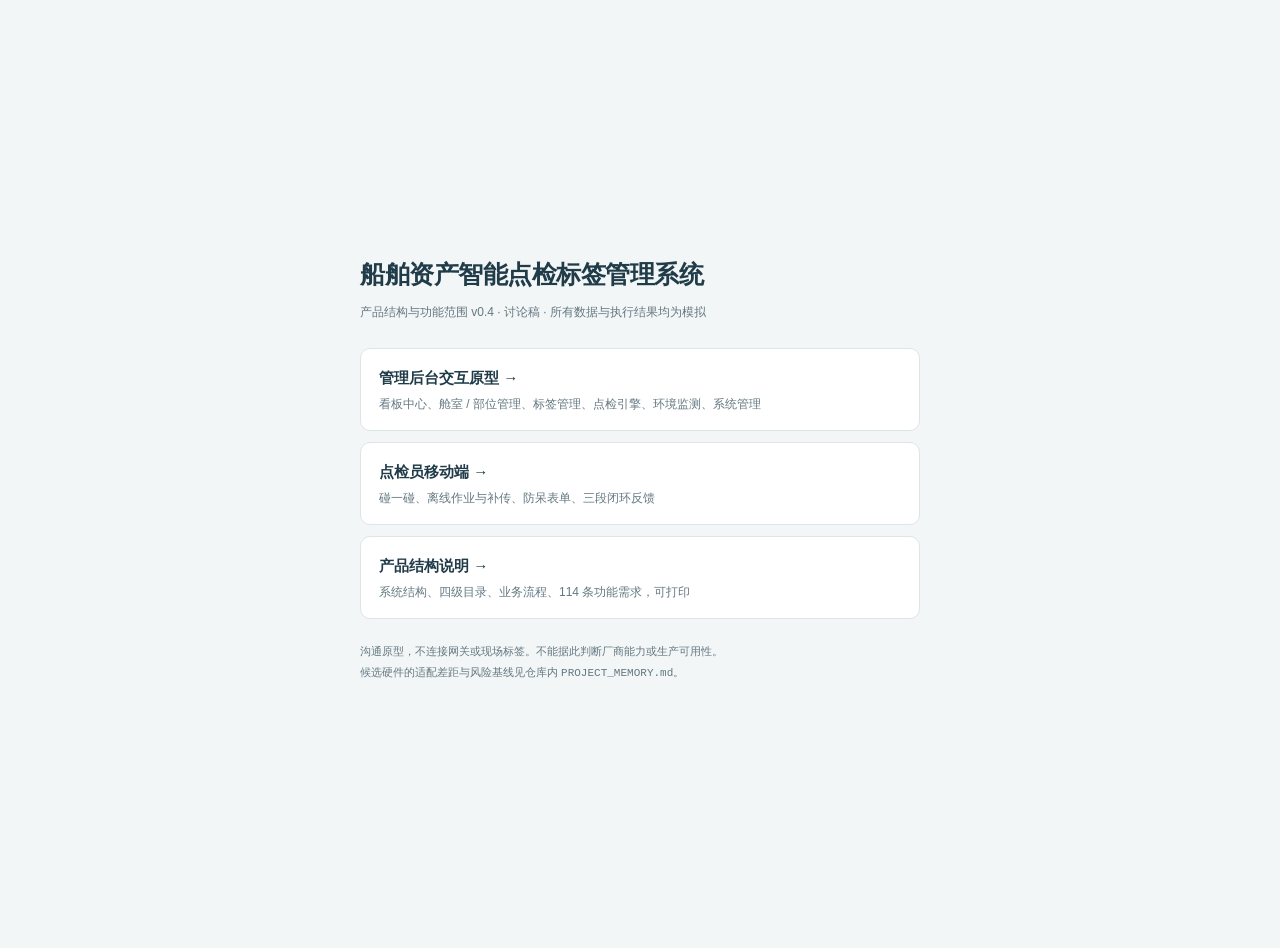
<file: index.html>
<!doctype html>
<html lang="zh-CN">
<head>
<meta charset="utf-8">
<meta name="viewport" content="width=device-width,initial-scale=1">
<title>船舶资产智能点检标签管理系统 · 原型入口</title>
<meta name="robots" content="noindex,nofollow">
<style>
body{margin:0;font:15px/1.7 "PingFang SC","Microsoft YaHei","Noto Sans CJK SC",sans-serif;background:#f3f6f7;color:#213c49;display:flex;min-height:100vh;align-items:center;justify-content:center;padding:24px}
main{max-width:560px;width:100%}
h1{font-size:25px;font-weight:640;letter-spacing:-.02em;margin:0 0 6px}
.sub{font-size:12px;color:#647881;margin:0 0 26px}
a.card{display:block;background:#fff;border:1px solid #dde5e6;border-radius:10px;padding:16px 18px;margin-bottom:11px;text-decoration:none;color:inherit}
a.card:hover{border-color:#9ebbb1;background:#f7fbf9}
a.card strong{display:block;font-size:15px;font-weight:600}
a.card span{display:block;font-size:12px;color:#647881;margin-top:3px}
p.note{font-size:11px;color:#647881;margin-top:22px;line-height:1.9}
</style>
</head>
<body>
<main>
<h1>船舶资产智能点检标签管理系统</h1>
<p class="sub">产品结构与功能范围 v0.4 · 讨论稿 · 所有数据与执行结果均为模拟</p>
<a class="card" href="prototype.html"><strong>管理后台交互原型 →</strong><span>看板中心、舱室 / 部位管理、标签管理、点检引擎、环境监测、系统管理</span></a>
<a class="card" href="mobile.html"><strong>点检员移动端 →</strong><span>碰一碰、离线作业与补传、防呆表单、三段闭环反馈</span></a>
<a class="card" href="product-structure.html"><strong>产品结构说明 →</strong><span>系统结构、四级目录、业务流程、114 条功能需求，可打印</span></a>
<p class="note">沟通原型，不连接网关或现场标签。不能据此判断厂商能力或生产可用性。<br>候选硬件的适配差距与风险基线见仓库内 <code>PROJECT_MEMORY.md</code>。</p>
</main>
</body>
</html>
</file>
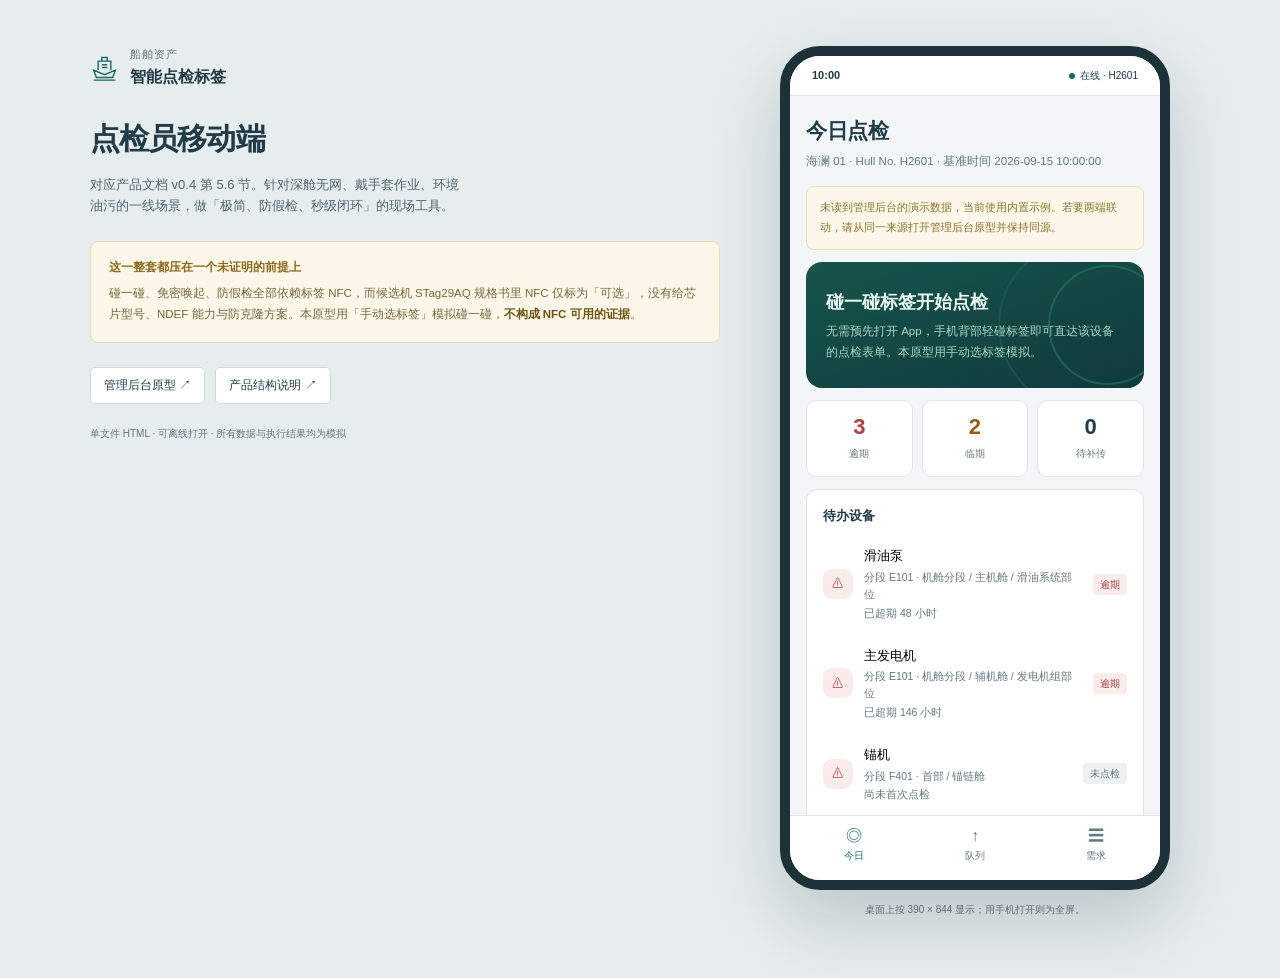
<file: mobile.html>
<!doctype html>
<html lang="zh-CN"><head><meta charset="UTF-8"><meta name="viewport" content="width=device-width, initial-scale=1, viewport-fit=cover"><title>点检员移动端 · 交互原型</title><style>:root{--ink:#213c49;--muted:#647881;--line:#dde5e6;--bg:#f3f6f7;--paper:#fff;--green:#126b60;--pale:#edf5f1;--amber:#945c11;--red:#ad4343;--font:"PingFang SC","Microsoft YaHei","Noto Sans CJK SC",sans-serif}
*{box-sizing:border-box}
body{margin:0;font:14px/1.6 var(--font);background:#e7ecee;color:var(--ink)}
button,input,select,textarea{font:inherit}button{cursor:pointer}a{color:inherit;text-decoration:none}
button:focus-visible,a:focus-visible,input:focus-visible,select:focus-visible,textarea:focus-visible{outline:3px solid #db963c;outline-offset:2px}
h1,h2,h3,p{margin:0}
.skip{position:fixed;top:-80px;left:10px;z-index:100;background:#fff;padding:12px}.skip:focus{top:5px}
.sr-only{position:absolute;width:1px;height:1px;overflow:hidden;clip:rect(0,0,0,0)}
/* ---- 桌面舞台 ---- */
.stage{display:grid;grid-template-columns:minmax(0,1fr) 430px;gap:40px;max-width:1160px;margin:0 auto;padding:46px 30px 60px;align-items:start}
.stage-side{position:sticky;top:46px}
.stage-brand{display:flex;gap:11px;align-items:center;font-size:11px;letter-spacing:.09em;color:var(--muted);margin-bottom:26px}
.stage-brand strong{display:block;font-size:16px;letter-spacing:0;color:var(--ink);font-weight:600}
.stage-brand svg{width:29px;height:35px;color:var(--green)}
.stage-side h1{font-size:30px;font-weight:640;letter-spacing:-.03em;margin-bottom:12px}
.stage-copy{font-size:13px;color:#4f6871;max-width:52ch}
.stage-warn{margin:24px 0;padding:16px 18px;background:#fdf6e9;border:1px solid #ecdcba;border-radius:8px}
.stage-warn strong{display:block;font-size:12px;color:#8a6a1c;margin-bottom:6px}
.stage-warn p{font-size:11.5px;line-height:1.85;color:#77673c}
.stage-warn b{color:#6d5411}
.stage-links{display:flex;gap:10px;flex-wrap:wrap}
.stage-links a{font-size:12px;border:1px solid #cddada;background:#fff;border-radius:5px;padding:8px 13px}
.stage-links a:hover{background:var(--pale);border-color:#9ebbb1}
.stage-foot{margin-top:22px;font-size:10px;color:var(--muted)}
/* ---- 手机 ---- */
.phone-wrap{display:flex;flex-direction:column;align-items:center;gap:12px}
.phone{width:390px;height:844px;background:var(--bg);border:10px solid #1d3138;border-radius:40px;overflow:hidden;display:flex;flex-direction:column;box-shadow:0 30px 70px #16323d33;position:relative}
.phone-top{height:40px;flex-shrink:0;display:flex;align-items:center;justify-content:space-between;padding:0 22px;font-size:11px;font-weight:600;background:var(--paper);border-bottom:1px solid var(--line)}
.phone-net{font-size:10px;font-weight:500;display:flex;align-items:center;gap:5px}
.phone-net i{width:6px;height:6px;border-radius:50%;background:var(--green);display:inline-block}
.phone-net.off{color:var(--amber)}.phone-net.off i{background:#c08a2a}
#screen{flex:1;overflow-y:auto;overflow-x:hidden;padding:18px 16px 24px;-webkit-overflow-scrolling:touch}
.phone-hint{font-size:10px;color:var(--muted)}
.tabbar{flex-shrink:0;display:flex;background:var(--paper);border-top:1px solid var(--line);padding:6px 4px 10px}
.tabbar button{flex:1;border:0;background:none;color:var(--muted);font-size:10px;padding:6px 2px;display:flex;flex-direction:column;align-items:center;gap:4px;border-radius:7px}
.tabbar button strong{font-size:16px;line-height:1;font-weight:400}
.tabbar button.active{color:var(--green)}
.tabbar button .dot{position:absolute;margin:-4px 0 0 16px;width:7px;height:7px;border-radius:50%;background:var(--red)}
/* ---- 通用 ---- */
.screen-head{margin-bottom:16px}
.screen-head h2{font-size:21px;font-weight:640;letter-spacing:-.02em}
.screen-head p{font-size:11.5px;color:var(--muted);margin-top:4px}
.card{background:var(--paper);border:1px solid var(--line);border-radius:11px;padding:16px;margin-bottom:12px}
.card h3{font-size:13px;font-weight:600;margin-bottom:8px}
.card p{font-size:11.5px;color:#54707a;line-height:1.8}
.pill{display:inline-block;border-radius:4px;padding:2px 7px;background:var(--pale);color:var(--green);font-size:10px;line-height:1.7;white-space:nowrap}
.pill.warn{background:#fcf2dc;color:var(--amber)}.pill.bad{background:#faeceb;color:#a84040}
.pill.neutral{background:#edf1f4;color:#687b86}.pill.blue{background:#eaf2fa;color:#366d9b}
.btn{display:block;width:100%;border:1px solid #cddada;background:#fff;color:var(--ink);padding:13px;border-radius:9px;font-size:14px;text-align:center;line-height:1.4}
.btn.primary{background:var(--green);border-color:var(--green);color:#f3fbf6;font-weight:500}
.btn.danger{color:var(--red);border-color:#e2baba}
.btn+.btn{margin-top:9px}
.btn:disabled{opacity:.45}
.btn-row{display:flex;gap:9px}.btn-row .btn{margin-top:0}
.nfc{background:linear-gradient(160deg,#17544c,#0f3b3a);color:#eafaf3;border:0;border-radius:16px;padding:26px 20px;width:100%;text-align:left;margin-bottom:12px;position:relative;overflow:hidden}
.nfc strong{display:block;font-size:18px;font-weight:600;margin-bottom:5px}
.nfc span{font-size:11.5px;color:#a9d8c9;line-height:1.75;display:block}
.nfc .wave{position:absolute;right:-24px;top:50%;transform:translateY(-50%);width:120px;height:120px;border-radius:50%;border:2px solid #2d7a68;opacity:.55}
.nfc .wave.w2{width:170px;height:170px;opacity:.3}
.row{display:flex;align-items:center;gap:11px;padding:12px 0;border-bottom:1px solid var(--line)}
.row:last-child{border-bottom:0}
.row-main{flex:1;min-width:0}
.row-main strong{display:block;font-size:13px;font-weight:550}
.row-main small{display:block;font-size:10.5px;color:var(--muted);margin-top:2px;line-height:1.6}
.mark{width:30px;height:30px;border-radius:9px;display:flex;align-items:center;justify-content:center;font-size:12px;flex-shrink:0;background:var(--pale);color:var(--green)}
.mark.warn{background:#fcf2dc;color:var(--amber)}.mark.bad{background:#faeceb;color:var(--red)}
.stat-row{display:grid;grid-template-columns:repeat(3,1fr);gap:9px;margin-bottom:12px}
.stat-box{background:var(--paper);border:1px solid var(--line);border-radius:10px;padding:12px 10px;text-align:center}
.stat-box strong{display:block;font-size:22px;font-weight:600;line-height:1.3}
.stat-box span{font-size:10px;color:var(--muted)}
.stat-box.bad strong{color:var(--red)}.stat-box.warn strong{color:var(--amber)}
.field{display:block;margin-bottom:14px}
.field span{display:block;font-size:11.5px;color:var(--muted);margin-bottom:6px}
.field input,.field textarea,.field select{width:100%;border:1px solid #ccd8db;border-radius:8px;padding:11px;background:#fff;color:var(--ink)}
.field textarea{resize:vertical;min-height:76px}
.check{display:flex;align-items:flex-start;gap:10px;padding:11px 0;border-bottom:1px solid var(--line);font-size:13px}
.check:last-of-type{border-bottom:0}
.check input{width:19px;height:19px;accent-color:var(--green);margin-top:1px;flex-shrink:0}
.check .ck-main{flex:1}
.check .ck-bad{border:1px solid #e2baba;background:#fff;color:var(--red);border-radius:6px;font-size:10px;padding:3px 8px}
.check .ck-bad.on{background:var(--red);color:#fff;border-color:var(--red)}
.hint{background:#edf4f6;border:1px solid #d8e5e9;border-radius:8px;padding:11px 13px;font-size:11px;color:#54727e;line-height:1.8;margin-bottom:12px}
.hint.warn{background:#fcf7e9;border-color:#eadebc;color:#8c712b}
.hint.bad{background:#faeeed;border-color:#e6c9c7;color:#8f4040}
.photo{border:1px dashed #c3d1d4;border-radius:9px;padding:18px;text-align:center;font-size:11.5px;color:var(--muted);background:#fbfcfc}
.photo.on{border-style:solid;border-color:var(--green);background:var(--pale);color:var(--green)}
.eink{background:#faf9f2;color:#182227;border:1px solid #d5d9d3;border-radius:4px;padding:11px;height:118px;position:relative;overflow:hidden;transition:background .25s}
.eink .top{font-size:9.5px;border-bottom:2px solid #202020;padding-bottom:4px;display:flex;justify-content:space-between}
.eink .nm{font-size:17px;font-weight:650;margin-top:6px;line-height:1.35}
.eink .sub{font-size:9.5px;margin-top:3px;color:#40535c}
.eink .btm{font-size:9px;position:absolute;left:11px;right:11px;bottom:9px;display:flex;justify-content:space-between}
.eink.overdue{background:#fff}
.eink.overdue .bar{background:#b3241f;color:#fff;font-size:10px;font-weight:600;padding:3px 7px;margin:-11px -11px 7px;text-align:center}
.led{display:flex;align-items:center;gap:8px;font-size:11px;color:var(--muted);margin-top:10px}
.led i{width:11px;height:11px;border-radius:50%;background:#cfd8d8;display:inline-block}
.led i.green{background:#2f9e5f;box-shadow:0 0 9px #2f9e5f}
.led i.red{background:#c23b31;box-shadow:0 0 9px #c23b31;animation:blink .7s steps(1) infinite}
.led i.amber{background:#d59b2c;box-shadow:0 0 9px #d59b2c;animation:blink 1.6s steps(1) infinite}
@keyframes blink{50%{opacity:.25;box-shadow:none}}
.done-wrap{text-align:center;padding:14px 0 6px}
.done-ring{width:78px;height:78px;border-radius:50%;background:var(--pale);color:var(--green);display:flex;align-items:center;justify-content:center;font-size:34px;margin:0 auto 14px}
.chain{margin:14px 0 0;padding:0;list-style:none}
.chain li{display:flex;gap:11px;align-items:flex-start;padding:11px 0;border-bottom:1px solid var(--line);text-align:left}
.chain li:last-child{border-bottom:0}
.chain .st{width:20px;height:20px;border-radius:50%;flex-shrink:0;display:flex;align-items:center;justify-content:center;font-size:10px;background:#e9eef0;color:#8b9ca2;margin-top:1px}
.chain .st.ok{background:var(--pale);color:var(--green)}
.chain .st.wait{background:#fcf2dc;color:var(--amber)}
.chain strong{display:block;font-size:12.5px;font-weight:550}
.chain small{display:block;font-size:10.5px;color:var(--muted);margin-top:2px;line-height:1.6}
.req-item{padding:13px 0;border-bottom:1px solid var(--line)}
.req-item:last-child{border-bottom:0}
.req-item .no{font-size:9.5px;letter-spacing:.06em;color:var(--green)}
.req-item h3{font-size:12.5px;margin:3px 0 5px}
.req-item p{font-size:11px;line-height:1.8;color:#5b7078}
.tag{display:inline-block;font-size:9.5px;border:1px solid #c3d8ca;background:var(--pale);color:var(--green);padding:2px 6px;border-radius:3px;margin-top:8px}
.tag.plan{background:#f1f4f5;color:#7c8c94;border-color:#dde4e6}
.tag.dep{background:#faeceb;color:#a84040;border-color:#e6c9c7}
.empty{padding:34px 12px;text-align:center;color:var(--muted);font-size:12px}
.icon-btn{background:transparent;border:0;color:var(--muted);font-size:22px;line-height:1;padding:4px 8px}
.sheet{position:fixed;inset:0;background:#102f3a55;display:flex;align-items:flex-end;justify-content:center;z-index:60}
.sheet[hidden]{display:none}
[hidden]{display:none!important}
.sheet-panel{background:#fff;width:min(430px,100%);max-height:84vh;overflow:auto;border-radius:16px 16px 0 0;padding:0 18px 22px}
.sheet-head{position:sticky;top:0;background:#fff;display:flex;align-items:center;justify-content:space-between;padding:16px 0 12px;border-bottom:1px solid var(--line);margin-bottom:14px}
.sheet-head h2{font-size:16px}
#toast{position:fixed;bottom:26px;left:50%;transform:translate(-50%,14px);background:#193f38;color:#f2faf3;font-size:12px;padding:11px 18px;border-radius:7px;z-index:80;max-width:calc(100vw - 36px);opacity:0;pointer-events:none;transition:opacity .18s,transform .18s;text-align:center}
#toast.show{opacity:1;transform:translate(-50%,0)}
@media(prefers-reduced-motion:reduce){*{animation:none!important;transition:none!important}}
@media(max-width:1040px){.stage{grid-template-columns:1fr;gap:26px;padding:30px 20px 40px}.stage-side{position:static}.phone-wrap{align-items:stretch}.phone{width:100%;max-width:430px;margin:0 auto}}
@media(max-width:560px){body{background:var(--bg)}.stage{padding:0;gap:0}.stage-side{padding:22px 18px 4px}.stage-side h1{font-size:23px}.phone{width:100%;max-width:none;height:auto;min-height:74vh;border:0;border-radius:0;box-shadow:none}.phone-hint{display:none}.phone-wrap{gap:0}}
</style></head>
<body>
<a class="skip" href="#screen">跳到主要内容</a>
<div class="stage">
 <aside class="stage-side">
  <a class="stage-brand" href="prototype.html"><svg viewBox="0 0 32 32" fill="none" aria-hidden="true"><path d="M4 19l12 5 12-5-3 8H7L4 19zM9 19V9h14v10M13 9V5h6v4M4 30h24M13 13h6M13 16h6" stroke="currentColor" stroke-width="1.5"/></svg><span>船舶资产<strong>智能点检标签</strong></span></a>
  <h1>点检员移动端</h1>
  <p class="stage-copy">对应产品文档 v0.4 第 5.6 节。针对深舱无网、戴手套作业、环境油污的一线场景，做「极简、防假检、秒级闭环」的现场工具。</p>
  <div class="stage-warn"><strong>这一整套都压在一个未证明的前提上</strong><p>碰一碰、免密唤起、防假检全部依赖标签 NFC，而候选机 STag29AQ 规格书里 NFC 仅标为「可选」，没有给芯片型号、NDEF 能力与防克隆方案。本原型用「手动选标签」模拟碰一碰，<b>不构成 NFC 可用的证据</b>。</p></div>
  <div class="stage-links"><a href="prototype.html">管理后台原型 ↗</a><a href="product-structure.html">产品结构说明 ↗</a></div>
  <p class="stage-foot">单文件 HTML · 可离线打开 · 所有数据与执行结果均为模拟</p>
 </aside>
 <div class="phone-wrap">
  <div class="phone">
   <div class="phone-top"><span id="clock">09:41</span><span class="phone-net" id="netbar"></span></div>
   <main id="screen" tabindex="-1"></main>
   <nav class="tabbar" id="tabbar" aria-label="底部导航"></nav>
  </div>
  <p class="phone-hint">桌面上按 390 × 844 显示；用手机打开则为全屏。</p>
 </div>
</div>
<div id="sheet" class="sheet" hidden><div class="sheet-panel" role="dialog" aria-modal="true" aria-labelledby="sheet-title"><div class="sheet-head"><h2 id="sheet-title"></h2><button class="icon-btn" data-action="sheet-close" aria-label="关闭">×</button></div><div id="sheet-body"></div></div></div>
<div id="toast" role="status" aria-live="polite"></div>
<script>const DOC={"requirements": {"mobile/NFC 碰一碰唤起": {"title": "NFC 碰一碰唤起", "text": "需求：无需预先打开 App，手机背部轻碰标签，自动弹窗直达该设备点检表单 · 依赖：❌ 强依赖标签 NFC，当前为可选项", "section": "5.6 移动端", "no": 1}, "mobile/防假检机制": {"title": "防假检机制", "text": "需求：从物理层杜绝远程代打卡 · 依赖：❌ 需 NDEF Token 防克隆方案，未证明", "section": "5.6 移动端", "no": 2}, "mobile/离线作业": {"title": "离线作业", "text": "需求：碰一碰后从本地缓存调出表单，离线填报并拍照存证 · 依赖：⚠️ 需定义缓存范围、容量、有效期", "section": "5.6 移动端", "no": 3}, "mobile/自动补传": {"title": "自动补传", "text": "需求：走出到有 Wi-Fi/5G 区域后自动补传打卡流水 · 依赖：⚠️ 需定义幂等键、冲突规则、补传状态", "section": "5.6 移动端", "no": 4}, "mobile/标准化防呆表单": {"title": "标准化防呆表单", "text": "需求：按设备类型自动加载作业清单；异常项强制拍照并填写描述；支持预设故障标签快选 · 依赖：✅", "section": "5.6 移动端", "no": 5}, "mobile/即时物理闭环反馈": {"title": "即时物理闭环反馈", "text": "需求：提交成功瞬间调度现场标签：变回正常模板、截止日期后移、绿灯常亮 3 秒 · 依赖：⚠️ 弱网/离线下无法保证\"即时\"，须定义超时与最终一致性", "section": "5.6 移动端", "no": 6}, "mobile/一键故障报修": {"title": "一键故障报修", "text": "需求：勾选转报修工单，标记设备\"故障报修中\"，向维保班组长推送派工消息与现场照片 · 依赖：⚠️ 需定义工单状态机与通知通道", "section": "5.6 移动端", "no": 7}}, "status": {"mobile/NFC 碰一碰唤起": "dep", "mobile/防假检机制": "dep", "mobile/离线作业": "ok", "mobile/自动补传": "ok", "mobile/标准化防呆表单": "ok", "mobile/即时物理闭环反馈": "ok", "mobile/一键故障报修": "ok"}, "version": "v0.4"};
const $=s=>document.querySelector(s);
const esc=s=>String(s??'').replace(/[&<>"']/g,c=>({'&':'&amp;','<':'&lt;','>':'&gt;','"':'&quot;',"'":'&#39;'}[c]));
const uid=p=>p+'-'+Date.now().toString(36)+'-'+Math.random().toString(36).slice(2,6);

// ---- 两个独立缓存域 ----
// 业务数据与管理后台原型共用（同源部署时是同一份）；手机离线队列单独存，
// 因为「离线移动端」与「离线网关」本来就是两个互不相关的缓存域，不能混为一谈。
const STORE='ship-tag-prototype-v1', MSTORE='ship-tag-mobile-v1';
let db=null, mb={online:true,queue:[]}, storageOK=true;
function loadDB(){try{const v=JSON.parse(localStorage.getItem(STORE));if(v&&v.version===4)return v;}catch{}return null;}
function loadMB(){try{const v=JSON.parse(localStorage.getItem(MSTORE));if(v&&v.version===1)return v;}catch{}return {version:1,online:true,queue:[]};}
function persist(){try{localStorage.setItem(STORE,JSON.stringify(db));localStorage.setItem(MSTORE,JSON.stringify(mb));}catch{storageOK=false;}}

// 管理后台没跑过时用的最小示例数据，字段与 v4 结构一致。
const fallback=()=>({version:4,demoNow:'2026-09-15 10:00:00',ship:{name:'海澜 01',code:'H2601'},
 dirs:[{id:'d1',name:'分段 E101 · 机舱分段',parent:'root'},{id:'d2',name:'主机舱',parent:'d1'},{id:'d3',name:'燃油供给部位',parent:'d2'},{id:'d4',name:'滑油系统部位',parent:'d2'},{id:'d5',name:'辅机舱',parent:'d1'},{id:'d6',name:'发电机组部位',parent:'d5'},{id:'d7',name:'分段 H201 · 货舱双层底',parent:'root'},{id:'d8',name:'双层底舱室',parent:'d7'},{id:'d9',name:'压载系统部位',parent:'d8'},{id:'d10',name:'分段 L301 · 上层建筑',parent:'root'},{id:'d11',name:'驾驶室',parent:'d10'},{id:'d12',name:'导航设备部位',parent:'d11'},{id:'d13',name:'配电间',parent:'d10'},{id:'d14',name:'分段 F401 · 首部',parent:'root'},{id:'d15',name:'锚链舱',parent:'d14'}],
 assets:[{id:'a1',code:'FO-001',name:'燃油输送泵 A',model:'CB-B40',dir:'d3',team:'轮机一组',owner:'张工',cycle:7,lastCheck:'2026-09-13 09:00:00',fault:false},
 {id:'a2',code:'FO-002',name:'燃油输送泵 B',model:'CB-B40',dir:'d3',team:'轮机一组',owner:'张工',cycle:7,lastCheck:'2026-09-08 20:00:00',fault:false},
 {id:'a3',code:'LO-001',name:'滑油泵',model:'ISW80',dir:'d4',team:'轮机二组',owner:'李工',cycle:7,lastCheck:'2026-09-06 10:00:00',fault:false},
 {id:'a4',code:'LO-002',name:'滑油滤器',model:'BR0.5',dir:'d4',team:'轮机二组',owner:'李工',cycle:30,lastCheck:'2026-09-01 09:00:00',fault:false},
 {id:'a5',code:'DG-001',name:'主发电机',model:'CCFJ120',dir:'d6',team:'电气组',owner:'陈工',cycle:30,lastCheck:'2026-08-10 08:00:00',fault:true},
 {id:'a6',code:'BW-001',name:'压载泵',model:'CLH150',dir:'d9',team:'轮机二组',owner:'李工',cycle:7,lastCheck:'2026-09-14 16:00:00',fault:false},
 {id:'a7',code:'NV-001',name:'导航雷达',model:'JMA-5312',dir:'d12',team:'电气组',owner:'陈工',cycle:30,lastCheck:'2026-09-14 11:00:00',fault:false},
 {id:'a8',code:'EL-001',name:'主配电柜',model:'MNS',dir:'d13',team:'电气组',owner:'陈工',cycle:7,lastCheck:'2026-09-09 02:00:00',fault:false},
 {id:'a9',code:'AN-001',name:'锚机',model:'YM-32',dir:'d15',team:'甲板组',owner:'王工',cycle:7,lastCheck:null,fault:false}],
 labels:[{id:'l1',mac:'C8:29:01:00:00:01',asset:'a1',online:true,battery:86,rssi:-56,version:1,published:1,last:'2026-09-15 09:40:02',state:'active'},
 {id:'l2',mac:'C8:29:01:00:00:02',asset:'a2',online:true,battery:72,rssi:-64,version:2,published:1,last:'2026-09-15 09:40:05',state:'active'},
 {id:'l3',mac:'C8:29:01:00:00:03',asset:'a3',online:false,battery:55,rssi:-89,version:2,published:1,last:'2026-09-13 17:12:40',state:'active'},
 {id:'l4',mac:'C8:29:01:00:00:04',asset:'a4',online:true,battery:12,rssi:-67,version:1,published:1,last:'2026-09-15 09:39:51',state:'active'},
 {id:'l5',mac:'C8:29:01:00:00:05',asset:'a5',online:true,battery:92,rssi:-60,version:1,published:1,last:'2026-09-15 09:40:10',state:'active'},
 {id:'l6',mac:'C8:29:01:00:00:06',asset:'a6',online:true,battery:65,rssi:-85,version:1,published:1,last:'2026-09-15 09:38:16',state:'active'},
 {id:'l7',mac:'C8:29:01:00:00:07',asset:'a7',online:true,battery:78,rssi:-63,version:1,published:1,last:'2026-09-15 09:40:12',state:'active'}],
 inspections:[],logs:[],settings:{low:20,weak:-80,offline:30,refresh:5,dueSoon:24}});

db=loadDB()||fallback(); mb=loadMB();
if(!db.inspections)db.inspections=[];
let usedFallback=!loadDB();

// ---- 派生：与管理后台同一套口径 ----
const HOUR=3600000,DAY=86400000;
const tms=t=>t?new Date(String(t).replace(/-/g,'/')).getTime():0;
const nowMs=()=>tms(db.demoNow);
const asset=id=>db.assets.find(a=>a.id===id);
const dir=id=>db.dirs.find(d=>d.id===id);
const labelFor=a=>db.labels.find(l=>l.asset===a?.id);
const path=id=>{const d=dir(id);return d?(d.parent==='root'?d.name:path(d.parent)+' / '+d.name):'Hull No. '+db.ship.code;};
const dueMs=a=>a.lastCheck?tms(a.lastCheck)+(a.cycle||30)*DAY:0;
const dueText=a=>a.lastCheck?new Date(dueMs(a)).toLocaleString('zh-CN',{hour12:false}):'—';
const checkState=a=>{if(!a.lastCheck)return 'never';const gap=dueMs(a)-nowMs();return gap<0?'overdue':gap<=db.settings.dueSoon*HOUR?'due':'normal';};
const overdueH=a=>Math.max(0,Math.round((nowMs()-dueMs(a))/HOUR));
const dueInH=a=>Math.round((dueMs(a)-nowMs())/HOUR);
const CHECK={normal:['正常',''],due:['临期','warn'],overdue:['逾期','bad'],never:['未点检','neutral']};
const pill=(t,k='')=>`<span class="pill ${k}">${esc(t)}</span>`;
const stateNote=a=>{const s=checkState(a);return s==='overdue'?'已超期 '+overdueH(a)+' 小时':s==='due'?'剩余 '+dueInH(a)+' 小时':s==='never'?'尚未首次点检':'截止 '+dueText(a);};
const queued=id=>mb.queue.some(q=>q.asset===id&&q.uploaded!==true);

// 按设备类型加载检查项：防呆表单的核心，避免用一张万能表单糊弄所有设备。
const LISTS=[[/泵/,['外观与铭牌完好','无异常渗漏','轴承温度正常','运转无异响','地脚螺栓紧固']],
 [/发电机/,['外观与铭牌完好','绝缘罩完好','冷却水位正常','无异常振动','接地线可靠']],
 [/雷达|导航|GPS/,['天线座无锈蚀','电缆接头密封','显示屏显示正常','固定螺栓紧固']],
 [/配电|电柜/,['柜门关闭良好','无异味与放电痕迹','指示灯正常','接地可靠']],
 [/锚机|绞|舵/,['刹车带磨损在范围内','液压系统无渗漏','链轮无裂纹','润滑到位']],
 [/滤器|滤/,['壳体无渗漏','压差在允许范围','密封圈完好']]];
const checklist=a=>(LISTS.find(([re])=>re.test(a.name))||[null,['外观完好','标识清晰','无异常声响','固定可靠']])[1];

// ---- 状态 ----
let view='home', current=null, form=null, doneRec=null, sheetOpen=false;
const toastEl=$('#toast');let toastTimer;
function toast(t){toastEl.textContent=t;toastEl.classList.add('show');clearTimeout(toastTimer);toastTimer=setTimeout(()=>toastEl.classList.remove('show'),2600);}
function go(v){view=v;render();$('#screen').scrollTop=0;}

// ================= 首页 =================
function home(){const mine=db.assets;
 const ov=mine.filter(a=>['overdue','never'].includes(checkState(a))),due=mine.filter(a=>checkState(a)==='due');
 const pend=mb.queue.filter(q=>!q.uploaded);
 const list=[...ov,...due].map(a=>{const st=checkState(a),q=queued(a.id);
  return `<button class="row" data-act="open" data-id="${a.id}" style="width:100%;border:0;background:none;text-align:left">
   <span class="mark ${st==='due'?'warn':'bad'}">${st==='due'?'!':'⚠'}</span>
   <span class="row-main"><strong>${esc(a.name)}</strong><small>${esc(path(a.dir))}</small><small>${esc(stateNote(a))}</small></span>
   ${q?pill('待补传','warn'):pill(CHECK[st][0],CHECK[st][1])}</button>`;}).join('');
 return `<div class="screen-head"><h2>今日点检</h2><p>${esc(db.ship.name)} · Hull No. ${esc(db.ship.code)} · 基准时间 ${esc(db.demoNow)}</p></div>
 ${usedFallback?`<div class="hint warn">未读到管理后台的演示数据，当前使用内置示例。若要两端联动，请从同一来源打开管理后台原型并保持同源。</div>`:''}
 ${!mb.online?`<div class="hint warn"><strong>当前处于离线模式</strong><br>深舱、双层底通常完全无网络覆盖。此时点检照常进行，记录先存在手机本地，走到有信号处再自动补传。</div>`:''}
 <button class="nfc" data-act="tap"><span class="wave"></span><span class="wave w2"></span>
  <strong>碰一碰标签开始点检</strong>
  <span>无需预先打开 App，手机背部轻碰标签即可直达该设备的点检表单。本原型用手动选标签模拟。</span></button>
 <div class="stat-row">
  <div class="stat-box bad"><strong>${ov.length}</strong><span>逾期</span></div>
  <div class="stat-box warn"><strong>${due.length}</strong><span>临期</span></div>
  <div class="stat-box"><strong>${pend.length}</strong><span>待补传</span></div></div>
 ${pend.length?`<button class="btn" data-act="queue" style="margin-bottom:12px">查看 ${pend.length} 条待补传记录 →</button>`:''}
 <div class="card"><h3>待办设备</h3>${list||'<p class="empty">当前没有逾期或临期设备</p>'}</div>
 <div class="card"><h3>防假检：这套机制成不成立</h3>
  <ul class="chain">
   <li><span class="st wait">?</span><div><strong>NFC 近场证明「人在设备旁」</strong><small>候选机 NFC 仅为可选项，未给芯片型号与防克隆方案 —— <b>未落实</b></small></div></li>
   <li><span class="st ok">✓</span><div><strong>登录身份 + 提交时间</strong><small>可由边缘服务记录，本原型模拟</small></div></li>
   <li><span class="st ok">✓</span><div><strong>异常项强制拍照存证</strong><small>表单已实现强制校验</small></div></li>
   <li><span class="st wait">?</span><div><strong>防重放 / 防克隆凭证</strong><small>普通 NDEF URL 不足以防复制，需动态凭证方案 —— 未证明</small></div></li></ul>
  <p style="margin-top:10px">只有第一条和第四条落实，「必须到现场」才真正成立。仅靠登录与时间，仍无法排除远程代打卡。</p></div>`;}

// ================= 碰一碰：选标签 =================
function tapSheet(){const rows=db.labels.filter(l=>l.asset).map(l=>{const a=asset(l.asset),st=checkState(a);
 return `<button class="row" data-act="open" data-id="${a.id}" style="width:100%;border:0;background:none;text-align:left">
  <span class="mark ${st==='overdue'||st==='never'?'bad':st==='due'?'warn':''}">◎</span>
  <span class="row-main"><strong>${esc(a.name)}</strong><small>${esc(l.mac)} · ${esc(path(a.dir))}</small></span>
  ${pill(CHECK[st][0],CHECK[st][1])}</button>`;}).join('');
 sheet('模拟碰一碰',`<div class="hint bad"><strong>这一步在真机上是碰标签，不是点列表。</strong><br>NFC 免密唤起要求标签内置 NFC Forum Type 2 芯片并预写设备身份，而候选机 STag29AQ 的 NFC 是可选项。此处列出标签仅为演示后续流程。</div>${rows}`);}

// ================= 点检表单 =================
function formView(){const a=current,l=labelFor(a),items=checklist(a);
 if(!form)form={results:items.map(()=>'ok'),note:'',photo:false,user:'张工',fault:false};
 const bad=form.results.some(r=>r==='bad');
 return `<div class="screen-head"><h2>${esc(a.name)}</h2><p>${esc(a.code)} · ${esc(a.model)} · ${esc(path(a.dir))}</p></div>
 <div class="card"><div class="row" style="padding-top:0">
   <span class="row-main"><strong>当前状态</strong><small>${esc(stateNote(a))}</small></span>${pill(CHECK[checkState(a)][0],CHECK[checkState(a)][1])}</div>
  <div class="row"><span class="row-main"><strong>责任班组 / 周期</strong><small>${esc(a.team)} · 每 ${a.cycle} 天</small></span></div>
  <div class="row"><span class="row-main"><strong>关联标签</strong><small>${l?esc(l.mac):'未绑定'}</small></span>${l?pill(l.online?'在线':'离线',l.online?'':'neutral'):pill('未绑定','neutral')}</div></div>
 <div class="card"><h3>检查项 · 按设备类型加载</h3>
  ${items.map((t,i)=>`<label class="check"><input type="checkbox" data-ck="${i}" ${form.results[i]==='ok'?'checked':''}>
   <span class="ck-main">${esc(t)}</span>
   <button type="button" class="ck-bad ${form.results[i]==='bad'?'on':''}" data-act="mark-bad" data-id="${i}">异常</button></label>`).join('')}</div>
 ${bad?`<div class="card"><h3>异常存证 <span class="pill bad">必填</span></h3>
  <label class="field"><span>异常描述</span><textarea data-fld="note" placeholder="简要描述异常现象、位置与初步判断">${esc(form.note)}</textarea></label>
  <div class="photo ${form.photo?'on':''}" data-act="photo" role="button" tabindex="0">${form.photo?'✓ 已拍照存证（模拟）':'＋ 点击模拟拍照存证'}</div>
  <label class="check" style="margin-top:12px"><input type="checkbox" data-fld="fault" ${form.fault?'checked':''}><span class="ck-main">转报修工单，并推送维保班组长</span></label></div>`:''}
 <label class="field"><span>执行人</span><input data-fld="user" value="${esc(form.user)}"></label>
 <div class="hint">${mb.online?'当前在线：提交后直接上报边缘服务，并尝试调度标签刷屏。':'当前离线：提交后先存在手机本地，回到有信号处再补传。'}</div>
 <button class="btn primary" data-act="submit">提交点检</button>
 <button class="btn" data-act="home">返回</button>`;}

// ================= 提交 =================
function submitForm(){const a=current,items=checklist(a);
 const bad=form.results.some(r=>r==='bad');
 if(bad&&!form.note.trim())return toast('异常项必须填写描述');
 if(bad&&!form.photo)return toast('异常项必须拍照存证');
 if(!form.user.trim())return toast('请填写执行人');
 const rec={id:uid('q'),asset:a.id,user:form.user.trim(),time:db.demoNow,
  result:bad?'abnormal':'normal',note:form.note.trim(),photo:form.photo,fault:form.fault,
  items:items.map((t,i)=>({t,ok:form.results[i]==='ok'})),
  savedLocal:true,uploaded:false,screen:null};
 mb.queue.unshift(rec);
 if(mb.online)upload(rec);
 persist();doneRec=rec;form=null;go('done');}

// 补传：把手机本地记录写入业务数据。三个状态必须分开，
// 「手机已保存」不等于「边缘服务已接收」，更不等于「标签已刷新」。
function upload(rec){const a=asset(rec.asset);if(!a)return;
 db.inspections.unshift({id:uid('ins'),asset:rec.asset,user:rec.user,time:rec.time,result:rec.result,note:rec.note,photo:rec.photo});
 a.lastCheck=rec.time;
 if(rec.fault)a.fault=true;
 const l=labelFor(a);
 if(l){l.version++;                       // 倒计时变了 → 标签内容待更新
  if(l.online){l.published=l.version;rec.screen='refreshed';} // 在线才谈得上刷屏成功
  else rec.screen='pending';}
 else rec.screen='nolabel';
 rec.uploaded=true;rec.uploadTime=db.demoNow;
 (db.logs=db.logs||[]).unshift({time:db.demoNow,action:'移动端点检补传',detail:a.name+' · '+(rec.result==='abnormal'?'异常':'正常')});
 persist();}

function doneView(){const r=doneRec,a=asset(r.asset),l=labelFor(a);
 const refreshed=r.screen==='refreshed';
 return `<div class="done-wrap"><div class="done-ring">${r.uploaded?'✓':'⏱'}</div>
  <h2 style="font-size:19px;font-weight:640">${r.uploaded?'点检已完成':'已存到手机本地'}</h2>
  <p style="font-size:11.5px;color:var(--muted);margin-top:5px">${esc(a.name)} · ${esc(r.time)}</p></div>
 <div class="card"><h3>标签现场反馈</h3>
  <div class="eink ${refreshed?'':'overdue'}">${refreshed?'':'<div class="bar">⚠ 逾期未检！已超期 '+overdueH(a)+' 小时</div>'}
   <div class="top"><span>设备资产</span><span>${esc(a.code)}</span></div>
   <div class="nm">${esc(a.name)}</div>
   <div class="sub">${refreshed?'下次点检 '+esc(dueText(a)):'内容待更新'}</div>
   <div class="btm"><span>${esc(dir(a.dir)?.name||'')}</span><span>${esc(a.team)}</span></div></div>
  <div class="led"><i class="${refreshed?'green':r.uploaded?'amber':''}"></i>
   ${refreshed?'绿灯常亮 3 秒 · 现场物理核销反馈':r.uploaded?'标签离线，点灯与刷屏指令待下发':'尚未上报，标签无任何变化'}</div></div>
 <div class="card"><h3>闭环状态 · 三段必须分开看</h3>
  <ul class="chain">
   <li><span class="st ok">✓</span><div><strong>手机本地已保存</strong><small>${esc(r.time)} · 断网也不会丢</small></div></li>
   <li><span class="st ${r.uploaded?'ok':'wait'}">${r.uploaded?'✓':'…'}</span><div><strong>边缘服务已接收</strong><small>${r.uploaded?esc(r.uploadTime)+' · 已写入点检流水':'等待恢复网络后自动补传'}</small></div></li>
   <li><span class="st ${refreshed?'ok':'wait'}">${refreshed?'✓':'…'}</span><div><strong>标签已刷新 / 已点灯</strong><small>${refreshed?'标签在线，刷屏回执已确认':l?'标签当前离线，已标记为待更新；恢复在线后需重新下发':'该设备未绑定标签'}</small></div></li></ul>
  <p style="margin-top:10px">${refreshed?'三段都完成，才叫一次真正闭环的点检。':'前面完成不代表后面完成 —— 「已提交」不等于现场那块屏已经变了。'}</p></div>
 ${r.fault?`<div class="hint bad"><strong>已转报修工单</strong><br>该设备标记为「故障报修中」，派工消息与现场照片已推送给维保班组长（模拟）。</div>`:''}
 <button class="btn primary" data-act="home">返回今日点检</button>`;}

// ================= 补传队列 =================
function queueView(){const q=mb.queue;
 const rows=q.map(r=>{const a=asset(r.asset);
  return `<div class="row"><span class="mark ${r.uploaded?'':'warn'}">${r.uploaded?'✓':'↑'}</span>
   <span class="row-main"><strong>${esc(a?.name||'已删除设备')}</strong>
    <small>${esc(r.time)} · ${esc(r.user)} · ${r.result==='abnormal'?'异常':'正常'}${r.photo?' · 已拍照':''}</small>
    <small>${r.uploaded?(r.screen==='refreshed'?'已上报 · 标签已刷新':r.screen==='pending'?'已上报 · 标签离线，待刷新':'已上报 · 未绑定标签'):'仅存于手机本地'}</small></span>
   ${r.uploaded?pill('已上报'):pill('待补传','warn')}</div>`;}).join('');
 const pend=q.filter(r=>!r.uploaded).length;
 return `<div class="screen-head"><h2>离线队列</h2><p>手机本地缓存 · 共 ${q.length} 条，其中 ${pend} 条待补传</p></div>
 <div class="hint">手机离线队列与网关离线缓存是<b>两个互不相关的缓存域</b>，各自有记录 ID、版本与补传状态，正式方案必须分别设计幂等键与冲突规则。</div>
 <div class="card"><div class="row" style="padding-top:0">
   <span class="row-main"><strong>网络状态</strong><small>${mb.online?'在线 · 提交后立即上报':'离线 · 提交先存本地'}</small></span>
   <button class="btn" style="width:auto;padding:8px 13px" data-act="net">${mb.online?'切到离线':'恢复网络'}</button></div></div>
 ${pend&&mb.online?`<button class="btn primary" data-act="flush" style="margin-bottom:12px">立即补传 ${pend} 条</button>`:''}
 <div class="card"><h3>记录</h3>${rows||'<p class="empty">暂无记录</p>'}</div>
 ${q.length?`<button class="btn" data-act="clearq">清空队列（仅清手机本地）</button>`:''}`;}

// ================= 需求对照 =================
function reqView(){const ids=Object.keys(DOC.requirements);
 return `<div class="screen-head"><h2>需求对照</h2><p>产品文档 ${esc(DOC.version)} / 5.6 移动端 · 共 ${ids.length} 条</p></div>
 <div class="hint warn">标「依赖未落实」的需求，原型可以走通界面流程，但真机上能否成立取决于标签 NFC 是否落实。</div>
 <div class="card">${ids.map(id=>{const r=DOC.requirements[id],s=DOC.status[id]||'plan';
  const tag=s==='ok'?'<span class="tag">原型可演示</span>':s==='dep'?'<span class="tag dep">依赖未落实</span>':'<span class="tag plan">原型未实现</span>';
  return `<div class="req-item"><span class="no">${esc(r.section)} · ${String(r.no).padStart(2,'0')}</span><h3>${esc(r.title)}</h3><p>${esc(r.text)}</p>${tag}</div>`;}).join('')}</div>
 <div class="card"><h3>本原型没做到的</h3><p>真实 NFC 唤起、真实拍照与图片上传、后台定时补传、工单状态机、与 MES/EAM 的对接。屏幕与 LED 的「变屏变灯」是界面模拟，不连接现场设备。</p></div>`;}

// ================= 渲染 =================
const TABS=[['home','今日','◎'],['queue','队列','↑'],['req','需求','☰']];
function render(){
 $('#netbar').className='phone-net'+(mb.online?'':' off');
 $('#netbar').innerHTML=`<i></i>${mb.online?'在线':'离线'} · ${esc(db.ship.code)}`;
 const pend=mb.queue.filter(r=>!r.uploaded).length;
 $('#tabbar').innerHTML=TABS.map(([v,n,ic])=>`<button data-act="tab" data-id="${v}" class="${view===v||(v==='home'&&['form','done'].includes(view))?'active':''}" ${view===v?'aria-current="page"':''}><strong>${ic}</strong>${n}${v==='queue'&&pend?'<span class="dot"></span>':''}</button>`).join('');
 $('#screen').innerHTML=view==='form'?formView():view==='done'?doneView():view==='queue'?queueView():view==='req'?reqView():home();
}

// ================= 事件 =================
function sheet(title,body){$('#sheet-title').textContent=title;$('#sheet-body').innerHTML=body;$('#sheet').hidden=false;sheetOpen=true;}
function closeSheet(){$('#sheet').hidden=true;sheetOpen=false;}
document.addEventListener('click',e=>{
 const el=e.target.closest('[data-act]');if(!el)return;
 const {act,id}=el.dataset;
 switch(act){
  case 'tab':closeSheet();go(id);break;
  case 'tap':tapSheet();break;
  case 'open':closeSheet();current=asset(id);form=null;go('form');break;
  case 'home':go('home');break;
  case 'queue':go('queue');break;
  case 'mark-bad':{const i=+id;form.results[i]=form.results[i]==='bad'?'ok':'bad';render();break;}
  case 'photo':form.photo=!form.photo;render();break;
  case 'submit':submitForm();break;
  case 'net':mb.online=!mb.online;if(mb.online){const n=mb.queue.filter(r=>!r.uploaded);n.forEach(upload);if(n.length)toast(`网络恢复，已自动补传 ${n.length} 条`);else toast('网络已恢复');}else toast('已切到离线模式');persist();render();break;
  case 'flush':{const n=mb.queue.filter(r=>!r.uploaded);n.forEach(upload);persist();render();toast(`已补传 ${n.length} 条`);break;}
  case 'clearq':mb.queue=[];persist();render();toast('已清空手机本地队列（不影响已上报的数据）');break;
  case 'sheet-close':closeSheet();break;
 }
});
document.addEventListener('change',e=>{
 const ck=e.target.dataset.ck, fld=e.target.dataset.fld;
 if(ck!==undefined&&form){form.results[+ck]=e.target.checked?'ok':'bad';render();}
 if(fld&&form){form[fld]=e.target.type==='checkbox'?e.target.checked:e.target.value;if(fld==='fault')render();}
});
document.addEventListener('input',e=>{const fld=e.target.dataset.fld;if(fld&&form&&e.target.type!=='checkbox')form[fld]=e.target.value;});
document.addEventListener('keydown',e=>{if(e.key==='Escape'&&sheetOpen)closeSheet();
 if(e.key==='Enter'&&e.target.classList?.contains('photo')){form.photo=!form.photo;render();}});
$('#sheet').addEventListener('click',e=>{if(e.target.id==='sheet')closeSheet();});
$('#clock').textContent=db.demoNow.slice(11,16);
render();
</script>
</body></html>
</file>
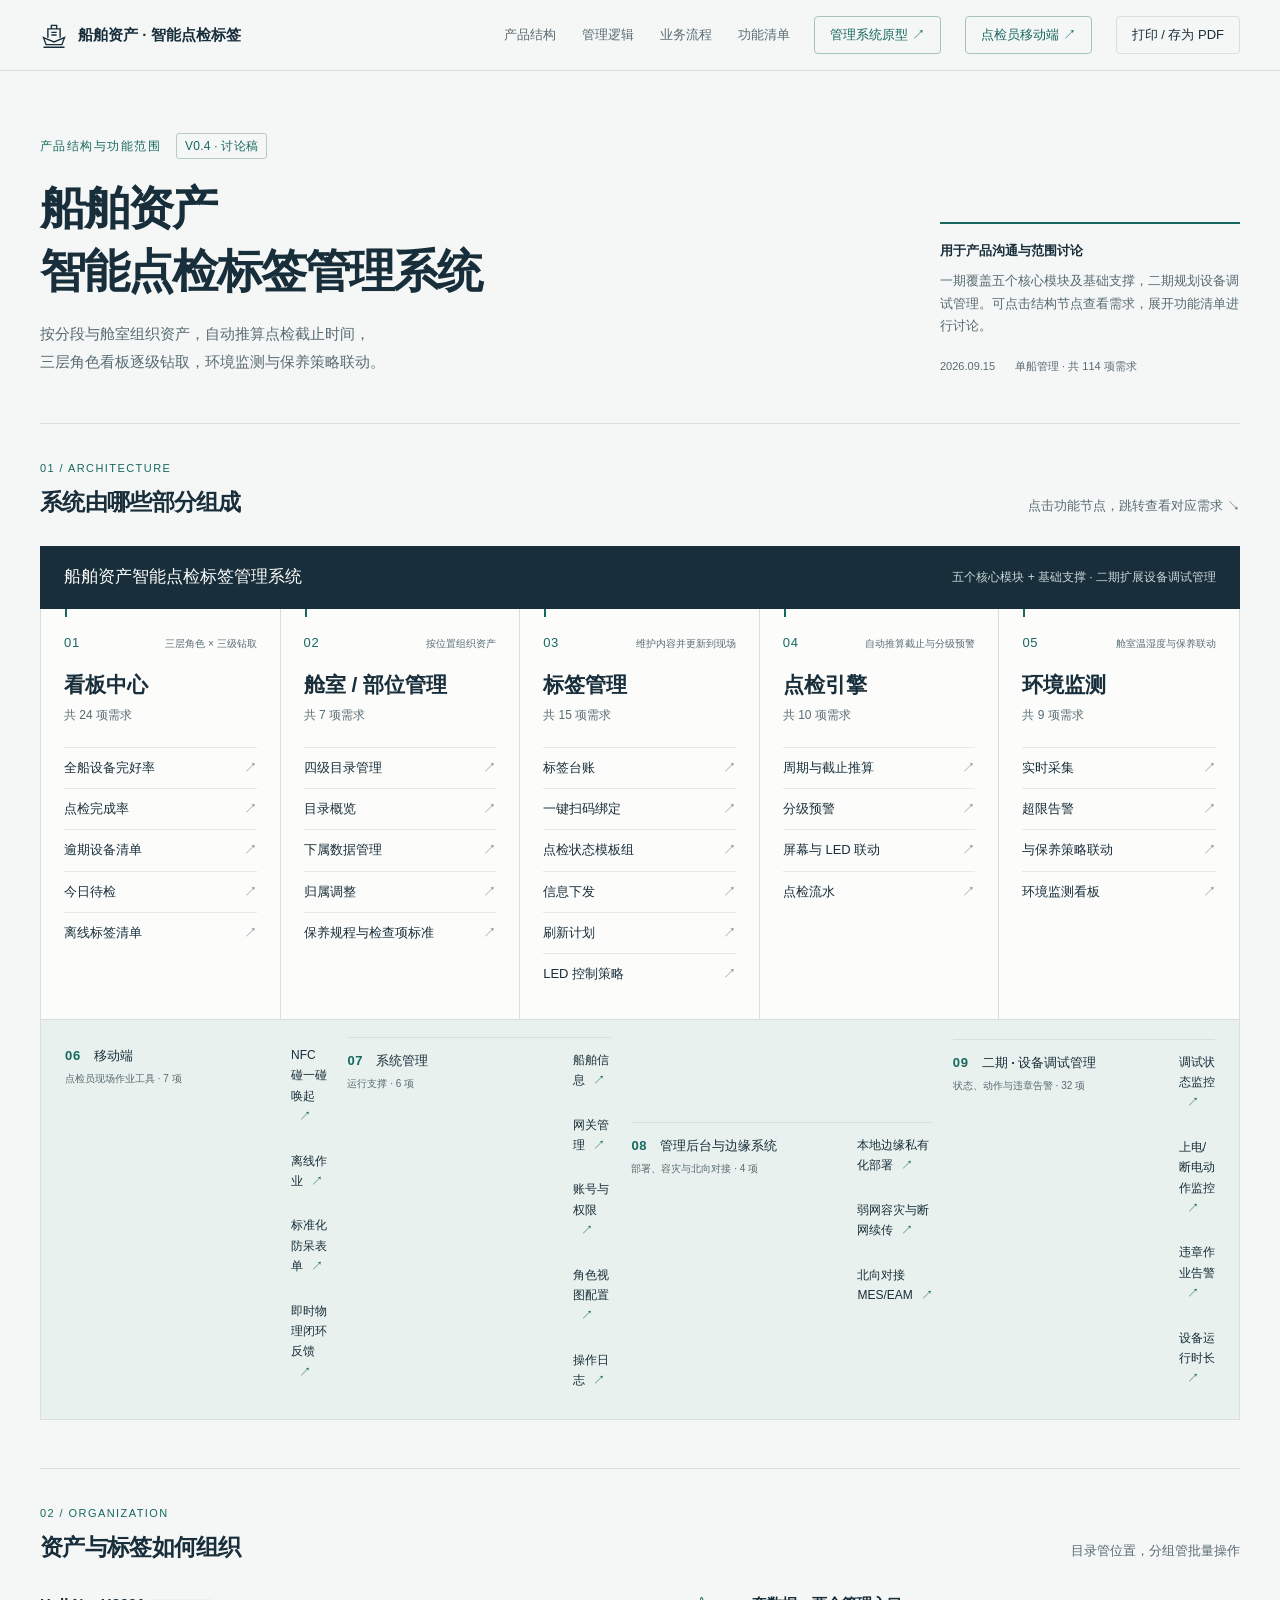
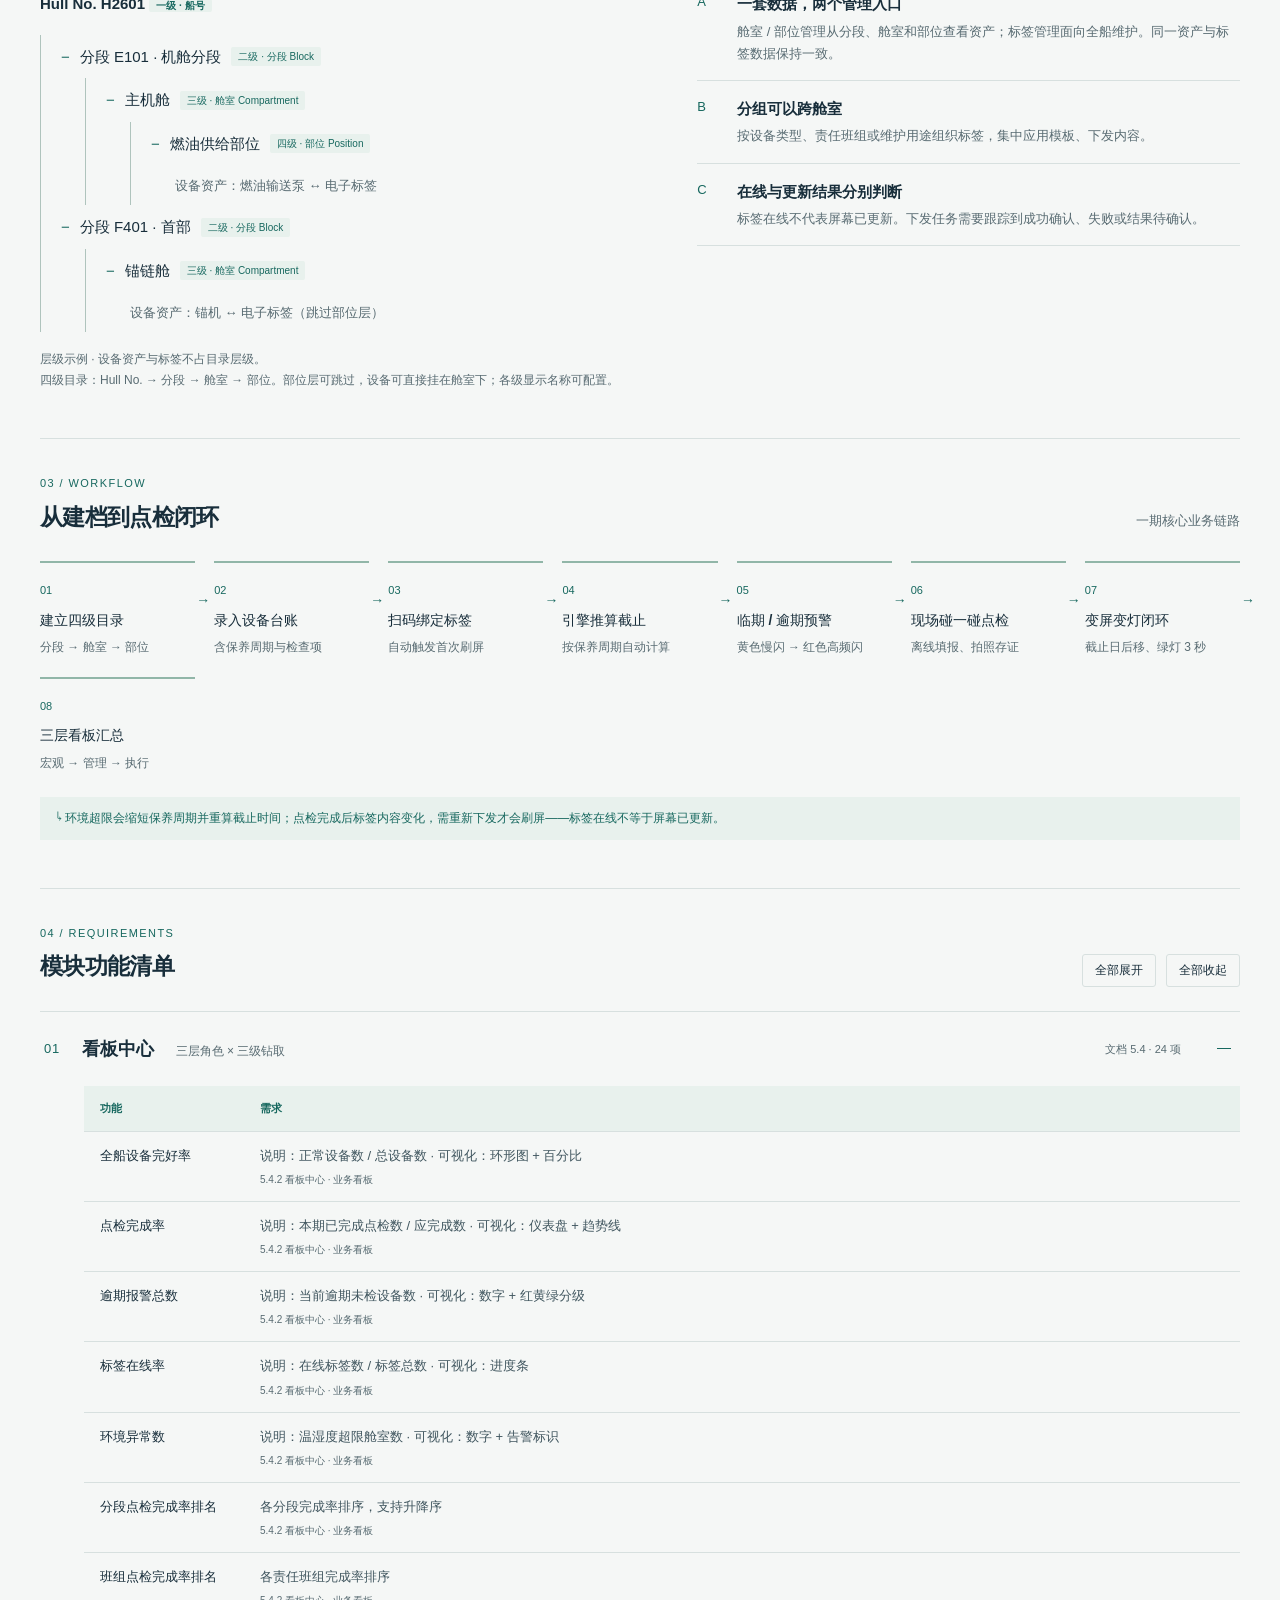
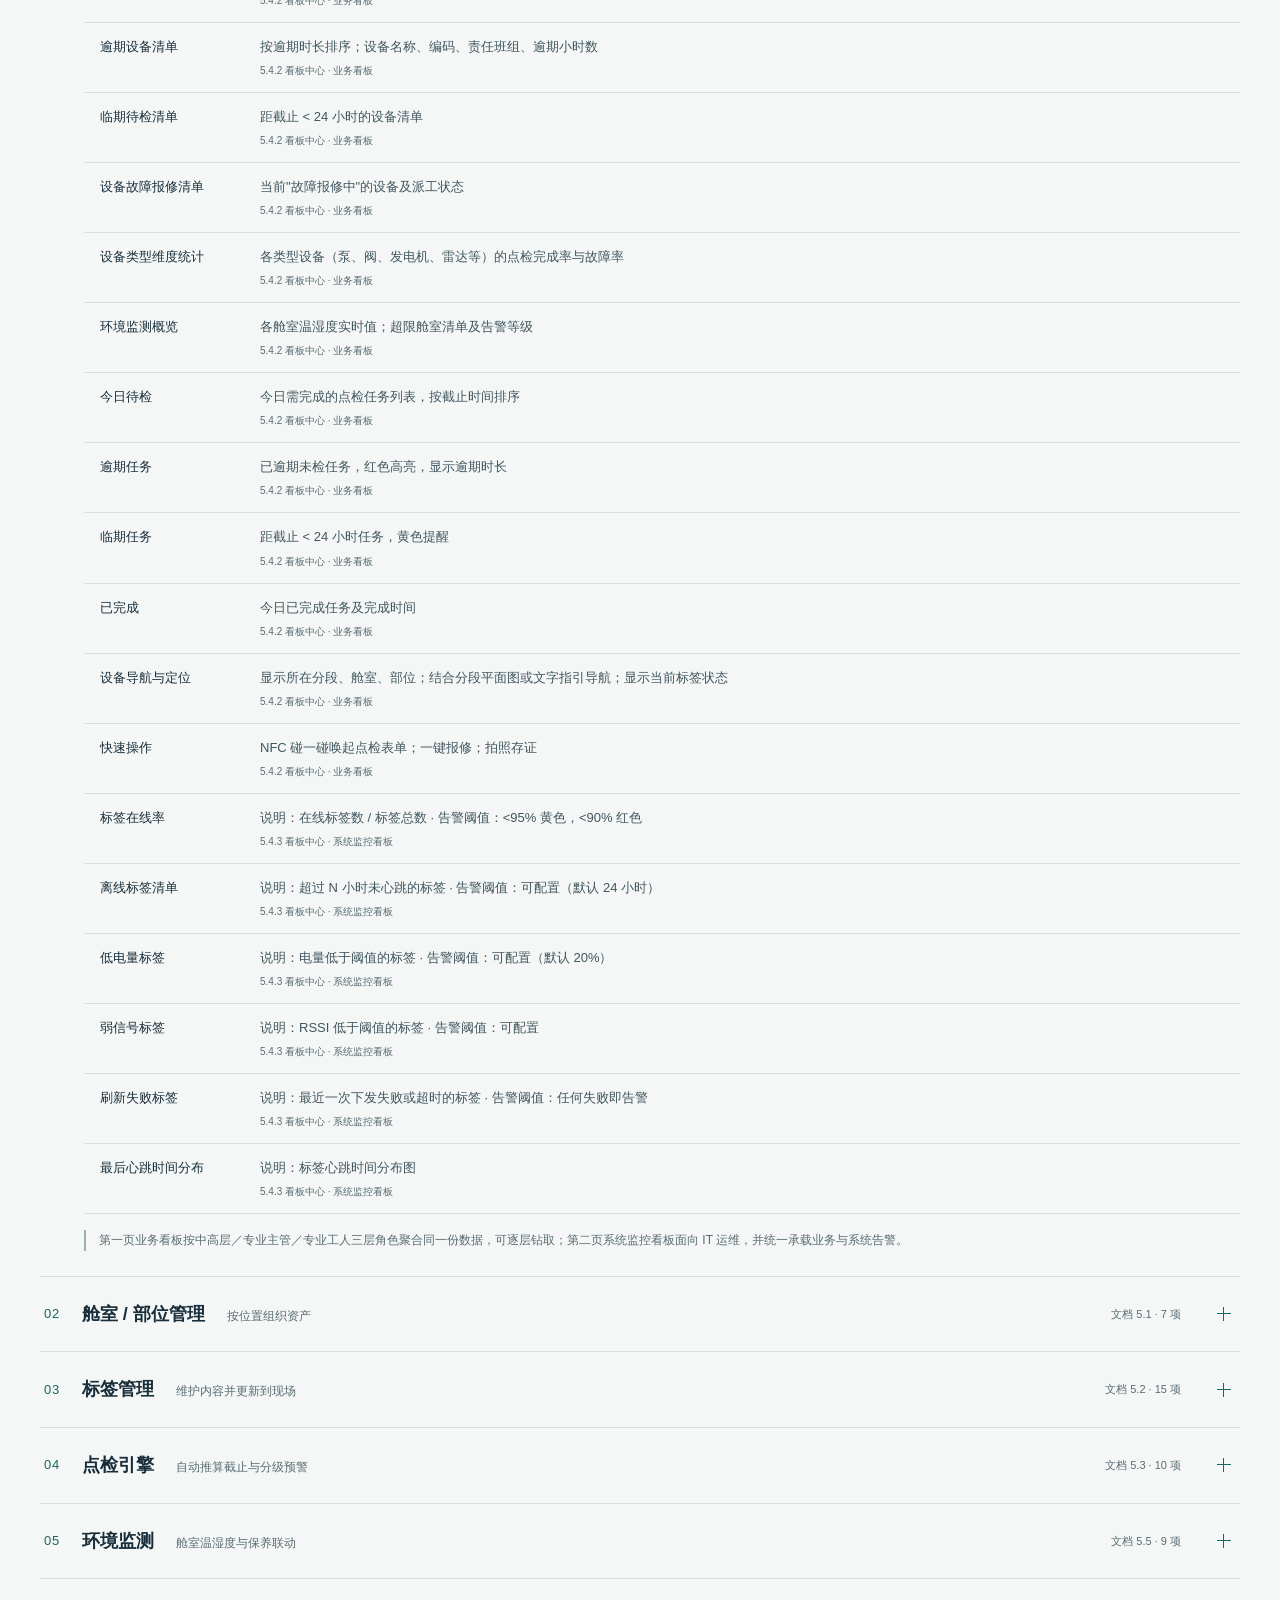
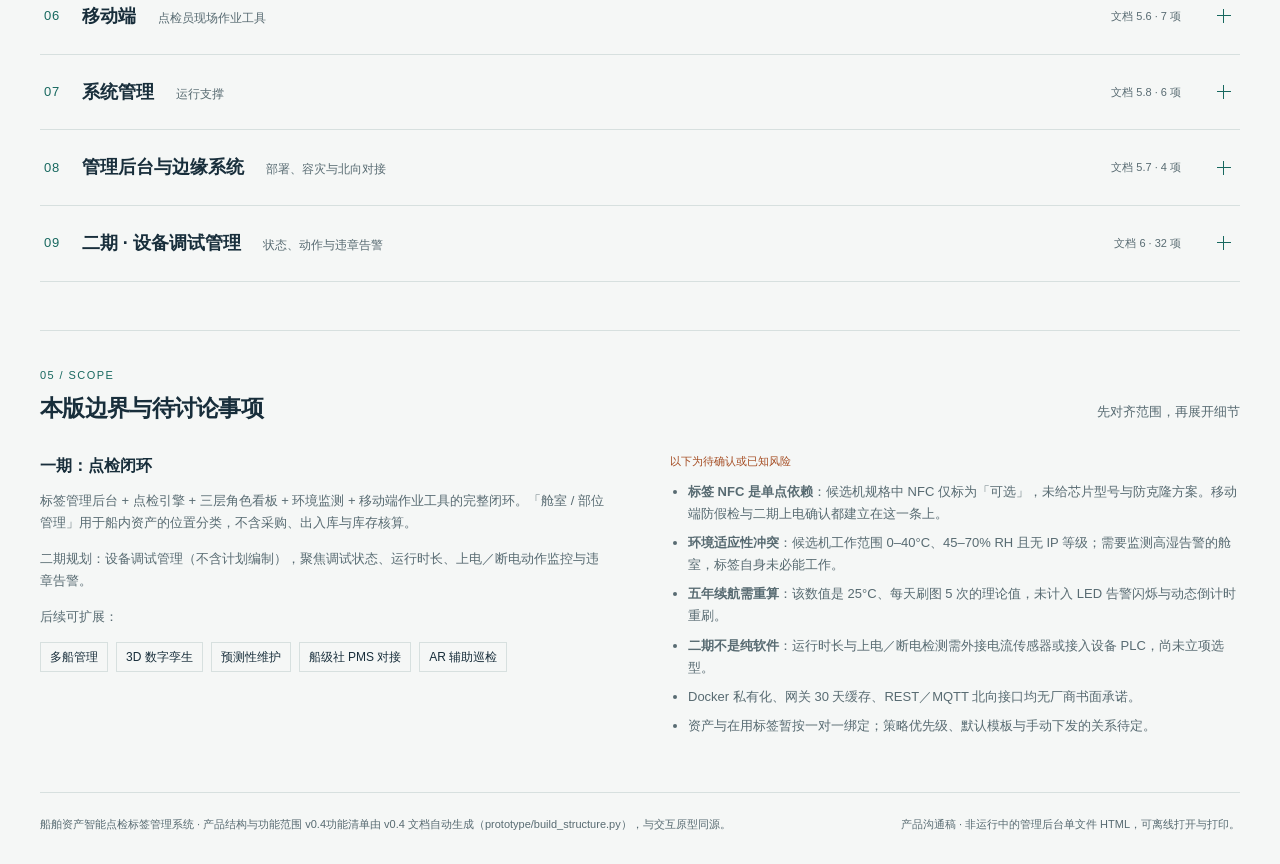
<file: product-structure.html>
<!doctype html>
<html lang="zh-CN">
<head><meta charset="utf-8"><meta name="viewport" content="width=device-width, initial-scale=1"><title>船舶资产智能点检标签管理系统 · 产品结构 v0.4</title>
<style>
:root{--paper:#f5f7f6;--surface:#fcfdfb;--ink:#182e3b;--muted:#586b72;--line:#d7e0df;--accent:#17685f;--tint:#e8f1ed;--orange:#a54d23;--sans:"PingFang SC","Microsoft YaHei","Noto Sans CJK SC",sans-serif}
*{box-sizing:border-box}html{scroll-behavior:smooth;scroll-padding-top:90px}body{margin:0;background:var(--paper);color:var(--ink);font-family:var(--sans);font-size:15px;line-height:1.7}a{color:inherit;text-decoration:none}button{font:inherit;cursor:pointer}a:focus-visible,button:focus-visible,summary:focus-visible{outline:3px solid var(--orange);outline-offset:5px}button:hover{background:var(--tint)}::selection{background:#c7ded4}header{position:sticky;top:0;z-index:10;background:var(--paper);border-bottom:1px solid var(--line)}.topbar{max-width:1400px;margin:auto;padding:16px 40px;display:flex;align-items:center;gap:24px}.brand{display:flex;align-items:center;gap:10px;font-weight:650;white-space:nowrap}.brand svg{width:28px;height:28px}.topbar nav{display:flex;gap:26px;margin-left:auto;font-size:13px;color:var(--muted)}nav a:hover{color:var(--accent)}.print{border:1px solid var(--line);background:transparent;padding:7px 15px;border-radius:4px;font-size:13px;color:var(--ink)}main{max-width:1320px;margin:auto;padding:0 40px}.hero{display:grid;grid-template-columns:1fr 300px;gap:60px;padding:62px 0 48px;align-items:end}.eyebrow{display:flex;gap:15px;align-items:center;color:var(--accent);font-size:12px;letter-spacing:.12em}.pill{letter-spacing:.02em;border:1px solid #b7cbc1;border-radius:3px;padding:2px 8px}h1{font-size:clamp(30px,3.6vw,48px);font-weight:650;line-height:1.35;letter-spacing:-.04em;margin:18px 0}h1 span{display:block}p{margin:0}.hero-copy{color:var(--muted);max-width:640px;line-height:1.85}.hero-aside{border-top:2px solid var(--accent);padding-top:16px}.hero-aside strong{font-size:13px;display:block;margin-bottom:8px}.hero-aside p{font-size:13px;color:var(--muted)}.meta{display:flex;gap:20px;font-size:11px;color:var(--muted);margin-top:20px}.section{padding:35px 0 48px;border-top:1px solid var(--line)}.section-head{display:flex;align-items:baseline;justify-content:space-between;gap:20px;margin-bottom:24px}.section-head h2{font-size:23px;letter-spacing:-.03em;margin:0;font-weight:650}.section-head p{font-size:13px;color:var(--muted)}.section-label{font-size:11px;color:var(--accent);letter-spacing:.13em;margin-bottom:5px}.root-node{display:flex;align-items:center;justify-content:space-between;background:var(--ink);color:var(--surface);padding:17px 24px}.root-node strong{font-size:17px;font-weight:550}.root-node span{font-size:12px;color:#c9d6d7}.map{display:grid;grid-template-columns:repeat(5,minmax(0,1fr));background:var(--surface);border:1px solid var(--line);border-top:0}.module{padding:23px 23px 25px;border-right:1px solid var(--line);position:relative}.module:last-child{border-right:0}.module:before{content:"";position:absolute;left:24px;top:0;height:8px;width:2px;background:var(--accent)}.module-top{display:flex;justify-content:space-between;gap:6px;align-items:center}.number{font-variant-numeric:tabular-nums;font-size:13px;color:var(--accent);letter-spacing:.05em}.small{font-size:10px;color:var(--muted)}h3{font-size:21px;margin:13px 0 2px;font-weight:600}.module p{font-size:12px;color:var(--muted);margin-bottom:22px}.module-links{display:grid;gap:0}.module-links a{display:flex;justify-content:space-between;gap:5px;font-size:13px;padding:9px 0;border-top:1px solid #e5eae7}.module-links a span{color:#798d8a}.module-links a:hover{color:var(--accent);background:var(--tint)}.support{display:flex;align-items:center;gap:20px;background:var(--tint);padding:17px 24px;border:1px solid var(--line);border-top:0;font-size:12px}.support strong{white-space:nowrap;font-size:14px;font-weight:550}.support .support-links{display:flex;flex-wrap:wrap;gap:24px;margin-left:auto}.support a span{padding-left:8px;color:var(--accent)}.legend{font-size:12px;color:var(--muted);margin-top:12px}.logic{display:grid;grid-template-columns:1.1fr 1fr;gap:60px}.tree{margin-top:18px}.tree details{margin-left:24px;border-left:1px solid #afc4bd;padding-left:20px}.tree>details{margin-left:0}.tree summary{cursor:pointer;padding:9px 0;list-style:none;display:flex;gap:10px;align-items:center}.tree summary:before{content:'−';font-size:15px;color:var(--accent)}.tree details:not([open])>summary:before{content:'+'}.level{font-size:10px;color:var(--accent);background:var(--tint);padding:1px 7px;border-radius:2px}.tree-root{font-weight:600;font-size:15px;margin-bottom:5px}.asset{padding:10px 0 8px 24px;font-size:13px;color:var(--muted)}.example{font-size:12px;color:var(--muted);margin-top:17px}.principle{border-bottom:1px solid var(--line);padding:15px 0;display:grid;grid-template-columns:30px 1fr;gap:10px}.principle:first-child{padding-top:0}.principle strong{font-size:15px;font-weight:600}.principle p{font-size:13px;color:var(--muted);margin-top:4px}.flow{display:grid;grid-template-columns:repeat(7,1fr);gap:19px;margin:0;padding:0;list-style:none}.flow li{position:relative;border-top:2px solid #91b6a8;padding-top:13px}.flow li:not(:last-child):after{content:'→';position:absolute;right:-15px;top:26px;color:var(--accent);font-size:14px}.flow .step{font-size:11px;color:var(--accent)}.flow strong{display:block;font-size:14px;font-weight:550;margin:7px 0 5px}.flow small{display:block;font-size:12px;color:var(--muted)}.loop{margin-top:24px;padding:11px 16px;background:var(--tint);font-size:12px;color:var(--accent)}.tools{display:flex;gap:10px}.tools button{border:1px solid var(--line);padding:5px 12px;background:transparent;border-radius:3px;font-size:12px;color:var(--ink)}.tools button:hover{background:var(--tint)}.spec{border-top:1px solid var(--line)}.spec:last-child{border-bottom:1px solid var(--line)}.spec>summary{list-style:none;cursor:pointer;display:flex;align-items:center;gap:22px;padding:22px 4px}.spec>summary:hover{background:#edf2ee}.spec summary::-webkit-details-marker,.tree summary::-webkit-details-marker{display:none}.spec-title{font-size:18px;font-weight:600}.spec-title small{font-size:12px;font-weight:400;color:var(--muted);margin-left:22px}.ref{font-size:11px;color:var(--muted);margin-left:auto}.plus{width:14px;height:14px;position:relative;flex-shrink:0;margin:0 5px 0 14px}.plus:before,.plus:after{content:'';position:absolute;background:var(--accent)}.plus:before{width:14px;height:1px;left:0;top:6px}.plus:after{height:14px;width:1px;left:6px;top:0}.spec[open] .plus:after{display:none}.spec-body{padding:0 0 25px 44px}table{border-collapse:collapse;width:100%;font-size:13px;text-align:left}thead{background:var(--tint);color:var(--accent);font-size:11px}th,td{padding:13px 16px;border-bottom:1px solid var(--line);vertical-align:top}tbody th{width:160px;font-weight:550;white-space:nowrap}td{color:#40565f}tr{scroll-margin-top:110px}tr:target{background:#fff1d5}.note{font-size:12px;color:var(--muted);margin:16px 0 0;padding-left:13px;border-left:2px solid #96b5a8}.scope{display:grid;grid-template-columns:1fr 1fr;gap:60px}.scope h3{font-size:16px;margin:0 0 10px}.scope p,.scope li{font-size:13px;color:var(--muted)}.scope ul{padding-left:18px;margin:0}.scope li{margin:7px 0}.tags{display:flex;flex-wrap:wrap;gap:8px;margin-top:14px}.tags span{font-size:12px;border:1px solid var(--line);padding:4px 9px}.scope-caption{font-size:11px!important;color:var(--orange)!important;margin-bottom:10px!important}footer{border-top:1px solid var(--line);padding:22px 0 30px;display:flex;justify-content:space-between;gap:20px;font-size:11px;color:var(--muted)}.sr-only{position:absolute;width:1px;height:1px;padding:0;overflow:hidden;clip:rect(0,0,0,0);white-space:nowrap;border:0}
@media(min-width:1500px){.hero{padding-top:80px}}@media(max-width:1240px){.map{grid-template-columns:repeat(3,minmax(0,1fr))}}
@media(max-width:1000px){main{padding:0 26px}.topbar{padding:14px 26px}.hero{grid-template-columns:1fr 240px;gap:30px}.map{grid-template-columns:repeat(2,1fr)}.module:nth-child(2){border-right:0}.module:nth-child(-n+2){border-bottom:1px solid var(--line)}.support{align-items:flex-start}.support .support-links{gap:10px 22px}.logic{gap:35px}.flow{grid-template-columns:repeat(4,1fr);row-gap:26px}.flow li:nth-child(4):after{display:none}.spec-title small{display:block;margin:3px 0 0}}
@media(max-width:640px){html{scroll-padding-top:70px}.topbar{padding:12px 18px;gap:10px}.topbar nav{display:none}.brand{font-size:13px}.brand svg{width:24px}.print{margin-left:auto;padding:6px 9px;font-size:11px}main{padding:0 20px}.hero{grid-template-columns:1fr;gap:25px;padding:34px 0}.hero-aside{padding-top:12px}.hero-aside p{max-width:100%}.meta{margin-top:12px}.eyebrow{font-size:10px}h1{font-size:32px}.hero-copy{font-size:13px}.section{padding:27px 0 34px}.section-head{align-items:flex-start;gap:10px}.section-head h2{font-size:21px}.section-head p{font-size:11px;max-width:130px}.root-node{padding:15px}.root-node strong{font-size:14px}.root-node span{font-size:10px}.module{padding:19px 14px}.module:before{left:15px}.module-top{display:block}.small{display:block;margin-top:4px}.module h3{font-size:19px}.module p{font-size:11px;min-height:37px;margin-bottom:12px}.module-links a{font-size:12px}.support{display:block;padding:15px}.support .support-links{margin-top:12px;gap:10px 20px}.logic,.scope{grid-template-columns:1fr;gap:28px}.flow{grid-template-columns:repeat(2,1fr);gap:20px}.flow li:nth-child(even):after{display:none}.flow strong{font-size:14px}.spec>summary{gap:12px;padding:18px 0}.spec-title{font-size:17px}.spec-title small{font-size:11px}.ref{display:none}.plus{margin-left:auto}.spec-body{padding-left:0}.tools{gap:5px}.tools button{padding:5px 8px;font-size:11px}th,td{padding:11px 9px;font-size:12px}tbody th{width:91px;white-space:normal}.tree details{margin-left:14px;padding-left:14px}.asset{padding-left:10px;font-size:12px}footer{display:block}footer span{display:block;margin-top:5px}}
@media(prefers-reduced-motion:reduce){html{scroll-behavior:auto}}
@media print{.section-label,.section-head{break-after:avoid}#logic,#scope{break-inside:avoid}.note{break-before:avoid}.module-top .small{margin-left:7px}tr:target{background:transparent}@page{size:A4;margin:14mm}html{scroll-behavior:auto}body{background:white;font-size:11px;color:#162d39;-webkit-print-color-adjust:exact;print-color-adjust:exact}header,.tools,.legend{display:none}main{padding:0;max-width:none}.hero{padding:0 0 20px;grid-template-columns:1fr 210px;gap:25px}h1{font-size:28px}.hero-copy{font-size:11px}.hero-aside p{font-size:10px}.section{padding:20px 0}.section-head{margin-bottom:15px}.section-head h2{font-size:19px}.map{grid-template-columns:repeat(3,1fr)}.module{padding:14px 10px}.module h3{font-size:16px}.module-top{display:block}.small{font-size:8px}.module p,.module-links a{font-size:9px}.module p{margin-bottom:10px}.module:nth-child(2){border-right:1px solid var(--line)}.module:nth-child(-n+2){border-bottom:0}.root-node{padding:12px}.support{padding:12px;font-size:9px;gap:12px}.support .support-links{gap:15px}.logic{gap:30px}.flow{grid-template-columns:repeat(7,1fr);gap:14px}.flow strong{font-size:11px}.flow small{font-size:9px}.flow li:nth-child(4):after{display:block}.spec>summary{padding:14px 0}.spec-title{font-size:16px}.spec-title small{display:inline;margin-left:15px;font-size:10px}.plus{display:none}.spec-body{padding-left:0}.spec::details-content{content-visibility:visible;display:block;height:auto}.spec>div{display:block!important}.spec{break-inside:auto}.spec>summary{break-after:avoid}thead{display:table-header-group}tr{break-inside:avoid}table,th,td{font-size:10px}th,td{padding:8px}tbody th{width:110px}.note{font-size:10px}.scope{gap:30px}.scope p,.scope li{font-size:11px}.scope,.logic,.flow,.map,.hero{break-inside:avoid}footer{font-size:9px}}

.cross-link{color:var(--accent);border-color:#a7c5b6;white-space:nowrap}.cross-link:hover{background:var(--tint)}
@media(max-width:640px){.topbar{flex-wrap:wrap}.topbar .brand{flex-basis:100%}.cross-link{margin-left:0}html{scroll-padding-top:110px}}
.support-row{display:flex;gap:16px;align-items:flex-start;padding:12px 0;border-top:1px solid var(--line)}.support-row:first-child{border-top:0;padding-top:0}.support-row strong{min-width:210px;font-size:13px}.support-row strong small{display:block;font-weight:400;color:var(--muted);font-size:10px;margin-top:3px}.spec-body td small.sec{display:block;color:var(--muted);font-size:10px;margin-top:4px}@media(max-width:640px){.support-row{flex-direction:column;gap:8px}.support-row strong{min-width:0}}
</style></head>
<body>
<header><div class="topbar"><a class="brand" href="#top" aria-label="返回顶部"><svg viewBox="0 0 32 32" fill="none" aria-hidden="true"><path d="M4 19l12 5 12-5-3 8H7L4 19zM9 19V9h14v10M13 9V5h6v4M4 30h24" stroke="currentColor" stroke-width="1.6"/><path d="M13 13h6M13 16h6" stroke="currentColor" stroke-width="1.6"/></svg>船舶资产 · 智能点检标签</a><nav aria-label="页面导航"><a href="#architecture">产品结构</a><a href="#logic">管理逻辑</a><a href="#workflow">业务流程</a><a href="#requirements">功能清单</a></nav><a class="print cross-link" href="prototype.html">管理系统原型 ↗</a><a class="print cross-link" href="mobile.html">点检员移动端 ↗</a><button class="print" id="print">打印 / 存为 PDF</button></div></header>
<main id="top">
<section class="hero"><div><div class="eyebrow">产品结构与功能范围 <span class="pill">V0.4 · 讨论稿</span></div><h1>船舶资产<span>智能点检标签管理系统</span></h1><p class="hero-copy">按分段与舱室组织资产，自动推算点检截止时间，<br>三层角色看板逐级钻取，环境监测与保养策略联动。</p></div><aside class="hero-aside"><strong>用于产品沟通与范围讨论</strong><p>一期覆盖五个核心模块及基础支撑，二期规划设备调试管理。可点击结构节点查看需求，展开功能清单进行讨论。</p><div class="meta"><span>2026.09.15</span><span>单船管理 · 共 114 项需求</span></div></aside></section>
<section class="section" id="architecture"><div class="section-label">01 / ARCHITECTURE</div><div class="section-head"><h2>系统由哪些部分组成</h2><p>点击功能节点，跳转查看对应需求 ↘</p></div><div class="root-node"><strong>船舶资产智能点检标签管理系统</strong><span>五个核心模块 + 基础支撑 · 二期扩展设备调试管理</span></div><!--MAP--><div class="map"><article class="module"><div class="module-top"><span class="number">01</span><span class="small">三层角色 × 三级钻取</span></div><h3>看板中心</h3><p>共 24 项需求</p><div class="module-links"><a href="#board-biz-1" data-reveal="board">全船设备完好率<span aria-hidden="true">↗</span></a><a href="#board-biz-2" data-reveal="board">点检完成率<span aria-hidden="true">↗</span></a><a href="#board-biz-8" data-reveal="board">逾期设备清单<span aria-hidden="true">↗</span></a><a href="#board-biz-13" data-reveal="board">今日待检<span aria-hidden="true">↗</span></a><a href="#board-ops-2" data-reveal="board">离线标签清单<span aria-hidden="true">↗</span></a></div></article><article class="module"><div class="module-top"><span class="number">02</span><span class="small">按位置组织资产</span></div><h3>舱室 / 部位管理</h3><p>共 7 项需求</p><div class="module-links"><a href="#space-1" data-reveal="space">四级目录管理<span aria-hidden="true">↗</span></a><a href="#space-2" data-reveal="space">目录概览<span aria-hidden="true">↗</span></a><a href="#space-3" data-reveal="space">下属数据管理<span aria-hidden="true">↗</span></a><a href="#space-4" data-reveal="space">归属调整<span aria-hidden="true">↗</span></a><a href="#space-7" data-reveal="space">保养规程与检查项标准<span aria-hidden="true">↗</span></a></div></article><article class="module"><div class="module-top"><span class="number">03</span><span class="small">维护内容并更新到现场</span></div><h3>标签管理</h3><p>共 15 项需求</p><div class="module-links"><a href="#labels-1" data-reveal="labels">标签台账<span aria-hidden="true">↗</span></a><a href="#labels-2" data-reveal="labels">一键扫码绑定<span aria-hidden="true">↗</span></a><a href="#labels-11" data-reveal="labels">点检状态模板组<span aria-hidden="true">↗</span></a><a href="#labels-12" data-reveal="labels">信息下发<span aria-hidden="true">↗</span></a><a href="#labels-14" data-reveal="labels">刷新计划<span aria-hidden="true">↗</span></a><a href="#labels-15" data-reveal="labels">LED 控制策略<span aria-hidden="true">↗</span></a></div></article><article class="module"><div class="module-top"><span class="number">04</span><span class="small">自动推算截止与分级预警</span></div><h3>点检引擎</h3><p>共 10 项需求</p><div class="module-links"><a href="#inspect-4" data-reveal="inspect">周期与截止推算<span aria-hidden="true">↗</span></a><a href="#inspect-5" data-reveal="inspect">分级预警<span aria-hidden="true">↗</span></a><a href="#inspect-6" data-reveal="inspect">屏幕与 LED 联动<span aria-hidden="true">↗</span></a><a href="#inspect-7" data-reveal="inspect">点检流水<span aria-hidden="true">↗</span></a></div></article><article class="module"><div class="module-top"><span class="number">05</span><span class="small">舱室温湿度与保养联动</span></div><h3>环境监测</h3><p>共 9 项需求</p><div class="module-links"><a href="#env-4" data-reveal="env">实时采集<span aria-hidden="true">↗</span></a><a href="#env-5" data-reveal="env">超限告警<span aria-hidden="true">↗</span></a><a href="#env-8" data-reveal="env">与保养策略联动<span aria-hidden="true">↗</span></a><a href="#env-9" data-reveal="env">环境监测看板<span aria-hidden="true">↗</span></a></div></article></div><div class="support"><div class="support-row"><strong><span class="number">06</span>　移动端<small>点检员现场作业工具 · 7 项</small></strong><div class="support-links"><a href="#mobile-1" data-reveal="mobile">NFC 碰一碰唤起<span aria-hidden="true">↗</span></a><a href="#mobile-3" data-reveal="mobile">离线作业<span aria-hidden="true">↗</span></a><a href="#mobile-5" data-reveal="mobile">标准化防呆表单<span aria-hidden="true">↗</span></a><a href="#mobile-6" data-reveal="mobile">即时物理闭环反馈<span aria-hidden="true">↗</span></a></div></div><div class="support-row"><strong><span class="number">07</span>　系统管理<small>运行支撑 · 6 项</small></strong><div class="support-links"><a href="#system-1" data-reveal="system">船舶信息<span aria-hidden="true">↗</span></a><a href="#system-2" data-reveal="system">网关管理<span aria-hidden="true">↗</span></a><a href="#system-3" data-reveal="system">账号与权限<span aria-hidden="true">↗</span></a><a href="#system-4" data-reveal="system">角色视图配置<span aria-hidden="true">↗</span></a><a href="#system-6" data-reveal="system">操作日志<span aria-hidden="true">↗</span></a></div></div><div class="support-row"><strong><span class="number">08</span>　管理后台与边缘系统<small>部署、容灾与北向对接 · 4 项</small></strong><div class="support-links"><a href="#edge-1" data-reveal="edge">本地边缘私有化部署<span aria-hidden="true">↗</span></a><a href="#edge-2" data-reveal="edge">弱网容灾与断网续传<span aria-hidden="true">↗</span></a><a href="#edge-3" data-reveal="edge">北向对接 MES/EAM<span aria-hidden="true">↗</span></a></div></div><div class="support-row"><strong><span class="number">09</span>　二期 · 设备调试管理<small>状态、动作与违章告警 · 32 项</small></strong><div class="support-links"><a href="#commission-2" data-reveal="commission">调试状态监控<span aria-hidden="true">↗</span></a><a href="#commission-4" data-reveal="commission">上电/断电动作监控<span aria-hidden="true">↗</span></a><a href="#commission-5" data-reveal="commission">违章作业告警<span aria-hidden="true">↗</span></a><a href="#commission-hw-1" data-reveal="commission">设备运行时长<span aria-hidden="true">↗</span></a></div></div></div><!--/MAP--></section>
<section class="section" id="logic"><div class="section-label">02 / ORGANIZATION</div><div class="section-head"><h2>资产与标签如何组织</h2><p>目录管位置，分组管批量操作</p></div><div class="logic"><div><div class="tree-root">Hull No. H2601 <span class="level">一级 · 船号</span></div><div class="tree"><details open><summary>分段 E101 · 机舱分段 <span class="level">二级 · 分段 Block</span></summary><details open><summary>主机舱 <span class="level">三级 · 舱室 Compartment</span></summary><details open><summary>燃油供给部位 <span class="level">四级 · 部位 Position</span></summary><div class="asset">设备资产：燃油输送泵 ↔ 电子标签</div></details></details></details><details open><summary>分段 F401 · 首部 <span class="level">二级 · 分段 Block</span></summary><details open><summary>锚链舱 <span class="level">三级 · 舱室 Compartment</span></summary><div class="asset">设备资产：锚机 ↔ 电子标签（跳过部位层）</div></details></details></div><p class="example">层级示例 · 设备资产与标签不占目录层级。<br>四级目录：Hull No. → 分段 → 舱室 → 部位。部位层可跳过，设备可直接挂在舱室下；各级显示名称可配置。</p></div><div><div class="principle"><span class="number">A</span><div><strong>一套数据，两个管理入口</strong><p>舱室 / 部位管理从分段、舱室和部位查看资产；标签管理面向全船维护。同一资产与标签数据保持一致。</p></div></div><div class="principle"><span class="number">B</span><div><strong>分组可以跨舱室</strong><p>按设备类型、责任班组或维护用途组织标签，集中应用模板、下发内容。</p></div></div><div class="principle"><span class="number">C</span><div><strong>在线与更新结果分别判断</strong><p>标签在线不代表屏幕已更新。下发任务需要跟踪到成功确认、失败或结果待确认。</p></div></div></div></div></section>
<section class="section" id="workflow"><div class="section-label">03 / WORKFLOW</div><div class="section-head"><h2>从建档到点检闭环</h2><p>一期核心业务链路</p></div><ol class="flow"><li><span class="step">01</span><strong>建立四级目录</strong><small>分段 → 舱室 → 部位</small></li><li><span class="step">02</span><strong>录入设备台账</strong><small>含保养周期与检查项</small></li><li><span class="step">03</span><strong>扫码绑定标签</strong><small>自动触发首次刷屏</small></li><li><span class="step">04</span><strong>引擎推算截止</strong><small>按保养周期自动计算</small></li><li><span class="step">05</span><strong>临期 / 逾期预警</strong><small>黄色慢闪 → 红色高频闪</small></li><li><span class="step">06</span><strong>现场碰一碰点检</strong><small>离线填报、拍照存证</small></li><li><span class="step">07</span><strong>变屏变灯闭环</strong><small>截止日后移、绿灯 3 秒</small></li><li><span class="step">08</span><strong>三层看板汇总</strong><small>宏观 → 管理 → 执行</small></li></ol><p class="loop">↳ 环境超限会缩短保养周期并重算截止时间；点检完成后标签内容变化，需重新下发才会刷屏——标签在线不等于屏幕已更新。</p></section>
<section class="section" id="requirements"><div class="section-label">04 / REQUIREMENTS</div><div class="section-head"><h2>模块功能清单</h2><div class="tools"><button id="expand">全部展开</button><button id="collapse">全部收起</button></div></div><!--SPECS--><details class="spec" id="board" open><summary><span class="number">01</span><span class="spec-title">看板中心<small>三层角色 × 三级钻取</small></span><span class="ref">文档 5.4 · 24 项</span><span class="plus" aria-hidden="true"></span></summary><div class="spec-body"><table><caption class="sr-only">看板中心功能需求</caption><thead><tr><th scope="col">功能</th><th scope="col">需求</th></tr></thead><tbody><tr id="board-biz-1"><th scope="row">全船设备完好率</th><td>说明：正常设备数 / 总设备数 · 可视化：环形图 + 百分比<small class="sec">5.4.2 看板中心 · 业务看板</small></td></tr><tr id="board-biz-2"><th scope="row">点检完成率</th><td>说明：本期已完成点检数 / 应完成数 · 可视化：仪表盘 + 趋势线<small class="sec">5.4.2 看板中心 · 业务看板</small></td></tr><tr id="board-biz-3"><th scope="row">逾期报警总数</th><td>说明：当前逾期未检设备数 · 可视化：数字 + 红黄绿分级<small class="sec">5.4.2 看板中心 · 业务看板</small></td></tr><tr id="board-biz-4"><th scope="row">标签在线率</th><td>说明：在线标签数 / 标签总数 · 可视化：进度条<small class="sec">5.4.2 看板中心 · 业务看板</small></td></tr><tr id="board-biz-5"><th scope="row">环境异常数</th><td>说明：温湿度超限舱室数 · 可视化：数字 + 告警标识<small class="sec">5.4.2 看板中心 · 业务看板</small></td></tr><tr id="board-biz-6"><th scope="row">分段点检完成率排名</th><td>各分段完成率排序，支持升降序<small class="sec">5.4.2 看板中心 · 业务看板</small></td></tr><tr id="board-biz-7"><th scope="row">班组点检完成率排名</th><td>各责任班组完成率排序<small class="sec">5.4.2 看板中心 · 业务看板</small></td></tr><tr id="board-biz-8"><th scope="row">逾期设备清单</th><td>按逾期时长排序；设备名称、编码、责任班组、逾期小时数<small class="sec">5.4.2 看板中心 · 业务看板</small></td></tr><tr id="board-biz-9"><th scope="row">临期待检清单</th><td>距截止 &lt; 24 小时的设备清单<small class="sec">5.4.2 看板中心 · 业务看板</small></td></tr><tr id="board-biz-10"><th scope="row">设备故障报修清单</th><td>当前&quot;故障报修中&quot;的设备及派工状态<small class="sec">5.4.2 看板中心 · 业务看板</small></td></tr><tr id="board-biz-11"><th scope="row">设备类型维度统计</th><td>各类型设备（泵、阀、发电机、雷达等）的点检完成率与故障率<small class="sec">5.4.2 看板中心 · 业务看板</small></td></tr><tr id="board-biz-12"><th scope="row">环境监测概览</th><td>各舱室温湿度实时值；超限舱室清单及告警等级<small class="sec">5.4.2 看板中心 · 业务看板</small></td></tr><tr id="board-biz-13"><th scope="row">今日待检</th><td>今日需完成的点检任务列表，按截止时间排序<small class="sec">5.4.2 看板中心 · 业务看板</small></td></tr><tr id="board-biz-14"><th scope="row">逾期任务</th><td>已逾期未检任务，红色高亮，显示逾期时长<small class="sec">5.4.2 看板中心 · 业务看板</small></td></tr><tr id="board-biz-15"><th scope="row">临期任务</th><td>距截止 &lt; 24 小时任务，黄色提醒<small class="sec">5.4.2 看板中心 · 业务看板</small></td></tr><tr id="board-biz-16"><th scope="row">已完成</th><td>今日已完成任务及完成时间<small class="sec">5.4.2 看板中心 · 业务看板</small></td></tr><tr id="board-biz-17"><th scope="row">设备导航与定位</th><td>显示所在分段、舱室、部位；结合分段平面图或文字指引导航；显示当前标签状态<small class="sec">5.4.2 看板中心 · 业务看板</small></td></tr><tr id="board-biz-18"><th scope="row">快速操作</th><td>NFC 碰一碰唤起点检表单；一键报修；拍照存证<small class="sec">5.4.2 看板中心 · 业务看板</small></td></tr><tr id="board-ops-1"><th scope="row">标签在线率</th><td>说明：在线标签数 / 标签总数 · 告警阈值：&lt;95% 黄色，&lt;90% 红色<small class="sec">5.4.3 看板中心 · 系统监控看板</small></td></tr><tr id="board-ops-2"><th scope="row">离线标签清单</th><td>说明：超过 N 小时未心跳的标签 · 告警阈值：可配置（默认 24 小时）<small class="sec">5.4.3 看板中心 · 系统监控看板</small></td></tr><tr id="board-ops-3"><th scope="row">低电量标签</th><td>说明：电量低于阈值的标签 · 告警阈值：可配置（默认 20%）<small class="sec">5.4.3 看板中心 · 系统监控看板</small></td></tr><tr id="board-ops-4"><th scope="row">弱信号标签</th><td>说明：RSSI 低于阈值的标签 · 告警阈值：可配置<small class="sec">5.4.3 看板中心 · 系统监控看板</small></td></tr><tr id="board-ops-5"><th scope="row">刷新失败标签</th><td>说明：最近一次下发失败或超时的标签 · 告警阈值：任何失败即告警<small class="sec">5.4.3 看板中心 · 系统监控看板</small></td></tr><tr id="board-ops-6"><th scope="row">最后心跳时间分布</th><td>说明：标签心跳时间分布图<small class="sec">5.4.3 看板中心 · 系统监控看板</small></td></tr></tbody></table><p class="note">第一页业务看板按中高层／专业主管／专业工人三层角色聚合同一份数据，可逐层钻取；第二页系统监控看板面向 IT 运维，并统一承载业务与系统告警。</p></div></details><details class="spec" id="space"><summary><span class="number">02</span><span class="spec-title">舱室 / 部位管理<small>按位置组织资产</small></span><span class="ref">文档 5.1 · 7 项</span><span class="plus" aria-hidden="true"></span></summary><div class="spec-body"><table><caption class="sr-only">舱室 / 部位管理功能需求</caption><thead><tr><th scope="col">功能</th><th scope="col">需求</th></tr></thead><tbody><tr id="space-1"><th scope="row">四级目录管理</th><td>目录新增、编辑、排序、移动与删除；四级为 Hull No. → 分段 → 舱室 → 部位，部位层可跳过；各级显示名称可配置<small class="sec">5.1 舱室 / 部位管理</small></td></tr><tr id="space-2"><th scope="row">目录概览</th><td>查看当前目录及下级目录的资产数量、标签数量、绑定情况和异常概况<small class="sec">5.1 舱室 / 部位管理</small></td></tr><tr id="space-3"><th scope="row">下属数据管理</th><td>查看与维护当前目录下的资产信息，支持搜索、筛选与自定义显示列<small class="sec">5.1 舱室 / 部位管理</small></td></tr><tr id="space-4"><th scope="row">归属调整</th><td>资产及其关联标签的单个、批量迁移；调整归属时保持关联<small class="sec">5.1 舱室 / 部位管理</small></td></tr><tr id="space-5"><th scope="row">结构维护保护</th><td>调整或删除目录时处理下属目录与数据，避免资产、标签失去归属<small class="sec">5.1 舱室 / 部位管理</small></td></tr><tr id="space-6"><th scope="row">电子台账录入</th><td>设备编码、名称、型号、位置、责任工区/班组、责任人<small class="sec">5.1 舱室 / 部位管理</small></td></tr><tr id="space-7"><th scope="row">保养规程与检查项标准</th><td>维护设备保养周期、保养规程、点检检查项清单，作为点检引擎与移动端表单的输入<small class="sec">5.1 舱室 / 部位管理</small></td></tr></tbody></table><p class="note">目录共四级：Hull No.（船号）→ 分段 Block → 舱室 Compartment → 部位 Position。资产与标签不计入目录层级；不要求建满四级，设备可直接挂在舱室下。</p></div></details><details class="spec" id="labels"><summary><span class="number">03</span><span class="spec-title">标签管理<small>维护内容并更新到现场</small></span><span class="ref">文档 5.2 · 15 项</span><span class="plus" aria-hidden="true"></span></summary><div class="spec-body"><table><caption class="sr-only">标签管理功能需求</caption><thead><tr><th scope="col">功能</th><th scope="col">需求</th></tr></thead><tbody><tr id="labels-1"><th scope="row">标签台账</th><td>唯一标识/MAC、型号、屏幕尺寸、支持颜色、所属目录、使用状态；单个与批量登记查询<small class="sec">5.2 标签管理</small></td></tr><tr id="labels-2"><th scope="row">一键扫码绑定</th><td>手机扫设备二维码 + 扫标签 MAC，后台自动关联并触发首次下发刷屏<small class="sec">5.2 标签管理</small></td></tr><tr id="labels-3"><th scope="row">资产绑定</th><td>绑定、解绑、更换；查看关联资产及绑定记录；待绑定/在用/停用状态<small class="sec">5.2 标签管理</small></td></tr><tr id="labels-4"><th scope="row">标签分组</th><td>新增、编辑、删除分组，维护成员；按设备类型、责任班组或维护用途组织，支持跨舱室<small class="sec">5.2 标签管理</small></td></tr><tr id="labels-5"><th scope="row">字段配置</th><td>配置资产与标签显示所需字段（名称、类型、必填等）<small class="sec">5.2 标签管理</small></td></tr><tr id="labels-6"><th scope="row">信息录入</th><td>逐条录入、编辑及批量修改<small class="sec">5.2 标签管理</small></td></tr><tr id="labels-7"><th scope="row">批量导入</th><td>导入模板、数据导入、字段匹配、数据校验、结果反馈；支持新增与更新既有记录<small class="sec">5.2 标签管理</small></td></tr><tr id="labels-8"><th scope="row">数据导出</th><td>按目录、分组或筛选结果导出<small class="sec">5.2 标签管理</small></td></tr><tr id="labels-9"><th scope="row">模板设计</th><td>按尺寸、分辨率和颜色设计版式；支持文本、图片、二维码和图形元素，与业务字段关联<small class="sec">5.2 标签管理</small></td></tr><tr id="labels-10"><th scope="row">模板管理</th><td>新增、编辑、复制、预览、版本管理及应用范围查看<small class="sec">5.2 标签管理</small></td></tr><tr id="labels-11"><th scope="row">点检状态模板组</th><td>至少三套并存并可自动切换：正常模板、临期黄色提醒模板、逾期红底白字警示模板<small class="sec">5.2 标签管理</small></td></tr><tr id="labels-12"><th scope="row">信息下发</th><td>单个、批量、按目录或分组下发；支持首次发布及数据、模板变更后的更新<small class="sec">5.2 标签管理</small></td></tr><tr id="labels-13"><th scope="row">更新任务</th><td>任务进度、标签执行结果、失败原因；失败重试与历史记录查询<small class="sec">5.2 标签管理</small></td></tr><tr id="labels-14"><th scope="row">刷新计划</th><td>即时、定时和周期刷新<small class="sec">5.2 标签管理</small></td></tr><tr id="labels-15"><th scope="row">LED 控制策略</th><td>配置各业务状态对应的 LED 颜色与闪烁方式；支持单个、批量点灯用于现场寻标<small class="sec">5.2 标签管理</small></td></tr></tbody></table><p class="note">标签在线不等于屏幕已更新：任务发送成功只代表边缘服务已接收，刷屏回执需按厂商接口能力另行确认。</p></div></details><details class="spec" id="inspect"><summary><span class="number">04</span><span class="spec-title">点检引擎<small>自动推算截止与分级预警</small></span><span class="ref">文档 5.3 · 10 项</span><span class="plus" aria-hidden="true"></span></summary><div class="spec-body"><table><caption class="sr-only">点检引擎功能需求</caption><thead><tr><th scope="col">功能</th><th scope="col">需求</th></tr></thead><tbody><tr id="inspect-1"><th scope="row">距截止 &lt; 24 小时</th><td>屏幕显示：下发&quot;临期待检&quot;黄色提醒模板 · LED 指示灯：黄色慢闪 · 后台动作：记录预警流水<small class="sec">5.3 点检引擎</small></td></tr><tr id="inspect-2"><th scope="row">超过截止时间</th><td>屏幕显示：推送红底白字逾期模板，顶部反色显示逾期警示 · LED 指示灯：红色高频间歇闪烁 · 后台动作：生成报警流水，同步后台告警<small class="sec">5.3 点检引擎</small></td></tr><tr id="inspect-3"><th scope="row">点检完成</th><td>屏幕显示：恢复正常模板，截止日期自动后移 · LED 指示灯：绿灯常亮 3 秒 · 后台动作：记录点检流水<small class="sec">5.3 点检引擎</small></td></tr><tr id="inspect-4"><th scope="row">周期与截止推算</th><td>按设备保养周期推算下次截止时间，支持周期调整后重算<small class="sec">5.3 点检引擎</small></td></tr><tr id="inspect-5"><th scope="row">分级预警</th><td>临期、逾期两级阈值可配置；阈值变更影响存量任务的处理规则需定义<small class="sec">5.3 点检引擎</small></td></tr><tr id="inspect-6"><th scope="row">屏幕与 LED 联动</th><td>状态变化自动触发模板下发与 LED 指令；下发失败时的状态一致性策略需定义<small class="sec">5.3 点检引擎</small></td></tr><tr id="inspect-7"><th scope="row">点检流水</th><td>记录每次点检的执行人、时间、表单内容、照片，支持审计追溯<small class="sec">5.3 点检引擎</small></td></tr><tr id="inspect-8"><th scope="row">物理按键交互</th><td>巡检员现场手动触发&quot;点亮当前状态 LED&quot;或强制发起一次射频心跳<small class="sec">5.3 点检引擎</small></td></tr><tr id="inspect-9"><th scope="row">电源自检</th><td>上报电池电压、RSSI/LQI、屏幕刷新回执、按键事件<small class="sec">5.3 点检引擎</small></td></tr><tr id="inspect-10"><th scope="row">低电告警</th><td>电量低于阈值时屏幕显示低电量图标，同步上报后台告警<small class="sec">5.3 点检引擎</small></td></tr></tbody></table><p class="note">后台按设备保养周期推算下次截止时间，临期与逾期两级阈值可配置，状态变化驱动模板下发与 LED 指令。</p></div></details><details class="spec" id="env"><summary><span class="number">05</span><span class="spec-title">环境监测<small>舱室温湿度与保养联动</small></span><span class="ref">文档 5.5 · 9 项</span><span class="plus" aria-hidden="true"></span></summary><div class="spec-body"><table><caption class="sr-only">环境监测功能需求</caption><thead><tr><th scope="col">功能</th><th scope="col">需求</th></tr></thead><tbody><tr id="env-1"><th scope="row">集成式</th><td>说明：温湿度传感器集成在墨水屏标签内部 · 适用场景：标签安装位置即需监测的舱室 · 依据状态：❌ 候选机规格未提供，需换型或定制<small class="sec">5.5 环境监测</small></td></tr><tr id="env-2"><th scope="row">外挂式</th><td>说明：独立温湿度标签，与设备标签共用网关 · 适用场景：需独立监测环境的场景 · 依据状态：⚠️ 需确认型号与网关兼容性<small class="sec">5.5 环境监测</small></td></tr><tr id="env-3"><th scope="row">网关集成</th><td>说明：温湿度传感器集成在网关内部 · 适用场景：网关所在舱室的本地环境监测 · 依据状态：⚠️ 需确认网关型号能力<small class="sec">5.5 环境监测</small></td></tr><tr id="env-4"><th scope="row">实时采集</th><td>按设定周期（如每 30 分钟）采集舱室温湿度<small class="sec">5.5 环境监测</small></td></tr><tr id="env-5"><th scope="row">超限告警</th><td>超过阈值生成告警流水，可选推送至标签 LED<small class="sec">5.5 环境监测</small></td></tr><tr id="env-6"><th scope="row">历史趋势</th><td>按舱室/分段展示温湿度历史曲线<small class="sec">5.5 环境监测</small></td></tr><tr id="env-7"><th scope="row">环境报表</th><td>按日/周/月生成温湿度统计报表<small class="sec">5.5 环境监测</small></td></tr><tr id="env-8"><th scope="row">与保养策略联动</th><td>高湿环境自动缩短保养周期（如 30 天 → 14 天），自动更新点检引擎截止时间<small class="sec">5.5 环境监测</small></td></tr><tr id="env-9"><th scope="row">环境监测看板</th><td>实时值一览、超限清单与告警等级、历史趋势图、环境异常与设备故障关联分析<small class="sec">5.5 环境监测</small></td></tr></tbody></table><p class="note">采集方案（集成式／外挂式／网关集成）尚未选型。需要监测高湿告警的舱室，标签自身未必能在该湿度下工作——被监测环境超出监测终端工作范围，属选型级待决项。</p></div></details><details class="spec" id="mobile"><summary><span class="number">06</span><span class="spec-title">移动端<small>点检员现场作业工具</small></span><span class="ref">文档 5.6 · 7 项</span><span class="plus" aria-hidden="true"></span></summary><div class="spec-body"><table><caption class="sr-only">移动端功能需求</caption><thead><tr><th scope="col">功能</th><th scope="col">需求</th></tr></thead><tbody><tr id="mobile-1"><th scope="row">NFC 碰一碰唤起</th><td>需求：无需预先打开 App，手机背部轻碰标签，自动弹窗直达该设备点检表单 · 依赖：❌ 强依赖标签 NFC，当前为可选项<small class="sec">5.6 移动端</small></td></tr><tr id="mobile-2"><th scope="row">防假检机制</th><td>需求：从物理层杜绝远程代打卡 · 依赖：❌ 需 NDEF Token 防克隆方案，未证明<small class="sec">5.6 移动端</small></td></tr><tr id="mobile-3"><th scope="row">离线作业</th><td>需求：碰一碰后从本地缓存调出表单，离线填报并拍照存证 · 依赖：⚠️ 需定义缓存范围、容量、有效期<small class="sec">5.6 移动端</small></td></tr><tr id="mobile-4"><th scope="row">自动补传</th><td>需求：走出到有 Wi-Fi/5G 区域后自动补传打卡流水 · 依赖：⚠️ 需定义幂等键、冲突规则、补传状态<small class="sec">5.6 移动端</small></td></tr><tr id="mobile-5"><th scope="row">标准化防呆表单</th><td>需求：按设备类型自动加载作业清单；异常项强制拍照并填写描述；支持预设故障标签快选 · 依赖：✅<small class="sec">5.6 移动端</small></td></tr><tr id="mobile-6"><th scope="row">即时物理闭环反馈</th><td>需求：提交成功瞬间调度现场标签：变回正常模板、截止日期后移、绿灯常亮 3 秒 · 依赖：⚠️ 弱网/离线下无法保证&quot;即时&quot;，须定义超时与最终一致性<small class="sec">5.6 移动端</small></td></tr><tr id="mobile-7"><th scope="row">一键故障报修</th><td>需求：勾选转报修工单，标记设备&quot;故障报修中&quot;，向维保班组长推送派工消息与现场照片 · 依赖：⚠️ 需定义工单状态机与通知通道<small class="sec">5.6 移动端</small></td></tr></tbody></table><p class="note">整套流程强依赖标签 NFC，而候选机规格中 NFC 仅标为「可选」。这一条不落实，防假检与离线闭环都不成立。</p></div></details><details class="spec" id="system"><summary><span class="number">07</span><span class="spec-title">系统管理<small>运行支撑</small></span><span class="ref">文档 5.8 · 6 项</span><span class="plus" aria-hidden="true"></span></summary><div class="spec-body"><table><caption class="sr-only">系统管理功能需求</caption><thead><tr><th scope="col">功能</th><th scope="col">需求</th></tr></thead><tbody><tr id="system-1"><th scope="row">船舶信息</th><td>维护船名、Hull No. 等当前船舶基础信息<small class="sec">5.8 系统管理</small></td></tr><tr id="system-2"><th scope="row">网关管理</th><td>维护网关身份、安装位置、连接状态及关联标签<small class="sec">5.8 系统管理</small></td></tr><tr id="system-3"><th scope="row">账号与权限</th><td>管理账号、角色、功能权限和目录数据范围<small class="sec">5.8 系统管理</small></td></tr><tr id="system-4"><th scope="row">角色视图配置</th><td>将账号映射到中高层/专业主管/专业工人三层视角，决定看板默认落地页与数据范围<small class="sec">5.8 系统管理</small></td></tr><tr id="system-5"><th scope="row">基础参数</th><td>状态判定、异常提醒、默认刷新、告警阈值等参数<small class="sec">5.8 系统管理</small></td></tr><tr id="system-6"><th scope="row">操作日志</th><td>目录调整、数据导入修改、绑定变更、模板策略修改及下发操作<small class="sec">5.8 系统管理</small></td></tr></tbody></table><p class="note">「角色」是功能权限，「看板视角」决定登录后默认落到看板中心的哪一层，两者是不同维度，可自由组合。</p></div></details><details class="spec" id="edge"><summary><span class="number">08</span><span class="spec-title">管理后台与边缘系统<small>部署、容灾与北向对接</small></span><span class="ref">文档 5.7 · 4 项</span><span class="plus" aria-hidden="true"></span></summary><div class="spec-body"><table><caption class="sr-only">管理后台与边缘系统功能需求</caption><thead><tr><th scope="col">功能</th><th scope="col">需求</th></tr></thead><tbody><tr id="edge-1"><th scope="row">本地边缘私有化部署</th><td>描述：基于 Docker 的内网脱机部署，适配金属屏蔽重、分段设备繁杂的环境 · 依据状态：❌ 厂商仅宣传&quot;支持内网私有部署&quot;，未承诺 Docker、离线依赖、授权、升级回滚、备份恢复<small class="sec">5.7 管理后台与边缘系统</small></td></tr><tr id="edge-2"><th scope="row">弱网容灾与断网续传</th><td>描述：网关本地缓存 30 天，网络恢复后背压平滑补传 · 依据状态：❌ 厂商只写&quot;USB 断网存储&quot;，未给容量、数据模型、30 天保证或补传策略<small class="sec">5.7 管理后台与边缘系统</small></td></tr><tr id="edge-3"><th scope="row">北向对接 MES/EAM</th><td>描述：RESTful API / MQTT 推送点检数据、缺陷与工单 · 依据状态：❌ 未确认 REST 规格、MQTT 主题、认证、幂等、版本、限流、双向同步<small class="sec">5.7 管理后台与边缘系统</small></td></tr><tr id="edge-4"><th scope="row">多基站去重与分段定位</th><td>描述：多网关数据去重，按信号差粗估标签所在分段 · 依据状态：❌ 无产品承诺，去重算法与定位准确率未知<small class="sec">5.7 管理后台与边缘系统</small></td></tr></tbody></table><p class="note">本段四项能力目前全部缺少厂商书面承诺，属未证明项，不能按已具备来做方案。</p></div></details><details class="spec" id="commission"><summary><span class="number">09</span><span class="spec-title">二期 · 设备调试管理<small>状态、动作与违章告警</small></span><span class="ref">文档 6 · 32 项</span><span class="plus" aria-hidden="true"></span></summary><div class="spec-body"><table><caption class="sr-only">二期 · 设备调试管理功能需求</caption><thead><tr><th scope="col">功能</th><th scope="col">需求</th></tr></thead><tbody><tr id="commission-1"><th scope="row">调试任务管理</th><td>功能：任务接收、分配、执行 · 说明：从外部系统或管理员接收任务，分配到调试班组/个人，支持状态跟踪；不含计划编制<small class="sec">6.2 二期 · 调试功能模块</small></td></tr><tr id="commission-2"><th scope="row">调试状态监控</th><td>功能：全船设备调试状态实时展示 · 说明：按分段/系统/设备类型展示：待调试、调试中、待验收、已验收<small class="sec">6.2 二期 · 调试功能模块</small></td></tr><tr id="commission-3"><th scope="row">设备运行时长监控</th><td>功能：统计设备累计运行时长 · 说明：通过外接电流传感器或与设备控制系统集成记录上电运行时长<small class="sec">6.2 二期 · 调试功能模块</small></td></tr><tr id="commission-4"><th scope="row">上电/断电动作监控</th><td>功能：记录并验证操作合规性 · 说明：调试员操作时 NFC 碰一碰标签确认，记录操作人、时间、动作类型，结合设备状态反馈验证合规<small class="sec">6.2 二期 · 调试功能模块</small></td></tr><tr id="commission-5"><th scope="row">违章作业告警</th><td>功能：识别并告警违规操作 · 说明：规则引擎判断违章行为，实时推送告警并触发标签 LED 红色闪烁<small class="sec">6.2 二期 · 调试功能模块</small></td></tr><tr id="commission-6"><th scope="row">调试记录管理</th><td>功能：调试数据录入、报告生成 · 说明：记录调试参数、结果、问题，自动生成调试报告<small class="sec">6.2 二期 · 调试功能模块</small></td></tr><tr id="commission-7"><th scope="row">调试问题追踪</th><td>功能：问题登记、整改、闭环 · 说明：调试中发现的问题登记、派工整改、复验闭环<small class="sec">6.2 二期 · 调试功能模块</small></td></tr><tr id="commission-8"><th scope="row">与点检系统联动</th><td>功能：调试完成后自动转入保养点检 · 说明：调试通过后设备自动纳入 PMS 保养计划<small class="sec">6.2 二期 · 调试功能模块</small></td></tr><tr id="commission-board-1"><th scope="row">全船调试完成率</th><td>已验收设备数 / 应调试设备总数<small class="sec">6.3 二期 · 调试看板</small></td></tr><tr id="commission-board-2"><th scope="row">调试状态分布</th><td>待调试、调试中、待验收、已验收占比<small class="sec">6.3 二期 · 调试看板</small></td></tr><tr id="commission-board-3"><th scope="row">重大违规告警统计</th><td>本期违章作业告警总数及趋势<small class="sec">6.3 二期 · 调试看板</small></td></tr><tr id="commission-board-4"><th scope="row">设备运行时长汇总</th><td>全船设备累计运行时长统计<small class="sec">6.3 二期 · 调试看板</small></td></tr><tr id="commission-board-5"><th scope="row">风险聚焦</th><td>TOP 5 调试滞后分段、TOP 5 违规操作班组<small class="sec">6.3 二期 · 调试看板</small></td></tr><tr id="commission-board-6"><th scope="row">各调试班组任务进度</th><td>各班组调试任务完成率排名<small class="sec">6.3 二期 · 调试看板</small></td></tr><tr id="commission-board-7"><th scope="row">设备调试状态清单</th><td>按设备类型/分段筛选，显示调试状态、责任人、计划时间<small class="sec">6.3 二期 · 调试看板</small></td></tr><tr id="commission-board-8"><th scope="row">违规告警清单</th><td>违章记录：操作人、时间、违规类型、处理状态<small class="sec">6.3 二期 · 调试看板</small></td></tr><tr id="commission-board-9"><th scope="row">上电/断电记录异常清单</th><td>未经确认的上电/断电操作、操作时间异常等<small class="sec">6.3 二期 · 调试看板</small></td></tr><tr id="commission-board-10"><th scope="row">设备运行时长明细</th><td>各设备累计运行时长，支持排序与筛选<small class="sec">6.3 二期 · 调试看板</small></td></tr><tr id="commission-board-11"><th scope="row">个人调试任务</th><td>待执行、执行中、已完成任务列表<small class="sec">6.3 二期 · 调试看板</small></td></tr><tr id="commission-board-12"><th scope="row">上电/断电操作确认</th><td>执行操作前 NFC 碰一碰标签，确认操作类型与设备<small class="sec">6.3 二期 · 调试看板</small></td></tr><tr id="commission-board-13"><th scope="row">违规提醒</th><td>实时接收违章告警，查看违规详情与整改要求<small class="sec">6.3 二期 · 调试看板</small></td></tr><tr id="commission-board-14"><th scope="row">设备状态反馈</th><td>查看当前调试状态、运行时长、最近操作记录<small class="sec">6.3 二期 · 调试看板</small></td></tr><tr id="commission-board-15"><th scope="row">问题上报</th><td>一键提交问题记录与照片<small class="sec">6.3 二期 · 调试看板</small></td></tr><tr id="commission-rules-1"><th scope="row">未经授权上电</th><td>规则说明：操作人未在授权名单内，或未在规定时间段内上电 · 告警方式：后台告警 + 标签红灯闪烁 + 推送班组长<small class="sec">6.4 二期 · 违章告警规则</small></td></tr><tr id="commission-rules-2"><th scope="row">未确认先上电</th><td>规则说明：未经 NFC 确认直接上电（电流传感器检测到上电但无 NFC 记录） · 告警方式：后台告警 + 标签红灯闪烁<small class="sec">6.4 二期 · 违章告警规则</small></td></tr><tr id="commission-rules-3"><th scope="row">未按规定断电</th><td>规则说明：超过规定时间未断电，或未确认断电 · 告警方式：后台告警 + 推送责任人<small class="sec">6.4 二期 · 违章告警规则</small></td></tr><tr id="commission-rules-4"><th scope="row">调试超时</th><td>规则说明：设备调试运行时长超过规程允许上限 · 告警方式：后台告警 + 标签黄灯慢闪<small class="sec">6.4 二期 · 违章告警规则</small></td></tr><tr id="commission-rules-5"><th scope="row">异常运行</th><td>规则说明：设备运行参数异常但未停机检查 · 告警方式：后台告警 + 推送调试主管<small class="sec">6.4 二期 · 违章告警规则</small></td></tr><tr id="commission-hw-1"><th scope="row">设备运行时长</th><td>真实依赖：外接电流传感器 或 接入设备 PLC/控制系统 · 现状：❌ 全新硬件与集成工作，未立项、未选型<small class="sec">6.6 二期 · 硬件前提</small></td></tr><tr id="commission-hw-2"><th scope="row">上电/断电动作检测</th><td>真实依赖：同上；NFC 只能证明&quot;人来确认过&quot;，不能证明&quot;设备真的上电了&quot; · 现状：❌ 同上<small class="sec">6.6 二期 · 硬件前提</small></td></tr><tr id="commission-hw-3"><th scope="row">&quot;未确认先上电&quot;违章判定</th><td>真实依赖：同时需要电流传感器 + NFC 双证据 · 现状：❌ 两条依赖都未落实<small class="sec">6.6 二期 · 硬件前提</small></td></tr><tr id="commission-hw-4"><th scope="row">调试状态流转</th><td>真实依赖：纯软件，可由标签系统承载 · 现状：✅ 可做<small class="sec">6.6 二期 · 硬件前提</small></td></tr></tbody></table><p class="note">二期不含调试计划编制与审批。运行时长、上电／断电检测依赖外接电流传感器或接入设备 PLC，属全新硬件与集成工作，尚未立项选型。</p></div></details><!--/SPECS--></section>
<section class="section" id="scope"><div class="section-label">05 / SCOPE</div><div class="section-head"><h2>本版边界与待讨论事项</h2><p>先对齐范围，再展开细节</p></div><div class="scope"><div><h3>一期：点检闭环</h3><p>标签管理后台 + 点检引擎 + 三层角色看板 + 环境监测 + 移动端作业工具的完整闭环。「舱室 / 部位管理」用于船内资产的位置分类，不含采购、出入库与库存核算。</p><p style="margin-top:14px">二期规划：设备调试管理（不含计划编制），聚焦调试状态、运行时长、上电／断电动作监控与违章告警。</p><p style="margin-top:14px">后续可扩展：</p><div class="tags"><span>多船管理</span><span>3D 数字孪生</span><span>预测性维护</span><span>船级社 PMS 对接</span><span>AR 辅助巡检</span></div></div><div><p class="scope-caption">以下为待确认或已知风险</p><ul><li><strong>标签 NFC 是单点依赖</strong>：候选机规格中 NFC 仅标为「可选」，未给芯片型号与防克隆方案。移动端防假检与二期上电确认都建立在这一条上。</li><li><strong>环境适应性冲突</strong>：候选机工作范围 0–40°C、45–70% RH 且无 IP 等级；需要监测高湿告警的舱室，标签自身未必能工作。</li><li><strong>五年续航需重算</strong>：该数值是 25°C、每天刷图 5 次的理论值，未计入 LED 告警闪烁与动态倒计时重刷。</li><li><strong>二期不是纯软件</strong>：运行时长与上电／断电检测需外接电流传感器或接入设备 PLC，尚未立项选型。</li><li>Docker 私有化、网关 30 天缓存、REST／MQTT 北向接口均无厂商书面承诺。</li><li>资产与在用标签暂按一对一绑定；策略优先级、默认模板与手动下发的关系待定。</li></ul></div></div></section>
<footer><div>船舶资产智能点检标签管理系统 · 产品结构与功能范围 v0.4<span>功能清单由 v0.4 文档自动生成（prototype/build_structure.py），与交互原型同源。</span></div><div>产品沟通稿 · 非运行中的管理后台<span>单文件 HTML，可离线打开与打印。</span></div></footer>
</main>
<script>
const specs=[...document.querySelectorAll('.spec')];
document.getElementById('expand').addEventListener('click',()=>specs.forEach(d=>d.open=true));
document.getElementById('collapse').addEventListener('click',()=>specs.forEach(d=>d.open=false));
document.querySelectorAll('[data-reveal]').forEach(a=>a.addEventListener('click',()=>{document.getElementById(a.dataset.reveal).open=true;}));
function revealHash(){const target=document.getElementById(decodeURIComponent(location.hash.slice(1)));if(!target)return;const parent=target.closest('details.spec');if(parent){parent.open=true;requestAnimationFrame(()=>target.scrollIntoView({block:'start'}));}}
window.addEventListener('hashchange',revealHash);revealHash();
let savedState=null;
window.addEventListener('beforeprint',()=>{if(!savedState)savedState=[...document.querySelectorAll('details')].map(d=>[d,d.open]);document.querySelectorAll('details').forEach(d=>d.open=true);});
window.addEventListener('afterprint',()=>{if(savedState){savedState.forEach(([d,open])=>d.open=open);savedState=null;}});
document.getElementById('print').addEventListener('click',()=>window.print());
</script></body></html>
</file>
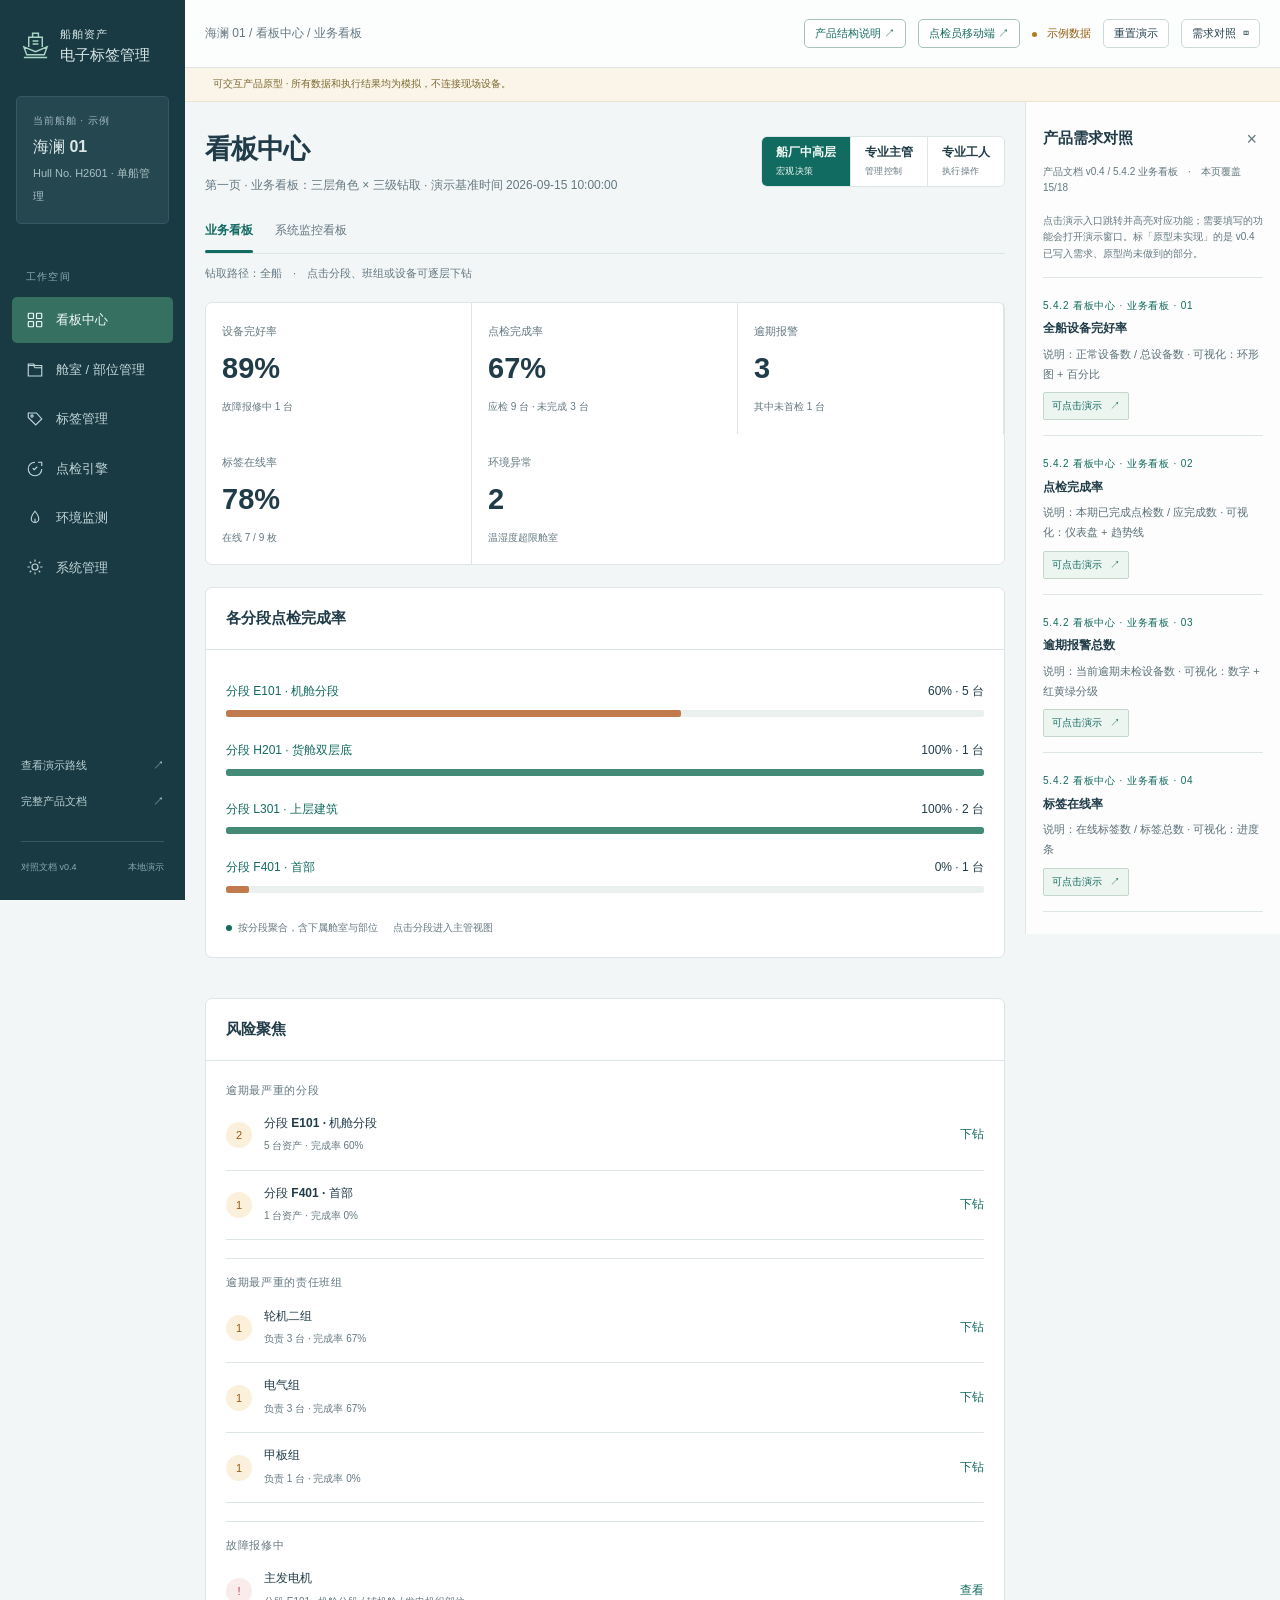
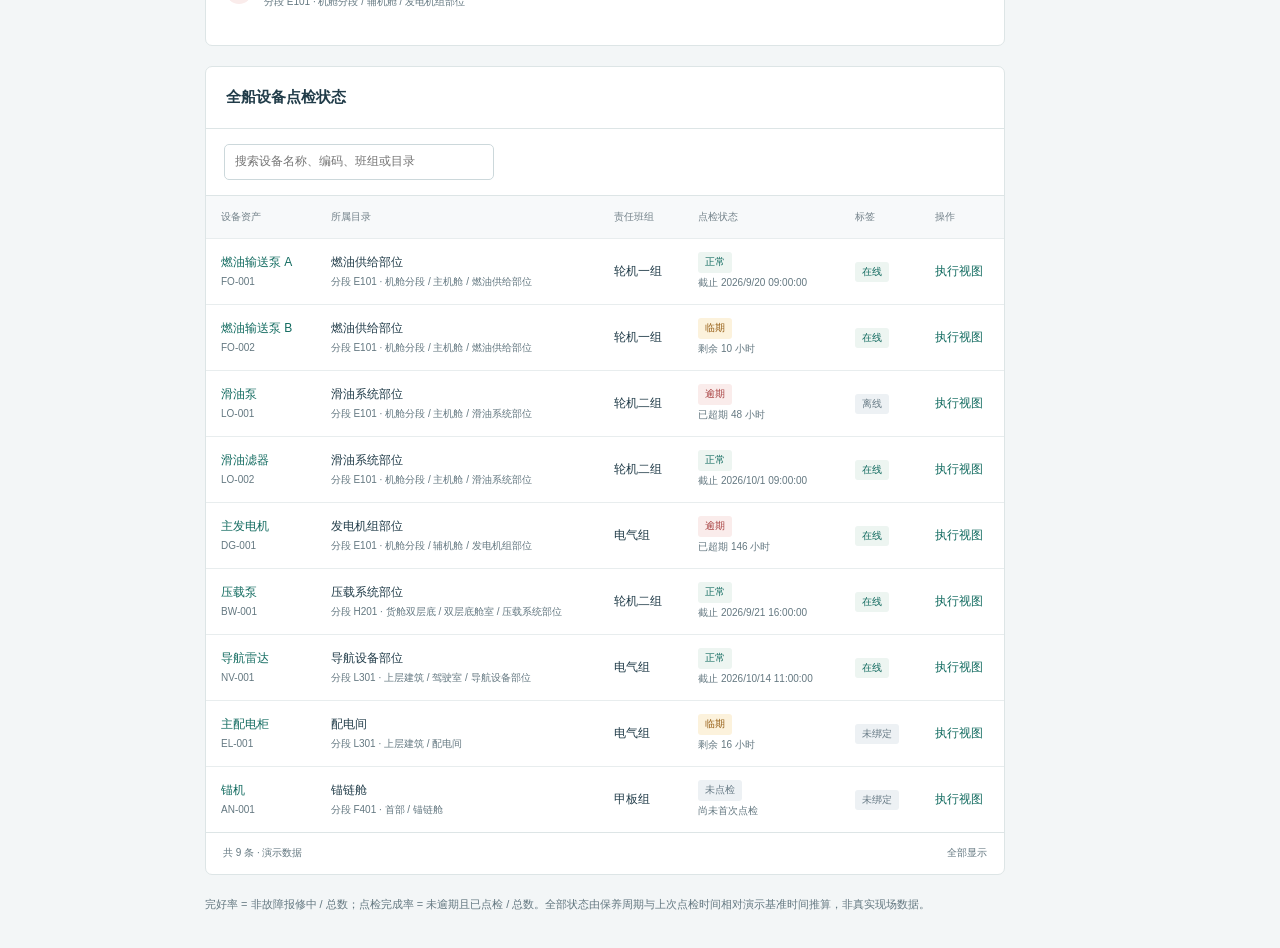
<file: prototype.html>
<!doctype html>
<html lang="zh-CN"><head><meta charset="UTF-8"><meta name="viewport" content="width=device-width, initial-scale=1"><title>船舶资产智能点检标签管理系统 · 交互原型</title><style>:root{--ink:#213c49;--muted:#647881;--line:#dde5e6;--bg:#f3f6f7;--paper:#fff;--green:#126b60;--pale:#edf5f1;--nav:#193a43;--amber:#945c11;--red:#ad4343;--font:"PingFang SC","Microsoft YaHei","Noto Sans CJK SC",sans-serif}*{box-sizing:border-box}body{margin:0;font:14px/1.65 var(--font);background:var(--bg);color:var(--ink)}button,input,select,textarea{font:inherit}button,a,summary{touch-action:manipulation}button{cursor:pointer}a{color:inherit;text-decoration:none}button:focus-visible,a:focus-visible,input:focus-visible,select:focus-visible,textarea:focus-visible,summary:focus-visible{outline:3px solid #db963c;outline-offset:3px}button:disabled{opacity:.45;cursor:not-allowed}input,select,textarea{border:1px solid #ccd8db;border-radius:5px;background:var(--paper);padding:9px 11px;min-width:0;color:var(--ink)}input:focus,textarea:focus,select:focus{border-color:var(--green)}input[type=checkbox]{accent-color:var(--green);width:15px;height:15px;vertical-align:middle;cursor:pointer}input[type=color]{padding:3px;width:60px;height:39px}textarea{width:100%;resize:vertical}h1,h2,h3,p{margin:0}h1{font-size:27px;font-weight:630;letter-spacing:-.04em}h2{font-size:19px;font-weight:600}h3{font-size:15px;font-weight:600}small,.muted{color:var(--muted)}.small-label{display:block;font-size:10px;letter-spacing:.09em;color:var(--muted);margin-bottom:5px}.sidebar{position:fixed;inset:0 auto 0 0;width:210px;background:var(--nav);color:#dbe7e7;z-index:30;display:flex;flex-direction:column;padding:28px 16px 20px}.brand{display:flex;gap:12px;padding:0 8px 28px;font-size:11px;letter-spacing:.1em}.brand strong{display:block;font-size:17px;font-weight:550;letter-spacing:0}.brand svg{width:31px;height:38px;color:#a8d5c4}.ship{margin:0 4px 30px;padding:16px;background:#254750;border:1px solid #355963;border-radius:5px}.ship .small-label{color:#9eb8bc}.ship strong{display:block;font-weight:550;font-size:16px}.ship>span:last-child{font-size:11px;color:#a9c1c4}.nav-link{display:flex;align-items:center;gap:12px;padding:12px 14px;border-radius:5px;margin:4px 0;color:#c2d6d9;font-size:13px}.nav-link.active{color:#f0faf6;background:#367061}.nav-link:hover{background:#2e555a}.nav-link svg{height:18px;width:18px;flex-shrink:0}.nav-caption{font-size:10px;letter-spacing:.12em;color:#8faeb3;margin:15px 14px 12px}.side-bottom{margin-top:auto;padding:25px 9px 0}.side-bottom button{display:flex;justify-content:space-between;background:none;border:0;color:#b9cfd1;padding:9px 0;font-size:11px;width:100%;text-align:left}.side-version{font-size:9px;color:#8ca8ad;margin-top:22px;padding-top:18px;border-top:1px solid #3a5860}.side-version span{float:right}.workspace{margin-left:210px}.topbar{height:68px;padding:0 28px;display:flex;align-items:center;justify-content:space-between;background:#fcfdfd;border-bottom:1px solid var(--line);gap:12px;position:sticky;top:0;z-index:20}#breadcrumb{font-size:12px;color:var(--muted)}.top-actions{display:flex;gap:12px;align-items:center}.demo-badge{font-size:11px;color:var(--amber);white-space:nowrap}.demo-badge i{display:inline-block;width:5px;height:5px;border-radius:50%;background:#b47a20;margin-right:7px}.demo-strip{padding:8px 28px;font-size:10px;color:#7b672f;background:#faf5e8;border-bottom:1px solid #ece4ce}.demo-strip span{float:right}.body-layout{display:flex;align-items:flex-start;min-height:calc(100vh - 103px)}main{flex:1;min-width:0;padding:30px 28px 50px}#requirements{width:286px;flex:0 0 286px;padding:26px 20px;position:sticky;top:68px;max-height:calc(100vh - 68px);overflow:auto;background:#fcfdfc;border-left:1px solid var(--line);align-self:stretch}.doc-hidden #requirements{display:none}.req-top{display:flex;justify-content:space-between;align-items:center}.req-top .icon-btn{font-size:18px}.req-version{font-size:10px;color:var(--muted);margin:10px 0 16px}.req-number{font-size:10px;letter-spacing:.08em;color:var(--green)}.req-item{padding:15px 0;border-top:1px solid var(--line)}.req-item h3{font-size:12px;margin:3px 0 6px}.req-item p{font-size:11px;line-height:1.8;color:#5b7078}.coverage{display:inline-block;font-size:9px;margin:8px 0 0;border:1px solid #c3d8ca;background:var(--pale);color:var(--green);padding:1px 5px;border-radius:2px}.coverage.sketch{background:#faf5e8;color:var(--amber);border-color:#e6d9b8}.req-foot{padding-top:15px;border-top:1px solid var(--line);font-size:10px;color:var(--muted)}.page-head{display:flex;justify-content:space-between;align-items:center;gap:20px;margin-bottom:25px}.page-head p{font-size:12px;color:var(--muted);margin-top:5px}.btn{border:1px solid #cddada;background:#fff;color:var(--ink);padding:8px 13px;border-radius:5px;font-size:12px;display:inline-flex;align-items:center;justify-content:center;gap:7px;white-space:nowrap;line-height:1.6}.btn:hover{background:#eaf1ee;border-color:#9ebbb1}.btn.primary{background:var(--green);border-color:var(--green);color:#f3fbf6}.btn.primary:hover{background:#115a51}.btn.small{padding:5px 10px;font-size:11px}.btn.danger{color:var(--red);border-color:#e2baba}.icon-btn{background:transparent;border:0;color:var(--muted);font-size:23px;line-height:1;padding:6px;display:inline-flex;align-items:center;justify-content:center}.link-btn{background:none;border:0;padding:0;color:var(--green);font-size:12px;text-align:left}.link-btn:hover{text-decoration:underline}.actions{display:flex;align-items:center;gap:8px;flex-wrap:wrap}.panel{background:var(--paper);border:1px solid var(--line);border-radius:7px;overflow:hidden;margin-bottom:20px}.panel-head{padding:18px 20px;display:flex;align-items:center;justify-content:space-between;gap:14px;border-bottom:1px solid var(--line)}.panel-head p{font-size:11px;color:var(--muted);margin-top:3px}.panel-body{padding:20px}.stats{display:grid;grid-template-columns:repeat(4,1fr);background:#fff;border:1px solid var(--line);border-radius:7px;margin-bottom:22px}.stat{padding:19px 20px;border-right:1px solid var(--line)}.stat:last-child{border-right:0}.stat .caption{font-size:11px;color:var(--muted)}.stat strong{display:block;font-size:29px;font-weight:600;line-height:1.4;margin:6px 0;color:var(--ink);font-variant-numeric:tabular-nums}.stat small{font-size:10px}.stat.interactive{cursor:pointer}.stat.interactive:hover{background:var(--pale)}.dashboard-grid{display:grid;grid-template-columns:1.25fr 1fr;gap:20px}.dashboard-grid .panel{min-width:0}.row-between{display:flex;justify-content:space-between;align-items:center;gap:14px}.bar-row{padding:12px 0}.bar-label{display:flex;justify-content:space-between;font-size:12px;margin-bottom:8px}.bar{height:7px;background:#eaf0ed;border-radius:2px;overflow:hidden}.bar>span{height:100%;display:block;background:#438b77;border-radius:2px}.legend{display:flex;gap:15px;margin-top:15px;font-size:10px;color:var(--muted)}.dot{display:inline-block;height:6px;width:6px;border-radius:50%;margin-right:6px;background:var(--green)}.dot.warn{background:#c78c32}.todo{display:flex;align-items:center;gap:12px;padding:13px 0;border-bottom:1px solid var(--line)}.todo:last-child{border:0}.todo-mark{width:26px;height:26px;display:flex;align-items:center;justify-content:center;border-radius:50%;background:#fbf0dc;color:var(--amber);font-size:11px;flex-shrink:0}.todo-text{min-width:0;flex:1}.todo-text strong{font-size:12px;font-weight:550;display:block}.todo-text small{font-size:10px}.pill{display:inline-block;border-radius:3px;padding:2px 7px;background:#edf5f1;color:var(--green);font-size:10px;white-space:nowrap;line-height:1.65}.pill.warn{background:#fcf2dc;color:#945b10}.pill.bad{background:#faeceb;color:#a84040}.pill.neutral{background:#edf1f4;color:#687b86}.pill.blue{background:#eaf2fa;color:#366d9b}.table-wrap{overflow-x:auto}table{width:100%;border-collapse:collapse;text-align:left;white-space:nowrap;font-size:12px}th{background:#f7f9fa;color:#73828a;font-size:10px;font-weight:500}td,th{padding:13px 15px;border-bottom:1px solid #e8edee}tbody tr:last-child td{border-bottom:0}tbody tr:hover{background:#fafcfb}td strong{display:block;font-size:12px;font-weight:550}td small{font-size:10px;display:block;margin-top:2px}td .actions{flex-wrap:nowrap}.table-footer{padding:12px 17px;font-size:10px;color:var(--muted);border-top:1px solid var(--line);display:flex;justify-content:space-between}.toolbar{padding:15px 18px;display:flex;align-items:center;gap:9px;border-bottom:1px solid var(--line);flex-wrap:wrap}.toolbar input{min-width:130px;flex:1;max-width:270px;font-size:12px;padding:7px 10px}.toolbar select{font-size:11px;padding:7px 9px;max-width:180px}.toolbar .spacer{flex:1}.selection-bar{background:var(--pale);padding:10px 17px;font-size:12px;display:flex;gap:12px;align-items:center;border-bottom:1px solid #c9ddd2}.selection-bar span{margin-right:auto}.tabs{display:flex;gap:22px;border-bottom:1px solid var(--line);margin-bottom:22px;overflow:auto}.tabs a{font-size:12px;padding:0 0 12px;white-space:nowrap;position:relative;color:var(--muted)}.tabs a.active{color:var(--green);font-weight:600}.tabs a.active:after{position:absolute;content:'';bottom:0;height:3px;left:0;right:0;background:var(--green);border-radius:3px}.storage-layout{display:grid;grid-template-columns:225px minmax(0,1fr);gap:20px}.tree-panel{background:white;border:1px solid var(--line);border-radius:7px;padding:17px 12px;align-self:start}.tree-head{display:flex;align-items:center;justify-content:space-between;padding:0 5px 14px;border-bottom:1px solid var(--line);margin-bottom:10px}.tree-head h3{font-size:12px}.tree-node{width:100%;border:0;background:none;color:var(--muted);display:flex;gap:7px;align-items:center;padding:9px 8px;border-radius:4px;font-size:11px;text-align:left}.tree-node.active{background:var(--pale);color:var(--green);font-weight:600}.tree-node:hover{background:#f0f5f2}.tree-node .count{margin-left:auto;font-size:10px;color:#8a9b9d}.tree-node .node-icon{font-size:12px;color:#8aa69b}.tree-indent{margin-left:12px;border-left:1px solid #e1e9e4;padding-left:5px}.directory-path{font-size:10px;color:var(--muted);margin-bottom:9px;word-break:break-all}.compact-stats{display:flex;gap:26px;padding:17px 20px;background:#fff;border:1px solid var(--line);border-radius:7px;margin-bottom:20px}.compact-stats div{font-size:11px;color:var(--muted)}.compact-stats strong{font-size:19px;color:var(--ink);padding-left:9px;font-weight:600}.empty{padding:50px 20px;text-align:center;color:var(--muted);font-size:12px}.empty strong{display:block;font-size:16px;color:var(--ink);margin-bottom:7px}.hint{padding:12px 15px;background:#edf4f6;border:1px solid #d8e5e9;border-radius:5px;font-size:11px;color:#54727e;margin-bottom:20px}.hint.warn{background:#fcf7e9;border-color:#eadebc;color:#8c712b}.hint .link-btn{font-size:11px}.group-row{padding:20px;display:flex;gap:20px;align-items:center;border-bottom:1px solid var(--line)}.group-row:last-child{border:0}.group-row .group-main{flex:1;min-width:0}.group-row p{font-size:11px;color:var(--muted);margin-top:4px}.group-row .member-count{min-width:70px;text-align:center;font-size:11px;color:var(--muted)}.group-row .member-count strong{display:block;color:var(--ink);font-size:23px;font-weight:550}.template-grid{display:grid;grid-template-columns:repeat(2,minmax(0,1fr));gap:20px}.template-card{background:#fff;border:1px solid var(--line);border-radius:7px;overflow:hidden}.preview-zone{padding:24px 12px;background:#e8eef0;display:flex;justify-content:center;align-items:center;min-height:205px}.eink{background:#faf9f2;color:#182227;width:296px;min-width:296px;height:128px;padding:12px;border:1px solid #d5d9d3;border-radius:3px;font-family:var(--font);overflow:hidden;position:relative;box-shadow:0 0 0 7px #f8faf9,0 0 0 8px #d3dcda}.eink .eink-top{font-size:10px;border-bottom:2px solid var(--tag-color,#222);padding-bottom:4px;display:flex;justify-content:space-between;color:var(--tag-color,#222)}.eink .eink-name{font-size:18px;font-weight:650;line-height:1.4;margin-top:6px}.eink .eink-code{font-size:10px;margin-top:3px}.eink .eink-bottom{font-size:9px;position:absolute;left:12px;right:12px;bottom:9px;display:flex;justify-content:space-between}.template-info{padding:18px 20px}.template-info .row-between h3{font-size:14px}.template-info p{font-size:11px;color:var(--muted);margin:6px 0 15px}.editor-layout{display:grid;grid-template-columns:1fr 330px;gap:24px}.form-grid{display:grid;grid-template-columns:repeat(2,minmax(0,1fr));gap:17px}.form-field{display:flex;flex-direction:column;gap:6px;font-size:12px}.form-field.full{grid-column:1/-1}.form-field small{font-size:10px}.form-field input,.form-field select{width:100%}.form-field input[type=checkbox]{width:15px}.form-actions{display:flex;gap:9px;justify-content:flex-end;margin-top:24px;padding-top:18px;border-top:1px solid var(--line)}.form-error{color:var(--red);font-size:12px;margin-top:12px;min-height:18px}.check-list{display:grid;gap:8px;max-height:320px;overflow:auto}.check-row{padding:10px 12px;border:1px solid var(--line);border-radius:4px;display:flex;align-items:center;gap:10px;font-size:12px}.check-row small{margin-left:auto;font-size:10px}.status-grid{display:grid;grid-template-columns:repeat(3,1fr);gap:14px;margin:20px 0}.status-cell{background:#f4f7f8;border-radius:5px;padding:15px}.status-cell strong{display:block;font-size:12px;margin:6px 0}.status-cell small{font-size:10px}.detail-grid{display:grid;grid-template-columns:1fr 1fr;gap:15px 25px}.detail-item{font-size:12px}.detail-item span{display:block;color:var(--muted);font-size:10px;margin-bottom:4px}.detail-divider{margin:22px 0;border:0;border-top:1px solid var(--line)}.timeline{list-style:none;padding:0;margin:16px 0}.timeline li{border-left:1px solid #cadbd1;padding:0 0 18px 18px;margin-left:4px;position:relative;font-size:12px}.timeline li:before{content:'';position:absolute;left:-4px;top:5px;width:7px;height:7px;border-radius:50%;background:#448c71}.timeline small{display:block;font-size:10px;margin-top:3px}.status-note{font-size:11px;color:var(--muted);margin:10px 0}.rules-condition{font-size:12px;color:#4d686e;line-height:1.8}.priority{font-size:20px;color:var(--green);width:30px;text-align:center;font-weight:500}.settings-list{max-width:650px}.setting{display:flex;justify-content:space-between;gap:20px;align-items:center;border-bottom:1px solid var(--line);padding:20px 0}.setting:first-child{padding-top:0}.setting p{font-size:11px;color:var(--muted);margin-top:4px}.setting input{width:100px}.switch{border:0;padding:0;width:34px;height:19px;border-radius:20px;background:#a8b8bc;position:relative;flex-shrink:0}.switch:before{content:'';position:absolute;width:13px;height:13px;border-radius:50%;top:3px;left:3px;background:white}.switch.on{background:var(--green)}.switch.on:before{left:18px}.import-preview{max-height:280px;overflow:auto;border:1px solid var(--line);margin-top:16px;border-radius:4px}.import-summary{padding:12px 0;font-size:12px;color:var(--green)}.guide-step{display:flex;gap:16px;padding:15px 0;border-bottom:1px solid var(--line)}.guide-step .num{font-size:20px;color:var(--green);width:25px}.guide-step p{font-size:12px;color:var(--muted);margin-top:4px}.guide-step .btn{margin-left:auto;align-self:center}.guide-step>div{flex:1}.doc-table{overflow:auto}.document-content{font-size:13px;line-height:1.9}.document-content h1{font-size:25px;margin-bottom:15px}.document-content h2{margin:30px 0 15px;font-size:20px}.document-content h3{margin:22px 0 10px;font-size:16px}.document-content p{margin:10px 0}.document-content table{white-space:normal;font-size:11px}.document-content table td:first-child{min-width:105px;font-weight:550}.document-content code{background:#edf2ef;padding:2px 5px;border-radius:3px}.document-content pre{overflow:auto;background:#f1f5f4;padding:20px;font:12px/1.9 var(--font)}dialog{border:1px solid var(--line);border-radius:10px;padding:0;width:min(720px,calc(100vw - 36px));max-height:90vh;color:var(--ink);background:#fff;box-shadow:0 25px 80px #0b2f4333}dialog.wide{width:min(1040px,calc(100vw - 36px))}dialog::backdrop{background:#102f3a66}.dialog-header{padding:22px 25px;display:flex;justify-content:space-between;align-items:center;border-bottom:1px solid var(--line);position:sticky;top:0;background:white;z-index:2}.dialog-header h2{font-size:21px}#dialog-body{padding:24px 25px}.dialog-header .small-label{font-size:9px}#toast{position:fixed;bottom:30px;left:50%;transform:translate(-50%,15px);background:#193f38;color:#f2faf3;font-size:12px;padding:12px 20px;border-radius:6px;z-index:80;max-width:calc(100vw - 40px);opacity:0;pointer-events:none;transition:opacity .18s,transform .18s}#toast.show{opacity:1;transform:translate(-50%,0)}.mobile-nav{display:none}.skip{position:fixed;top:-80px;left:10px;z-index:100;background:#fff;padding:12px}.skip:focus{top:5px}.sr-only{position:absolute;width:1px;height:1px;overflow:hidden;clip:rect(0,0,0,0);white-space:nowrap}.card-foot{padding:12px 20px;font-size:10px;color:var(--muted);background:#fbfcfc;border-top:1px solid var(--line)}.status-filter.active{border-color:var(--green);background:var(--pale);color:var(--green)}
@media(min-width:1700px){main{padding:35px 38px}#requirements{width:315px;flex-basis:315px;padding:28px}.storage-layout{grid-template-columns:235px minmax(0,1fr)}}@media(max-width:1300px){#requirements{width:255px;flex-basis:255px;padding:22px 17px}.sidebar{width:185px;padding:25px 12px}.workspace{margin-left:185px}.brand{gap:9px}.brand strong{font-size:15px}main{padding:25px 20px}.topbar{padding:0 20px}.stats .stat{padding:16px}.dashboard-grid{grid-template-columns:1fr}.storage-layout{grid-template-columns:190px minmax(0,1fr);gap:15px}.template-grid{grid-template-columns:1fr}.editor-layout{grid-template-columns:1fr}.demo-strip span{display:none}.spec-title{font-size:12px}.group-row{gap:12px}}
@media(max-width:1080px){#requirements{position:fixed;right:0;top:68px;bottom:0;width:300px;max-height:none;z-index:25;box-shadow:-12px 0 35px #163b401c}.stats{grid-template-columns:repeat(4,1fr)}.template-grid{grid-template-columns:repeat(2,minmax(0,1fr))}.dashboard-grid{grid-template-columns:1fr}.storage-layout{grid-template-columns:190px minmax(0,1fr)}}
@media(max-width:760px){.sidebar{transform:translateX(-100%);width:220px;transition:transform .2s}.nav-open .sidebar{transform:translateX(0)}.workspace{margin-left:0}.mobile-nav{display:flex}.topbar{height:59px;padding:0 13px}#breadcrumb{font-size:11px;margin-right:auto}.top-actions{gap:7px}.top-actions .demo-badge{display:none}.top-actions .btn{font-size:10px;padding:5px 8px}.demo-strip{padding:8px 15px;font-size:9px}main{padding:22px 15px 40px}.page-head{margin-bottom:20px;gap:10px}.page-head h1{font-size:23px}.page-head p{font-size:11px}.page-head>.actions .btn{padding:6px 9px;font-size:10px}.stats{grid-template-columns:repeat(2,1fr)}.stat:nth-child(2){border-right:0}.stat:nth-child(-n+2){border-bottom:1px solid var(--line)}.stat strong{font-size:26px}.stat{padding:15px}.storage-layout{grid-template-columns:1fr}.tree-panel{max-height:250px;overflow:auto}.storage-layout .panel{min-width:0}.compact-stats{gap:18px;padding:14px}.compact-stats strong{font-size:17px;padding-left:5px}.panel-head{padding:15px}.panel-body{padding:15px}.toolbar{padding:12px}.toolbar input{max-width:none;min-width:100px}.toolbar select{max-width:160px}.toolbar .spacer{display:none}.template-grid{grid-template-columns:1fr}.tabs{gap:20px}.status-grid{gap:8px}.status-cell{padding:11px}.detail-grid,.form-grid{grid-template-columns:1fr}.form-field.full{grid-column:auto}.group-row{padding:16px;flex-wrap:wrap}.group-row>.actions{width:100%}.group-row .member-count{min-width:45px}.group-main{min-width:140px!important}.selection-bar{flex-wrap:wrap}.selection-bar span{width:100%}.actions{gap:6px}.btn{padding:7px 11px;font-size:11px}dialog{width:calc(100vw - 20px);max-height:93vh}.dialog-header{padding:18px}.dialog-header h2{font-size:18px}#dialog-body{padding:18px}.preview-zone{padding:23px 10px}.eink{transform:scale(.94)}#requirements{top:59px;width:min(330px,100vw)}.guide-step{gap:10px;flex-wrap:wrap}.guide-step .btn{margin-left:35px}.guide-step>div{min-width:200px}.demo-strip{line-height:1.5}.req-item p{font-size:12px}.settings-list .setting{gap:15px}.setting h3{font-size:13px}.dialog-header .icon-btn{min-width:32px}.group-row .priority{width:24px}.editor-layout{gap:16px}.detail-grid{gap:12px}}
.storage-layout>div{min-width:0}
@media(max-width:760px){.storage-layout{grid-template-columns:minmax(0,1fr)}}
@media(prefers-reduced-motion:reduce){*{scroll-behavior:auto!important;transition:none!important}}

/* Cross-page navigation */
.req-demo{font:inherit;font-size:10px;cursor:pointer;padding:4px 8px;display:inline-flex;align-items:center;gap:8px;min-height:28px}
.req-demo:hover{background:#dcece3;border-color:#83b19d;color:#11594f}.req-demo.sketch:hover{background:#f5e6c7;border-color:#c8ac6b;color:#78500f}
.req-scope{display:block;font-size:9px;color:var(--muted);margin-top:5px}
.requirement-highlight{outline:3px solid #4a9a80!important;outline-offset:5px;scroll-margin-top:125px}
.structure-link{color:var(--green);border-color:#a7c5b6}
@media(max-width:760px){.topbar{height:96px;flex-wrap:wrap;padding-top:8px;padding-bottom:8px;row-gap:4px}.top-actions{width:100%;justify-content:flex-end}#requirements{top:96px}}
.tree-node{gap:5px}.tree-node .node-name{overflow:hidden;text-overflow:ellipsis;white-space:nowrap}.tree-node .level{font-size:9px;line-height:1.6;color:#93a6a8;border:1px solid #e4ebe8;border-radius:2px;padding:0 4px;flex-shrink:0}.tree-node.active .level{color:var(--green);border-color:#bcd8cb;background:#fff}.tree-node .count{flex-shrink:0}.directory-path{white-space:normal}
.role-switch{display:flex;gap:0;border:1px solid var(--line);border-radius:6px;overflow:hidden;background:#fff}.role-btn{border:0;background:#fff;padding:7px 14px;text-align:left;border-right:1px solid var(--line);color:var(--muted);line-height:1.35}.role-btn:last-child{border-right:0}.role-btn strong{display:block;font-size:12px;font-weight:600;color:var(--ink)}.role-btn small{font-size:9px;letter-spacing:.04em}.role-btn:hover{background:#f0f5f2}.role-btn.active{background:var(--green)}.role-btn.active strong,.role-btn.active small{color:#f3fbf6}.board-trail{font-size:11px;color:var(--muted);margin:-12px 0 20px;display:flex;flex-wrap:wrap;align-items:center;gap:6px}.board-trail i{font-style:normal;color:#b3c2c4}.board-trail span{color:var(--ink)}.board-trail .link-btn{font-size:11px}.stats.five{grid-template-columns:repeat(5,1fr)}.bar>span.low{background:#c07a4b}.risk-head{font-size:11px;letter-spacing:.06em;color:var(--muted);font-weight:500;margin:18px 0 2px;padding-top:14px;border-top:1px solid var(--line)}.panel-body>.risk-head:first-child{margin-top:0;padding-top:0;border-top:0}.todo-mark.bad{background:#faeceb;color:var(--red)}.focus-card .panel-head{align-items:flex-start}.focus-card .panel-head h2{margin-top:4px}@media(max-width:1300px){.stats.five{grid-template-columns:repeat(3,1fr)}}@media(max-width:760px){.stats.five{grid-template-columns:repeat(2,1fr)}.role-switch{width:100%}.role-btn{flex:1;text-align:center}}
.coverage.planned{display:inline-block;background:#f1f4f5;color:#7c8c94;border-color:#dde4e6;cursor:default}.req-item p{word-break:break-word}.doc-quote{color:var(--muted);border-left:3px solid var(--line);padding-left:12px;margin:12px 0}.document-content ol{padding-left:22px;margin:10px 0}.document-content ul{padding-left:22px;margin:10px 0}.document-content hr{border:0;border-top:1px solid var(--line);margin:26px 0}.document-content del{color:var(--muted)}
.health-grid{display:grid;grid-template-columns:repeat(3,1fr);gap:1px;background:var(--line);border:1px solid var(--line);border-radius:5px;overflow:hidden}.health-cell{background:#fff;padding:13px 14px}.health-cell span{display:block;font-size:10px;color:var(--muted);margin-bottom:5px}.health-cell strong{font-size:16px;font-weight:600;font-variant-numeric:tabular-nums}.stat strong.bad{color:var(--red)}.stat strong.warn{color:var(--amber)}.plain-list{padding-left:18px;margin:10px 0;font-size:11px;line-height:1.9;color:#5b7078}.plain-list li{margin-bottom:6px}@media(max-width:760px){.health-grid{grid-template-columns:repeat(2,1fr)}}
</style></head>
<body>
<a class="skip" href="#main">跳到主要内容</a>
<aside class="sidebar" id="sidebar">
 <a href="#overview" class="brand"><svg viewBox="0 0 32 32" fill="none" aria-hidden="true"><path d="M4 19l12 5 12-5-3 8H7L4 19zM9 19V9h14v10M13 9V5h6v4M4 30h24M13 13h6M13 16h6" stroke="currentColor" stroke-width="1.5"/></svg><span>船舶资产<strong>电子标签管理</strong></span></a>
 <div class="ship"><span class="small-label">当前船舶 · 示例</span><strong>海澜 01</strong><span>Hull No. H2601 · 单船管理</span></div>
 <nav id="nav" aria-label="主导航"></nav>
 <div class="side-bottom"><button data-action="guide">查看演示路线 <span>↗</span></button><button data-action="document">完整产品文档 <span>↗</span></button><div class="side-version">对照文档 v0.4 <span>本地演示</span></div></div>
</aside>
<div class="workspace">
 <header class="topbar"><button class="icon-btn mobile-nav" data-action="mobile-nav" aria-label="打开导航">☰</button><div id="breadcrumb">看板中心</div><div class="top-actions"><a class="btn small structure-link" href="product-structure.html">产品结构说明 ↗</a><a class="btn small structure-link" href="mobile.html">点检员移动端 ↗</a><span class="demo-badge"><i></i> 示例数据</span><button class="btn small" data-action="reset">重置演示</button><button class="btn small doc-toggle" data-action="toggle-doc" aria-expanded="true">需求对照 <span>◫</span></button></div></header>
 <div class="demo-strip">可交互产品原型 · 所有数据和执行结果均为模拟，不连接现场设备。<span>修改自动保存在当前浏览器</span></div>
 <div class="body-layout"><main id="main" tabindex="-1"></main><aside id="requirements" aria-label="产品需求对照"></aside></div>
</div>
<dialog id="dialog" aria-labelledby="dialog-title"><div class="dialog-header"><div><span class="small-label" id="dialog-kicker">交互演示</span><h2 id="dialog-title"></h2></div><button class="icon-btn" data-action="close-dialog" aria-label="关闭弹窗">×</button></div><div id="dialog-body"></div></dialog>
<div id="toast" role="status" aria-live="polite"></div>
<script>const DOC={"requirements": {"space/四级目录管理": {"title": "四级目录管理", "text": "目录新增、编辑、排序、移动与删除；四级为 Hull No. → 分段 → 舱室 → 部位，部位层可跳过；各级显示名称可配置", "section": "5.1 舱室 / 部位管理", "no": 1}, "space/目录概览": {"title": "目录概览", "text": "查看当前目录及下级目录的资产数量、标签数量、绑定情况和异常概况", "section": "5.1 舱室 / 部位管理", "no": 2}, "space/下属数据管理": {"title": "下属数据管理", "text": "查看与维护当前目录下的资产信息，支持搜索、筛选与自定义显示列", "section": "5.1 舱室 / 部位管理", "no": 3}, "space/归属调整": {"title": "归属调整", "text": "资产及其关联标签的单个、批量迁移；调整归属时保持关联", "section": "5.1 舱室 / 部位管理", "no": 4}, "space/结构维护保护": {"title": "结构维护保护", "text": "调整或删除目录时处理下属目录与数据，避免资产、标签失去归属", "section": "5.1 舱室 / 部位管理", "no": 5}, "space/电子台账录入": {"title": "电子台账录入", "text": "设备编码、名称、型号、位置、责任工区/班组、责任人", "section": "5.1 舱室 / 部位管理", "no": 6}, "space/保养规程与检查项标准": {"title": "保养规程与检查项标准", "text": "维护设备保养周期、保养规程、点检检查项清单，作为点检引擎与移动端表单的输入", "section": "5.1 舱室 / 部位管理", "no": 7}, "labels/标签台账": {"title": "标签台账", "text": "唯一标识/MAC、型号、屏幕尺寸、支持颜色、所属目录、使用状态；单个与批量登记查询", "section": "5.2 标签管理", "no": 1}, "labels/一键扫码绑定": {"title": "一键扫码绑定", "text": "手机扫设备二维码 + 扫标签 MAC，后台自动关联并触发首次下发刷屏", "section": "5.2 标签管理", "no": 2}, "labels/资产绑定": {"title": "资产绑定", "text": "绑定、解绑、更换；查看关联资产及绑定记录；待绑定/在用/停用状态", "section": "5.2 标签管理", "no": 3}, "labels/标签分组": {"title": "标签分组", "text": "新增、编辑、删除分组，维护成员；按设备类型、责任班组或维护用途组织，支持跨舱室", "section": "5.2 标签管理", "no": 4}, "labels/字段配置": {"title": "字段配置", "text": "配置资产与标签显示所需字段（名称、类型、必填等）", "section": "5.2 标签管理", "no": 5}, "labels/信息录入": {"title": "信息录入", "text": "逐条录入、编辑及批量修改", "section": "5.2 标签管理", "no": 6}, "labels/批量导入": {"title": "批量导入", "text": "导入模板、数据导入、字段匹配、数据校验、结果反馈；支持新增与更新既有记录", "section": "5.2 标签管理", "no": 7}, "labels/数据导出": {"title": "数据导出", "text": "按目录、分组或筛选结果导出", "section": "5.2 标签管理", "no": 8}, "labels/模板设计": {"title": "模板设计", "text": "按尺寸、分辨率和颜色设计版式；支持文本、图片、二维码和图形元素，与业务字段关联", "section": "5.2 标签管理", "no": 9}, "labels/模板管理": {"title": "模板管理", "text": "新增、编辑、复制、预览、版本管理及应用范围查看", "section": "5.2 标签管理", "no": 10}, "labels/点检状态模板组": {"title": "点检状态模板组", "text": "至少三套并存并可自动切换：正常模板、临期黄色提醒模板、逾期红底白字警示模板", "section": "5.2 标签管理", "no": 11}, "labels/信息下发": {"title": "信息下发", "text": "单个、批量、按目录或分组下发；支持首次发布及数据、模板变更后的更新", "section": "5.2 标签管理", "no": 12}, "labels/更新任务": {"title": "更新任务", "text": "任务进度、标签执行结果、失败原因；失败重试与历史记录查询", "section": "5.2 标签管理", "no": 13}, "labels/刷新计划": {"title": "刷新计划", "text": "即时、定时和周期刷新", "section": "5.2 标签管理", "no": 14}, "labels/LED 控制策略": {"title": "LED 控制策略", "text": "配置各业务状态对应的 LED 颜色与闪烁方式；支持单个、批量点灯用于现场寻标", "section": "5.2 标签管理", "no": 15}, "inspect/距截止 < 24 小时": {"title": "距截止 < 24 小时", "text": "屏幕显示：下发\"临期待检\"黄色提醒模板 · LED 指示灯：黄色慢闪 · 后台动作：记录预警流水", "section": "5.3 点检引擎", "no": 1}, "inspect/超过截止时间": {"title": "超过截止时间", "text": "屏幕显示：推送红底白字逾期模板，顶部反色显示逾期警示 · LED 指示灯：红色高频间歇闪烁 · 后台动作：生成报警流水，同步后台告警", "section": "5.3 点检引擎", "no": 2}, "inspect/点检完成": {"title": "点检完成", "text": "屏幕显示：恢复正常模板，截止日期自动后移 · LED 指示灯：绿灯常亮 3 秒 · 后台动作：记录点检流水", "section": "5.3 点检引擎", "no": 3}, "inspect/周期与截止推算": {"title": "周期与截止推算", "text": "按设备保养周期推算下次截止时间，支持周期调整后重算", "section": "5.3 点检引擎", "no": 4}, "inspect/分级预警": {"title": "分级预警", "text": "临期、逾期两级阈值可配置；阈值变更影响存量任务的处理规则需定义", "section": "5.3 点检引擎", "no": 5}, "inspect/屏幕与 LED 联动": {"title": "屏幕与 LED 联动", "text": "状态变化自动触发模板下发与 LED 指令；下发失败时的状态一致性策略需定义", "section": "5.3 点检引擎", "no": 6}, "inspect/点检流水": {"title": "点检流水", "text": "记录每次点检的执行人、时间、表单内容、照片，支持审计追溯", "section": "5.3 点检引擎", "no": 7}, "inspect/物理按键交互": {"title": "物理按键交互", "text": "巡检员现场手动触发\"点亮当前状态 LED\"或强制发起一次射频心跳", "section": "5.3 点检引擎", "no": 8}, "inspect/电源自检": {"title": "电源自检", "text": "上报电池电压、RSSI/LQI、屏幕刷新回执、按键事件", "section": "5.3 点检引擎", "no": 9}, "inspect/低电告警": {"title": "低电告警", "text": "电量低于阈值时屏幕显示低电量图标，同步上报后台告警", "section": "5.3 点检引擎", "no": 10}, "board-biz/全船设备完好率": {"title": "全船设备完好率", "text": "说明：正常设备数 / 总设备数 · 可视化：环形图 + 百分比", "section": "5.4.2 看板中心 · 业务看板", "no": 1}, "board-biz/点检完成率": {"title": "点检完成率", "text": "说明：本期已完成点检数 / 应完成数 · 可视化：仪表盘 + 趋势线", "section": "5.4.2 看板中心 · 业务看板", "no": 2}, "board-biz/逾期报警总数": {"title": "逾期报警总数", "text": "说明：当前逾期未检设备数 · 可视化：数字 + 红黄绿分级", "section": "5.4.2 看板中心 · 业务看板", "no": 3}, "board-biz/标签在线率": {"title": "标签在线率", "text": "说明：在线标签数 / 标签总数 · 可视化：进度条", "section": "5.4.2 看板中心 · 业务看板", "no": 4}, "board-biz/环境异常数": {"title": "环境异常数", "text": "说明：温湿度超限舱室数 · 可视化：数字 + 告警标识", "section": "5.4.2 看板中心 · 业务看板", "no": 5}, "board-biz/分段点检完成率排名": {"title": "分段点检完成率排名", "text": "各分段完成率排序，支持升降序", "section": "5.4.2 看板中心 · 业务看板", "no": 6}, "board-biz/班组点检完成率排名": {"title": "班组点检完成率排名", "text": "各责任班组完成率排序", "section": "5.4.2 看板中心 · 业务看板", "no": 7}, "board-biz/逾期设备清单": {"title": "逾期设备清单", "text": "按逾期时长排序；设备名称、编码、责任班组、逾期小时数", "section": "5.4.2 看板中心 · 业务看板", "no": 8}, "board-biz/临期待检清单": {"title": "临期待检清单", "text": "距截止 < 24 小时的设备清单", "section": "5.4.2 看板中心 · 业务看板", "no": 9}, "board-biz/设备故障报修清单": {"title": "设备故障报修清单", "text": "当前\"故障报修中\"的设备及派工状态", "section": "5.4.2 看板中心 · 业务看板", "no": 10}, "board-biz/设备类型维度统计": {"title": "设备类型维度统计", "text": "各类型设备（泵、阀、发电机、雷达等）的点检完成率与故障率", "section": "5.4.2 看板中心 · 业务看板", "no": 11}, "board-biz/环境监测概览": {"title": "环境监测概览", "text": "各舱室温湿度实时值；超限舱室清单及告警等级", "section": "5.4.2 看板中心 · 业务看板", "no": 12}, "board-biz/今日待检": {"title": "今日待检", "text": "今日需完成的点检任务列表，按截止时间排序", "section": "5.4.2 看板中心 · 业务看板", "no": 13}, "board-biz/逾期任务": {"title": "逾期任务", "text": "已逾期未检任务，红色高亮，显示逾期时长", "section": "5.4.2 看板中心 · 业务看板", "no": 14}, "board-biz/临期任务": {"title": "临期任务", "text": "距截止 < 24 小时任务，黄色提醒", "section": "5.4.2 看板中心 · 业务看板", "no": 15}, "board-biz/已完成": {"title": "已完成", "text": "今日已完成任务及完成时间", "section": "5.4.2 看板中心 · 业务看板", "no": 16}, "board-biz/设备导航与定位": {"title": "设备导航与定位", "text": "显示所在分段、舱室、部位；结合分段平面图或文字指引导航；显示当前标签状态", "section": "5.4.2 看板中心 · 业务看板", "no": 17}, "board-biz/快速操作": {"title": "快速操作", "text": "NFC 碰一碰唤起点检表单；一键报修；拍照存证", "section": "5.4.2 看板中心 · 业务看板", "no": 18}, "board-ops/标签在线率": {"title": "标签在线率", "text": "说明：在线标签数 / 标签总数 · 告警阈值：<95% 黄色，<90% 红色", "section": "5.4.3 看板中心 · 系统监控看板", "no": 1}, "board-ops/离线标签清单": {"title": "离线标签清单", "text": "说明：超过 N 小时未心跳的标签 · 告警阈值：可配置（默认 24 小时）", "section": "5.4.3 看板中心 · 系统监控看板", "no": 2}, "board-ops/低电量标签": {"title": "低电量标签", "text": "说明：电量低于阈值的标签 · 告警阈值：可配置（默认 20%）", "section": "5.4.3 看板中心 · 系统监控看板", "no": 3}, "board-ops/弱信号标签": {"title": "弱信号标签", "text": "说明：RSSI 低于阈值的标签 · 告警阈值：可配置", "section": "5.4.3 看板中心 · 系统监控看板", "no": 4}, "board-ops/刷新失败标签": {"title": "刷新失败标签", "text": "说明：最近一次下发失败或超时的标签 · 告警阈值：任何失败即告警", "section": "5.4.3 看板中心 · 系统监控看板", "no": 5}, "board-ops/最后心跳时间分布": {"title": "最后心跳时间分布", "text": "说明：标签心跳时间分布图", "section": "5.4.3 看板中心 · 系统监控看板", "no": 6}, "env/集成式": {"title": "集成式", "text": "说明：温湿度传感器集成在墨水屏标签内部 · 适用场景：标签安装位置即需监测的舱室 · 依据状态：❌ 候选机规格未提供，需换型或定制", "section": "5.5 环境监测", "no": 1}, "env/外挂式": {"title": "外挂式", "text": "说明：独立温湿度标签，与设备标签共用网关 · 适用场景：需独立监测环境的场景 · 依据状态：⚠️ 需确认型号与网关兼容性", "section": "5.5 环境监测", "no": 2}, "env/网关集成": {"title": "网关集成", "text": "说明：温湿度传感器集成在网关内部 · 适用场景：网关所在舱室的本地环境监测 · 依据状态：⚠️ 需确认网关型号能力", "section": "5.5 环境监测", "no": 3}, "env/实时采集": {"title": "实时采集", "text": "按设定周期（如每 30 分钟）采集舱室温湿度", "section": "5.5 环境监测", "no": 4}, "env/超限告警": {"title": "超限告警", "text": "超过阈值生成告警流水，可选推送至标签 LED", "section": "5.5 环境监测", "no": 5}, "env/历史趋势": {"title": "历史趋势", "text": "按舱室/分段展示温湿度历史曲线", "section": "5.5 环境监测", "no": 6}, "env/环境报表": {"title": "环境报表", "text": "按日/周/月生成温湿度统计报表", "section": "5.5 环境监测", "no": 7}, "env/与保养策略联动": {"title": "与保养策略联动", "text": "高湿环境自动缩短保养周期（如 30 天 → 14 天），自动更新点检引擎截止时间", "section": "5.5 环境监测", "no": 8}, "env/环境监测看板": {"title": "环境监测看板", "text": "实时值一览、超限清单与告警等级、历史趋势图、环境异常与设备故障关联分析", "section": "5.5 环境监测", "no": 9}, "mobile/NFC 碰一碰唤起": {"title": "NFC 碰一碰唤起", "text": "需求：无需预先打开 App，手机背部轻碰标签，自动弹窗直达该设备点检表单 · 依赖：❌ 强依赖标签 NFC，当前为可选项", "section": "5.6 移动端", "no": 1}, "mobile/防假检机制": {"title": "防假检机制", "text": "需求：从物理层杜绝远程代打卡 · 依赖：❌ 需 NDEF Token 防克隆方案，未证明", "section": "5.6 移动端", "no": 2}, "mobile/离线作业": {"title": "离线作业", "text": "需求：碰一碰后从本地缓存调出表单，离线填报并拍照存证 · 依赖：⚠️ 需定义缓存范围、容量、有效期", "section": "5.6 移动端", "no": 3}, "mobile/自动补传": {"title": "自动补传", "text": "需求：走出到有 Wi-Fi/5G 区域后自动补传打卡流水 · 依赖：⚠️ 需定义幂等键、冲突规则、补传状态", "section": "5.6 移动端", "no": 4}, "mobile/标准化防呆表单": {"title": "标准化防呆表单", "text": "需求：按设备类型自动加载作业清单；异常项强制拍照并填写描述；支持预设故障标签快选 · 依赖：✅", "section": "5.6 移动端", "no": 5}, "mobile/即时物理闭环反馈": {"title": "即时物理闭环反馈", "text": "需求：提交成功瞬间调度现场标签：变回正常模板、截止日期后移、绿灯常亮 3 秒 · 依赖：⚠️ 弱网/离线下无法保证\"即时\"，须定义超时与最终一致性", "section": "5.6 移动端", "no": 6}, "mobile/一键故障报修": {"title": "一键故障报修", "text": "需求：勾选转报修工单，标记设备\"故障报修中\"，向维保班组长推送派工消息与现场照片 · 依赖：⚠️ 需定义工单状态机与通知通道", "section": "5.6 移动端", "no": 7}, "edge/本地边缘私有化部署": {"title": "本地边缘私有化部署", "text": "描述：基于 Docker 的内网脱机部署，适配金属屏蔽重、分段设备繁杂的环境 · 依据状态：❌ 厂商仅宣传\"支持内网私有部署\"，未承诺 Docker、离线依赖、授权、升级回滚、备份恢复", "section": "5.7 管理后台与边缘系统", "no": 1}, "edge/弱网容灾与断网续传": {"title": "弱网容灾与断网续传", "text": "描述：网关本地缓存 30 天，网络恢复后背压平滑补传 · 依据状态：❌ 厂商只写\"USB 断网存储\"，未给容量、数据模型、30 天保证或补传策略", "section": "5.7 管理后台与边缘系统", "no": 2}, "edge/北向对接 MES/EAM": {"title": "北向对接 MES/EAM", "text": "描述：RESTful API / MQTT 推送点检数据、缺陷与工单 · 依据状态：❌ 未确认 REST 规格、MQTT 主题、认证、幂等、版本、限流、双向同步", "section": "5.7 管理后台与边缘系统", "no": 3}, "edge/多基站去重与分段定位": {"title": "多基站去重与分段定位", "text": "描述：多网关数据去重，按信号差粗估标签所在分段 · 依据状态：❌ 无产品承诺，去重算法与定位准确率未知", "section": "5.7 管理后台与边缘系统", "no": 4}, "system/船舶信息": {"title": "船舶信息", "text": "维护船名、Hull No. 等当前船舶基础信息", "section": "5.8 系统管理", "no": 1}, "system/网关管理": {"title": "网关管理", "text": "维护网关身份、安装位置、连接状态及关联标签", "section": "5.8 系统管理", "no": 2}, "system/账号与权限": {"title": "账号与权限", "text": "管理账号、角色、功能权限和目录数据范围", "section": "5.8 系统管理", "no": 3}, "system/角色视图配置": {"title": "角色视图配置", "text": "将账号映射到中高层/专业主管/专业工人三层视角，决定看板默认落地页与数据范围", "section": "5.8 系统管理", "no": 4}, "system/基础参数": {"title": "基础参数", "text": "状态判定、异常提醒、默认刷新、告警阈值等参数", "section": "5.8 系统管理", "no": 5}, "system/操作日志": {"title": "操作日志", "text": "目录调整、数据导入修改、绑定变更、模板策略修改及下发操作", "section": "5.8 系统管理", "no": 6}, "commission/调试任务管理": {"title": "调试任务管理", "text": "功能：任务接收、分配、执行 · 说明：从外部系统或管理员接收任务，分配到调试班组/个人，支持状态跟踪；不含计划编制", "section": "6.2 二期 · 调试功能模块", "no": 1}, "commission/调试状态监控": {"title": "调试状态监控", "text": "功能：全船设备调试状态实时展示 · 说明：按分段/系统/设备类型展示：待调试、调试中、待验收、已验收", "section": "6.2 二期 · 调试功能模块", "no": 2}, "commission/设备运行时长监控": {"title": "设备运行时长监控", "text": "功能：统计设备累计运行时长 · 说明：通过外接电流传感器或与设备控制系统集成记录上电运行时长", "section": "6.2 二期 · 调试功能模块", "no": 3}, "commission/上电/断电动作监控": {"title": "上电/断电动作监控", "text": "功能：记录并验证操作合规性 · 说明：调试员操作时 NFC 碰一碰标签确认，记录操作人、时间、动作类型，结合设备状态反馈验证合规", "section": "6.2 二期 · 调试功能模块", "no": 4}, "commission/违章作业告警": {"title": "违章作业告警", "text": "功能：识别并告警违规操作 · 说明：规则引擎判断违章行为，实时推送告警并触发标签 LED 红色闪烁", "section": "6.2 二期 · 调试功能模块", "no": 5}, "commission/调试记录管理": {"title": "调试记录管理", "text": "功能：调试数据录入、报告生成 · 说明：记录调试参数、结果、问题，自动生成调试报告", "section": "6.2 二期 · 调试功能模块", "no": 6}, "commission/调试问题追踪": {"title": "调试问题追踪", "text": "功能：问题登记、整改、闭环 · 说明：调试中发现的问题登记、派工整改、复验闭环", "section": "6.2 二期 · 调试功能模块", "no": 7}, "commission/与点检系统联动": {"title": "与点检系统联动", "text": "功能：调试完成后自动转入保养点检 · 说明：调试通过后设备自动纳入 PMS 保养计划", "section": "6.2 二期 · 调试功能模块", "no": 8}, "commission-board/全船调试完成率": {"title": "全船调试完成率", "text": "已验收设备数 / 应调试设备总数", "section": "6.3 二期 · 调试看板", "no": 1}, "commission-board/调试状态分布": {"title": "调试状态分布", "text": "待调试、调试中、待验收、已验收占比", "section": "6.3 二期 · 调试看板", "no": 2}, "commission-board/重大违规告警统计": {"title": "重大违规告警统计", "text": "本期违章作业告警总数及趋势", "section": "6.3 二期 · 调试看板", "no": 3}, "commission-board/设备运行时长汇总": {"title": "设备运行时长汇总", "text": "全船设备累计运行时长统计", "section": "6.3 二期 · 调试看板", "no": 4}, "commission-board/风险聚焦": {"title": "风险聚焦", "text": "TOP 5 调试滞后分段、TOP 5 违规操作班组", "section": "6.3 二期 · 调试看板", "no": 5}, "commission-board/各调试班组任务进度": {"title": "各调试班组任务进度", "text": "各班组调试任务完成率排名", "section": "6.3 二期 · 调试看板", "no": 6}, "commission-board/设备调试状态清单": {"title": "设备调试状态清单", "text": "按设备类型/分段筛选，显示调试状态、责任人、计划时间", "section": "6.3 二期 · 调试看板", "no": 7}, "commission-board/违规告警清单": {"title": "违规告警清单", "text": "违章记录：操作人、时间、违规类型、处理状态", "section": "6.3 二期 · 调试看板", "no": 8}, "commission-board/上电/断电记录异常清单": {"title": "上电/断电记录异常清单", "text": "未经确认的上电/断电操作、操作时间异常等", "section": "6.3 二期 · 调试看板", "no": 9}, "commission-board/设备运行时长明细": {"title": "设备运行时长明细", "text": "各设备累计运行时长，支持排序与筛选", "section": "6.3 二期 · 调试看板", "no": 10}, "commission-board/个人调试任务": {"title": "个人调试任务", "text": "待执行、执行中、已完成任务列表", "section": "6.3 二期 · 调试看板", "no": 11}, "commission-board/上电/断电操作确认": {"title": "上电/断电操作确认", "text": "执行操作前 NFC 碰一碰标签，确认操作类型与设备", "section": "6.3 二期 · 调试看板", "no": 12}, "commission-board/违规提醒": {"title": "违规提醒", "text": "实时接收违章告警，查看违规详情与整改要求", "section": "6.3 二期 · 调试看板", "no": 13}, "commission-board/设备状态反馈": {"title": "设备状态反馈", "text": "查看当前调试状态、运行时长、最近操作记录", "section": "6.3 二期 · 调试看板", "no": 14}, "commission-board/问题上报": {"title": "问题上报", "text": "一键提交问题记录与照片", "section": "6.3 二期 · 调试看板", "no": 15}, "commission-rules/未经授权上电": {"title": "未经授权上电", "text": "规则说明：操作人未在授权名单内，或未在规定时间段内上电 · 告警方式：后台告警 + 标签红灯闪烁 + 推送班组长", "section": "6.4 二期 · 违章告警规则", "no": 1}, "commission-rules/未确认先上电": {"title": "未确认先上电", "text": "规则说明：未经 NFC 确认直接上电（电流传感器检测到上电但无 NFC 记录） · 告警方式：后台告警 + 标签红灯闪烁", "section": "6.4 二期 · 违章告警规则", "no": 2}, "commission-rules/未按规定断电": {"title": "未按规定断电", "text": "规则说明：超过规定时间未断电，或未确认断电 · 告警方式：后台告警 + 推送责任人", "section": "6.4 二期 · 违章告警规则", "no": 3}, "commission-rules/调试超时": {"title": "调试超时", "text": "规则说明：设备调试运行时长超过规程允许上限 · 告警方式：后台告警 + 标签黄灯慢闪", "section": "6.4 二期 · 违章告警规则", "no": 4}, "commission-rules/异常运行": {"title": "异常运行", "text": "规则说明：设备运行参数异常但未停机检查 · 告警方式：后台告警 + 推送调试主管", "section": "6.4 二期 · 违章告警规则", "no": 5}, "commission-hw/设备运行时长": {"title": "设备运行时长", "text": "真实依赖：外接电流传感器 或 接入设备 PLC/控制系统 · 现状：❌ 全新硬件与集成工作，未立项、未选型", "section": "6.6 二期 · 硬件前提", "no": 1}, "commission-hw/上电/断电动作检测": {"title": "上电/断电动作检测", "text": "真实依赖：同上；NFC 只能证明\"人来确认过\"，不能证明\"设备真的上电了\" · 现状：❌ 同上", "section": "6.6 二期 · 硬件前提", "no": 2}, "commission-hw/\"未确认先上电\"违章判定": {"title": "\"未确认先上电\"违章判定", "text": "真实依赖：同时需要电流传感器 + NFC 双证据 · 现状：❌ 两条依赖都未落实", "section": "6.6 二期 · 硬件前提", "no": 3}, "commission-hw/调试状态流转": {"title": "调试状态流转", "text": "真实依赖：纯软件，可由标签系统承载 · 现状：✅ 可做", "section": "6.6 二期 · 硬件前提", "no": 4}}, "document": "<h1>船舶资产智能点检标签管理系统<\/h1><p>产品结构与功能范围 · v0.4 · 2026-09-15 · 讨论稿<\/p><h2>0. 本版说明<\/h2><h3>0.1 来源与性质<\/h3><p>本版依据用户提供的 DeepSeek 分享对话（V0.4）重新梳理，原文已存档于 <code>docs/参考-DeepSeek输出-产品结构V0.4-2026-09-15.md<\/code>。<\/p><p>该来源是<strong>外部 AI 生成的讨论稿<\/strong>，不是业务方批准的规格，也不是硬件能力或厂商承诺的证明。本文按其结构和功能范围重新组织产品结构；凡原文中的硬件与平台能力主张，与现有型号资料、厂商资料不一致或尚无依据的，统一收敛到第 10 章标注，正文不按&quot;已确认&quot;书写。<\/p><h3>0.2 与 v0.1 的关系<\/h3><p>v0.1（产品需求大纲）只覆盖&quot;资产与标签台账 + 内容下发 + 状态查看&quot;，把点检、移动端、工单明确列为后续扩展。<\/p><p>v0.4 把<strong>点检闭环重新拉回一期核心<\/strong>，并新增多角色分层看板、环境监测、移动端作业工具，同时规划二期设备调试管理。这是一次范围扩张，不是文字调整。差异与对现有原型的影响见第 9 章。<\/p><h3>0.3 产品命名变化（待确认）<\/h3><div class=\"doc-table\"><table><tbody><tr><td>版本<\/td><td>名称<\/td><\/tr><tr><td>早期技术要求<\/td><td>智能墨水屏设备点检标签系统<\/td><\/tr><tr><td>v0.1<\/td><td>船舶资产电子标签管理系统<\/td><\/tr><tr><td>v0.4（本版来源）<\/td><td>船舶资产智能点检标签管理系统<\/td><\/tr><\/tbody><\/table><\/div><p>名称随范围变化而回到&quot;点检&quot;主线。本文沿用来源名称，<strong>正式名称待业务方确认<\/strong>；确认前 README、结构说明页与原型标题暂不批量改名。<\/p><h3>0.4 本版不含<\/h3><p>页面布局与视觉稿、字段字典、接口定义、数据模型、性能与验收指标、报价与工期。<\/p><hr><h2>1. 产品定位与本版范围<\/h2><p>面向造船行业<strong>设备上船后的存储、保养与点检管理<\/strong>场景。系统以智能墨水屏标签为现场终端，结合工业无线通信与 NFC 近场交互，实现舱室设备的点检状态可视化、保养周期自动化管理和数据闭环追溯。<\/p><p>适用两个阶段：船厂分段建造期间的设备保护管理；交船后船员的日常设备保养。<\/p><p>服务对象按三层角色划分：<\/p><div class=\"doc-table\"><table><tbody><tr><td>角色<\/td><td>视角层级<\/td><td>核心关注<\/td><\/tr><tr><td>船厂中高层<\/td><td>宏观决策层<\/td><td>全船/全厂设备健康度、点检执行率、风险趋势<\/td><\/tr><tr><td>专业主管<\/td><td>管理控制层<\/td><td>分段/班组点检完成率、逾期分布、责任归属<\/td><\/tr><tr><td>专业工人（巡检员/调试员）<\/td><td>执行操作层<\/td><td>个人任务清单、今日待检、逾期设备、现场定位<\/td><\/tr><\/tbody><\/table><\/div><p>一期交付：标签管理后台 + 点检引擎 + 多角色看板 + 环境监测 + 移动端作业工具的完整闭环。<\/p><p>二期交付：设备调试管理程序（不涉及计划编制）。<\/p><hr><h2>2. 系统架构总览<\/h2><h3>2.1 模块构成<\/h3><p>五个核心业务模块 + 两个支撑模块：<\/p><div class=\"doc-table\"><table><tbody><tr><td>模块<\/td><td>定位<\/td><td>核心职责<\/td><td>一期<\/td><\/tr><tr><td>舱室/部位管理<\/td><td>空间与资产组织<\/td><td>按分段、舱室、部位组织设备资产，建立造船特有的空间拓扑档案<\/td><td>✅<\/td><\/tr><tr><td>标签管理<\/td><td>内容维护与下发<\/td><td>维护墨水屏显示内容、LED 控制策略、绑定关系，把信息更新到现场<\/td><td>✅<\/td><\/tr><tr><td>点检引擎<\/td><td>自动化状态判定<\/td><td>按设备保养周期自动推算截止时间，分级预警，驱动标签状态变更<\/td><td>✅<\/td><\/tr><tr><td>看板中心<\/td><td>多角色态势感知<\/td><td>三层角色 × 三级钻取；业务看板 + 系统监控看板两页<\/td><td>✅<\/td><\/tr><tr><td>环境监测<\/td><td>舱室环境感知<\/td><td>温湿度实时采集、超限告警、历史趋势，与保养策略联动<\/td><td>✅<\/td><\/tr><tr><td>移动端<\/td><td>现场作业工具<\/td><td>NFC 唤起、离线作业、防呆表单、报修工单<\/td><td>✅<\/td><\/tr><tr><td>系统管理<\/td><td>运行支撑<\/td><td>船舶信息、网关、账号权限、基础参数、操作日志<\/td><td>✅<\/td><\/tr><tr><td>设备调试管理<\/td><td>交付阶段扩展<\/td><td>调试状态、运行时长、上电/断电动作监控、违章告警<\/td><td>二期<\/td><\/tr><\/tbody><\/table><\/div><p>v0.1 的&quot;标签状态&quot;不再是独立一级模块，其内容拆分进<strong>看板中心第二页（系统监控看板）<\/strong>与标签台账的状态列（见第 9 章）。<\/p><h3>2.2 部署与链路<\/h3><pre>墨水屏标签（BLE/可选 NFC）\n   ↕\n现场多网关（本地缓存，弱网续传）\n   ↕\n船厂内网边缘服务（Docker 私有化部署）\n   ↕                        ↕\nWeb 管理端 / 看板中心      移动端（离线作业）\n   ↕\nMES / EAM（RESTful API / MQTT）\n<\/pre><p>架构中的 Docker 私有化、30 天网关缓存、REST/MQTT 北向接口目前均为<strong>方向性描述，无厂商书面承诺<\/strong>，详见第 10 章。<\/p><h3>2.3 硬件终端规格<\/h3><p>下表左列为 V0.4 原文主张，右列为本项目按现有型号资料（STag29AQ 规格书）给出的当前依据状态。<strong>正文功能设计以右列为准。<\/strong><\/p><div class=\"doc-table\"><table><tbody><tr><td>项目<\/td><td>V0.4 原文主张<\/td><td>当前依据状态<\/td><\/tr><tr><td>显示屏<\/td><td>三色电子纸（黑/白/红）<\/td><td>⚠️ 候选机为<strong>黑/白/红/黄四色<\/strong>、296×128 px、2.9 寸。原文同时要求&quot;黄色临期模板&quot;，与&quot;三色&quot;自相矛盾；按<strong>四色<\/strong>设计<\/td><\/tr><tr><td>指示灯<\/td><td>超高亮 RGB 多色 LED，常亮/急闪/慢闪<\/td><td>⚠️ 规格书只写&quot;多色 LED&quot;；可用色值、亮度、可视距离、闪烁模式未确认<\/td><\/tr><tr><td>NFC<\/td><td>内置 Type 2，&lt;2cm，NDEF Token 防伪<\/td><td>❌ 规格书标为<strong>可选项<\/strong>，未给芯片型号、NDEF 能力、防克隆方案<\/td><\/tr><tr><td>通信<\/td><td>Sub-1G / BLE 工业无线<\/td><td>⚠️ 候选机仅 <strong>BLE 5.0<\/strong>，无 Sub-1G。要 Sub-1G 需换型号<\/td><\/tr><tr><td>遥测<\/td><td>上报电压、RSSI、LQI、刷新回执<\/td><td>⚠️ 电量/状态广播有描述；RSSI/LQI、刷新回执、可靠送达未证明<\/td><\/tr><tr><td>按键<\/td><td>1~2 颗工业级微动按键<\/td><td>⚠️ 实物为 <strong>1 颗<\/strong>；按键后广播 30 秒，期间不响应其他指令<\/td><\/tr><tr><td>电池<\/td><td>单组电池续航 5 年以上<\/td><td>⚠️ 为 25°C、每天刷图 5 次的<strong>理论测算<\/strong>；本版新增的 LED 告警闪烁、临期黄闪、心跳与环境采集均会额外耗电，需重新测算<\/td><\/tr><tr><td>环境传感<\/td><td>可选集成温湿度传感器<\/td><td>❌ 规格书未提及标签内置温湿度。集成式方案未证明，外挂式/网关式更现实<\/td><\/tr><tr><td>显示内容<\/td><td>分段号、设备编码、设备名称、责任班组、倒计时、防伪二维码<\/td><td>✅ 版式能力方向可行，实际可读性需按 296×128 实机验证<\/td><\/tr><\/tbody><\/table><\/div><p>标注含义：✅ 有直接依据 ／ ⚠️ 方向一致但缺验收参数 ／ ❌ 当前资料无法证明。<\/p><hr><h2>3. 产品结构大纲<\/h2><pre>船舶资产智能点检标签管理系统\n├── 看板中心\n│   ├── 第一页 业务看板\n│   │   ├── 视图一 中高层 · 宏观决策看板\n│   │   ├── 视图二 专业主管 · 管理控制看板\n│   │   └── 视图三 专业工人 · 执行操作看板\n│   └── 第二页 系统监控看板（IT 运维）\n│       ├── 标签运行监控\n│       ├── 网关运行监控\n│       ├── 系统健康度\n│       └── 告警中心\n├── 舱室/部位管理\n│   ├── 四级目录管理（Hull No. → 分段 Block → 舱室 Compartment → 部位 Position）\n│   ├── 目录概览\n│   ├── 下属资产与标签数据\n│   ├── 归属调整\n│   └── 设备电子台账（含保养规程与检查项标准）\n├── 标签管理\n│   ├── 标签台账与使用状态\n│   ├── 扫码绑定 / 解绑 / 更换\n│   ├── 标签分组（跨舱室）\n│   ├── 字段配置与信息录入 / 批量导入导出\n│   ├── 模板设计与模板管理\n│   ├── 信息下发与更新任务\n│   ├── 刷新计划（即时/定时/周期）\n│   └── LED 控制策略\n├── 点检引擎\n│   ├── 保养周期与截止时间推算\n│   ├── 分级预警规则（临期/逾期/完成）\n│   ├── 标签屏幕与 LED 联动\n│   ├── 点检流水与审计追溯\n│   └── 电源自检与低电告警\n├── 环境监测\n│   ├── 温湿度采集（集成式/外挂式/网关集成）\n│   ├── 超限告警\n│   ├── 历史趋势与环境报表\n│   └── 与保养策略联动（高湿缩短周期）\n├── 移动端（点检员作业工具）\n│   ├── NFC 碰一碰唤起点检表单\n│   ├── 离线作业与自动补传\n│   ├── 标准化防呆电子表单\n│   ├── 即时物理闭环反馈（变屏 + 绿灯 3 秒）\n│   └── 一键报修与派工推送\n├── 系统管理（支撑）\n│   ├── 船舶信息\n│   ├── 网关管理\n│   ├── 账号、角色与数据权限\n│   ├── 基础参数\n│   └── 操作日志\n└── 【二期】设备调试管理\n    ├── 调试任务管理（接收/分配/执行，不含计划编制）\n    ├── 调试状态监控\n    ├── 设备运行时长监控\n    ├── 上电/断电动作监控\n    ├── 违章作业告警\n    ├── 调试记录与报告\n    ├── 调试问题追踪\n    └── 调试看板（三层角色，与点检看板并列）\n<\/pre><hr><h2>4. 核心管理对象<\/h2><div class=\"doc-table\"><table><tbody><tr><td>对象<\/td><td>定义与关系<\/td><td>变化<\/td><\/tr><tr><td>船舶（Hull No.）<\/td><td>管理范围的根；<strong>即目录一级<\/strong>，单船部署下为固定根节点，多船扩展时该层承载多条船<\/td><td><strong>调整<\/strong>：v0.1 为&quot;根对象不占层级&quot;，本版纳入一级<\/td><\/tr><tr><td>空间目录<\/td><td><strong>四级<\/strong>：Hull No. → 分段/Block → 舱室/Compartment → 部位/Position；设备资产与标签不占层级<\/td><td><strong>已决策<\/strong>：v0.1 的三级是草稿，本版按实际需求改为四级，并绑定造船分段编码体系<\/td><\/tr><tr><td>设备资产<\/td><td>业务信息载体；新增<strong>保养规程、检查项标准、保养周期<\/strong><\/td><td><strong>扩展<\/strong>：从&quot;身份+责任信息&quot;扩展为可驱动点检引擎的档案<\/td><\/tr><tr><td>电子标签<\/td><td>现场显示硬件，通过绑定关系展示资产信息与点检状态<\/td><td>同 v0.1<\/td><\/tr><tr><td>标签分组<\/td><td>面向批量操作的集合，可跨舱室<\/td><td>同 v0.1<\/td><\/tr><tr><td>字段与模板<\/td><td>字段定义数据，模板定义呈现方式<\/td><td>同 v0.1<\/td><\/tr><tr><td>下发任务<\/td><td>记录实际执行进度与结果<\/td><td>同 v0.1<\/td><\/tr><tr><td><strong>点检任务/流水<\/strong><\/td><td>由点检引擎按周期自动生成；记录执行人、时间、表单、照片<\/td><td><strong>新增<\/strong><\/td><\/tr><tr><td><strong>环境监测点<\/strong><\/td><td>舱室级温湿度采集对象，可独立于设备资产存在<\/td><td><strong>新增<\/strong><\/td><\/tr><tr><td><strong>告警<\/strong><\/td><td>统一告警对象：点检逾期、标签异常、网关异常、环境超限、（二期）违章作业<\/td><td><strong>新增<\/strong><\/td><\/tr><tr><td><strong>角色视图<\/strong><\/td><td>中高层/专业主管/专业工人，决定看板默认视图与数据范围<\/td><td><strong>新增<\/strong>，与账号权限强相关<\/td><\/tr><tr><td>【二期】调试任务<\/td><td>外部导入或管理员指派，不做计划编制与审批<\/td><td>二期新增<\/td><\/tr><tr><td>【二期】设备操作记录<\/td><td>上电/断电动作、操作人、时间、运行时长<\/td><td>二期新增<\/td><\/tr><\/tbody><\/table><\/div><p>空间编码依据：分段编码遵循造船行业通用规则，由区域代码（A-尾部、E-机舱、H-中部、F-首部、L-上层建筑）、位置代码和顺序代码组成；舱室编码参照 CB/T 3164。<strong>这两条编码规则来自 V0.4 原文，需由船厂业务方确认是否与其现行编码一致。<\/strong><\/p><h3>4.1 目录层级口径（已决策，2026-09-15）<\/h3><p><strong>采用四级目录<\/strong>：<code>Hull No.（船号）→ 分段 Block → 舱室 Compartment → 部位 Position<\/code>。设备资产与电子标签均不占目录层级。<\/p><p>v0.1 的&quot;最多三级&quot;是初版草稿，未绑定造船实际空间体系；本版按实际需求改为四级。<\/p><div class=\"doc-table\"><table><tbody><tr><td>层级<\/td><td>含义<\/td><td>编码依据<\/td><td>是否必建<\/td><\/tr><tr><td>一级 · Hull No.<\/td><td>船号，即船舶本身<\/td><td>船厂船号体系<\/td><td>必建。单船部署下为固定根节点，界面上不额外占一次点击<\/td><\/tr><tr><td>二级 · 分段 Block<\/td><td>施工分段<\/td><td>区域代码（A-尾部、E-机舱、H-中部、F-首部、L-上层建筑）+ 位置代码 + 顺序代码<\/td><td>必建<\/td><\/tr><tr><td>三级 · 舱室 Compartment<\/td><td>舱室/房间<\/td><td>参照 CB/T 3164 坐标式编码<\/td><td>必建<\/td><\/tr><tr><td>四级 · 部位 Position<\/td><td>舱室内的功能部位/系统分区<\/td><td>按功能系统命名（燃油供给、滑油系统、压载系统等）<\/td><td><strong>可选<\/strong>，允许跳级<\/td><\/tr><\/tbody><\/table><\/div><p>配套规则：<\/p><ol><li><strong>允许跳级<\/strong>：不是每个舱室都需要细分部位。设备资产可直接挂在三级舱室下，也可挂在四级部位下。目录树与列表必须同时支持这两种挂载深度。<\/li><li><strong>Hull No. 层的双重作用<\/strong>：单船部署时它是固定根节点，避免多一层无意义点击；多船扩展时该层天然承载多条船，<strong>无需改动层级定义或做数据迁移<\/strong>。这是选四级而非三级的主要理由。<\/li><li><strong>&quot;部位&quot;不等于&quot;系统&quot;<\/strong>：压载系统、消防系统这类会贯穿多个分段的跨舱室系统，不靠目录表达，用<strong>标签分组<\/strong>表达（目录管主归属，分组管跨目录批量操作）。<\/li><li><strong>各级名称可配置<\/strong>：层级语义固定，但显示名称可按船厂实际叫法调整（如&quot;分段&quot;叫&quot;总段&quot;或&quot;Block&quot;）。<\/li><\/ol><p>层级示例：<\/p><pre>Hull No. H2601                       ← 一级 · 船号（单船部署下为固定根节点）\n├── 分段 E101（机舱分段）             ← 二级 · 分段 Block\n│   ├── 主机舱                        ← 三级 · 舱室 Compartment\n│   │   ├── 燃油供给部位              ← 四级 · 部位 Position\n│   │   │   └── 燃油输送泵            ← 设备资产（不占层级）→ 绑定标签\n│   │   └── 滑油系统部位\n│   │       └── 滑油泵、滤器\n│   └── 辅机舱\n│       └── 发电机组部位\n│           └── 主发电机\n├── 分段 H201（货舱双层底）\n│   └── 双层底舱室\n│       └── 压载系统部位\n│           └── 压载泵\n├── 分段 L301（上层建筑）\n│   └── 驾驶室\n│       └── 导航设备部位\n│           └── 雷达、GPS\n└── 分段 F401（首部）\n    └── 锚链舱\n        └── 锚机                      ← 允许跳级：设备直接挂三级，不建部位层\n<\/pre><p>待确认：大型船舶是否需要在分段之上再加&quot;总段/Grand Block&quot;层。若需要，会变成五级，<strong>目录深度上限须在开发前定死<\/strong>，不宜留成运行时可扩展。<\/p><hr><h2>5. 模块功能范围<\/h2><h3>5.1 舱室/部位管理<\/h3><div class=\"doc-table\"><table><tbody><tr><td>功能<\/td><td>需求<\/td><\/tr><tr><td>四级目录管理<\/td><td>目录新增、编辑、排序、移动与删除；四级为 Hull No. → 分段 → 舱室 → 部位，部位层可跳过；各级显示名称可配置<\/td><\/tr><tr><td>目录概览<\/td><td>查看当前目录及下级目录的资产数量、标签数量、绑定情况和异常概况<\/td><\/tr><tr><td>下属数据管理<\/td><td>查看与维护当前目录下的资产信息，支持搜索、筛选与自定义显示列<\/td><\/tr><tr><td>归属调整<\/td><td>资产及其关联标签的单个、批量迁移；调整归属时保持关联<\/td><\/tr><tr><td>结构维护保护<\/td><td>调整或删除目录时处理下属目录与数据，避免资产、标签失去归属<\/td><\/tr><tr><td>电子台账录入<\/td><td>设备编码、名称、型号、位置、责任工区/班组、责任人<\/td><\/tr><tr><td><strong>保养规程与检查项标准<\/strong><\/td><td>维护设备保养周期、保养规程、点检检查项清单，作为点检引擎与移动端表单的输入<\/td><\/tr><\/tbody><\/table><\/div><h3>5.2 标签管理<\/h3><div class=\"doc-table\"><table><tbody><tr><td>功能<\/td><td>需求<\/td><\/tr><tr><td>标签台账<\/td><td>唯一标识/MAC、型号、屏幕尺寸、支持颜色、所属目录、使用状态；单个与批量登记查询<\/td><\/tr><tr><td><strong>一键扫码绑定<\/strong><\/td><td>手机扫设备二维码 + 扫标签 MAC，后台自动关联并<strong>触发首次下发刷屏<\/strong><\/td><\/tr><tr><td>资产绑定<\/td><td>绑定、解绑、更换；查看关联资产及绑定记录；待绑定/在用/停用状态<\/td><\/tr><tr><td>标签分组<\/td><td>新增、编辑、删除分组，维护成员；按设备类型、责任班组或维护用途组织，支持跨舱室<\/td><\/tr><tr><td>字段配置<\/td><td>配置资产与标签显示所需字段（名称、类型、必填等）<\/td><\/tr><tr><td>信息录入<\/td><td>逐条录入、编辑及批量修改<\/td><\/tr><tr><td>批量导入<\/td><td>导入模板、数据导入、字段匹配、数据校验、结果反馈；支持新增与更新既有记录<\/td><\/tr><tr><td>数据导出<\/td><td>按目录、分组或筛选结果导出<\/td><\/tr><tr><td>模板设计<\/td><td>按尺寸、分辨率和颜色设计版式；支持文本、图片、二维码和图形元素，与业务字段关联<\/td><\/tr><tr><td>模板管理<\/td><td>新增、编辑、复制、预览、版本管理及应用范围查看<\/td><\/tr><tr><td><strong>点检状态模板组<\/strong><\/td><td>至少三套并存并可自动切换：正常模板、临期黄色提醒模板、逾期红底白字警示模板<\/td><\/tr><tr><td>信息下发<\/td><td>单个、批量、按目录或分组下发；支持首次发布及数据、模板变更后的更新<\/td><\/tr><tr><td>更新任务<\/td><td>任务进度、标签执行结果、失败原因；失败重试与历史记录查询<\/td><\/tr><tr><td>刷新计划<\/td><td>即时、定时和周期刷新<\/td><\/tr><tr><td>LED 控制策略<\/td><td>配置各业务状态对应的 LED 颜色与闪烁方式；支持单个、批量点灯用于现场寻标<\/td><\/tr><\/tbody><\/table><\/div><p>墨水屏动态显示内容：分段号、设备编码、设备名称、责任班组、点检周期倒计时、防伪打卡二维码。<\/p><p>逾期视觉突变：逾期后屏幕顶部反色显示&quot;⚠ 逾期未检！已超期 XX 小时&quot;红底白字警示条。<\/p><p><strong>&quot;已超期 XX 小时&quot;随时间变化意味着需要周期性重刷<\/strong>，与&quot;5 年续航&quot;的刷新频率假设直接冲突，刷新粒度（每小时？每 4 小时？）必须先定，见第 10 章。<\/p><h3>5.3 点检引擎<\/h3><p>后台守护进程每 5 分钟轮询，按每台设备的保养周期（如 7 天、30 天，参照船舶 PMS 计划保养体系设定）自动推算下次截止时间。<\/p><p>分级自动预警规则：<\/p><div class=\"doc-table\"><table><tbody><tr><td>触发条件<\/td><td>屏幕显示<\/td><td>LED 指示灯<\/td><td>后台动作<\/td><\/tr><tr><td>距截止 &lt; 24 小时<\/td><td>下发&quot;临期待检&quot;黄色提醒模板<\/td><td>黄色慢闪<\/td><td>记录预警流水<\/td><\/tr><tr><td>超过截止时间<\/td><td>推送红底白字逾期模板，顶部反色显示逾期警示<\/td><td>红色高频间歇闪烁<\/td><td>生成报警流水，同步后台告警<\/td><\/tr><tr><td>点检完成<\/td><td>恢复正常模板，截止日期自动后移<\/td><td>绿灯常亮 3 秒<\/td><td>记录点检流水<\/td><\/tr><\/tbody><\/table><\/div><div class=\"doc-table\"><table><tbody><tr><td>功能<\/td><td>需求<\/td><\/tr><tr><td>周期与截止推算<\/td><td>按设备保养周期推算下次截止时间，支持周期调整后重算<\/td><\/tr><tr><td>分级预警<\/td><td>临期、逾期两级阈值可配置；阈值变更影响存量任务的处理规则需定义<\/td><\/tr><tr><td>屏幕与 LED 联动<\/td><td>状态变化自动触发模板下发与 LED 指令；下发失败时的状态一致性策略需定义<\/td><\/tr><tr><td>点检流水<\/td><td>记录每次点检的执行人、时间、表单内容、照片，支持审计追溯<\/td><\/tr><tr><td>物理按键交互<\/td><td>巡检员现场手动触发&quot;点亮当前状态 LED&quot;或强制发起一次射频心跳<\/td><\/tr><tr><td>电源自检<\/td><td>上报电池电压、RSSI/LQI、屏幕刷新回执、按键事件<\/td><\/tr><tr><td>低电告警<\/td><td>电量低于阈值时屏幕显示低电量图标，同步上报后台告警<\/td><\/tr><\/tbody><\/table><\/div><p><strong>状态一致性原则（沿用 v0.1，仍然成立）<\/strong>：标签在线 ≠ 屏幕已更新。任务发送成功不等于刷屏成功。&quot;点检完成&quot;必须区分三个状态——手机本地已保存、边缘服务器已接收、标签已刷新/点灯，且离线时必须定义超时与最终一致性口径。<\/p><h3>5.4 看板中心<\/h3><h4>5.4.1 设计原则<\/h4><p>采用&quot;<strong>三层角色 × 三级钻取<\/strong>&quot;架构，从宏观到执行逐层深入。<\/p><p>钻取路径：中高层宏观视图 →（点击分段/指标）→ 专业主管管理视图 →（点击班组/设备）→ 专业工人执行视图 → 定位到具体设备标签。<\/p><p>三层视图是同一份数据的不同聚合口径，不是三套独立数据源。角色决定默认落地视图与数据范围，但上级视图应可向下钻取到明细。<\/p><h4>5.4.2 第一页：业务看板<\/h4><p><strong>视图一 · 船厂中高层（宏观决策）<\/strong><\/p><p>核心指标卡片：<\/p><div class=\"doc-table\"><table><tbody><tr><td>指标<\/td><td>说明<\/td><td>可视化<\/td><\/tr><tr><td>全船设备完好率<\/td><td>正常设备数 / 总设备数<\/td><td>环形图 + 百分比<\/td><\/tr><tr><td>点检完成率<\/td><td>本期已完成点检数 / 应完成数<\/td><td>仪表盘 + 趋势线<\/td><\/tr><tr><td>逾期报警总数<\/td><td>当前逾期未检设备数<\/td><td>数字 + 红黄绿分级<\/td><\/tr><tr><td>标签在线率<\/td><td>在线标签数 / 标签总数<\/td><td>进度条<\/td><\/tr><tr><td>环境异常数<\/td><td>温湿度超限舱室数<\/td><td>数字 + 告警标识<\/td><\/tr><\/tbody><\/table><\/div><p>趋势与对比：近 7 天/30 天点检完成率趋势曲线；各分段设备完好率对比柱状图；逾期报警趋势（按日/周）。<\/p><p>风险聚焦：TOP 5 逾期最严重的分段；TOP 5 逾期最严重的责任班组；重大设备故障报修中清单。<\/p><p>钻取入口：点击任一分段 → 该分段的主管管理视图；点击任一指标 → 下钻对应明细。<\/p><p><strong>视图二 · 专业主管（管理控制）<\/strong><\/p><div class=\"doc-table\"><table><tbody><tr><td>功能<\/td><td>说明<\/td><\/tr><tr><td>分段点检完成率排名<\/td><td>各分段完成率排序，支持升降序<\/td><\/tr><tr><td>班组点检完成率排名<\/td><td>各责任班组完成率排序<\/td><\/tr><tr><td>逾期设备清单<\/td><td>按逾期时长排序；设备名称、编码、责任班组、逾期小时数<\/td><\/tr><tr><td>临期待检清单<\/td><td>距截止 &lt; 24 小时的设备清单<\/td><\/tr><tr><td>设备故障报修清单<\/td><td>当前&quot;故障报修中&quot;的设备及派工状态<\/td><\/tr><tr><td>设备类型维度统计<\/td><td>各类型设备（泵、阀、发电机、雷达等）的点检完成率与故障率<\/td><\/tr><tr><td>环境监测概览<\/td><td>各舱室温湿度实时值；超限舱室清单及告警等级<\/td><\/tr><\/tbody><\/table><\/div><p>钻取入口：点击任一设备 → 该设备的执行视图；点击任一班组 → 筛选该班组全部设备。<\/p><p><strong>视图三 · 专业工人（执行操作）<\/strong><\/p><div class=\"doc-table\"><table><tbody><tr><td>功能<\/td><td>说明<\/td><\/tr><tr><td>今日待检<\/td><td>今日需完成的点检任务列表，按截止时间排序<\/td><\/tr><tr><td>逾期任务<\/td><td>已逾期未检任务，红色高亮，显示逾期时长<\/td><\/tr><tr><td>临期任务<\/td><td>距截止 &lt; 24 小时任务，黄色提醒<\/td><\/tr><tr><td>已完成<\/td><td>今日已完成任务及完成时间<\/td><\/tr><tr><td>设备导航与定位<\/td><td>显示所在分段、舱室、部位；结合分段平面图或文字指引导航；显示当前标签状态<\/td><\/tr><tr><td>快速操作<\/td><td>NFC 碰一碰唤起点检表单；一键报修；拍照存证<\/td><\/tr><\/tbody><\/table><\/div><p>执行视图与移动端功能高度重叠，需明确：<strong>它是 Web 端的只读任务视图，还是移动端界面在 Web 的镜像<\/strong>。见第 11 章。<\/p><h4>5.4.3 第二页：系统监控看板（IT 运维）<\/h4><p>面向系统管理员与 IT 运维人员。<\/p><p>标签运行监控：<\/p><div class=\"doc-table\"><table><tbody><tr><td>监控项<\/td><td>说明<\/td><td>告警阈值<\/td><\/tr><tr><td>标签在线率<\/td><td>在线标签数 / 标签总数<\/td><td>&lt;95% 黄色，&lt;90% 红色<\/td><\/tr><tr><td>离线标签清单<\/td><td>超过 N 小时未心跳的标签<\/td><td>可配置（默认 24 小时）<\/td><\/tr><tr><td>低电量标签<\/td><td>电量低于阈值的标签<\/td><td>可配置（默认 20%）<\/td><\/tr><tr><td>弱信号标签<\/td><td>RSSI 低于阈值的标签<\/td><td>可配置<\/td><\/tr><tr><td>刷新失败标签<\/td><td>最近一次下发失败或超时的标签<\/td><td>任何失败即告警<\/td><\/tr><tr><td>最后心跳时间分布<\/td><td>标签心跳时间分布图<\/td><td>—<\/td><\/tr><\/tbody><\/table><\/div><p>网关运行监控：网关在线状态、连接标签数、数据吞吐量、缓存积压量、最后通信时间。<\/p><p>系统健康度：CPU/内存/存储使用率、数据库状态（连接数、慢查询、存储空间）、上报成功率、下发成功率、API/MQTT 连接状态与消息积压。<\/p><p>告警中心：实时告警列表（标签离线、低电量、网关离线、系统资源超限等）；告警分级（紧急/重要/次要/提示）；告警处理状态（未处理/处理中/已解决）；告警历史查询与统计。<\/p><p><strong>告警中心应是全系统统一入口<\/strong>，覆盖业务告警（点检逾期、环境超限、二期违章）与系统告警（标签/网关/服务器），而不只是 IT 运维告警。分级与处理流程需统一设计。<\/p><p>补充：v0.1&quot;标签状态&quot;模块中的<strong>单标签详情页<\/strong>（基础信息、最近上报数据、关联资产与网关、当前模板、下发历史）在本版没有明确归属，建议保留，挂在标签台账下作为详情页，从系统监控看板与业务看板均可跳入。<\/p><h3>5.5 环境监测<\/h3><p>采集方案：<\/p><div class=\"doc-table\"><table><tbody><tr><td>方案<\/td><td>说明<\/td><td>适用场景<\/td><td>依据状态<\/td><\/tr><tr><td>集成式<\/td><td>温湿度传感器集成在墨水屏标签内部<\/td><td>标签安装位置即需监测的舱室<\/td><td>❌ 候选机规格未提供，需换型或定制<\/td><\/tr><tr><td>外挂式<\/td><td>独立温湿度标签，与设备标签共用网关<\/td><td>需独立监测环境的场景<\/td><td>⚠️ 需确认型号与网关兼容性<\/td><\/tr><tr><td>网关集成<\/td><td>温湿度传感器集成在网关内部<\/td><td>网关所在舱室的本地环境监测<\/td><td>⚠️ 需确认网关型号能力<\/td><\/tr><\/tbody><\/table><\/div><div class=\"doc-table\"><table><tbody><tr><td>功能<\/td><td>需求<\/td><\/tr><tr><td>实时采集<\/td><td>按设定周期（如每 30 分钟）采集舱室温湿度<\/td><\/tr><tr><td>超限告警<\/td><td>超过阈值生成告警流水，可选推送至标签 LED<\/td><\/tr><tr><td>历史趋势<\/td><td>按舱室/分段展示温湿度历史曲线<\/td><\/tr><tr><td>环境报表<\/td><td>按日/周/月生成温湿度统计报表<\/td><\/tr><tr><td><strong>与保养策略联动<\/strong><\/td><td>高湿环境自动缩短保养周期（如 30 天 → 14 天），自动更新点检引擎截止时间<\/td><\/tr><tr><td>环境监测看板<\/td><td>实时值一览、超限清单与告警等级、历史趋势图、环境异常与设备故障关联分析<\/td><\/tr><\/tbody><\/table><\/div><p><strong>两处需要决策<\/strong>：<\/p><ol><li>保养周期自动调整会改变已下发到标签的倒计时，可能造成&quot;设备昨天还正常今天就临期&quot;。是否需要人工确认环节、调整历史是否可追溯，必须先定。<\/li><li>候选标签工作环境仅 <strong>0–40°C、45%–70% RH<\/strong>。需要监测高湿告警的舱室，标签本身未必能在该湿度下正常工作——<strong>监测对象的环境范围超出了监测终端的工作范围<\/strong>。这是选型级冲突，见第 10 章。<\/li><\/ol><h3>5.6 移动端（点检员作业工具）<\/h3><p>针对无公网、工人戴手套、环境油污等一线痛点。<\/p><div class=\"doc-table\"><table><tbody><tr><td>功能<\/td><td>需求<\/td><td>依赖<\/td><\/tr><tr><td>NFC 碰一碰唤起<\/td><td>无需预先打开 App，手机背部轻碰标签，自动弹窗直达该设备点检表单<\/td><td>❌ 强依赖标签 NFC，当前为可选项<\/td><\/tr><tr><td>防假检机制<\/td><td>从物理层杜绝远程代打卡<\/td><td>❌ 需 NDEF Token 防克隆方案，未证明<\/td><\/tr><tr><td>离线作业<\/td><td>碰一碰后从本地缓存调出表单，离线填报并拍照存证<\/td><td>⚠️ 需定义缓存范围、容量、有效期<\/td><\/tr><tr><td>自动补传<\/td><td>走出到有 Wi-Fi/5G 区域后自动补传打卡流水<\/td><td>⚠️ 需定义幂等键、冲突规则、补传状态<\/td><\/tr><tr><td>标准化防呆表单<\/td><td>按设备类型自动加载作业清单；异常项强制拍照并填写描述；支持预设故障标签快选<\/td><td>✅<\/td><\/tr><tr><td>即时物理闭环反馈<\/td><td>提交成功瞬间调度现场标签：变回正常模板、截止日期后移、绿灯常亮 3 秒<\/td><td>⚠️ 弱网/离线下无法保证&quot;即时&quot;，须定义超时与最终一致性<\/td><\/tr><tr><td>一键故障报修<\/td><td>勾选转报修工单，标记设备&quot;故障报修中&quot;，向维保班组长推送派工消息与现场照片<\/td><td>⚠️ 需定义工单状态机与通知通道<\/td><\/tr><\/tbody><\/table><\/div><p><strong>离线移动端与离线网关是两个独立缓存域<\/strong>，必须分别设计记录 ID、版本、幂等键、冲突规则与补传状态，不能混为一谈。<\/p><h3>5.7 管理后台与边缘系统<\/h3><div class=\"doc-table\"><table><tbody><tr><td>能力<\/td><td>描述<\/td><td>依据状态<\/td><\/tr><tr><td>本地边缘私有化部署<\/td><td>基于 Docker 的内网脱机部署，适配金属屏蔽重、分段设备繁杂的环境<\/td><td>❌ 厂商仅宣传&quot;支持内网私有部署&quot;，未承诺 Docker、离线依赖、授权、升级回滚、备份恢复<\/td><\/tr><tr><td>弱网容灾与断网续传<\/td><td>网关本地缓存 30 天，网络恢复后背压平滑补传<\/td><td>❌ 厂商只写&quot;USB 断网存储&quot;，未给容量、数据模型、30 天保证或补传策略<\/td><\/tr><tr><td>北向对接 MES/EAM<\/td><td>RESTful API / MQTT 推送点检数据、缺陷与工单<\/td><td>❌ 未确认 REST 规格、MQTT 主题、认证、幂等、版本、限流、双向同步<\/td><\/tr><tr><td>多基站去重与分段定位<\/td><td>多网关数据去重，按信号差粗估标签所在分段<\/td><td>❌ 无产品承诺，去重算法与定位准确率未知<\/td><\/tr><\/tbody><\/table><\/div><h3>5.8 系统管理<\/h3><div class=\"doc-table\"><table><tbody><tr><td>功能<\/td><td>需求<\/td><\/tr><tr><td>船舶信息<\/td><td>维护船名、Hull No. 等当前船舶基础信息<\/td><\/tr><tr><td>网关管理<\/td><td>维护网关身份、安装位置、连接状态及关联标签<\/td><\/tr><tr><td>账号与权限<\/td><td>管理账号、角色、功能权限和目录数据范围<\/td><\/tr><tr><td><strong>角色视图配置<\/strong><\/td><td>将账号映射到中高层/专业主管/专业工人三层视角，决定看板默认落地页与数据范围<\/td><\/tr><tr><td>基础参数<\/td><td>状态判定、异常提醒、默认刷新、告警阈值等参数<\/td><\/tr><tr><td>操作日志<\/td><td>目录调整、数据导入修改、绑定变更、模板策略修改及下发操作<\/td><\/tr><\/tbody><\/table><\/div><p>系统管理是支撑功能，当前按单船管理考虑，多船管理作为后续扩展。<\/p><hr><h2>6. 二期规划：设备调试管理<\/h2><h3>6.1 定位<\/h3><p>设备上船安装后、交船前需进行调试（Commissioning）管理。二期在现有标签系统基础上扩展调试管理能力，把覆盖范围从&quot;保养点检&quot;延伸到&quot;调试交付&quot;。<\/p><p><strong>明确不做<\/strong>：调试计划编制、计划审批、计划发布。任务来源为外部系统导入或管理员直接指派。<\/p><p>聚焦四件事：调试状态监控、设备运行时长监控、上电/断电动作监控、违章作业告警。<\/p><h3>6.2 功能模块<\/h3><div class=\"doc-table\"><table><tbody><tr><td>模块<\/td><td>功能<\/td><td>说明<\/td><\/tr><tr><td>调试任务管理<\/td><td>任务接收、分配、执行<\/td><td>从外部系统或管理员接收任务，分配到调试班组/个人，支持状态跟踪；<strong>不含计划编制<\/strong><\/td><\/tr><tr><td>调试状态监控<\/td><td>全船设备调试状态实时展示<\/td><td>按分段/系统/设备类型展示：待调试、调试中、待验收、已验收<\/td><\/tr><tr><td>设备运行时长监控<\/td><td>统计设备累计运行时长<\/td><td>通过外接电流传感器或与设备控制系统集成记录上电运行时长<\/td><\/tr><tr><td>上电/断电动作监控<\/td><td>记录并验证操作合规性<\/td><td>调试员操作时 NFC 碰一碰标签确认，记录操作人、时间、动作类型，结合设备状态反馈验证合规<\/td><\/tr><tr><td>违章作业告警<\/td><td>识别并告警违规操作<\/td><td>规则引擎判断违章行为，实时推送告警并触发标签 LED 红色闪烁<\/td><\/tr><tr><td>调试记录管理<\/td><td>调试数据录入、报告生成<\/td><td>记录调试参数、结果、问题，自动生成调试报告<\/td><\/tr><tr><td>调试问题追踪<\/td><td>问题登记、整改、闭环<\/td><td>调试中发现的问题登记、派工整改、复验闭环<\/td><\/tr><tr><td>与点检系统联动<\/td><td>调试完成后自动转入保养点检<\/td><td>调试通过后设备自动纳入 PMS 保养计划<\/td><\/tr><\/tbody><\/table><\/div><h3>6.3 调试看板（三层角色，与点检看板并列）<\/h3><p><strong>视图一 · 中高层（宏观）<\/strong><\/p><div class=\"doc-table\"><table><tbody><tr><td>指标<\/td><td>说明<\/td><\/tr><tr><td>全船调试完成率<\/td><td>已验收设备数 / 应调试设备总数<\/td><\/tr><tr><td>调试状态分布<\/td><td>待调试、调试中、待验收、已验收占比<\/td><\/tr><tr><td>重大违规告警统计<\/td><td>本期违章作业告警总数及趋势<\/td><\/tr><tr><td>设备运行时长汇总<\/td><td>全船设备累计运行时长统计<\/td><\/tr><tr><td>风险聚焦<\/td><td>TOP 5 调试滞后分段、TOP 5 违规操作班组<\/td><\/tr><\/tbody><\/table><\/div><p><strong>视图二 · 专业主管（管理）<\/strong><\/p><div class=\"doc-table\"><table><tbody><tr><td>功能<\/td><td>说明<\/td><\/tr><tr><td>各调试班组任务进度<\/td><td>各班组调试任务完成率排名<\/td><\/tr><tr><td>设备调试状态清单<\/td><td>按设备类型/分段筛选，显示调试状态、责任人、计划时间<\/td><\/tr><tr><td>违规告警清单<\/td><td>违章记录：操作人、时间、违规类型、处理状态<\/td><\/tr><tr><td>上电/断电记录异常清单<\/td><td>未经确认的上电/断电操作、操作时间异常等<\/td><\/tr><tr><td>设备运行时长明细<\/td><td>各设备累计运行时长，支持排序与筛选<\/td><\/tr><\/tbody><\/table><\/div><p><strong>视图三 · 专业工人/调试员（执行）<\/strong><\/p><div class=\"doc-table\"><table><tbody><tr><td>功能<\/td><td>说明<\/td><\/tr><tr><td>个人调试任务<\/td><td>待执行、执行中、已完成任务列表<\/td><\/tr><tr><td>上电/断电操作确认<\/td><td>执行操作前 NFC 碰一碰标签，确认操作类型与设备<\/td><\/tr><tr><td>违规提醒<\/td><td>实时接收违章告警，查看违规详情与整改要求<\/td><\/tr><tr><td>设备状态反馈<\/td><td>查看当前调试状态、运行时长、最近操作记录<\/td><\/tr><tr><td>问题上报<\/td><td>一键提交问题记录与照片<\/td><\/tr><\/tbody><\/table><\/div><h3>6.4 违章作业告警规则示例<\/h3><div class=\"doc-table\"><table><tbody><tr><td>违规类型<\/td><td>规则说明<\/td><td>告警方式<\/td><\/tr><tr><td>未经授权上电<\/td><td>操作人未在授权名单内，或未在规定时间段内上电<\/td><td>后台告警 + 标签红灯闪烁 + 推送班组长<\/td><\/tr><tr><td>未确认先上电<\/td><td>未经 NFC 确认直接上电（电流传感器检测到上电但无 NFC 记录）<\/td><td>后台告警 + 标签红灯闪烁<\/td><\/tr><tr><td>未按规定断电<\/td><td>超过规定时间未断电，或未确认断电<\/td><td>后台告警 + 推送责任人<\/td><\/tr><tr><td>调试超时<\/td><td>设备调试运行时长超过规程允许上限<\/td><td>后台告警 + 标签黄灯慢闪<\/td><\/tr><tr><td>异常运行<\/td><td>设备运行参数异常但未停机检查<\/td><td>后台告警 + 推送调试主管<\/td><\/tr><\/tbody><\/table><\/div><h3>6.5 与一期的关系<\/h3><ul><li>数据贯通：调试记录、问题整改数据自动同步至设备电子档案。<\/li><li>标签复用：调试阶段复用同一套墨水屏标签显示调试状态（调试中/待验收/已验收）。<\/li><li>权限扩展：在现有账号权限基础上增加调试管理角色。<\/li><li>看板集成：调试看板作为看板中心新增页面，与点检看板并列。<\/li><\/ul><h3>6.6 二期的硬件前提（必须先解决）<\/h3><p>二期四项核心能力中有三项<strong>不在电子标签的能力范围内<\/strong>：<\/p><div class=\"doc-table\"><table><tbody><tr><td>能力<\/td><td>真实依赖<\/td><td>现状<\/td><\/tr><tr><td>设备运行时长<\/td><td>外接电流传感器 或 接入设备 PLC/控制系统<\/td><td>❌ 全新硬件与集成工作，未立项、未选型<\/td><\/tr><tr><td>上电/断电动作检测<\/td><td>同上；NFC 只能证明&quot;人来确认过&quot;，不能证明&quot;设备真的上电了&quot;<\/td><td>❌ 同上<\/td><\/tr><tr><td>&quot;未确认先上电&quot;违章判定<\/td><td><strong>同时<\/strong>需要电流传感器 + NFC 双证据<\/td><td>❌ 两条依赖都未落实<\/td><\/tr><tr><td>调试状态流转<\/td><td>纯软件，可由标签系统承载<\/td><td>✅ 可做<\/td><\/tr><\/tbody><\/table><\/div><p><strong>结论：二期不是&quot;软件扩展&quot;，而是&quot;软件扩展 + 一套全新的设备侧电气采集方案&quot;。<\/strong> 若不解决电流/PLC 采集，违章告警只能退化为&quot;NFC 打卡记录审计&quot;，即只能发现&quot;没打卡&quot;，无法发现&quot;没打卡却上了电&quot;。这个降级口径必须提前与业务方对齐。<\/p><hr><h2>7. 核心业务链路<\/h2><p><strong>一期主链路<\/strong><\/p><pre>建立四级空间目录（部位层可跳过）\n  → 录入/导入设备台账（含保养周期与检查项）\n  → 登记并扫码绑定标签 → 首次下发刷屏\n  → 点检引擎按周期推算截止时间\n  → 临期 24h：黄色模板 + 黄灯慢闪\n  → 逾期：红底白字模板 + 红灯高频闪\n  → 巡检员 NFC 碰一碰 → 离线填报 → 拍照存证\n  → 提交 → 变屏 + 绿灯 3 秒 → 截止日后移\n  → 点检流水入库 → 看板中心三层聚合 → MES/EAM\n<\/pre><p><strong>环境联动支链<\/strong><\/p><pre>温湿度采集 → 超限判定 → 环境告警\n                    → 保养周期自动调整 → 点检引擎重算截止时间 → 触发模板下发\n<\/pre><p><strong>二期调试链路<\/strong><\/p><pre>外部导入/管理员指派调试任务 → 分配班组\n  → 调试员 NFC 确认上电 → 电流/PLC 验证实际上电\n  → 运行时长累计 → 规则引擎比对规程\n  → 违章判定 → 告警推送 + 标签红闪\n  → 调试完成 → 待验收 → 已验收 → 自动转入 PMS 保养点检\n<\/pre><hr><h2>8. 与造船行业流程的适配<\/h2><div class=\"doc-table\"><table><tbody><tr><td>造船流程节点<\/td><td>系统对应功能<\/td><\/tr><tr><td>设备进舱安装、悬挂保护告示牌<\/td><td>标签绑定设备资产，替代传统纸质告示牌<\/td><\/tr><tr><td>分段施工期间的设备保护巡查<\/td><td>按分段维度组织目录，支持分组批量管理<\/td><\/tr><tr><td>PMS 计划保养体系（7 天/30 天等周期）<\/td><td>点检引擎按保养周期自动推算截止时间<\/td><\/tr><tr><td>施工临时断网<\/td><td>网关本地缓存，移动端全离线作业<\/td><\/tr><tr><td>舱室环境监测<\/td><td>温湿度采集、超限告警、与保养策略联动<\/td><\/tr><tr><td>设备调试交付<\/td><td>二期调试管理：状态监控、动作监控、违章告警<\/td><\/tr><tr><td>交船验收、设备交接<\/td><td>看板展示设备完好率、点检完成率<\/td><\/tr><tr><td>MES/EAM 数据对接<\/td><td>RESTful API / MQTT 推送点检数据与工单<\/td><\/tr><tr><td>船级社规范要求的保养记录<\/td><td>自动生成点检流水，支持审计追溯<\/td><\/tr><\/tbody><\/table><\/div><hr><h2>9. 相对 v0.1 的结构变化与原型改造影响<\/h2><h3>9.1 模块级变化<\/h3><div class=\"doc-table\"><table><tbody><tr><td>v0.1<\/td><td>v0.4<\/td><td>变化性质<\/td><\/tr><tr><td>仓储管理<\/td><td>舱室/部位管理<\/td><td>更名 + 层级口径绑定造船分段编码<\/td><\/tr><tr><td>标签管理<\/td><td>标签管理<\/td><td>保留，新增点检状态模板组、扫码绑定、LED 控制策略<\/td><\/tr><tr><td>标签状态（一级模块）<\/td><td>拆入看板中心第二页 + 标签台账详情页<\/td><td><strong>降级/拆分<\/strong><\/td><\/tr><tr><td>全船看板<\/td><td>看板中心 · 第一页业务看板<\/td><td><strong>重构为三层角色 × 三级钻取<\/strong><\/td><\/tr><tr><td>——<\/td><td>看板中心 · 第二页系统监控看板<\/td><td><strong>新增<\/strong><\/td><\/tr><tr><td>——<\/td><td>点检引擎<\/td><td><strong>新增<\/strong>（v0.1 明确排除）<\/td><\/tr><tr><td>——<\/td><td>环境监测<\/td><td><strong>新增<\/strong><\/td><\/tr><tr><td>——<\/td><td>移动端<\/td><td><strong>新增<\/strong>（v0.1 列为扩展）<\/td><\/tr><tr><td>系统管理<\/td><td>系统管理<\/td><td>保留，新增角色视图配置<\/td><\/tr><tr><td>——<\/td><td>【二期】设备调试管理<\/td><td><strong>新增<\/strong><\/td><\/tr><\/tbody><\/table><\/div><h3>9.2 对现有交付物的影响<\/h3><p>现有 <code>prototype.html<\/code>（13 个视图）与 <code>product-structure.html<\/code> 都是按 v0.1 的 5 模块结构搭的。按 v0.4 改，影响如下：<\/p><div class=\"doc-table\"><table><tbody><tr><td>交付物<\/td><td>影响<\/td><td>工作量判断<\/td><\/tr><tr><td>产品结构说明页<\/td><td>结构树、模块卡片、流程图全部要换<\/td><td>中等，可在现有页面上改写<\/td><\/tr><tr><td>原型 · 舱室/部位管理<\/td><td>目录从三级改为四级（Hull No.→分段→舱室→部位），并要支持跳级挂载；示例数据、层级校验、移动/删除保护逻辑均需重做<\/td><td>中等，改 <code>prototype/app.js<\/code> 的目录模型与示例数据<\/td><\/tr><tr><td>原型 · 标签管理<\/td><td>新增点检状态模板组、扫码绑定流程<\/td><td>中等<\/td><\/tr><tr><td>原型 · 标签状态<\/td><td>原 4 个视图要重新归位到系统监控看板<\/td><td>中等，页面可复用、导航要重排<\/td><\/tr><tr><td>原型 · 全船看板<\/td><td><strong>推倒重做<\/strong>：从单页统计改为三层角色三视图 + 钻取<\/td><td><strong>大<\/strong><\/td><\/tr><tr><td>原型 · 系统监控看板<\/td><td>全新页面<\/td><td>中等<\/td><\/tr><tr><td>原型 · 点检引擎<\/td><td>全新：周期配置、预警规则、点检流水<\/td><td><strong>大<\/strong><\/td><\/tr><tr><td>原型 · 环境监测<\/td><td>全新页面<\/td><td>中等<\/td><\/tr><tr><td>原型 · 移动端<\/td><td>全新形态，与现有桌面后台原型不同框架<\/td><td><strong>大<\/strong>，建议单独立项<\/td><\/tr><tr><td><strong>需求映射索引<\/strong><\/td><td><code>coverage<\/code> / <code>requirementDemos<\/code> 用的是零起始的模块/条目索引，模块数量与表格行一变<strong>全部失效<\/strong><\/td><td>必须整体重建，不能局部改<\/td><\/tr><\/tbody><\/table><\/div><p><strong>关键提醒<\/strong>：<code>prototype/build.py<\/code> 按产品文档第 4 章各小节的表格顺序提取需求。本版章节编号与表格结构与 v0.1 完全不同，直接跑构建会产出错位的需求对照。必须先改构建器的章节定位逻辑，再重建映射。<\/p><h3>9.3 建议的推进方式<\/h3><p>不建议一次性把原型改到 v0.4。建议分两步：<\/p><ol><li><strong>先定结构，后改原型<\/strong>：本文 + 更新后的产品结构说明页先拿去对齐，确认第 11 章的口径问题。<\/li><li><strong>原型分批改<\/strong>：口径确认后，优先做&quot;看板中心（三层角色）+ 点检引擎&quot;这两块新增价值最大、也最需要可视化讨论的部分；标签管理、舱室管理在现有原型上增量改。<\/li><\/ol><hr><h2>10. 硬件与平台能力核对<\/h2><p>本章是本版与来源文档的主要分歧点。<strong>来源文档把多项未经证明的能力写成了既成事实<\/strong>，直接按其实施会产生选型风险。<\/p><h3>10.1 与候选机 STag29AQ 的直接冲突<\/h3><div class=\"doc-table\"><table><tbody><tr><td>项<\/td><td>V0.4 主张<\/td><td>现有依据<\/td><td>影响<\/td><\/tr><tr><td>屏幕色彩<\/td><td>三色（黑/白/红）<\/td><td>候选机四色（黑/白/红/黄）<\/td><td>原文自身矛盾：要求黄色临期模板却写三色。<strong>按四色设计<\/strong>，四色更有利<\/td><\/tr><tr><td>通信制式<\/td><td>Sub-1G / BLE<\/td><td>仅 BLE 5.0<\/td><td>要 Sub-1G 必须换型号。船厂金属舱室下 BLE 穿透性是实测项<\/td><\/tr><tr><td>NFC<\/td><td>内置 Type 2、&lt;2cm、NDEF Token 防伪<\/td><td>规格书标为<strong>可选项<\/strong>，无芯片型号<\/td><td><strong>一期移动端防假检、二期上电确认全部建立在这条上<\/strong>。不落实则两个核心场景塌方<\/td><\/tr><tr><td>按键数量<\/td><td>1~2 颗<\/td><td>实物 1 颗，且按键后广播 30 秒内不响应其他指令<\/td><td>按键语义设计要按 1 颗 + 30 秒锁定窗口<\/td><\/tr><tr><td>温湿度集成<\/td><td>可选集成在标签内<\/td><td>规格书未提及<\/td><td>集成式方案需换型或定制；建议一期走外挂式或网关集成<\/td><\/tr><\/tbody><\/table><\/div><h3>10.2 环境适应性冲突（选型级风险）<\/h3><p>候选机工作环境：<strong>0–40°C、45%–70% RH、无 IP 防护等级、电子纸屏幕易碎<\/strong>。<\/p><div class=\"doc-table\"><table><tbody><tr><td>场景<\/td><td>冲突<\/td><\/tr><tr><td>环境监测模块<\/td><td>要监测&quot;高湿超限&quot;的舱室，但标签自身湿度上限只有 70% RH——<strong>超限时监测终端可能已在工作范围外<\/strong><\/td><\/tr><tr><td>船厂/舱室工况<\/td><td>盐雾、油污、粉尘、振动、跌落、金属遮挡均无证明；无 IP 等级<\/td><\/tr><tr><td>防爆区域<\/td><td>标签无防爆认证。技术要求只明确手机需防爆，标签/网关是否需要必须由现场分区确认<\/td><\/tr><\/tbody><\/table><\/div><p>这是本版最需要业务方决策的一条：<strong>要么接受标签只部署在环境可控的舱室，要么换工业级型号重新选型。<\/strong><\/p><h3>10.3 续航模型必须重算<\/h3><p>&quot;5 年续航&quot;是 25°C、每天刷图 5 次的理论值。V0.4 新增的负载全部未计入：<\/p><ul><li>临期黄灯慢闪、逾期红灯高频间歇闪烁（长时间持续）<\/li><li>&quot;已超期 XX 小时&quot;动态文案 → 需周期性重刷屏<\/li><li>规格书本身要求&quot;超过一周无内容更新会自动重刷&quot;&quot;建议每 24 小时刷新一次&quot;<\/li><li>心跳上报、按键触发、（若集成）温湿度采集<\/li><\/ul><p><strong>必须先定统一负载模型<\/strong>（刷屏次数/天、LED 占空比、心跳频率、温度、重试次数），再谈续航。当前不能对外承诺 5 年。<\/p><h3>10.4 平台侧未证明项<\/h3><div class=\"doc-table\"><table><tbody><tr><td>项<\/td><td>状态<\/td><\/tr><tr><td>Docker 私有化部署<\/td><td>厂商仅宣传&quot;支持内网私有部署&quot;，未承诺 Docker、离线依赖、授权、升级回滚、备份恢复<\/td><\/tr><tr><td>网关缓存 30 天<\/td><td>厂商只写&quot;USB 断网存储&quot;，无容量、数据模型、30 天保证、补传策略<\/td><\/tr><tr><td>RESTful API / MQTT<\/td><td>有 API/SDK 宣传，未确认 REST 规格、MQTT 主题、认证、幂等、版本兼容、限流<\/td><\/tr><tr><td>刷新回执<\/td><td>只承诺&quot;秒级刷新&quot;，无完整刷新/局刷/各温区时长口径，无可靠回执机制<\/td><\/tr><tr><td>多基站去重与分段定位<\/td><td>无产品承诺，去重算法与准确率未知<\/td><\/tr><\/tbody><\/table><\/div><h3>10.5 二期的电气采集能力缺口<\/h3><p>见 6.6。运行时长、上电/断电检测需要<strong>外接电流传感器或接入设备 PLC<\/strong>，属全新硬件与集成工作，当前未立项、未选型、未估算成本。<\/p><hr><h2>11. 边界与待确认事项<\/h2><h3>11.1 必须先决策的口径冲突<\/h3><ol><li><del><strong>目录层级<\/strong><\/del> → <strong>已决策（2026-09-15）<\/strong>：采用四级 <code>Hull No. → 分段 → 舱室 → 部位<\/code>，设备资产不占层级，部位层允许跳级。详见 4.1。遗留：是否需要&quot;总段/Grand Block&quot;层。<\/li><li><strong>产品名称<\/strong>：是否正式改为&quot;船舶资产智能点检标签管理系统&quot;。<\/li><li><strong>执行层视图归属<\/strong>：看板&quot;视图三 · 专业工人&quot;与移动端功能重叠，是 Web 只读镜像还是独立形态。<\/li><li><strong>标签状态明细页归属<\/strong>：单标签详情挂在标签台账还是系统监控看板之下。<\/li><li><strong>告警中心范围<\/strong>：是否统一承载业务告警 + 系统告警，还是只做 IT 运维告警。<\/li><li><strong>保养周期自动调整<\/strong>：环境联动改周期是否需人工确认，调整历史如何追溯。<\/li><\/ol><h3>11.2 必须先验证的硬件前提<\/h3><ol><li>标签 NFC 是否落实（决定移动端防假检与二期上电确认能否成立）。<\/li><li>现场环境与危险分区，标签/网关是否需要防爆与 IP 防护。<\/li><li>统一负载模型下的实测续航。<\/li><li>金属舱室下 BLE 覆盖实测，据此设计网关点位（<strong>不能用空旷 30–70m 的标称值<\/strong>）。<\/li><li>温湿度采集走哪条方案（集成/外挂/网关）。<\/li><li>厂商刷新回执接口能力，决定&quot;已更新&quot;能否真正确认。<\/li><\/ol><h3>11.3 二期前必须解决<\/h3><ol><li>电流传感器或 PLC 接入方案的选型、成本与施工方式。<\/li><li>若电气采集不落实，违章告警降级为&quot;NFC 打卡审计&quot;的口径是否可接受。<\/li><li>调试任务的外部来源系统与接口。<\/li><li>调试规程与违章规则的正式清单（本版规则仅为示例）。<\/li><\/ol><h3>11.4 本版明确不含<\/h3><p>页面布局与视觉稿、字段字典、接口定义、数据模型、性能与验收指标、多船管理、3D 数字孪生、预测性维护、船级社 PMS 认证对接、AR 辅助巡检。<\/p><hr><h2>12. 文档状态<\/h2><div class=\"doc-table\"><table><tbody><tr><td>项<\/td><td>状态<\/td><\/tr><tr><td>本文性质<\/td><td>讨论稿，非批准规格<\/td><\/tr><tr><td>来源<\/td><td>DeepSeek 分享对话 V0.4（外部 AI 生成），已存档于 <code>docs/<\/code><\/td><\/tr><tr><td>与 v0.1 的关系<\/td><td>范围扩张，非增量修订；v0.1 保留作为历史版本<\/td><\/tr><tr><td>硬件结论<\/td><td>未升级。第 10 章所有 ❌/⚠️ 项在取得书面规格、合同附件或测试报告前不得升级为&quot;已确认&quot;<\/td><\/tr><tr><td>原型同步<\/td><td>未同步。现有原型仍是 v0.1 结构，改造范围见第 9 章<\/td><\/tr><\/tbody><\/table><\/div>", "version": "v0.4"};
const $=s=>document.querySelector(s), $$=s=>[...document.querySelectorAll(s)];
const esc=s=>String(s??'').replace(/[&<>"']/g,c=>({'&':'&amp;','<':'&lt;','>':'&gt;','"':'&quot;',"'":'&#39;'}[c]));
const uid=p=>p+'-'+Date.now().toString(36)+'-'+Math.random().toString(36).slice(2,6);
const stamp=()=>new Date().toLocaleString('zh-CN',{hour12:false});
const STORE='ship-tag-prototype-v1';
const seed=()=>({
  version:4,ship:{name:'海澜 01',code:'H2601'},
 // 演示基准时间：点检状态全部相对它计算，保证原型在任何日期打开都呈现同一套示例状态。
 demoNow:'2026-09-15 10:00:00',
 // 四级目录：Hull No.（root）→ 分段 → 舱室 → 部位。d13 配电间、d15 锚链舱下直接挂资产，演示跳级。
 dirs:[{id:'d1',name:'分段 E101 · 机舱分段',parent:'root'},{id:'d2',name:'主机舱',parent:'d1'},{id:'d3',name:'燃油供给部位',parent:'d2'},{id:'d4',name:'滑油系统部位',parent:'d2'},{id:'d5',name:'辅机舱',parent:'d1'},{id:'d6',name:'发电机组部位',parent:'d5'},{id:'d7',name:'分段 H201 · 货舱双层底',parent:'root'},{id:'d8',name:'双层底舱室',parent:'d7'},{id:'d9',name:'压载系统部位',parent:'d8'},{id:'d10',name:'分段 L301 · 上层建筑',parent:'root'},{id:'d11',name:'驾驶室',parent:'d10'},{id:'d12',name:'导航设备部位',parent:'d11'},{id:'d13',name:'配电间',parent:'d10'},{id:'d14',name:'分段 F401 · 首部',parent:'root'},{id:'d15',name:'锚链舱',parent:'d14'}],
 // cycle=保养周期(天)，lastCheck=上次点检时间，fault=故障报修中。点检状态由 cycle+lastCheck 相对 demoNow 推算，不落库。
 assets:[
 {id:'a1',code:'FO-001',name:'燃油输送泵 A',model:'CB-B40',dir:'d3',team:'轮机一组',owner:'张工',cycle:7,lastCheck:'2026-09-13 09:00:00',fault:false},
 {id:'a2',code:'FO-002',name:'燃油输送泵 B',model:'CB-B40',dir:'d3',team:'轮机一组',owner:'张工',cycle:7,lastCheck:'2026-09-08 20:00:00',fault:false},
 {id:'a3',code:'LO-001',name:'滑油泵',model:'ISW80',dir:'d4',team:'轮机二组',owner:'李工',cycle:7,lastCheck:'2026-09-06 10:00:00',fault:false},
 {id:'a4',code:'LO-002',name:'滑油滤器',model:'BR0.5',dir:'d4',team:'轮机二组',owner:'李工',cycle:30,lastCheck:'2026-09-01 09:00:00',fault:false},
 {id:'a5',code:'DG-001',name:'主发电机',model:'CCFJ120',dir:'d6',team:'电气组',owner:'陈工',cycle:30,lastCheck:'2026-08-10 08:00:00',fault:true},
 {id:'a6',code:'BW-001',name:'压载泵',model:'CLH150',dir:'d9',team:'轮机二组',owner:'李工',cycle:7,lastCheck:'2026-09-14 16:00:00',fault:false},
 {id:'a7',code:'NV-001',name:'导航雷达',model:'JMA-5312',dir:'d12',team:'电气组',owner:'陈工',cycle:30,lastCheck:'2026-09-14 11:00:00',fault:false},
 {id:'a8',code:'EL-001',name:'主配电柜',model:'MNS',dir:'d13',team:'电气组',owner:'陈工',cycle:7,lastCheck:'2026-09-09 02:00:00',fault:false},
 {id:'a9',code:'AN-001',name:'锚机',model:'YM-32',dir:'d15',team:'甲板组',owner:'王工',cycle:7,lastCheck:null,fault:false}],
 // 点检流水：每次点检的执行人、时间、结果与备注，可审计追溯。
 inspections:[
 {id:'ins1',asset:'a7',user:'陈工',time:'2026-09-14 11:00:00',result:'abnormal',note:'天线座有锈迹，已拍照存证',photo:true},
 {id:'ins2',asset:'a6',user:'李工',time:'2026-09-14 16:00:00',result:'normal',note:'',photo:false},
 {id:'ins3',asset:'a1',user:'张工',time:'2026-09-13 09:00:00',result:'normal',note:'',photo:false},
 {id:'ins4',asset:'a2',user:'张工',time:'2026-09-08 20:00:00',result:'normal',note:'',photo:false},
 {id:'ins5',asset:'a3',user:'李工',time:'2026-09-06 10:00:00',result:'normal',note:'',photo:false},
 {id:'ins6',asset:'a5',user:'陈工',time:'2026-08-10 08:00:00',result:'abnormal',note:'轴承异响，已转报修工单',photo:true}],
 // 舱室级温湿度采集点。主机舱、双层底当前超限——注意这两处的实测值已超出候选标签自身 0-40°C / 45-70%RH 的工作范围。
 envPoints:[
 {id:'e1',dir:'d2',temp:38.2,humidity:72,tempMax:40,humidityMax:70,last:'2026-09-15 09:30:00'},
 {id:'e2',dir:'d8',temp:26.5,humidity:85,tempMax:40,humidityMax:70,last:'2026-09-15 09:30:00'},
 {id:'e3',dir:'d5',temp:33.0,humidity:64,tempMax:40,humidityMax:70,last:'2026-09-15 09:30:00'},
 {id:'e4',dir:'d11',temp:24.1,humidity:55,tempMax:40,humidityMax:70,last:'2026-09-15 09:30:00'},
 {id:'e5',dir:'d15',temp:22.0,humidity:68,tempMax:40,humidityMax:70,last:'2026-09-15 09:30:00'}],
 labels:[
 {id:'l1',mac:'C8:29:01:00:00:01',asset:'a1',online:true,battery:86,rssi:-56,template:'t1',version:1,published:1,gateway:'g1',last:'2026-09-14 09:40:02',state:'active'},
 {id:'l2',mac:'C8:29:01:00:00:02',asset:'a2',online:true,battery:72,rssi:-64,template:'t1',version:2,published:1,gateway:'g1',last:'2026-09-14 09:40:05',state:'active'},
 {id:'l3',mac:'C8:29:01:00:00:03',asset:'a3',online:false,battery:55,rssi:-89,template:'t1',version:2,published:1,gateway:'g1',last:'2026-09-13 17:12:40',state:'active'},
 {id:'l4',mac:'C8:29:01:00:00:04',asset:'a4',online:true,battery:12,rssi:-67,template:'t1',version:1,published:1,gateway:'g1',last:'2026-09-14 09:39:51',state:'active'},
 {id:'l5',mac:'C8:29:01:00:00:05',asset:'a5',online:true,battery:92,rssi:-60,template:'t2',version:1,published:1,gateway:'g2',last:'2026-09-14 09:40:10',state:'active'},
 {id:'l6',mac:'C8:29:01:00:00:06',asset:'a6',online:true,battery:65,rssi:-85,template:'t1',version:1,published:1,gateway:'g4',last:'2026-09-14 09:38:16',state:'active'},
 {id:'l7',mac:'C8:29:01:00:00:07',asset:'a7',online:true,battery:78,rssi:-63,template:'t1',version:1,published:1,gateway:'g3',last:'2026-09-14 09:40:12',state:'active'},
 {id:'l8',mac:'C8:29:01:00:00:08',asset:null,online:true,battery:100,rssi:-50,template:'t1',version:1,published:0,gateway:'g2',last:'2026-09-14 09:39:20',state:'active'},
 {id:'l9',mac:'C8:29:01:00:00:09',asset:null,online:false,battery:98,rssi:-74,template:'t1',version:1,published:0,gateway:'g2',last:'2026-09-12 10:21:08',state:'paused'}],
 groups:[{id:'gr1',name:'燃油系统标签',description:'跨部位集中维护燃油相关标签',members:['l1','l2']},{id:'gr2',name:'电气组设备',description:'跨分段管理电气类标签（辅机舱 + 上层建筑）',members:['l5','l7']}],
 fields:[{id:'code',name:'设备编码',type:'文本',required:true},{id:'name',name:'设备名称',type:'文本',required:true},{id:'model',name:'设备型号',type:'文本',required:false},{id:'dir',name:'所属目录',type:'目录',required:true},{id:'team',name:'责任班组',type:'文本',required:false},{id:'owner',name:'责任人',type:'文本',required:false}],
 templates:[{id:'t1',name:'通用设备标签',heading:'设备资产',color:'#202020',showModel:true,showOwner:true,revision:1},{id:'t2',name:'电气设备标签',heading:'电气设备',color:'#ae2424',showModel:true,showOwner:true,revision:1}],
 tasks:[{id:'job-demo',name:'滑油系统部位标签更新',time:'2026-09-14 09:20:00',items:[{label:'l3',version:2,status:'failed'}]}],
 strategies:[{id:'r1',name:'电气组专用模板',field:'team',value:'电气组',template:'t2',priority:1,enabled:true,scope:'all',schedule:'即时'},{id:'r2',name:'通用默认模板',field:'all',value:'',template:'t1',priority:99,enabled:true,scope:'all',schedule:'即时'}],
 gateways:[
 {id:'g1',name:'主机舱网关',dir:'d2',online:true,ip:'192.168.10.21',up:1284,down:412,backlog:0,last:'2026-09-15 09:58:12'},
 {id:'g2',name:'辅机舱网关',dir:'d5',online:true,ip:'192.168.10.22',up:903,down:288,backlog:0,last:'2026-09-15 09:57:40'},
 {id:'g3',name:'上层建筑网关',dir:'d10',online:true,ip:'192.168.10.23',up:671,down:190,backlog:0,last:'2026-09-15 09:59:03'},
 {id:'g4',name:'货舱网关',dir:'d7',online:false,ip:'192.168.10.24',up:0,down:0,backlog:1462,last:'2026-09-14 22:11:05'}],
 // 边缘服务器健康度示例，仅用于系统监控看板展示，不连接真实服务。
 health:{cpu:38,mem:61,disk:47,dbConn:12,dbSlow:2,dbSpace:34,reportRate:99.2,publishRate:96.5,api:'已连接',mqtt:'已连接',mqttBacklog:0},
 // 告警处理状态：id → 未处理 / 处理中 / 已解决。告警本身由数据推算，不落库。
 alertStates:{},
 // view = 看板视角（exec 中高层 / supervisor 专业主管 / worker 专业工人 / admin 系统），与 role 权限角色是两个维度。
 users:[{id:'u1',name:'演示管理员',role:'系统管理员',view:'admin',scope:'全船',enabled:true},{id:'u2',name:'王总',role:'船厂中高层',view:'exec',scope:'全船',enabled:true},{id:'u3',name:'轮机主管',role:'专业主管',view:'supervisor',scope:'分段 E101',enabled:true},{id:'u4',name:'张工',role:'专业工人',view:'worker',scope:'轮机一组',enabled:true},{id:'u5',name:'管理查看者',role:'只读查看',view:'exec',scope:'全船',enabled:true}],
 settings:{low:20,weak:-80,offline:30,refresh:5,dueSoon:24},logs:[{time:'2026-09-14 09:20:00',action:'示例初始化',detail:'已载入 Hull No. H2601 四级目录、资产、标签及演示任务'}]
});
let db;try{db=JSON.parse(localStorage.getItem(STORE));if(db?.version!==4)db=seed();}catch{db=seed();}
let storageAvailable=true;const persist=()=>{try{localStorage.setItem(STORE,JSON.stringify(db));}catch{storageAvailable=false;$('.demo-strip span').textContent='当前环境无法保存，修改仅本次有效';}};
let route={page:'overview',tab:''},folder='root',query='',filter='all',groupFilter='',selected=new Set(),importRows=[],docOpen=innerWidth>1080,toastTimer,pendingNav=null,boardView='exec',boardDir=null,boardTeam=null,boardAsset=null;
const asset=id=>db.assets.find(a=>a.id===id),label=id=>db.labels.find(l=>l.id===id),tpl=id=>db.templates.find(t=>t.id===id),dir=id=>db.dirs.find(d=>d.id===id);
const labelFor=a=>db.labels.find(l=>l.asset===a.id);
const path=id=>{let d=dir(id);return d?(d.parent==='root'?d.name:path(d.parent)+' / '+d.name):'Hull No. '+db.ship.code;};
const depth=id=>id==='root'?0:1+depth(dir(id)?.parent||'root');
// 四级目录：depth 0 = Hull No.（根节点）/ 1 = 分段 / 2 = 舱室 / 3 = 部位。设备资产不占层级，可挂在舱室或部位下（跳级）。
const LEVELS=['Hull No.','分段','舱室','部位'];
const MAX_DIR_DEPTH=LEVELS.length-1;
const levelName=id=>LEVELS[depth(id)]||'';
const levelChip=id=>`<span class="level">${esc(levelName(id))}</span>`;
const within=(id,parent)=>parent==='root'||id===parent||(dir(id)&&within(dir(id).parent,parent));
const assetsIn=id=>db.assets.filter(a=>within(a.dir,id));
const labelName=l=>asset(l.asset)?.name||'未绑定资产';
// ---- 点检状态：全部由 cycle + lastCheck 相对 demoNow 推算，不存状态字段，避免数据不一致 ----
const HOUR=3600000,DAY=86400000;
const tms=t=>t?new Date(String(t).replace(/-/g,'/')).getTime():0;
const nowMs=()=>tms(db.demoNow);
const dueMs=a=>a.lastCheck?tms(a.lastCheck)+(a.cycle||30)*DAY:0;
const dueText=a=>a.lastCheck?new Date(dueMs(a)).toLocaleString('zh-CN',{hour12:false}):'—';
const checkState=a=>{if(!a.lastCheck)return 'never';const gap=dueMs(a)-nowMs();return gap<0?'overdue':gap<=db.settings.dueSoon*HOUR?'due':'normal';};
const overdueH=a=>Math.max(0,Math.round((nowMs()-dueMs(a))/HOUR));
const dueInH=a=>Math.round((dueMs(a)-nowMs())/HOUR);
const CHECK={normal:['正常',''],due:['临期',' warn'],overdue:['逾期','bad'],never:['未点检','neutral']};
const checkBadge=a=>badge(CHECK[checkState(a)][0].trim(),CHECK[checkState(a)][1].trim());
const checkNote=a=>{const st=checkState(a);return st==='overdue'?'已超期 '+overdueH(a)+' 小时':st==='due'?'剩余 '+dueInH(a)+' 小时':st==='never'?'尚未首次点检':'截止 '+dueText(a);};
// 点检完成率：未逾期且已点检 / 总数。设备完好率：非故障报修中 / 总数。
const doneRate=list=>list.length?Math.round(list.filter(a=>checkState(a)==='normal'||checkState(a)==='due').length/list.length*100):0;
const healthRate=list=>list.length?Math.round(list.filter(a=>!a.fault).length/list.length*100):0;
const overdueOf=list=>list.filter(a=>checkState(a)==='overdue'||checkState(a)==='never');
const dueSoonOf=list=>list.filter(a=>checkState(a)==='due');
const teams=()=>[...new Set(db.assets.map(a=>a.team))];
const assetsOfTeam=t=>db.assets.filter(a=>a.team===t);
const blocks=()=>db.dirs.filter(d=>d.parent==='root');
const inspectionsOf=id=>db.inspections.filter(i=>i.asset===id).sort((x,y)=>tms(y.time)-tms(x.time));
// ---- 环境监测 ----
const envState=p=>p.temp>p.tempMax||p.humidity>p.humidityMax?'alert':'normal';
const envAlerts=()=>db.envPoints.filter(p=>envState(p)==='alert');
// ---- 统一告警中心：业务告警 + 系统告警合并推算，只有「处理状态」落库 ----
const ALEVEL={critical:['紧急','bad'],major:['重要','warn'],minor:['次要','neutral'],info:['提示','']};
const AORDER={critical:0,major:1,minor:2,info:3};
function alerts(){const out=[];
 db.assets.forEach(a=>{const st=checkState(a);
  if(st==='overdue')out.push({id:'ov-'+a.id,level:overdueH(a)>72?'critical':'major',kind:'业务',type:'点检逾期',target:a.name,detail:'已超期 '+overdueH(a)+' 小时 · '+path(a.dir),go:{action:'board-asset',id:a.id}});
  if(st==='never')out.push({id:'nv-'+a.id,level:'major',kind:'业务',type:'未首次点检',target:a.name,detail:path(a.dir),go:{action:'board-asset',id:a.id}});
  if(a.fault)out.push({id:'ft-'+a.id,level:'major',kind:'业务',type:'故障报修中',target:a.name,detail:path(a.dir),go:{action:'board-asset',id:a.id}});});
 envAlerts().forEach(p=>out.push({id:'env-'+p.id,level:p.humidity>80||p.temp>p.tempMax?'critical':'major',kind:'业务',type:'环境超限',target:dir(p.dir)?.name,detail:envReason(p)+' · 采集于 '+p.last,go:{action:'nav',id:'env'}}));
 db.labels.forEach(l=>{const n=labelName(l);
  if(!l.online)out.push({id:'off-'+l.id,level:'minor',kind:'系统',type:'标签离线',target:n,detail:l.mac+' · 最后广播 '+l.last,go:{action:'nav',id:'labels/status'}});
  if(l.battery<db.settings.low)out.push({id:'bat-'+l.id,level:'major',kind:'系统',type:'标签低电量',target:n,detail:'电量 '+l.battery+'% · 低于阈值 '+db.settings.low+'%',go:{action:'nav',id:'labels/status'}});
  if(l.rssi<db.settings.weak)out.push({id:'sig-'+l.id,level:'minor',kind:'系统',type:'标签弱信号',target:n,detail:'RSSI '+l.rssi+' dBm · 低于阈值 '+db.settings.weak,go:{action:'nav',id:'labels/status'}});});
 db.gateways.filter(g=>!g.online).forEach(g=>out.push({id:'gw-'+g.id,level:'critical',kind:'系统',type:'网关离线',target:g.name,detail:'缓存积压 '+g.backlog+' 条 · 最后通信 '+g.last,go:{action:'nav',id:'system/gateways'}}));
 db.tasks.forEach(t=>t.items.filter(i=>i.status==='failed').forEach(i=>out.push({id:'fail-'+t.id+'-'+i.label,level:'major',kind:'系统',type:'刷新失败',target:labelName(label(i.label)||{}),detail:'任务「'+t.name+'」下发失败',go:{action:'nav',id:'labels/tasks'}})));
 return out.map(a=>({...a,state:db.alertStates[a.id]||'未处理'})).sort((x,y)=>AORDER[x.level]-AORDER[y.level]);}
const openAlerts=()=>alerts().filter(a=>a.state!=='已解决');
const envReason=p=>[p.temp>p.tempMax?'温度 '+p.temp+'°C 超限':'',p.humidity>p.humidityMax?'湿度 '+p.humidity+'% 超限':''].filter(Boolean).join(' · ');
const updateStatus=l=>!l.asset?'unbound':l.published===l.version?'synced':db.tasks.some(t=>t.items.some(i=>i.label===l.id&&i.version===l.version&&i.status==='waiting'))?'waiting':'outdated';
const stateText=l=>l.state==='paused'?'停用':l.asset?'在用':'待绑定';
const badge=(text,kind='')=>`<span class="pill ${kind}">${esc(text)}</span>`;
const onlineBadge=l=>badge(l.online?'在线':'离线',l.online?'':'neutral');
const updateBadge=l=>{const s=updateStatus(l);return badge({unbound:'未绑定',synced:'已确认更新',waiting:'结果待确认',outdated:'待更新'}[s],{unbound:'neutral',synced:'',waiting:'blue',outdated:'warn'}[s]);};
const action=(name,text,id='',cls='btn small')=>`<button type="button" class="${cls}" data-action="${name}" data-id="${esc(id)}">${text}</button>`;
const log=(a,d)=>{db.logs.unshift({time:stamp(),action:a,detail:d});persist();};
function toast(s){clearTimeout(toastTimer);$('#toast').textContent=s;$('#toast').classList.add('show');toastTimer=setTimeout(()=>$('#toast').classList.remove('show'),3600);}
function modal(title,body,wide=false){const d=$('#dialog');d.classList.toggle('wide',wide);$('#dialog-title').textContent=title;$('#dialog-body').innerHTML=body;if(!d.open)d.showModal();}
const closeModal=()=>$('#dialog').close();
const footerForm=(text='保存')=>`<div class="form-error" role="alert" id="form-error"></div><div class="form-actions">${action('close-dialog','取消')}<button class="btn primary" type="submit">${text}</button></div>`;
const inputField=(name,title,value='',type='text',required=false)=>`<label class="form-field">${title}${required?' *':''}<input name="${name}" value="${esc(value)}" type="${type}" ${required?'required':''} maxlength="100"></label>`;
const dirOptions=(value,allowRoot=false)=>`${allowRoot?`<option value="root" ${value==='root'?'selected':''}>Hull No. ${esc(db.ship.code)}（根目录）</option>`:''}`+db.dirs.map(d=>`<option value="${d.id}" ${value===d.id?'selected':''}>${esc(path(d.id))}　[${esc(levelName(d.id))}]</option>`).join('');
const templateOptions=v=>db.templates.map(t=>`<option value="${t.id}" ${v===t.id?'selected':''}>${esc(t.name)}</option>`).join('');
const groupOptions=v=>db.groups.map(g=>`<option value="${g.id}" ${g.id===v?'selected':''}>${esc(g.name)}</option>`).join('');
const head=(title,subtitle,buttons='')=>`<div class="page-head"><div><h1>${title}</h1><p>${subtitle}</p></div><div class="actions">${buttons}</div></div>`;
const panel=(title,body,extra='')=>`<section class="panel"><div class="panel-head"><h3>${title}</h3>${extra}</div>${body}</section>`;
const table=(headers,rows)=>`<div class="table-wrap"><table><thead><tr>${headers.map(h=>`<th scope="col">${h}</th>`).join('')}</tr></thead><tbody>${rows||`<tr><td colspan="${headers.length}"><div class="empty"><strong>没有符合条件的数据</strong>试试其他目录、分组或搜索条件。</div></td></tr>`}</tbody></table></div>`;
const foot=count=>`<div class="table-footer"><span>共 ${count} 条 · 演示数据</span><span>全部显示</span></div>`;
const svg=path=>`<svg viewBox="0 0 24 24" fill="none" stroke="currentColor" stroke-width="1.5" aria-hidden="true">${path}</svg>`;
const icons={overview:svg('<rect x="3" y="3" width="7" height="7" rx="1"/><rect x="14" y="3" width="7" height="7" rx="1"/><rect x="3" y="14" width="7" height="7" rx="1"/><rect x="14" y="14" width="7" height="7" rx="1"/>'),storage:svg('<path d="M3 6h7l2 3h9v11H3zM3 6V4h7l2 2h9v3"/>'),labels:svg('<path d="M3 4h11l7 8-8 8L3 10z"/><circle cx="8" cy="8" r="1.5"/>'),inspect:svg('<path d="M9 11l2 2 4-4M12 3a9 9 0 1 0 9 9M16 3h5v5"/>'),env:svg('<path d="M12 3s5 6 5 10a5 5 0 0 1-10 0c0-4 5-10 5-10z"/><path d="M12 13v5"/>'),system:svg('<circle cx="12" cy="12" r="4"/><path d="M12 2v3m0 14v3M2 12h3m14 0h3M5 5l2 2m10 10 2 2M5 19l2-2M17 7l2-2"/>')};
const pages={overview:'看板中心',storage:'舱室 / 部位管理',labels:'标签管理',inspect:'点检引擎',env:'环境监测',system:'系统管理'};
const tabs={overview:[['biz','业务看板'],['ops','系统监控看板']],labels:[['devices','标签台账'],['status','标签状态'],['groups','标签分组'],['data','字段与数据'],['templates','模板设计'],['tasks','更新任务'],['strategies','标签策略']],inspect:[['rules','周期与预警规则'],['records','点检流水']],system:[['gateways','网关管理'],['users','账号权限'],['settings','基础设置'],['logs','操作日志']]};
const tabBar=()=>tabs[route.page]?`<nav class="tabs" aria-label="${pages[route.page]}子功能">${tabs[route.page].map(([id,name])=>`<a href="#${route.page}/${id}" class="${route.tab===id?'active':''}" ${route.tab===id?'aria-current="page"':''}>${name}</a>`).join('')}</nav>`:'';
// 需求对照按 id 引用（模块 slug / 功能名），不再用零起始索引。
// 文档表格增删行不会错位；改功能名会在 build.py 构建时直接报错，不会静默产出错页面。
const coverage={
 biz:['board-biz/全船设备完好率','board-biz/点检完成率','board-biz/逾期报警总数','board-biz/标签在线率','board-biz/环境异常数','board-biz/分段点检完成率排名','board-biz/班组点检完成率排名','board-biz/逾期设备清单','board-biz/临期待检清单','board-biz/设备故障报修清单','board-biz/环境监测概览','board-biz/逾期任务','board-biz/临期任务','board-biz/已完成','board-biz/设备导航与定位','board-biz/今日待检','board-biz/快速操作','board-biz/设备类型维度统计'],
 ops:['board-ops/标签在线率','board-ops/离线标签清单','board-ops/低电量标签','board-ops/弱信号标签','board-ops/刷新失败标签','board-ops/最后心跳时间分布','edge/多基站去重与分段定位','edge/弱网容灾与断网续传','edge/本地边缘私有化部署','edge/北向对接 MES/EAM'],
 storage:['space/四级目录管理','space/目录概览','space/下属数据管理','space/归属调整','space/结构维护保护','space/电子台账录入','space/保养规程与检查项标准'],
 devices:['labels/标签台账','labels/资产绑定','labels/一键扫码绑定','labels/LED 控制策略','inspect/物理按键交互'],
 status:['board-ops/标签在线率','board-ops/离线标签清单','board-ops/低电量标签','board-ops/弱信号标签','board-ops/最后心跳时间分布','inspect/电源自检','inspect/低电告警'],
 groups:['labels/标签分组'],
 data:['labels/字段配置','labels/信息录入','labels/批量导入','labels/数据导出','space/电子台账录入'],
 templates:['labels/模板设计','labels/模板管理','labels/点检状态模板组','inspect/距截止 < 24 小时','inspect/超过截止时间','inspect/点检完成'],
 tasks:['labels/信息下发','labels/更新任务','inspect/屏幕与 LED 联动','board-ops/刷新失败标签'],
 strategies:['labels/刷新计划','inspect/分级预警'],
 rules:['inspect/周期与截止推算','inspect/分级预警','inspect/屏幕与 LED 联动','inspect/距截止 < 24 小时','inspect/超过截止时间','inspect/点检完成','space/保养规程与检查项标准'],
 records:['inspect/点检流水','mobile/标准化防呆表单','mobile/即时物理闭环反馈'],
 env:['env/实时采集','env/超限告警','env/与保养策略联动','env/环境监测看板','env/历史趋势','env/环境报表','env/集成式','env/外挂式','env/网关集成'],
 gateways:['system/网关管理','edge/多基站去重与分段定位'],
 users:['system/账号与权限','system/角色视图配置'],
 settings:['system/船舶信息','system/基础参数','inspect/分级预警'],
 logs:['system/操作日志']};

const reqSection={biz:'5.4.2 业务看板',ops:'5.4.3 系统监控看板 + 5.7 边缘系统',storage:'5.1 舱室 / 部位管理',devices:'5.2 标签管理',status:'5.4.3 系统监控看板',groups:'5.2 标签管理',data:'5.2 标签管理',templates:'5.2 标签管理 + 5.3 点检引擎',tasks:'5.2 标签管理',strategies:'5.2 标签管理 + 5.3 点检引擎',rules:'5.3 点检引擎',records:'5.3 点检引擎',env:'5.5 环境监测',gateways:'5.8 系统管理',users:'5.8 系统管理',settings:'5.8 系统管理',logs:'5.8 系统管理'};
// 页脚说明：本页原型与正式需求的差距
const reqNote={rules:'规则表为 v0.4 文档口径，原型按此判定状态但不真正刷屏或点灯。阈值/周期变更对存量任务的处理规则待定义。',records:'流水由看板执行视图或点检引擎页写入；异常项的强制拍照只记标记，不做真实上传。',env:'温湿度为静态示例值，可手动修改以模拟超限；采集方案（集成/外挂/网关）尚未选型。',ops:'标签与网关指标由示例数据推算；边缘服务器健康度为静态值，私有化部署、断网续传与北向接口均未实现。',data:'导入原型支持 CSV；Excel、多类型完整校验在正式开发时补齐。',templates:'当前支持文本字段版式预览与三套点检状态模板示意；图片、二维码、条形码与完整拖拽编辑器待细化。',strategies:'可配置计划并手动模拟执行，不会后台定时运行。点检引擎的独立配置页属步骤④。',users:'账号和权限为配置演示，不做真实登录或权限拦截；看板视角在页面上手动切换。',biz:'三层角色与钻取已实现；设备类型维度统计、今日待检与 NFC 快速操作尚未实现。',status:'标签状态已并入标签管理，作为系统监控看板的明细下钻页。'};
// 需要填写的功能打开演示窗口；其余跳转并高亮。未列入的需求 = 原型尚未实现。
const requirementDemos={
 'space/四级目录管理':{route:'storage',target:'.tree-panel',name:'舱室/部位管理 · 四级目录'},
 'space/目录概览':{route:'storage',target:'.compact-stats',name:'舱室/部位管理 · 目录概览'},
 'space/下属数据管理':{route:'storage',target:'.storage-layout .panel',name:'舱室/部位管理 · 下属资产与标签'},
 'space/归属调整':{route:'storage',open:'move',target:'[name="dir"]',name:'舱室/部位管理 · 调整资产归属'},
 'space/电子台账录入':{route:'labels/data',open:'asset',target:'[data-form="asset"]',name:'字段与数据 · 电子台账录入'},
 'labels/标签台账':{route:'labels/devices',target:'.table-wrap',name:'标签管理 · 标签台账'},
 'labels/资产绑定':{route:'labels/devices',open:'bind',target:'[data-form="bind"]',name:'标签管理 · 资产绑定'},
 'labels/标签分组':{route:'labels/groups',target:'.panel',name:'标签管理 · 标签分组'},
 'labels/字段配置':{route:'labels/data',open:'field',target:'[data-form="field"]',name:'字段与数据 · 字段配置'},
 'labels/信息录入':{route:'labels/data',open:'asset',target:'[data-form="asset"]',name:'字段与数据 · 信息录入'},
 'labels/批量导入':{route:'labels/data',open:'import',target:'#csv-input',name:'字段与数据 · 批量导入'},
 'labels/数据导出':{route:'labels/data',target:'[data-action="export-assets"]',name:'字段与数据 · 数据导出'},
 'labels/模板设计':{route:'labels/templates',open:'template',target:'#live-preview',name:'模板设计 · 编辑与实时预览'},
 'labels/模板管理':{route:'labels/templates',target:'.template-grid',name:'模板设计 · 模板管理'},
 'labels/信息下发':{route:'labels/tasks',open:'publish',target:'[data-form="publish"]',name:'更新任务 · 创建下发任务'},
 'labels/更新任务':{route:'labels/tasks',target:'.panel',name:'标签管理 · 更新任务'},
 'labels/刷新计划':{route:'labels/strategies',open:'strategy',target:'[name="schedule"]',name:'标签策略 · 刷新计划'},
 'labels/LED 控制策略':{route:'labels/devices',open:'label',target:'[data-action="led"]',name:'标签详情 · LED 控制'},
 'inspect/分级预警':{route:'inspect/rules',open:'strategy',target:'[data-form="strategy"]',name:'标签策略 · 条件与优先级'},
 'inspect/屏幕与 LED 联动':{route:'labels/tasks',open:'failed-task',target:'[data-action="task-retry"]',name:'更新任务 · 查看异常与重试'},
 'inspect/点检流水':{route:'inspect/records',target:'.panel .table-wrap',name:'点检引擎 · 点检流水'},
 'inspect/周期与截止推算':{route:'inspect/rules',target:'.panel + .panel .table-wrap',name:'点检引擎 · 保养周期与截止时间'},
 'inspect/电源自检':{route:'labels/status',target:'.table-wrap',name:'标签状态 · 电量与信号上报'},
 'inspect/低电告警':{route:'labels/status',filter:'low',target:'.panel',name:'标签状态 · 低电量筛选'},
 'board-biz/全船设备完好率':{route:'overview/biz',board:'exec',target:'.stats .stat:nth-child(1)',name:'看板中心 · 设备完好率'},
 'board-biz/点检完成率':{route:'overview/biz',board:'exec',target:'.stats .stat:nth-child(2)',name:'看板中心 · 点检完成率'},
 'board-biz/逾期报警总数':{route:'overview/biz',board:'exec',target:'.stats .stat:nth-child(3)',name:'看板中心 · 逾期报警'},
 'board-biz/标签在线率':{route:'overview/biz',board:'exec',target:'.stats .stat:nth-child(4)',name:'看板中心 · 标签在线率'},
 'board-biz/环境异常数':{route:'overview/biz',board:'exec',target:'.stats .stat:nth-child(5)',name:'看板中心 · 环境异常'},
 'board-biz/分段点检完成率排名':{route:'overview/biz',board:'exec',target:'.dashboard-grid .panel:first-child',name:'看板中心 · 各分段完成率'},
 'board-biz/设备故障报修清单':{route:'overview/biz',board:'exec',target:'.dashboard-grid .panel:last-child',name:'看板中心 · 风险聚焦与故障报修'},
 'board-biz/班组点检完成率排名':{route:'overview/biz',board:'supervisor',target:'.dashboard-grid .panel:last-child',name:'看板中心 · 主管视图班组排名'},
 'board-biz/逾期设备清单':{route:'overview/biz',board:'supervisor',target:'.dashboard-grid + .panel',name:'看板中心 · 逾期设备清单'},
 'board-biz/临期待检清单':{route:'overview/biz',board:'supervisor',target:'.dashboard-grid + .panel + .panel',name:'看板中心 · 临期待检清单'},
 'board-biz/环境监测概览':{route:'overview/biz',board:'supervisor',target:'.panel:last-of-type',name:'看板中心 · 环境监测概览'},
 'board-biz/逾期任务':{route:'overview/biz',board:'worker',target:'.stats .stat:nth-child(1)',name:'看板中心 · 工人视图逾期任务'},
 'board-biz/临期任务':{route:'overview/biz',board:'worker',target:'.stats .stat:nth-child(2)',name:'看板中心 · 工人视图临期任务'},
 'board-biz/已完成':{route:'overview/biz',board:'worker',target:'.stats .stat:nth-child(3)',name:'看板中心 · 本周期已完成'},
 'board-biz/设备导航与定位':{route:'overview/biz',board:'worker',asset:'a5',target:'.focus-card .detail-item',name:'看板中心 · 设备四级定位'},
 'board-ops/标签在线率':{route:'overview/ops',target:'.stats .stat:nth-child(1)',name:'系统监控看板 · 标签在线率'},
 'board-ops/最后心跳时间分布':{route:'overview/ops',target:'.panel:last-of-type',name:'系统监控看板 · 告警中心'},
 'board-ops/离线标签清单':{route:'labels/status',filter:'offline',target:'.panel',name:'标签状态 · 离线清单'},
 'board-ops/低电量标签':{route:'labels/status',filter:'low',target:'.panel',name:'标签状态 · 低电量清单'},
 'board-ops/弱信号标签':{route:'labels/status',filter:'weak',target:'.panel',name:'标签状态 · 弱信号清单'},
 'board-ops/刷新失败标签':{route:'labels/tasks',open:'failed-task',target:'[data-action="task-retry"]',name:'更新任务 · 刷新失败与重试'},
 'inspect/距截止 < 24 小时':{route:'inspect/rules',target:'.panel .table-wrap tr:nth-child(1)',name:'点检引擎 · 临期预警规则'},
 'inspect/超过截止时间':{route:'inspect/rules',target:'.panel .table-wrap tr:nth-child(2)',name:'点检引擎 · 逾期预警规则'},
 'inspect/点检完成':{route:'inspect/rules',target:'.panel .table-wrap tr:nth-child(3)',name:'点检引擎 · 点检完成后的状态恢复'},
 'space/保养规程与检查项标准':{route:'inspect/rules',open:'cycle',target:'[name="cycle"]',name:'点检引擎 · 保养周期配置'},
 'env/实时采集':{route:'env',target:'.panel .table-wrap',name:'环境监测 · 采集点实时值'},
 'env/超限告警':{route:'env',open:'env',target:'[name="humidity"]',name:'环境监测 · 修改实测值触发超限'},
 'env/与保养策略联动':{route:'env',open:'env-link',target:'[data-action="env-link-apply"]',name:'环境监测 · 高湿联动影响预览'},
 'env/环境监测看板':{route:'env',target:'.stats',name:'环境监测 · 概览指标'},
 'board-ops/刷新失败标签':{route:'overview/ops',target:'.stats .stat:nth-child(5)',name:'系统监控看板 · 刷新失败'},
 'edge/弱网容灾与断网续传':{route:'overview/ops',target:'.dashboard-grid .panel:first-child',name:'系统监控看板 · 网关缓存积压'},
 'edge/本地边缘私有化部署':{route:'overview/ops',target:'.dashboard-grid .panel:last-child',name:'系统监控看板 · 系统健康度'},
 'system/船舶信息':{route:'system/settings',target:'[name="shipName"]',name:'基础设置 · 船舶信息'},
 'system/网关管理':{route:'system/gateways',target:'.panel',name:'系统管理 · 网关管理'},
 'system/账号与权限':{route:'system/users',open:'user',target:'[data-form="user"]',name:'系统管理 · 账号与权限'},
 'system/角色视图配置':{route:'system/users',open:'user',target:'[name="view"]',name:'系统管理 · 看板视角配置'},
 'system/基础参数':{route:'system/settings',target:'.settings-list',name:'系统管理 · 基础参数'},
 'system/操作日志':{route:'system/logs',target:'.panel',name:'系统管理 · 操作日志'}
};
// 已实现但做了简化的需求，面板上标「查看简化演示」
const sketchReqs=new Set(['labels/模板设计','labels/批量导入','labels/刷新计划','inspect/分级预警','system/账号与权限','system/角色视图配置','board-biz/环境监测概览','env/环境监测看板','edge/弱网容灾与断网续传','edge/本地边缘私有化部署']);
let pendingRequirement=null,requirementHighlightTimer;
function openRequirementDemo(id){const demo=requirementDemos[id];if(!demo)return;if(demo.route==='overview'){boardView=demo.board||'exec';boardDir=null;boardTeam=null;boardAsset=demo.asset||null;}pendingRequirement=demo;if(innerWidth<=1080)docOpen=false;go(...demo.route.split('/'));}
function revealRequirement(demo){
 const a=assetsIn(folder)[0]||db.assets[0],l=db.labels.find(l=>l.asset===a?.id)||db.labels[0];
 if(demo.board){boardView=demo.board;boardAsset=demo.asset||null;render();}
 if(demo.filter){filter=demo.filter;render();}
 switch(demo.open){
  case 'move':if(a){assetDetail(a.id);document.querySelector('#dialog [data-action="asset-move"]').click();}break;
  case 'bind':bindForm(a?.id);break;
  case 'field':document.querySelector('#main [data-action="field-edit"]').click();break;
  case 'asset':assetForm(a?.id);break;
  case 'import':importForm();break;
  case 'template':templateForm(db.templates[0]?.id);break;
  case 'publish':publishForm();break;
  case 'strategy':strategyForm(db.strategies[0]?.id);break;
  case 'label':if(l)labelDetail(l.id);break;
  case 'failed-task':{const t=db.tasks.find(t=>t.items.some(i=>i.status==='failed'))||db.tasks[0];if(t)taskDetail(t.id);break;}
  case 'user':simpleForm('user',db.users[0]?.id);break;
  case 'cycle':document.querySelector('#main [data-action="cycle-edit"]').click();break;
  case 'env':document.querySelector('#main [data-action="env-edit"]').click();break;
  case 'env-link':envLinkForm();break;
 }
 const scope=$('#dialog').open?$('#dialog'):$('#main');
 const target=scope.querySelector(demo.target)||scope.querySelector('.panel')||scope;
 clearTimeout(requirementHighlightTimer);$$('.requirement-highlight').forEach(el=>el.classList.remove('requirement-highlight'));
 target.classList.add('requirement-highlight');if(!target.matches('input,select,textarea,button,a[href]'))target.setAttribute('tabindex','-1');
 target.focus({preventScroll:true});target.scrollIntoView({behavior:matchMedia('(prefers-reduced-motion: reduce)').matches?'instant':'smooth',block:'center'});
 requirementHighlightTimer=setTimeout(()=>target.classList.remove('requirement-highlight'),3200);
 toast('已定位：'+demo.name);
}
function reqPanel(){const key=route.tab||route.page,ids=coverage[key]||[],section=reqSection[key]||'';
 const items=ids.map(id=>{const r=DOC.requirements[id];if(!r)return '';const demo=requirementDemos[id],sketch=sketchReqs.has(id);
  const btn=demo?`<button type="button" class="coverage req-demo ${sketch?'sketch':''}" data-action="requirement-demo" data-id="${esc(id)}" title="前往：${esc(demo.name)}" aria-label="${esc(r.title)}：前往对应功能演示">${sketch?'查看简化演示':'可点击演示'} <span aria-hidden="true">↗</span></button>${sketch?'<small class="req-scope">部分需求待细化</small>':''}`
   :`<span class="coverage planned">原型未实现</span>`;
  return `<article class="req-item"><span class="req-number">${esc(r.section)} · ${String(r.no).padStart(2,'0')}</span><h3>${esc(r.title)}</h3><p>${esc(r.text)}</p>${btn}</article>`;}).join('');
 const done=ids.filter(id=>requirementDemos[id]).length;
 $('#requirements').innerHTML=`<div class="req-top"><h3>产品需求对照</h3>${action('toggle-doc','×','','icon-btn')}</div><div class="req-version">产品文档 ${esc(DOC.version)} / ${esc(section)}　·　本页覆盖 ${done}/${ids.length}</div><p class="req-foot" style="border:0;padding:0 0 15px">点击演示入口跳转并高亮对应功能；需要填写的功能会打开演示窗口。标「原型未实现」的是 v0.4 已写入需求、原型尚未做到的部分。</p>`
 +items+`<div class="req-foot">${esc(reqNote[key]||'所有状态、下发与回执均在本地模拟。')}</div><div style="margin-top:18px">${action('document','浏览完整产品文档 ↗')}</div>`;
 document.body.classList.toggle('doc-hidden',!docOpen);$('.doc-toggle').setAttribute('aria-expanded',String(docOpen));}
function readRoute(){const [page,tab]=(location.hash.slice(1)||'overview').split('/');route.page=pages[page]?page:'overview';route.tab=tabs[route.page]?.some(t=>t[0]===tab)?tab:tabs[route.page]?.[0][0]||'';query='';filter='all';selected.clear();groupFilter=pendingNav?.groupFilter||'';pendingNav=null;render();document.body.classList.remove('nav-open');window.scrollTo(0,0);if(pendingRequirement){const demo=pendingRequirement;pendingRequirement=null;requestAnimationFrame(()=>revealRequirement(demo));}}
function go(page,tab=''){const hash='#'+page+(tab?'/'+tab:'');if(location.hash===hash){readRoute();}else location.hash=hash;}
function render(){
 $('#nav').innerHTML='<div class="nav-caption">工作空间</div>'+Object.entries(pages).map(([id,name])=>`<a href="#${id}" class="nav-link ${route.page===id?'active':''}" ${route.page===id?'aria-current="page"':''}>${icons[id]}${name}</a>`).join('');
 $('#breadcrumb').textContent=db.ship.name+' / '+pages[route.page]+(route.tab?' / '+tabs[route.page].find(t=>t[0]===route.tab)[1]:'');$('.ship strong').textContent=db.ship.name;$('.ship>span:last-child').textContent='Hull No. '+db.ship.code+' · 单船管理';
 const fn=route.page==='overview'?overview:route.page==='storage'?storage:route.page==='env'?envPage:route.page==='inspect'?({rules:inspectRules,records:inspectRecords}[route.tab]):route.page==='labels'?({devices:devices,status:statusPage,groups:groups,data:dataPage,templates:templates,tasks:tasks,strategies:strategies}[route.tab]):({gateways:gateways,users:users,settings:settings,logs:logs}[route.tab]);
 $('#main').innerHTML=fn();reqPanel();}
// ================= 看板中心：三层角色 × 三级钻取 =================
// 同一份数据的三种聚合口径。角色只决定默认落地视图与数据范围，上层视图始终可向下钻取到明细。
const VIEWNAME={exec:'中高层 · 宏观',supervisor:'专业主管 · 管理',worker:'专业工人 · 执行',admin:'系统管理 · 不落地看板'};
const ROLES=[['exec','船厂中高层','宏观决策'],['supervisor','专业主管','管理控制'],['worker','专业工人','执行操作']];
function boardSwitch(){return `<div class="role-switch" role="group" aria-label="看板角色视角">${ROLES.map(([v,n,l])=>`<button class="role-btn ${boardView===v?'active':''}" data-action="board-view" data-id="${v}" ${boardView===v?'aria-current="true"':''}><strong>${n}</strong><small>${l}</small></button>`).join('')}</div>`;}
function boardTrail(){const steps=[];if(boardDir)steps.push(esc(dir(boardDir)?.name)+'（'+esc(levelName(boardDir))+'）');if(boardTeam)steps.push(esc(boardTeam));if(boardAsset)steps.push(esc(asset(boardAsset)?.name));
 if(!steps.length)return `<p class="board-trail muted">钻取路径：全船　·　点击分段、班组或设备可逐层下钻</p>`;
 return `<p class="board-trail">钻取路径：<button class="link-btn" data-action="board-reset">全船</button>${steps.map(t=>` <i>›</i> <span>${t}</span>`).join('')}　${action('board-reset','回到全船','','link-btn')}</p>`;}
function overview(){if(route.tab==='ops')return head('看板中心','第二页 · 系统监控看板（面向系统管理员与 IT 运维）')+tabBar()+boardOps();
 return head('看板中心','第一页 · 业务看板：三层角色 × 三级钻取 · 演示基准时间 '+db.demoNow,boardSwitch())+tabBar()+boardTrail()+(boardView==='supervisor'?boardSup():boardView==='worker'?boardWorker():boardExec());}

// ---- 视图一：船厂中高层 · 宏观决策 ----
function boardExec(){const all=db.assets,ov=overdueOf(all),never=all.filter(a=>checkState(a)==='never'),online=db.labels.filter(l=>l.online),ea=envAlerts(),faults=all.filter(a=>a.fault);
 const cards=[['设备完好率',healthRate(all)+'%',`故障报修中 ${faults.length} 台`,'sup'],['点检完成率',doneRate(all)+'%',`应检 ${all.length} 台 · 未完成 ${ov.length} 台`,'sup'],['逾期报警',ov.length,`其中未首检 ${never.length} 台`,'sup'],['标签在线率',Math.round(online.length/db.labels.length*100)+'%',`在线 ${online.length} / ${db.labels.length} 枚`,'status'],['环境异常',ea.length,ea.length?'温湿度超限舱室':'全部舱室正常','sup']];
 const bars=blocks().map(d=>{const list=assetsIn(d.id),r=doneRate(list);return `<div class="bar-row"><div class="bar-label">${action('board-dir',esc(d.name),d.id,'link-btn')}<span>${r}% · ${list.length} 台</span></div><div class="bar"><span class="${r<70?'low':''}" style="width:${Math.max(3,r)}%"></span></div></div>`;}).join('');
 const topDir=blocks().map(d=>({d,n:overdueOf(assetsIn(d.id)).length})).filter(x=>x.n).sort((x,y)=>y.n-x.n).slice(0,5);
 const topTeam=teams().map(t=>({t,n:overdueOf(assetsOfTeam(t)).length})).filter(x=>x.n).sort((x,y)=>y.n-x.n).slice(0,5);
 const risk=`<div class="panel-body"><h3 class="risk-head">逾期最严重的分段</h3>${topDir.length?topDir.map(x=>`<div class="todo"><span class="todo-mark">${x.n}</span><div class="todo-text"><strong>${esc(x.d.name)}</strong><small>${assetsIn(x.d.id).length} 台资产 · 完成率 ${doneRate(assetsIn(x.d.id))}%</small></div>${action('board-dir','下钻',x.d.id,'link-btn')}</div>`).join(''):'<p class="empty">暂无逾期分段</p>'}
 <h3 class="risk-head">逾期最严重的责任班组</h3>${topTeam.length?topTeam.map(x=>`<div class="todo"><span class="todo-mark">${x.n}</span><div class="todo-text"><strong>${esc(x.t)}</strong><small>负责 ${assetsOfTeam(x.t).length} 台 · 完成率 ${doneRate(assetsOfTeam(x.t))}%</small></div>${action('board-team','下钻',x.t,'link-btn')}</div>`).join(''):'<p class="empty">暂无逾期班组</p>'}
 <h3 class="risk-head">故障报修中</h3>${faults.length?faults.map(a=>`<div class="todo"><span class="todo-mark bad">!</span><div class="todo-text"><strong>${esc(a.name)}</strong><small>${esc(path(a.dir))}</small></div>${action('board-asset','查看',a.id,'link-btn')}</div>`).join(''):'<p class="empty">当前无故障报修</p>'}</div>`;
 const items=all.filter(a=>!query||[a.name,a.code,a.team,path(a.dir)].join(' ').includes(query));
 return `<div class="stats five">${cards.map(([c,n,s,t])=>`<div class="stat interactive" role="button" tabindex="0" data-action="board-card" data-id="${t}"><span class="caption">${c}</span><strong>${n}</strong><small>${s}</small></div>`).join('')}</div>
 <div class="dashboard-grid">${panel('各分段点检完成率',`<div class="panel-body">${bars}<div class="legend"><span><i class="dot"></i>按分段聚合，含下属舱室与部位</span><span>点击分段进入主管视图</span></div></div>`)}${panel('风险聚焦',risk)}</div>`
 +panel('全船设备点检状态',`<div class="toolbar"><input aria-label="搜索全船资产" data-search placeholder="搜索设备名称、编码、班组或目录" value="${esc(query)}"></div>${table(['设备资产','所属目录','责任班组','点检状态','标签','操作'],items.map(a=>{const l=labelFor(a);return `<tr><td>${action('board-asset',esc(a.name),a.id,'link-btn')}<small>${esc(a.code)}</small></td><td>${esc(dir(a.dir)?.name)}<small>${esc(path(a.dir))}</small></td><td>${esc(a.team)}</td><td>${checkBadge(a)}<small>${esc(checkNote(a))}</small></td><td>${l?onlineBadge(l):badge('未绑定','neutral')}</td><td>${action('board-asset','执行视图',a.id,'link-btn')}</td></tr>`;}).join(''))}${foot(items.length)}`)
 +`<p class="status-note">完好率 = 非故障报修中 / 总数；点检完成率 = 未逾期且已点检 / 总数。全部状态由保养周期与上次点检时间相对演示基准时间推算，非真实现场数据。</p>`;}

// ---- 视图二：专业主管 · 管理控制 ----
function boardSup(){const scope=boardTeam?assetsOfTeam(boardTeam):boardDir?assetsIn(boardDir):db.assets;
 const scopeName=boardTeam?boardTeam:boardDir?dir(boardDir).name:'全船';
 const children=boardDir?db.dirs.filter(d=>d.parent===boardDir):blocks();
 const rank=(boardTeam?[]:children).map(d=>{const list=assetsIn(d.id),r=doneRate(list);return {name:d.name,id:d.id,r,n:list.length};}).sort((x,y)=>x.r-y.r);
 const teamRank=teams().map(t=>{const list=(boardDir?assetsIn(boardDir):db.assets).filter(a=>a.team===t);return {t,r:doneRate(list),n:list.length};}).filter(x=>x.n).sort((x,y)=>x.r-y.r);
 const ov=overdueOf(scope).sort((x,y)=>overdueH(y)-overdueH(x)),soon=dueSoonOf(scope).sort((x,y)=>dueInH(x)-dueInH(y));
 const row=a=>`<tr><td>${action('board-asset',esc(a.name),a.id,'link-btn')}<small>${esc(a.code)}</small></td><td>${esc(dir(a.dir)?.name)}<small>${esc(levelName(a.dir))}</small></td><td>${esc(a.team)}</td><td>${checkBadge(a)}<small>${esc(checkNote(a))}</small></td><td>${action('board-asset','执行视图',a.id,'link-btn')}</td></tr>`;
 const rankPanel=boardTeam?panel('责任班组：'+esc(boardTeam),`<div class="panel-body"><div class="compact-stats"><div>负责设备<strong>${scope.length}</strong></div><div>完成率<strong>${doneRate(scope)}%</strong></div><div>逾期<strong>${ov.length}</strong></div></div><p class="status-note">已按班组筛选。点击上方「回到全船」可清除。</p></div>`)
  :panel((boardDir?'下属'+LEVELS[depth(boardDir)+1]:'各分段')+'点检完成率（低→高）',`<div class="panel-body">${rank.length?rank.map(x=>`<div class="bar-row"><div class="bar-label">${action('board-dir',esc(x.name),x.id,'link-btn')}<span>${x.r}% · ${x.n} 台</span></div><div class="bar"><span class="${x.r<70?'low':''}" style="width:${Math.max(3,x.r)}%"></span></div></div>`).join(''):'<p class="empty">该目录下没有更下级目录</p>'}</div>`);
 const envList=db.envPoints.filter(p=>!boardDir||within(p.dir,boardDir));
 return `<div class="compact-stats"><div>统计范围<strong style="font-size:15px">${esc(scopeName)}</strong></div><div>设备<strong>${scope.length}</strong></div><div>完成率<strong>${doneRate(scope)}%</strong></div><div>逾期<strong>${ov.length}</strong></div><div>临期<strong>${soon.length}</strong></div></div>
 <div class="dashboard-grid">${rankPanel}${panel('责任班组完成率（低→高）',`<div class="panel-body">${teamRank.map(x=>`<div class="bar-row"><div class="bar-label">${action('board-team',esc(x.t),x.t,'link-btn')}<span>${x.r}% · ${x.n} 台</span></div><div class="bar"><span class="${x.r<70?'low':''}" style="width:${Math.max(3,x.r)}%"></span></div></div>`).join('')}<div class="legend"><span>点击班组筛选其全部设备</span></div></div>`)}</div>`
 +panel('逾期设备清单（按逾期时长排序）',ov.length?table(['设备资产','所属目录','责任班组','点检状态','操作'],ov.map(row).join('')):'<p class="empty">该范围内没有逾期设备</p>')
 +panel('临期待检清单（距截止 < '+db.settings.dueSoon+' 小时）',soon.length?table(['设备资产','所属目录','责任班组','点检状态','操作'],soon.map(row).join('')):'<p class="empty">该范围内没有临期设备</p>')
 +panel('环境监测概览',table(['舱室 / 部位','温度','湿度','状态','最后采集'],envList.map(p=>`<tr><td>${esc(dir(p.dir)?.name)}<small>${esc(path(p.dir))}</small></td><td>${p.temp} °C</td><td>${p.humidity} %</td><td>${envState(p)==='alert'?badge('超限','bad'):badge('正常')}<small>${esc(envReason(p)||'在阈值内')}</small></td><td>${esc(p.last)}</td></tr>`).join(''))
  +`<p class="card-foot">阈值示例：温度 ≤ 40°C、湿度 ≤ 70%。注意主机舱与双层底当前实测值已超出候选标签自身 0-40°C / 45-70%RH 的工作范围——被监测环境超出监测终端工作范围，属选型待决项。</p>`);}

// ---- 视图三：专业工人 · 执行操作 ----
function boardWorker(){const a=boardAsset?asset(boardAsset):null;
 const scope=a?assetsOfTeam(a.team):boardTeam?assetsOfTeam(boardTeam):boardDir?assetsIn(boardDir):db.assets;
 const scopeName=a?a.team:boardTeam||(boardDir?dir(boardDir).name:'全船');
 const ov=overdueOf(scope).sort((x,y)=>overdueH(y)-overdueH(x)),soon=dueSoonOf(scope).sort((x,y)=>dueInH(x)-dueInH(y)),done=scope.filter(x=>checkState(x)==='normal');
 const row=x=>`<tr><td>${action('board-asset',esc(x.name),x.id,'link-btn')}<small>${esc(x.code)}</small></td><td>${esc(dir(x.dir)?.name)}<small>${esc(path(x.dir))}</small></td><td>${esc(dueText(x))}</td><td>${checkBadge(x)}<small>${esc(checkNote(x))}</small></td><td><div class="actions">${action('check-do','完成点检',x.id,'btn small primary')}${action('check-repair',x.fault?'解除报修':'一键报修',x.id,'link-btn')}</div></td></tr>`;
 const focus=a?`<section class="panel focus-card"><div class="panel-head"><div><span class="small-label">当前设备 · 执行视图</span><h2>${esc(a.name)} ${checkBadge(a)}</h2><p>${esc(a.code)} · ${esc(a.model)}</p></div><div class="actions">${action('check-do','完成点检',a.id,'btn primary')}${action('check-repair',a.fault?'解除报修':'一键报修',a.id,'btn')}</div></div><div class="panel-body"><div class="detail-grid"><div class="detail-item"><span>设备定位（四级目录）</span>${esc(path(a.dir))}</div><div class="detail-item"><span>责任班组 / 责任人</span>${esc(a.team)} · ${esc(a.owner)}</div><div class="detail-item"><span>保养周期</span>${a.cycle} 天</div><div class="detail-item"><span>上次点检</span>${esc(a.lastCheck||'尚未首次点检')}</div><div class="detail-item"><span>下次截止</span>${esc(dueText(a))}</div><div class="detail-item"><span>当前状态</span>${esc(checkNote(a))}${a.fault?' · '+badge('故障报修中','bad'):''}</div></div><hr class="detail-divider"><h3>最近点检记录</h3>${inspectionsOf(a.id).length?`<ul class="timeline">${inspectionsOf(a.id).slice(0,5).map(i=>`<li><strong>${i.result==='abnormal'?'异常':'正常'}</strong> · ${esc(i.user)}<small>${esc(i.time)}${i.note?' · '+esc(i.note):''}${i.photo?' · 已拍照存证':''}</small></li>`).join('')}</ul>`:'<p class="empty">尚无点检记录</p>'}</div></section>`:'';
 return `<div class="stats"><div class="stat"><span class="caption">逾期任务</span><strong>${ov.length}</strong><small>含未首次点检</small></div><div class="stat"><span class="caption">临期待检</span><strong>${soon.length}</strong><small>距截止 < ${db.settings.dueSoon} 小时</small></div><div class="stat"><span class="caption">本周期已完成</span><strong>${done.length}</strong><small>无需再次点检</small></div><div class="stat"><span class="caption">任务范围</span><strong style="font-size:17px">${esc(scopeName)}</strong><small>共 ${scope.length} 台设备</small></div></div>`
 +focus
 +panel('逾期任务',ov.length?table(['设备资产','设备定位','截止时间','状态','操作'],ov.map(row).join('')):'<p class="empty">没有逾期任务</p>')
 +panel('临期待检',soon.length?table(['设备资产','设备定位','截止时间','状态','操作'],soon.map(row).join('')):'<p class="empty">没有临期任务</p>')
 +panel('本周期已完成',done.length?table(['设备资产','设备定位','截止时间','状态','操作'],done.map(row).join('')):'<p class="empty">本周期暂无已完成任务</p>')
 +`<p class="status-note">「完成点检」会写入点检流水、把截止日期后移，并把关联标签标记为待更新——因为屏幕上的倒计时变了，需要重新下发才能刷屏。这正是「标签在线 ≠ 屏幕已更新」的体现。</p>`;}

// ================= 看板中心 · 第二页：系统监控看板（IT 运维） =================
function boardOps(){const L=db.labels,on=L.filter(l=>l.online),rate=Math.round(on.length/L.length*100);
 const offline=L.filter(l=>!l.online),low=L.filter(l=>l.battery<db.settings.low),weak=L.filter(l=>l.rssi<db.settings.weak);
 const failed=db.tasks.flatMap(t=>t.items.filter(i=>i.status==='failed').map(i=>({t,i})));
 const h=db.health,al=alerts(),open=al.filter(a=>a.state!=='已解决');
 const mon=[['标签在线率',rate+'%',`在线 ${on.length} / ${L.length} 枚`,rate<90?'bad':rate<95?'warn':''],
  ['离线标签',offline.length,`超过 ${db.settings.offline} 分钟未心跳`,offline.length?'warn':''],
  ['低电量标签',low.length,`低于 ${db.settings.low}%`,low.length?'warn':''],
  ['弱信号标签',weak.length,`RSSI 低于 ${db.settings.weak} dBm`,weak.length?'warn':''],
  ['刷新失败',failed.length,'最近一次下发失败或超时',failed.length?'bad':'']];
 const heat=L.slice().sort((a,b)=>tms(b.last)-tms(a.last)).map(l=>{const hrs=Math.round((nowMs()-tms(l.last))/HOUR);return `<tr><td>${esc(labelName(l))}<small>${esc(l.mac)}</small></td><td>${esc(l.last)}</td><td>${hrs<=1?badge('1 小时内'):hrs<=24?badge(hrs+' 小时前','neutral'):badge(hrs+' 小时前','warn')}</td><td>${onlineBadge(l)}</td></tr>`;}).join('');
 return `<div class="stats five">${mon.map(([c,n,d,k])=>`<div class="stat"><span class="caption">${c}</span><strong class="${k==='bad'?'bad':k==='warn'?'warn':''}">${n}</strong><small>${d}</small></div>`).join('')}</div>`
 +`<div class="dashboard-grid">${panel('网关运行监控',table(['网关','连接标签','上行 / 下行','缓存积压','状态'],db.gateways.map(g=>`<tr><td>${esc(g.name)}<small>${esc(path(g.dir))}</small></td><td>${L.filter(l=>l.gateway===g.id).length} 枚</td><td>${g.up} / ${g.down}<small>最近 24h 报文</small></td><td>${g.backlog?badge(g.backlog+' 条','warn'):'0'}</td><td>${g.online?badge('在线'):badge('离线','bad')}<small>${esc(g.last)}</small></td></tr>`).join('')))}
 ${panel('系统健康度',`<div class="panel-body"><div class="health-grid">${[['CPU',h.cpu+'%'],['内存',h.mem+'%'],['存储',h.disk+'%'],['数据库连接',h.dbConn],['慢查询',h.dbSlow],['数据库空间',h.dbSpace+'%'],['上报成功率',h.reportRate+'%'],['下发成功率',h.publishRate+'%'],['API / MQTT',h.api+' / '+h.mqtt]].map(([k,v])=>`<div class="health-cell"><span>${k}</span><strong>${v}</strong></div>`).join('')}</div><p class="status-note">边缘服务器指标为静态示例，不连接真实服务；正式版需定义采集方式与告警阈值。</p></div>`)}</div>`
 +panel(`告警中心 · 未处理 ${open.filter(a=>a.state==='未处理').length} / 共 ${al.length}`,
   table(['级别','来源','类型','对象','详情','处理状态','操作'],al.map(a=>`<tr><td>${badge(ALEVEL[a.level][0],ALEVEL[a.level][1])}</td><td>${badge(a.kind,a.kind==='业务'?'blue':'neutral')}</td><td>${esc(a.type)}</td><td>${esc(a.target)}</td><td><small style="margin:0">${esc(a.detail)}</small></td><td>${a.state==='已解决'?badge('已解决'):a.state==='处理中'?badge('处理中','warn'):badge('未处理','bad')}</td><td><div class="actions">${action('alert-cycle','推进状态',a.id,'link-btn')}${action('alert-go','定位',a.id,'link-btn')}</div></td></tr>`).join(''))
   +`<p class="card-foot">告警中心统一承载业务告警（点检逾期、未首检、故障报修、环境超限）与系统告警（标签离线/低电/弱信号、网关离线、刷新失败），不只是 IT 运维告警。级别与处理流程为演示口径，正式版需与班组职责对齐。</p>`);}

// ================= 点检引擎 =================
function inspectRules(){const rows=db.assets.slice().sort((a,b)=>dueMs(a)-dueMs(b));
 return head('点检引擎','按保养周期自动推算截止时间，分级预警驱动标签状态变更',action('nav','调整临期阈值 →','system/settings','btn'))+tabBar()
 +panel('分级预警规则',table(['触发条件','屏幕显示','LED 指示灯','后台动作'],
   [['距截止 < '+db.settings.dueSoon+' 小时','下发「临期待检」黄色提醒模板','黄色慢闪','记录预警流水'],
    ['超过截止时间','推送红底白字逾期模板，顶部反色显示逾期警示','红色高频间歇闪烁','生成报警流水，同步后台告警'],
    ['点检完成','恢复正常模板，截止日期自动后移','绿灯常亮 3 秒','记录点检流水']]
   .map(r=>`<tr><td><strong>${esc(r[0])}</strong></td><td>${esc(r[1])}</td><td>${esc(r[2])}</td><td>${esc(r[3])}</td></tr>`).join(''))
   +`<p class="card-foot">规则为 v0.4 文档口径，本原型按此判定状态但不真正刷屏或点灯。屏幕与 LED 联动、下发失败时的一致性策略仍待定义。</p>`)
 +panel('保养周期与截止时间',`<div class="toolbar"><span class="muted">演示基准时间 ${esc(db.demoNow)}　·　临期阈值 ${db.settings.dueSoon} 小时</span></div>`
   +table(['设备资产','所属目录','保养周期','上次点检','下次截止','当前状态','操作'],rows.map(a=>`<tr><td>${esc(a.name)}<small>${esc(a.code)}</small></td><td>${esc(dir(a.dir)?.name)}<small>${esc(levelName(a.dir))}</small></td><td>${a.cycle} 天</td><td>${esc(a.lastCheck||'—')}</td><td>${esc(dueText(a))}</td><td>${checkBadge(a)}<small>${esc(checkNote(a))}</small></td><td><div class="actions">${action('cycle-edit','改周期',a.id,'link-btn')}${action('check-do','完成点检',a.id,'link-btn')}</div></td></tr>`).join(''))
   +foot(rows.length))
 +`<p class="status-note">点检状态不落库，由保养周期 + 上次点检时间相对演示基准时间推算。改周期会立刻改变截止时间与状态——正式版需定义阈值/周期变更对存量任务的处理规则。</p>`;}

function inspectRecords(){const items=db.inspections.filter(i=>{const a=asset(i.asset);return !query||[a?.name,a?.code,i.user,i.note].join(' ').includes(query);});
 return head('点检引擎','点检流水用于审计追溯，记录执行人、时间、结果与存证')+tabBar()
 +panel('点检流水',`<div class="toolbar"><input data-search aria-label="搜索点检流水" placeholder="搜索设备、执行人或备注" value="${esc(query)}">${action('export-inspections','导出 CSV')}</div>`
   +(items.length?table(['时间','设备资产','所属目录','执行人','结果','备注 / 存证'],items.map(i=>{const a=asset(i.asset);return `<tr><td>${esc(i.time)}</td><td>${a?esc(a.name):'已删除设备'}<small>${esc(a?.code||'')}</small></td><td>${esc(a?dir(a.dir)?.name:'—')}</td><td>${esc(i.user)}</td><td>${i.result==='abnormal'?badge('异常','warn'):badge('正常')}</td><td>${esc(i.note||'—')}${i.photo?'<small>已拍照存证</small>':''}</td></tr>`;}).join(''))+foot(items.length):'<p class="empty">暂无点检流水</p>'))
 +`<p class="status-note">流水由看板中心执行视图或本页「完成点检」写入。正式版异常项应强制拍照，本原型只记录标记，不做真实图片上传。</p>`;}

// ================= 环境监测 =================
function envPage(){const pts=db.envPoints,al=envAlerts();
 const affected=al.flatMap(p=>assetsIn(p.dir)).filter((a,i,arr)=>arr.indexOf(a)===i);
 return head('环境监测','舱室温湿度采集、超限告警，并与保养策略联动',action('env-link','模拟高湿联动 →','','btn primary'))
 +`<div class="stats"><div class="stat"><span class="caption">采集点</span><strong>${pts.length}</strong><small>舱室 / 部位级</small></div><div class="stat"><span class="caption">超限舱室</span><strong class="${al.length?'bad':''}">${al.length}</strong><small>温度或湿度越界</small></div><div class="stat"><span class="caption">受影响设备</span><strong>${affected.length}</strong><small>位于超限舱室内</small></div><div class="stat"><span class="caption">采集周期</span><strong style="font-size:17px">30 分钟</strong><small>示例值，不实际轮询</small></div></div>`
 +panel('采集点实时值',table(['舱室 / 部位','所在分段','温度','湿度','阈值','状态','操作'],pts.map(p=>`<tr><td>${esc(dir(p.dir)?.name)}<small>${esc(levelName(p.dir))}</small></td><td>${esc(path(p.dir).split(' / ')[0])}</td><td>${p.temp} °C</td><td>${p.humidity} %</td><td><small style="margin:0">≤ ${p.tempMax}°C / ≤ ${p.humidityMax}%</small></td><td>${envState(p)==='alert'?badge('超限','bad'):badge('正常')}<small>${esc(envReason(p)||'在阈值内')}</small></td><td>${action('env-edit','改实测值',p.id,'link-btn')}</td></tr>`).join('')))
 +panel('与保养策略联动',`<div class="panel-body"><p class="status-note" style="margin-top:0">v0.4 口径：高湿环境自动缩短保养周期（如 30 天 → 14 天），并自动更新点检引擎的截止时间。</p>
  ${al.length?`<div class="hint warn">当前 ${al.length} 个舱室超限，涉及 ${affected.length} 台设备。点击右上角「模拟高湿联动」可查看逐台影响并应用。</div>`:'<p class="empty">当前没有超限舱室，无需联动</p>'}
  <h3 class="risk-head">两处待业务确认</h3>
  <ul class="plain-list"><li>周期自动缩短会立刻改变已下发到标签的倒计时，可能出现「昨天还正常、今天就临期」。是否需要人工确认环节、调整历史是否可追溯，必须先定。</li>
  <li>候选标签工作环境仅 <strong>0–40°C、45%–70% RH</strong>。需要监测高湿告警的舱室，标签自身未必能在该湿度下工作——<strong>被监测环境超出了监测终端的工作范围</strong>，属选型级待决项。</li></ul></div>`)
 +`<p class="status-note">温湿度为静态示例值，可手动修改以模拟超限。采集方案（集成式 / 外挂式 / 网关集成）尚未选型，见文档 5.5。</p>`;}

// 高湿联动：预览逐台影响后再应用
function envLinkForm(){const al=envAlerts().filter(p=>p.humidity>p.humidityMax);
 if(!al.length){toast('当前没有湿度超限的舱室');return;}
 const rows=al.flatMap(p=>assetsIn(p.dir).map(a=>({a,p,next:Math.max(7,Math.round(a.cycle/2))}))).filter(x=>x.next<x.a.cycle);
 if(!rows.length){toast('受影响设备的保养周期已无法再缩短（下限 7 天）');return;}
 modal('模拟高湿联动',`<div class="hint warn">仅演示：把湿度超限舱室内设备的保养周期减半（下限 7 天），并立即重算截止时间。这会改变演示数据。</div>
 ${table(['设备资产','所在舱室','当前湿度','周期变化','状态变化'],rows.map(({a,p,next})=>{const cur=checkState(a),tmp={...a,cycle:next},after=checkState(tmp);
  return `<tr><td>${esc(a.name)}<small>${esc(a.code)}</small></td><td>${esc(dir(p.dir)?.name)}</td><td>${badge(p.humidity+'%','bad')}</td><td>${a.cycle} 天 → <strong>${next} 天</strong></td><td>${checkBadge(a)} → ${badge(CHECK[after][0].trim(),CHECK[after][1].trim())}${cur!==after?'<small>状态将变化</small>':''}</td></tr>`;}).join(''))}
 <div class="form-actions">${action('close-dialog','取消')}<button class="btn primary" data-action="env-link-apply">应用到 ${rows.length} 台设备</button></div>`,true);}
// 完成点检：写流水 → 截止日后移 → 关联标签标记待更新
function checkForm(id){const a=asset(id);if(!a)return;modal('完成点检 · '+a.name,`<form data-form="check" data-id="${esc(id)}"><div class="hint">演示操作：提交后记录点检流水，截止日期按保养周期 ${a.cycle} 天后移，关联标签标记为待更新。</div><div class="form-grid"><label class="form-field">点检结果<select name="result"><option value="normal">正常</option><option value="abnormal">异常</option></select></label><label class="form-field">执行人<input name="user" value="演示用户" required></label><label class="form-field full">备注<textarea name="note" rows="3" placeholder="异常项请填写描述；正式流程中异常需强制拍照存证"></textarea></label></div><div class="form-error" id="form-error"></div>${footerForm('提交点检')}</form>`);}
function tree(parent='root'){return db.dirs.filter(d=>d.parent===parent).map(d=>`<button class="tree-node ${folder===d.id?'active':''}" data-action="folder" data-id="${d.id}" title="${esc(levelName(d.id))} · ${esc(path(d.id))}"><span class="node-icon">${depth(d.id)===1?'▤':depth(d.id)===2?'▱':'▸'}</span><span class="node-name">${esc(d.name)}</span>${levelChip(d.id)}<span class="count">${assetsIn(d.id).length}</span></button>${db.dirs.some(x=>x.parent===d.id)?`<div class="tree-indent">${tree(d.id)}</div>`:''}`).join('');}
function assetRows(items){return items.map(a=>{const l=labelFor(a);return `<tr><td>${action('asset-detail',esc(a.name),a.id,'link-btn')}<small>${esc(a.code)}</small></td><td>${esc(dir(a.dir)?.name)}<small>${esc(levelName(a.dir))}</small></td><td>${esc(a.team)}</td><td>${l?`<small>${esc(l.mac.slice(-8))}</small>${onlineBadge(l)}`:badge('待绑定','warn')}</td><td><div class="actions">${action('asset-edit','编辑',a.id,'link-btn')}${action('asset-detail','详情',a.id,'link-btn')}</div></td></tr>`;}).join('');}
function storage(){const all=assetsIn(folder),items=all.filter(a=>[a.name,a.code,a.team].join(' ').includes(query)),bound=all.filter(a=>labelFor(a));return head('舱室 / 部位管理','四级目录：Hull No. → 分段 → 舱室 → 部位 · 部位层可跳过',action('directory-add','＋ 新建目录'))+`<div class="storage-layout"><aside class="tree-panel"><div class="tree-head"><h3>空间目录</h3><span class="small-label">四级 · 部位可跳过</span></div><button class="tree-node ${folder==='root'?'active':''}" data-action="folder" data-id="root" title="Hull No. · 全船"><span class="node-icon">◇</span><span class="node-name">Hull No. ${esc(db.ship.code)}</span><span class="level">Hull No.</span><span class="count">${db.assets.length}</span></button><div class="tree-indent">${tree()}</div></aside><div><div class="directory-path">${esc(path(folder))}　·　当前层级：${esc(levelName(folder))}</div><div class="row-between" style="margin-bottom:16px"><h2>${folder==='root'?'全船资产':esc(dir(folder)?.name)}</h2><div class="actions">${folder!=='root'?action('directory-edit','编辑目录',folder):''}${action('asset-add','＋ 新增资产','','btn primary')}</div></div><div class="compact-stats"><div>设备资产<strong>${all.length}</strong></div><div>已绑定<strong>${bound.length}</strong></div><div>待绑定<strong>${all.length-bound.length}</strong></div></div><div class="panel"><div class="toolbar"><input data-search aria-label="搜索当前目录资产" placeholder="搜索名称、编码或班组" value="${esc(query)}">${action('export-assets','导出 CSV')}</div>${table(['设备资产','所属目录','班组','标签','操作'],assetRows(items))}${foot(items.length)}</div><p class="status-note">当前包含下级目录的资产。设备可挂在舱室下，也可挂在部位下——不是每个舱室都需要细分部位。资产详情中可迁移归属、绑定或更换标签。</p></div></div>`;}
function filteredLabels(){return db.labels.filter(l=>{const a=asset(l.asset),q=[l.mac,a?.name,a?.code,a?.team,path(a?.dir)].join(' ').includes(query);let ok=filter==='all'||(filter==='online'&&l.online)||(filter==='offline'&&!l.online)||(filter==='low'&&l.battery<db.settings.low)||(filter==='weak'&&l.rssi<db.settings.weak)||(filter==='outdated'&&l.asset&&updateStatus(l)!=='synced')||(filter==='unbound'&&!l.asset);return q&&ok&&(!groupFilter||db.groups.find(g=>g.id===groupFilter)?.members.includes(l.id));});}
function labelToolbar(){return `<div class="toolbar"><input data-search aria-label="搜索标签或设备" placeholder="搜索 MAC、设备名称或编码" value="${esc(query)}"><select data-filter aria-label="筛选标签状态">${[['all','全部标签'],['online','在线'],['offline','离线'],['low','低电量'],['weak','弱信号'],['outdated','待更新'],['unbound','未绑定']].map(([v,t])=>`<option value="${v}" ${filter===v?'selected':''}>${t}</option>`).join('')}</select><select data-group-filter aria-label="筛选标签分组"><option value="">全部分组</option>${groupOptions(groupFilter)}</select>${action('export-labels','导出 CSV')}</div>`;}
function labelTable(status=false){const items=filteredLabels();return (selected.size?`<div class="selection-bar"><span>已选择 ${selected.size} 枚标签</span>${action('publish-selected','下发更新','','btn small primary')}${action('group-selected','加入分组')}${action('clear-selection','清除选择','','link-btn')}</div>`:'')+table([`<input type="checkbox" aria-label="全选当前标签" data-select-all ${items.length&&items.every(l=>selected.has(l.id))?'checked':''}>`,'标签 / 设备',status?'电量 / 信号':'所属目录','在线状态','内容状态','操作'],items.map(l=>{const a=asset(l.asset);return `<tr><td><input type="checkbox" aria-label="选择 ${esc(l.mac)}" data-select="${l.id}" ${selected.has(l.id)?'checked':''}></td><td>${action('label-detail',esc(a?.name||'未绑定资产'),l.id,'link-btn')}<small>${esc(l.mac)}</small></td><td>${status?`${badge(l.battery+'%',l.battery<db.settings.low?'warn':'neutral')}<small>${l.rssi} dBm</small>`:a?`${esc(dir(a.dir)?.name)}<small>${esc(levelName(a.dir))}</small>`:'—'}</td><td>${onlineBadge(l)}${l.state==='paused'?'<small>已停用</small>':''}</td><td>${updateBadge(l)}</td><td>${action('label-detail','详情',l.id,'link-btn')}</td></tr>`;}).join(''))+foot(items.length);}
function devices(){return head('标签管理','管理显示硬件、资产绑定及批量更新',action('label-add','＋ 登记标签','','btn primary'))+tabBar()+`<div class="panel">${labelToolbar()}${labelTable()}</div>`;}
function groups(){return head('标签分组','分组可跨目录，用于按设备类型或班组批量操作',action('group-edit','＋ 新增分组','','btn primary'))+tabBar()+`<div class="panel">${db.groups.map(g=>`<div class="group-row"><div class="group-main"><h3>${esc(g.name)}</h3><p>${esc(g.description||'暂无描述')}</p></div><div class="member-count"><strong>${g.members.length}</strong>枚标签</div><div class="actions">${action('group-open','查看标签',g.id)}${action('group-edit','编辑成员',g.id)}${action('group-publish','批量下发',g.id,'btn primary')}</div></div>`).join('')||'<div class="empty">还没有分组，可新建并选择成员。</div>'}</div><div class="hint">分组与位置目录相互独立。同一标签可参与不同用途的分组，位置归属保持唯一。</div>`;}
function dataPage(){const items=db.assets.filter(a=>[a.name,a.code,a.team].join(' ').includes(query));return head('字段与资产数据','先定义字段，再录入或批量导入设备信息',action('import','批量导入','','btn primary'))+tabBar()+panel('字段配置',`<div class="panel-body"><div class="actions">${db.fields.map(f=>action('field-edit',esc(f.name)+(f.required?' *':''),f.id)).join('')}</div><p class="status-note">点击字段查看配置。内置设备编码、名称和位置用于关联资产，不可移除。</p></div>`,action('field-add','＋ 自定义字段','','link-btn'))+`<div class="panel"><div class="toolbar"><input data-search aria-label="搜索资产数据" placeholder="搜索设备名称、编码或班组" value="${esc(query)}">${action('asset-add','新增资产')}${action('export-assets','导出 CSV')}${action('download-import','下载导入模板')}</div>${table(['设备资产','所属目录','班组','标签','操作'],assetRows(items))}${foot(items.length)}</div>`;}
function preview(t,a=db.assets[0]){return `<div class="eink" style="--tag-color:${esc(t.color)}"><div class="eink-top"><strong>${esc(t.heading)}</strong><span>${esc(a.code||'设备编码')}</span></div><div class="eink-name">${esc(a.name||'设备名称')}</div><div class="eink-code">${t.showModel?'型号 '+esc(a.model||'—'):'&nbsp;'}</div><div class="eink-bottom"><span>${esc(dir(a.dir)?.name||'所属目录')}</span><span>${t.showOwner?esc(a.team||'责任班组')+' · '+esc(a.owner||'责任人'):''}</span></div></div>`;}
function templates(){return head('模板设计','2.9 英寸 · 296 × 128 像素 · 黑白红黄屏幕示例',action('template-edit','＋ 新建模板','','btn primary'))+tabBar()+`<div class="hint">可编辑标题、显示颜色和字段显隐，实时查看简化版标签效果。预览为版式示意，尚非硬件像素验收效果。</div><div class="template-grid">${db.templates.map(t=>`<article class="template-card"><div class="preview-zone">${preview(t)}</div><div class="template-info"><div class="row-between"><h3>${esc(t.name)}</h3>${badge('v'+t.revision,'neutral')}</div><p>已关联 ${db.labels.filter(l=>l.template===t.id).length} 枚标签 · 2.9 英寸</p><div class="actions">${action('template-edit','编辑模板',t.id)}${action('template-copy','复制',t.id)}${action('template-apply','应用到标签',t.id,'btn primary')}</div></div></article>`).join('')}</div>`;}
function tasks(){return head('更新任务','追踪从提交到屏幕回执的执行结果',action('publish-all','创建下发任务','','btn primary'))+tabBar()+`<div class="hint">模拟下发后，点击“模拟回执”查看执行结果。离线标签保留待确认；恢复在线后可再次模拟回执。</div><div class="panel">${table(['任务名称','范围 / 进度','状态','创建时间','操作'],db.tasks.map(t=>{const n=t.items.length,s=t.items.filter(i=>i.status==='success').length,f=t.items.filter(i=>i.status==='failed').length;return `<tr><td>${action('task-detail',esc(t.name),t.id,'link-btn')}<small>${esc(t.id)}</small></td><td>${s} / ${n} 已确认</td><td>${s===n?badge('已确认更新'):f?badge('有失败项','bad'):badge('结果待确认','blue')}</td><td><small>${esc(t.time)}</small></td><td>${action('task-detail','查看任务',t.id,'link-btn')}</td></tr>`;}).join(''))}${foot(db.tasks.length)}</div>`;}
function strategies(){return head('标签策略','按条件匹配模板，再按计划触发内容更新',action('strategy-edit','＋ 新增策略','','btn primary'))+tabBar()+`<div class="hint">数字越小优先级越高；同优先级按列表顺序匹配。可手动模拟执行，定时和周期计划仅保存配置。</div><div class="panel">${[...db.strategies].sort((a,b)=>a.priority-b.priority).map(r=>`<div class="group-row"><span class="priority">${r.priority}</span><div class="group-main"><h3>${esc(r.name)}</h3><p class="rules-condition">${r.field==='all'?'所有标签 / 默认规则':esc(db.fields.find(f=>f.id===r.field)?.name||r.field)+' 等于「'+esc(r.value)+'」'} → ${esc(tpl(r.template)?.name)}</p><p>范围：${r.scope==='all'?'全船已绑定标签':esc(db.groups.find(g=>g.id===r.scope)?.name||'分组已删除')} · ${esc(r.schedule)}</p></div><button class="switch ${r.enabled?'on':''}" role="switch" aria-checked="${r.enabled}" aria-label="启停 ${esc(r.name)}" data-action="strategy-toggle" data-id="${r.id}"></button>${action('strategy-edit','编辑',r.id)}</div>`).join('')}<div class="panel-body">${action('strategy-run','模拟匹配并创建下发任务','','btn primary')}</div></div>`;}
function statusPage(){const offline=db.labels.filter(l=>!l.online).length,low=db.labels.filter(l=>l.battery<db.settings.low).length,weak=db.labels.filter(l=>l.rssi<db.settings.weak).length;return head('标签状态','分别查看通信健康、使用状态与内容更新结果',action('refresh-status','刷新示例状态'))+`<div class="actions" style="margin-bottom:20px">${[['all','全部 '+db.labels.length],['offline','离线 '+offline],['low','低电量 '+low],['weak','弱信号 '+weak]].map(([id,t])=>action('status-filter',t,id,'btn status-filter '+(filter===id?'active':''))).join('')}</div><div class="panel">${labelToolbar()}${labelTable(true)}</div><p class="status-note">离线、低电量和弱信号可重叠。最后上报时间和回执均为演示数据；后台刷新不代表标签屏幕刷新。</p>`;}
function gateways(){return head('系统管理','管理网关、权限与运行参数',action('gateway-edit','＋ 新增网关','','btn primary'))+tabBar()+`<div class="panel">${table(['网关','安装位置','关联标签','连接状态','操作'],db.gateways.map(g=>`<tr><td><strong>${esc(g.name)}</strong><small>${esc(g.ip)}</small></td><td>${esc(path(g.dir))}</td><td>${db.labels.filter(l=>l.gateway===g.id).length} 枚</td><td>${onlineBadge(g)}</td><td>${action('gateway-edit','查看 / 编辑',g.id,'link-btn')}</td></tr>`).join(''))}</div>`;}
function users(){return head('账号与权限','配置演示账号的角色和数据范围',action('user-edit','＋ 新增账号','','btn primary'))+tabBar()+`<div class="hint warn">权限为产品配置示意。本原型始终使用演示管理员，不进行真实登录或权限拦截。</div><div class="panel">${table(['账号','角色','看板视角','数据范围','状态','操作'],db.users.map(u=>`<tr><td>${esc(u.name)}</td><td>${esc(u.role)}</td><td>${esc(VIEWNAME[u.view]||'—')}</td><td>${esc(u.scope)}</td><td>${badge(u.enabled?'启用':'停用',u.enabled?'':'neutral')}</td><td>${action('user-edit','配置权限',u.id,'link-btn')}</td></tr>`).join(''))}</div><p class="status-note">「角色」是功能权限，「看板视角」决定登录后默认落到看板中心的哪一层——两者是不同维度，可自由组合。本原型不做真实登录，看板视角在页面上手动切换。</p>`;}
function settings(){return head('基础设置','本地配置示例，保存后阈值用于本原型的异常筛选')+tabBar()+`<section class="panel"><div class="panel-body"><form data-form="settings" class="settings-list"><div class="form-grid">${inputField('shipName','船舶名称',db.ship.name,'text',true)}${inputField('shipCode','船号 Hull No.',db.ship.code,'text',true)}</div><div style="margin-top:22px">${[['low','低电量阈值','电量低于此值时标记低电量，单位 %',0,100],['weak','弱信号阈值','RSSI 低于此值时标记弱信号，单位 dBm',-120,-1],['offline','离线判定间隔','单位分钟；原型通过手动模拟在线状态',1,1440],['refresh','看板刷新间隔','单位分钟；仅保存配置，不自动轮询',1,1440],['dueSoon','临期提醒阈值','距点检截止小于此值时判为临期，单位小时',1,720]].map(([k,t,d,min,max])=>`<label class="setting"><div><h3>${t}</h3><p>${d}</p></div><input type="number" name="${k}" value="${db.settings[k]}" min="${min}" max="${max}" required></label>`).join('')}</div><div class="form-error" id="form-error"></div><div class="form-actions"><button class="btn primary">保存设置</button></div></form></div></section>`;}
function logs(){return head('操作日志','记录当前浏览器中的资产变更与模拟操作')+tabBar()+`<div class="panel">${table(['时间','操作人','操作','内容'],db.logs.slice(0,100).map(l=>`<tr><td><small>${esc(l.time)}</small></td><td>演示管理员</td><td>${esc(l.action)}</td><td style="white-space:normal;min-width:200px">${esc(l.detail)}</td></tr>`).join(''))}${foot(Math.min(100,db.logs.length))}</div>`;}

function assetDetail(id){const a=asset(id);if(!a)return;const l=labelFor(a);modal(a.name,`<div class="detail-grid">${[['设备编码',a.code],['设备型号',a.model],['所属目录',path(a.dir)],['责任班组',a.team],['责任人',a.owner],['关联标签',l?.mac||'暂无']].map(([k,v])=>`<div class="detail-item"><span>${k}</span>${esc(v||'—')}</div>`).join('')}</div><hr class="detail-divider"><h3>标签关联</h3><p class="status-note">资产与在用标签按一对一关系演示，更换后旧标签保留为待绑定。</p><div class="actions">${action('asset-edit','编辑信息',a.id)}${action('asset-move','调整归属',a.id)}${action('bind','绑定 / 更换标签',a.id,'btn primary')}${l?action('label-detail','查看标签',l.id):''}</div>`);}
function assetForm(id){const a=asset(id)||{id:'',dir:folder==='root'?'d3':folder};modal(id?'编辑资产信息':'新增设备资产',`<form data-form="asset" data-id="${esc(a.id)}"><div class="form-grid">${db.fields.filter(f=>f.id!=='dir').map(f=>inputField(f.id,esc(f.name),a[f.id]||'',f.type==='数字'?'number':'text',f.required)).join('')}<label class="form-field full">所属目录 *<select name="dir" required>${dirOptions(a.dir)}</select></label></div><p class="status-note">变更显示字段后，关联标签将标记为待更新。</p>${footerForm()}</form>`);}
function labelDetail(id){const l=label(id);if(!l)return;const a=asset(l.asset),t=tpl(l.template);modal('标签详情 · '+l.mac.slice(-5),`<div class="detail-grid"><div class="detail-item"><span>标签 MAC</span>${esc(l.mac)}</div><div class="detail-item"><span>型号 / 屏幕</span>STag29AQ · 2.9 英寸</div><div class="detail-item"><span>关联资产</span>${a?action('asset-detail',esc(a.name),a.id,'link-btn'):'未绑定'}</div><div class="detail-item"><span>所属目录</span>${a?esc(path(a.dir)):'—'}</div></div><div class="status-grid"><div class="status-cell"><small>使用状态</small><strong>${stateText(l)}</strong><small>绑定关系独立于通信</small></div><div class="status-cell"><small>通信状态</small><strong>${onlineBadge(l)}</strong><small>电量 ${l.battery}% · ${l.rssi} dBm</small></div><div class="status-cell"><small>内容状态</small><strong>${updateBadge(l)}</strong><small>已确认 v${l.published} / 目标 v${l.version}</small></div></div><div class="detail-grid"><div class="detail-item"><span>最后上报</span>${esc(l.last)}</div><div class="detail-item"><span>关联网关</span>${esc(db.gateways.find(g=>g.id===l.gateway)?.name||'未指定')}</div></div><hr class="detail-divider"><div class="row-between"><h3>目标内容预览</h3>${badge(t?.name||'未配置','neutral')}</div><div class="preview-zone" style="margin:15px 0">${preview(t||db.templates[0],a||{name:'待绑定标签',code:l.mac.slice(-8)})}</div><p class="status-note">此处为目标内容；是否已经显示在现场屏幕上，需要单独查看任务回执。</p><div class="actions">${a?action('publish-one','下发此标签',l.id,'btn primary'):action('bind-label','绑定资产',l.id,'btn primary')}${action('simulate-online',l.online?'模拟离线':'模拟恢复在线',l.id)}${action('led','模拟点灯',l.id)}${a?action('unbind','解除绑定',l.id):''}${action('toggle-paused',l.state==='paused'?'启用标签':'停用标签',l.id)}</div><hr class="detail-divider"><h3>最近更新任务</h3><ul class="timeline">${db.tasks.filter(t=>t.items.some(i=>i.label===l.id)).slice(0,4).map(t=>`<li>${action('task-detail',esc(t.name),t.id,'link-btn')}<small>${esc(t.time)}</small></li>`).join('')||'<li>暂无任务记录</li>'}</ul>`);}
function bindForm(assetId,labelId){modal('绑定资产与标签',`<form data-form="bind"><div class="form-grid"><label class="form-field full">设备资产<select name="asset">${db.assets.map(a=>`<option value="${a.id}" ${a.id===assetId?'selected':''}>${esc(a.code+' · '+a.name)}${labelFor(a)?'（已绑定，将更换）':''}</option>`).join('')}</select></label><label class="form-field full">电子标签<select name="label">${db.labels.filter(l=>!l.asset||l.asset===assetId).map(l=>`<option value="${l.id}" ${l.id===labelId?'selected':''}>${esc(l.mac)}${l.state==='paused'?'（停用，需先启用）':''}</option>`).join('')}</select></label></div><p class="status-note">绑定后标记为待更新，可从标签详情创建首次下发任务。</p>${footerForm('确认绑定')}</form>`);}
function publishForm(ids){const candidates=db.labels.filter(l=>ids?.length?ids.includes(l.id):true);modal('创建标签下发任务',`<form data-form="publish"><label class="form-field">任务名称 *<input name="name" value="标签内容更新" required maxlength="60"></label><p class="status-note">仅可下发已绑定且启用的标签。离线标签可加入任务，等待恢复后确认结果。</p><div class="check-list">${candidates.map(l=>`<label class="check-row"><input type="checkbox" name="labels" value="${l.id}" ${l.asset&&l.state!=='paused'?'checked':'disabled'}><span>${esc(labelName(l))}<small style="display:block;margin:0">${esc(l.mac)}</small></span><small>${!l.asset?'未绑定':l.state==='paused'?'已停用':l.online?'在线':'离线'}</small></label>`).join('')}</div>${footerForm('模拟下发')}</form>`);}
function newTask(ids,name){const items=ids.map(id=>label(id)).filter(l=>l&&l.asset&&l.state!=='paused').map(l=>({label:l.id,version:l.version,status:'waiting'}));if(!items.length)return null;const t={id:uid('JOB'),name,time:stamp(),items};db.tasks.unshift(t);log('模拟下发',name+' · '+items.length+' 枚标签');return t;}
function taskDetail(id){const t=db.tasks.find(t=>t.id===id);if(!t)return;modal(t.name,`<p class="status-note">创建于 ${esc(t.time)} · ${t.items.length} 枚标签</p>${table(['标签 / 设备','目标版本','执行结果'],t.items.map(i=>{const l=label(i.label);return `<tr><td>${esc(labelName(l))}<small>${esc(l.mac)}</small></td><td>v${i.version}</td><td>${badge({success:'已确认更新',failed:'下发失败',waiting:'结果待确认'}[i.status],{success:'',failed:'bad',waiting:'blue'}[i.status])}${!l.online?'<small>标签当前离线</small>':''}</td></tr>`;}).join(''))}<p class="status-note">模拟回执只确认在线且未停用标签；离线项保留待确认。若任务版本落后于最新目标版本，标签仍会显示待更新。</p><div class="form-actions">${action('task-retry','重试失败项',t.id)}${action('task-receipt','模拟回执',t.id,'btn primary')}</div>`);}
function groupForm(id){const g=db.groups.find(g=>g.id===id)||{name:'',description:'',members:[]};modal(id?'编辑标签分组':'新建标签分组',`<form data-form="group" data-id="${esc(id||'')}"><div class="form-grid">${inputField('name','分组名称',g.name,'text',true)}${inputField('description','分组描述',g.description)}</div><p class="status-note">选择成员 · 可跨舱室，同一标签可以属于多个分组。</p><div class="check-list">${db.labels.map(l=>`<label class="check-row"><input type="checkbox" name="members" value="${l.id}" ${g.members.includes(l.id)?'checked':''}><span>${esc(labelName(l))}</span><small>${esc(l.mac.slice(-8))}</small></label>`).join('')}</div>${footerForm()}</form>${id?`<div style="margin-top:15px">${action('group-delete','删除分组',id,'link-btn')}</div>`:''}`);}
function templateForm(id){const t=tpl(id)||{name:'新模板',heading:'设备资产',color:'#202020',showModel:true,showOwner:true};modal(id?'编辑显示模板':'新建显示模板',`<form data-form="template" data-id="${esc(id||'')}"><div class="editor-layout"><div class="form-grid">${inputField('name','模板名称',t.name,'text',true)}${inputField('heading','屏幕标题',t.heading,'text',true)}<label class="form-field">标题颜色<select name="color" data-preview><option value="#202020" ${t.color==='#202020'?'selected':''}>黑色</option><option value="#ae2424" ${t.color==='#ae2424'?'selected':''}>红色</option><option value="#9b7600" ${t.color==='#9b7600'?'selected':''}>黄色（预览色）</option></select></label><label class="form-field">屏幕规格<input value="2.9 英寸 / 296 × 128" readonly></label><label class="check-row"><input name="showModel" type="checkbox" data-preview ${t.showModel?'checked':''}>显示设备型号</label><label class="check-row"><input name="showOwner" type="checkbox" data-preview ${t.showOwner?'checked':''}>显示责任信息</label><label class="form-field full">预览资产<select name="previewAsset" data-preview>${db.assets.map(a=>`<option value="${a.id}">${esc(a.name)}</option>`).join('')}</select></label></div><div><div id="live-preview" class="preview-zone">${preview(t)}</div><p class="status-note">实时显示示例资产字段。保存后关联标签将标记为待更新。</p></div></div>${footerForm('保存模板')}</form>`,true);$('#dialog [name="heading"]').setAttribute('data-preview','');}
function strategyForm(id){const r=db.strategies.find(r=>r.id===id)||{name:'',field:'team',value:'',template:'t1',priority:10,scope:'all',schedule:'即时'};modal(id?'编辑标签策略':'新增标签策略',`<form data-form="strategy" data-id="${esc(id||'')}"><div class="form-grid">${inputField('name','策略名称',r.name,'text',true)}<label class="form-field">优先级（数字越小越优先）<input name="priority" type="number" min="1" max="999" value="${r.priority}" required></label><label class="form-field">匹配字段<select name="field">${[['team','责任班组'],['model','设备型号'],['all','所有标签（默认规则）']].map(([v,t])=>`<option value="${v}" ${r.field===v?'selected':''}>${t}</option>`).join('')}</select></label>${inputField('value','等于',r.value)}<label class="form-field">使用模板<select name="template">${templateOptions(r.template)}</select></label><label class="form-field">应用范围<select name="scope"><option value="all">全船已绑定标签</option>${groupOptions(r.scope)}</select></label><label class="form-field full">刷新计划<select name="schedule">${['即时','每天 09:00','每 24 小时'].map(s=>`<option ${r.schedule===s?'selected':''}>${s}</option>`).join('')}</select><small>计划仅保存配置，请用“模拟匹配并创建下发任务”演示执行。</small></label></div>${footerForm()}</form>${id?`<div style="margin-top:15px">${action('strategy-delete','删除策略',id,'link-btn')}</div>`:''}`);}
function directoryForm(id){const d=dir(id)||{name:'',parent:folder};const willBe=lv=>LEVELS[Math.min(lv+1,MAX_DIR_DEPTH)];modal(id?'编辑目录':'新建目录',`<form data-form="directory" data-id="${esc(id||'')}"><div class="form-grid">${inputField('name','目录名称',d.name,'text',true)}<label class="form-field">上级目录<select name="parent"><option value="root" ${d.parent==='root'?'selected':''}>Hull No. ${esc(db.ship.code)}（根目录）　→ 新建为「分段」</option>${db.dirs.filter(x=>depth(x.id)<MAX_DIR_DEPTH&&(!id||!within(x.id,id))).map(x=>`<option value="${x.id}" ${d.parent===x.id?'selected':''}>${esc(path(x.id))}　→ 新建为「${esc(willBe(depth(x.id)))}」</option>`).join('')}</select></label></div><p class="status-note">四级目录：Hull No. → 分段 → 舱室 → 部位。层级由上级目录决定，部位为最末级。移动目录时会校验其全部子目录的层级；非空目录不能直接删除。</p>${footerForm()}</form>${id?`<div style="margin-top:15px">${action('directory-delete','删除目录',id,'link-btn')}</div>`:''}`);}
const csvExample='设备编码,设备名称,设备型号,所属目录,责任班组,责任人\nFO-003,备用燃油泵,CB-B40,燃油供给部位,轮机一组,张工\nEL-002,照明配电箱,XL-21,配电间,电气组,陈工';
function importForm(){importRows=[];modal('批量导入资产信息',`<div class="hint">此原型支持 CSV 文件或粘贴 CSV 文本。按设备编码匹配：不存在则新增，已存在则更新。Excel 文件导入后续细化。</div><div class="actions" style="margin-bottom:15px"><label class="btn">选择 CSV 文件<input type="file" accept=".csv,text/csv" id="csv-file" style="display:none"></label>${action('download-import','下载 CSV 模板')}</div><label class="form-field">CSV 内容<textarea id="csv-input" rows="7">${esc(csvExample)}</textarea></label><div class="actions" style="margin-top:15px">${action('import-check','校验并预览','','btn primary')}</div><div id="import-results" aria-live="polite"></div>`,true);}
function parseCSV(s){const rows=[];let row=[],v='',quoted=false;for(let i=0;i<s.length;i++){let c=s[i];if(c==='"'){if(quoted&&s[i+1]==='"'){v+='"';i++;}else quoted=!quoted;}else if(c===','&&!quoted){row.push(v);v='';}else if((c==='\n'||c==='\r')&&!quoted){if(c==='\r'&&s[i+1]==='\n')i++;row.push(v);if(row.some(x=>x.trim()))rows.push(row);row=[];v='';}else v+=c;}if(quoted)throw Error('CSV 引号未闭合');row.push(v);if(row.some(x=>x.trim()))rows.push(row);return rows;}
function checkImport(){try{const rows=parseCSV($('#csv-input').value.replace(/^\uFEFF/,''));const heads=rows.shift()||[],required=['设备编码','设备名称','所属目录'];if(!required.every(h=>heads.includes(h)))throw Error('缺少必需表头：设备编码、设备名称、所属目录');const keys={设备编码:'code',设备名称:'name',设备型号:'model',所属目录:'dir',责任班组:'team',责任人:'owner'};const seen=new Set();importRows=rows.map((r,i)=>{const obj={};heads.forEach((h,j)=>{if(keys[h])obj[keys[h]]=(r[j]||'').trim();});const matches=db.dirs.filter(d=>d.name===obj.dir||path(d.id)===obj.dir);let error=!obj.code||!obj.name?'编码和名称不能为空':seen.has(obj.code)?'导入文件内设备编码重复':matches.length!==1?'所属目录不存在或名称不唯一（可填舱室或部位）':'';seen.add(obj.code);return {...obj,dir:matches[0]?.id,row:i+2,error,existing:db.assets.find(a=>a.code===obj.code)?.id};});if(!importRows.length)throw Error('没有可导入的数据');$('#import-results').innerHTML=`<div class="import-summary">共 ${importRows.length} 条，${importRows.filter(r=>!r.error).length} 条通过，${importRows.filter(r=>r.error).length} 条需要修正。</div><div class="import-preview">${table(['行号','设备编码','设备名称','结果'],importRows.map(r=>`<tr><td>${r.row}</td><td>${esc(r.code)}</td><td>${esc(r.name)}</td><td>${r.error?badge(r.error,'bad'):badge(r.existing?'更新':'新增')}</td></tr>`).join(''))}</div><div class="form-actions"><button class="btn primary" data-action="import-commit" ${importRows.some(r=>r.error)?'disabled':''}>确认导入 ${importRows.length} 条</button></div>`;}catch(e){importRows=[];$('#import-results').innerHTML=`<p class="form-error">${esc(e.message)}</p>`;}}
function download(name,rows){const safe=v=>{let s=String(v??'');if(/^[=+@-]/.test(s))s="'"+s;return '"'+s.replace(/"/g,'""')+'"';};const blob=new Blob(['\uFEFF'+rows.map(r=>r.map(safe).join(',')).join('\r\n')],{type:'text/csv;charset=utf-8'});const a=document.createElement('a');a.href=URL.createObjectURL(blob);a.download=name;document.body.appendChild(a);a.click();a.remove();setTimeout(()=>URL.revokeObjectURL(a.href),2000);toast('已生成 CSV 下载文件');}
function simpleForm(kind,id){let o,title,body;
 if(kind==='gateway'){o=db.gateways.find(g=>g.id===id)||{name:'',dir:'d2',ip:''};title='网关信息';body=inputField('name','网关名称',o.name,'text',true)+inputField('ip','IP 地址',o.ip,'text',true)+`<label class="form-field full">安装目录<select name="dir">${dirOptions(o.dir)}</select></label><p class="status-note">关联 ${db.labels.filter(l=>l.gateway===id).length} 枚标签；网络状态为示例，只读展示。</p>`;}
 if(kind==='user'){o=db.users.find(u=>u.id===id)||{name:'',role:'只读查看',view:'exec',scope:'全船',enabled:true};title='账号与数据权限';body=inputField('name','账号名称',o.name,'text',true)+`<label class="form-field">角色（功能权限）<select name="role">${['系统管理员','资产管理员','标签运维','只读查看','船厂中高层','专业主管','专业工人'].map(v=>`<option ${o.role===v?'selected':''}>${v}</option>`).join('')}</select></label><label class="form-field">看板视角（默认落地层）<select name="view">${Object.entries(VIEWNAME).map(([k,n])=>`<option value="${k}" ${o.view===k?'selected':''}>${esc(n)}</option>`).join('')}</select></label><label class="form-field">数据范围<select name="scope">${['全船',...db.dirs.filter(d=>d.parent==='root').map(d=>d.name)].map(v=>`<option ${o.scope===v?'selected':''}>${esc(v)}</option>`).join('')}</select></label><label class="check-row"><input type="checkbox" name="enabled" ${o.enabled?'checked':''}>启用账号</label>`;}
 modal(title,`<form data-form="${kind}" data-id="${esc(id||'')}"><div class="form-grid">${body}</div>${footerForm()}</form>`);}
function guide(){modal('按这条路线体验原型',`<div class="hint">所有操作仅改变本地示例数据。右侧“需求对照”显示产品文档原文，可随时重置演示。</div>${[['01','从中高层看全船','看板中心业务看板：完好率、点检完成率、逾期与环境异常。','overview/biz'],['02','逐层钻取到设备','点分段进主管视图，再点设备进工人视图，完成一次点检。','overview/biz'],['03','沿四级目录下钻','分段 E101 → 主机舱 → 燃油供给部位，查看或编辑一台设备。','storage'],['04','看点检引擎怎么算','分级预警规则与保养周期；改一次周期，状态立刻重算。','inspect/rules'],['05','配置标签内容','编辑模板、调整分组，或导入新的资产数据。','labels/templates'],['06','模拟下发并确认','创建更新任务，点击模拟回执；离线项保留待确认。','labels/tasks'],['07','环境超限与联动','改一个舱室的湿度，看高湿联动如何影响保养周期。','env'],['08','运维视角','系统监控看板：网关、健康度与统一告警中心。','overview/ops']].map(([n,t,p,url])=>`<div class="guide-step"><span class="num">${n}</span><div><h3>${t}</h3><p>${p}</p></div>${action('guide-go','前往 →',url)}</div>`).join('')}`);}

document.addEventListener('click',e=>{if(e.target.closest('.nav-link'))document.body.classList.remove('nav-open');const el=e.target.closest('[data-action]');if(!el)return;const {action:a,id}=el.dataset;
 switch(a){
 case 'requirement-demo':openRequirementDemo(id);break;
 case 'mobile-nav':document.body.classList.toggle('nav-open');break;
 case 'toggle-doc':docOpen=!docOpen;reqPanel();break;
 case 'document':modal('产品结构与功能范围 · '+DOC.version,`<article class="document-content">${DOC.document}</article>`,true);break;
 case 'guide':guide();break;
 case 'guide-go':closeModal();if(id==='storage')folder='d3';if(id==='overview/biz'){boardView='exec';boardDir=boardTeam=boardAsset=null;}go(...id.split('/'));break;
 case 'close-dialog':closeModal();break;
 case 'reset':modal('重置本地演示数据',`<p>将恢复最初的示例资产、标签、模板和任务，清除你在此原型中的修改。</p><div class="form-actions">${action('close-dialog','取消')}${action('reset-confirm','确认重置','','btn danger')}</div>`);break;
 case 'reset-confirm':db=seed();persist();closeModal();folder='root';selected.clear();query='';filter='all';groupFilter='';boardView='exec';boardDir=null;boardTeam=null;boardAsset=null;render();toast('已恢复初始演示数据');break;
 case 'stat-nav':if(id==='tasks')go('labels','tasks');else if(id==='status')go('labels','status');else go(id);break;
 case 'nav':go(...id.split('/'));break;
 case 'alert-cycle':{const next={'未处理':'处理中','处理中':'已解决','已解决':'未处理'};db.alertStates[id]=next[db.alertStates[id]||'未处理'];persist();log('推进告警状态',id+' → '+db.alertStates[id]);render();toast('告警状态：'+db.alertStates[id]);break;}
 case 'alert-go':{const a=alerts().find(a=>a.id===id);if(!a)break;if(a.go.action==='nav')go(...a.go.id.split('/'));else{boardView='worker';boardAsset=a.go.id;boardDir=null;boardTeam=null;go('overview','biz');}break;}
 case 'cycle-edit':{const a=asset(id);if(!a)break;modal('调整保养周期 · '+a.name,`<form data-form="cycle" data-id="${esc(id)}"><div class="hint">当前 ${a.cycle} 天，下次截止 ${esc(dueText(a))}。改周期会立刻重算截止时间与点检状态。</div><label class="form-field">保养周期（天）<input type="number" name="cycle" value="${a.cycle}" min="1" max="365" required></label><div class="form-error" id="form-error"></div>${footerForm()}</form>`);break;}
 case 'env-edit':{const p=db.envPoints.find(x=>x.id===id);if(!p)break;modal('修改实测值 · '+(dir(p.dir)?.name||''),`<form data-form="env" data-id="${esc(id)}"><div class="hint">演示用：改成超出阈值可触发环境告警与高湿联动。</div><div class="form-grid"><label class="form-field">温度 °C<input type="number" step="0.1" name="temp" value="${p.temp}" required></label><label class="form-field">湿度 %<input type="number" step="1" name="humidity" value="${p.humidity}" min="0" max="100" required></label><label class="form-field">温度上限<input type="number" step="0.1" name="tempMax" value="${p.tempMax}" required></label><label class="form-field">湿度上限<input type="number" step="1" name="humidityMax" value="${p.humidityMax}" min="0" max="100" required></label></div><div class="form-error" id="form-error"></div>${footerForm()}</form>`);break;}
 case 'env-link':envLinkForm();break;
 case 'env-link-apply':{const al=envAlerts().filter(p=>p.humidity>p.humidityMax);let n=0;
  al.forEach(p=>assetsIn(p.dir).forEach(a=>{const next=Math.max(7,Math.round(a.cycle/2));if(next<a.cycle){a.cycle=next;const l=labelFor(a);if(l)l.version++;n++;}}));
  persist();closeModal();log('应用高湿联动','缩短 '+n+' 台设备保养周期');render();toast(n?`已缩短 ${n} 台设备的保养周期，截止时间与标签状态同步更新`:'没有可缩短的设备');break;}
 case 'export-inspections':download('点检流水.csv',[['时间','设备编码','设备名称','所属目录','执行人','结果','备注','存证'],...db.inspections.map(i=>{const a=asset(i.asset);return [i.time,a?.code||'',a?.name||'',a?path(a.dir):'',i.user,i.result==='abnormal'?'异常':'正常',i.note||'',i.photo?'已拍照':''];})]);break;
 case 'board-view':boardView=id;if(id==='exec'){boardDir=null;boardTeam=null;boardAsset=null;}render();break;
 case 'board-dir':boardDir=id;boardTeam=null;boardAsset=null;boardView='supervisor';render();break;
 case 'board-team':boardTeam=id;boardAsset=null;boardView='supervisor';render();break;
 case 'board-asset':boardAsset=id;boardView='worker';render();break;
 case 'board-reset':boardDir=null;boardTeam=null;boardAsset=null;render();break;
 case 'board-card':if(id==='status')go('labels','status');else{boardView='supervisor';boardDir=null;boardTeam=null;boardAsset=null;render();}break;
 case 'check-do':checkForm(id);break;
 case 'check-repair':{const a=asset(id);if(!a)break;a.fault=!a.fault;persist();log(a.fault?'转报修工单':'解除报修',a.name);render();toast(a.fault?'已标记为故障报修中，并推送责任班组长（演示）':'已解除报修标记');break;}
 case 'folder':folder=id;query='';render();break;
 case 'directory-add':if(depth(folder)>=MAX_DIR_DEPTH){toast('「部位」已是最末级目录，请选择上级目录后新增');break;}directoryForm();break;
 case 'directory-edit':directoryForm(id);break;
 case 'directory-delete':if(db.dirs.some(d=>d.parent===id)||assetsIn(id).length){toast('目录仍有下级目录或资产，请先迁移后再删除');break;}db.dirs=db.dirs.filter(d=>d.id!==id);folder='root';log('删除目录',id);closeModal();render();toast('目录已删除');break;
 case 'asset-detail':assetDetail(id);break;
 case 'asset-add':assetForm();break;
 case 'asset-edit':assetForm(id);break;
 case 'asset-move':modal('调整资产归属',`<form data-form="move" data-id="${id}"><p class="status-note">${esc(asset(id).name)} · 关联标签随资产同步调整归属。</p><label class="form-field">目标目录<select name="dir">${dirOptions(asset(id).dir)}</select></label>${footerForm('确认迁移')}</form>`);break;
 case 'bind':bindForm(id);break;
 case 'bind-label':bindForm('',id);break;
 case 'label-detail':labelDetail(id);break;
 case 'label-add':modal('登记电子标签',`<form data-form="label"><div class="form-grid">${inputField('mac','MAC 地址','C8:29:01:00:00:10','text',true)}<label class="form-field">型号<input value="STag29AQ · 2.9 英寸" readonly></label><label class="form-field full">关联网关<select name="gateway">${db.gateways.map(g=>`<option value="${g.id}">${esc(g.name)}</option>`).join('')}</select></label></div>${footerForm('登记标签')}</form>`);break;
 case 'simulate-online':{const l=label(id);l.online=!l.online;l.last=stamp();log('模拟通信状态',l.mac+' '+(l.online?'恢复在线':'离线'));render();labelDetail(id);toast('已模拟'+(l.online?'恢复在线，可到任务中确认回执':'离线'));break;}
 case 'toggle-paused':{const l=label(id);l.state=l.state==='paused'?'active':'paused';log('标签启停',l.mac+' '+stateText(l));render();labelDetail(id);break;}
 case 'led':log('模拟点灯',label(id).mac+' · 绿色闪烁示例');toast('已模拟点灯指令；未连接现场 LED');break;
 case 'unbind':modal('解除资产绑定',`<p>解除 ${esc(label(id).mac)} 与 ${esc(labelName(label(id)))} 的绑定。资产与标签记录均保留。</p><div class="form-actions">${action('close-dialog','取消')}${action('unbind-confirm','确认解绑',id,'btn danger')}</div>`);break;
 case 'unbind-confirm':{const l=label(id);l.asset=null;l.published=0;l.version++;log('解除绑定',l.mac);render();labelDetail(id);toast('已解除绑定，现场清屏不在此模拟操作内');break;}
 case 'publish-one':publishForm([id]);break;
 case 'publish-selected':publishForm([...selected]);break;
 case 'publish-all':publishForm();break;
 case 'clear-selection':selected.clear();render();break;
 case 'group-selected':modal('将选中标签加入分组',`<form data-form="group-selected"><label class="form-field">目标分组<select name="group" required>${groupOptions('')}</select></label><p class="status-note">共 ${selected.size} 枚标签，将追加到选定分组。</p>${footerForm()}</form>`);break;
 case 'group-edit':groupForm(id);break;
 case 'group-open':pendingNav={groupFilter:id};go('labels','devices');break;
 case 'group-publish':publishForm(db.groups.find(g=>g.id===id).members.length?db.groups.find(g=>g.id===id).members:['no-label']);break;
 case 'group-delete':db.groups=db.groups.filter(g=>g.id!==id);log('删除分组',id);closeModal();render();break;
 case 'template-edit':templateForm(id);break;
 case 'template-copy':{const t=tpl(id),n={...t,id:uid('t'),name:t.name+' 副本',revision:1};db.templates.push(n);log('复制模板',n.name);render();toast('模板已复制');break;}
 case 'template-apply':modal('应用模板到标签',`<form data-form="template-apply" data-id="${id}"><p class="status-note">${esc(tpl(id).name)} · 应用后标记为待更新，尚未下发。</p><div class="check-list">${db.labels.filter(l=>l.asset).map(l=>`<label class="check-row"><input type="checkbox" name="labels" value="${l.id}"><span>${esc(labelName(l))}</span><small>${esc(l.mac.slice(-8))}</small></label>`).join('')}</div>${footerForm('应用模板')}</form>`);break;
 case 'task-detail':taskDetail(id);break;
 case 'task-receipt':{const t=db.tasks.find(t=>t.id===id);let n=0;t.items.forEach(i=>{const l=label(i.label);if(i.status==='waiting'&&l.online&&l.state!=='paused'&&l.asset){i.status='success';l.published=Math.max(l.published,i.version);n++;}});log('模拟回执',t.name+' · '+n+' 枚确认更新');render();taskDetail(id);toast(n?`已模拟 ${n} 枚标签的成功回执`:'没有可确认的标签；请检查在线状态或先重试失败项');break;}
 case 'task-retry':{const t=db.tasks.find(t=>t.id===id);let n=0;t.items.forEach(i=>{if(i.status==='failed'){i.status='waiting';i.version=label(i.label).version;n++;}});log('重试失败项',t.name+' · '+n+' 枚');render();taskDetail(id);toast(n?'失败项已重新提交，可模拟回执':'当前任务没有失败项');break;}
 case 'strategy-edit':strategyForm(id);break;
 case 'strategy-toggle':{const r=db.strategies.find(r=>r.id===id);r.enabled=!r.enabled;log('策略启停',r.name);render();break;}
 case 'strategy-delete':db.strategies=db.strategies.filter(r=>r.id!==id);log('删除策略',id);closeModal();render();break;
 case 'strategy-run':{const rules=[...db.strategies].filter(r=>r.enabled).sort((a,b)=>a.priority-b.priority),ids=[];db.labels.filter(l=>l.asset&&l.state!=='paused').forEach(l=>{const a=asset(l.asset);const r=rules.find(r=>(r.scope==='all'||db.groups.find(g=>g.id===r.scope)?.members.includes(l.id))&&(r.field==='all'||a[r.field]===r.value));if(r){if(l.template!==r.template){l.template=r.template;l.version++;}ids.push(l.id);}});const t=newTask(ids,'策略匹配更新（手动模拟）');if(t){render();taskDetail(t.id);toast(`匹配 ${ids.length} 枚标签，已创建模拟任务`);}else toast('没有匹配到可下发标签');break;}
 case 'status-filter':filter=id;selected.clear();render();break;
 case 'refresh-status':toast('已重新读取本地示例状态，未请求现场硬件');render();break;
 case 'field-add':case 'field-edit':{const f=db.fields.find(f=>f.id===id)||{name:'',type:'文本',required:false};const locked=['code','name','dir'].includes(id);modal(id?'字段配置':'添加自定义字段',`<form data-form="field" data-id="${esc(id||'')}"><div class="form-grid">${inputField('name','字段名称',f.name,'text',true)}<label class="form-field">字段类型<select name="type" ${id?'disabled':''}>${[...new Set([f.type,'文本','数字'])].map(t=>`<option ${f.type===t?'selected':''}>${t}</option>`).join('')}</select><small>${id?'现有字段类型固定，避免改变已保存数据语义。':''}</small></label><label class="check-row"><input name="required" type="checkbox" ${f.required?'checked':''} ${locked?'disabled':''}>必填字段</label></div>${footerForm()}</form>`);break;}
 case 'import':importForm();break;
 case 'import-check':checkImport();break;
 case 'import-commit':{if(!importRows.length||importRows.some(r=>r.error))return;const input=$('#csv-input').value;const n=importRows.length;importRows.forEach(r=>{const a=r.existing?asset(r.existing):{id:uid('a')};['code','name','model','dir','team','owner'].forEach(k=>a[k]=r[k]||'');if(!r.existing)db.assets.push(a);const l=labelFor(a);if(l)l.version++;});log('批量导入',n+' 条资产数据');importRows=[];closeModal();render();toast(`已导入 ${n} 条资产数据`);break;}
 case 'download-import':download('船舶资产导入模板.csv',parseCSV(csvExample));break;
 case 'export-assets':{const items=(route.page==='storage'?assetsIn(folder):db.assets).filter(a=>[a.name,a.code,a.team].join(' ').includes(query));download('船舶资产数据.csv',[['设备编码','设备名称','设备型号','所属目录','责任班组','责任人'],...items.map(a=>[a.code,a.name,a.model,path(a.dir),a.team,a.owner])]);break;}
 case 'export-labels':download('电子标签状态.csv',[['MAC','关联设备','在线状态','电量','RSSI','最后上报'],...filteredLabels().map(l=>[l.mac,labelName(l),l.online?'在线':'离线',l.battery,l.rssi,l.last])]);break;
 case 'gateway-edit':simpleForm('gateway',id);break;
 case 'user-edit':simpleForm('user',id);break;
 }
});
document.addEventListener('submit',e=>{const f=e.target.closest('form[data-form]');if(!f)return;e.preventDefault();const data=new FormData(f),v=Object.fromEntries(data),id=f.dataset.id,kind=f.dataset.form;let err='';const fail=s=>{const el=f.querySelector('#form-error');if(el)el.textContent=s;else toast(s);};
 if(kind==='asset'){if(db.assets.some(a=>a.code===v.code.trim()&&a.id!==id))return fail('设备编码已存在，请使用唯一编码');const a=asset(id)||{id:uid('a')};db.fields.filter(f=>f.id!=='dir').forEach(field=>a[field.id]=(v[field.id]||'').trim());a.dir=v.dir;if(!id)db.assets.push(a);const l=labelFor(a);if(l)l.version++;log(id?'编辑资产':'新增资产',a.name);}
 if(kind==='move'){const a=asset(id);a.dir=v.dir;const l=labelFor(a);if(l)l.version++;log('资产迁移',a.name+' → '+path(v.dir));}
if(kind==='cycle'){const a=asset(id);const n=Number(v.cycle);if(!a)return fail('设备不存在');if(!(n>=1&&n<=365))return fail('保养周期需在 1–365 天之间');
  a.cycle=n;const l=labelFor(a);if(l)l.version++;log('调整保养周期',a.name+' → '+n+' 天');persist();closeModal();render();toast('已改为 '+n+' 天；截止时间与点检状态已重算，关联标签标记为待更新');return;}
 if(kind==='env'){const p=db.envPoints.find(x=>x.id===id);if(!p)return fail('采集点不存在');
  Object.assign(p,{temp:Number(v.temp),humidity:Number(v.humidity),tempMax:Number(v.tempMax),humidityMax:Number(v.humidityMax),last:db.demoNow});
  log('修改环境实测值',(dir(p.dir)?.name||'')+' '+p.temp+'°C / '+p.humidity+'%');persist();closeModal();render();toast(envState(p)==='alert'?'已保存；该舱室现为超限状态':'已保存；该舱室在阈值内');return;}
 if(kind==='check'){const a=asset(id);if(!a)return fail('设备不存在');if(!v.user.trim())return fail('请填写执行人');
  db.inspections.unshift({id:uid('ins'),asset:id,user:v.user.trim(),time:db.demoNow,result:v.result,note:(v.note||'').trim(),photo:v.result==='abnormal'});
  a.lastCheck=db.demoNow;const l=labelFor(a);if(l)l.version++;
  log('完成点检',a.name+' · '+(v.result==='abnormal'?'异常':'正常'));
  persist();closeModal();render();toast(l?'已记录点检；截止日期后移，关联标签已标记为待更新':'已记录点检；该设备尚未绑定标签');return;}
 if(kind==='directory'){const d=dir(id),subDepth=id?Math.max(0,...db.dirs.filter(x=>within(x.id,id)).map(x=>depth(x.id)-depth(id))):0;if(depth(v.parent)+1+subDepth>MAX_DIR_DEPTH)return fail(`移动后会超过四级目录限制（Hull No. → ${LEVELS.slice(1).join(' → ')}）`);if(db.dirs.some(x=>x.parent===v.parent&&x.name===v.name.trim()&&x.id!==id))return fail('同级目录名称不可重复');if(d){d.name=v.name.trim();d.parent=v.parent;}else db.dirs.push({id:uid('d'),name:v.name.trim(),parent:v.parent});log('维护目录',v.name);}
 if(kind==='label'){if(!/^([0-9A-F]{2}:){5}[0-9A-F]{2}$/i.test(v.mac))return fail('请输入正确的 MAC 地址，如 C8:29:01:00:00:10');if(db.labels.some(l=>l.mac===v.mac.toUpperCase()))return fail('此 MAC 已登记');db.labels.push({id:uid('l'),mac:v.mac.toUpperCase(),asset:null,online:true,battery:100,rssi:-55,template:'t1',version:1,published:0,gateway:v.gateway,last:stamp(),state:'active'});log('登记标签',v.mac);}
 if(kind==='bind'){const l=label(v.label);if(!l)return fail('请选择可用标签');if(l.state==='paused')return fail('标签已停用，请先在详情中启用');const old=labelFor(asset(v.asset));if(old&&old.id!==l.id){old.asset=null;old.version++;old.published=0;}l.asset=v.asset;l.version++;l.published=0;log('绑定资产',labelName(l)+' ↔ '+l.mac);closeModal();render();labelDetail(l.id);toast('已绑定，等待首次下发');return;}
 if(kind==='publish'){const ids=data.getAll('labels');if(!ids.length)return fail('至少选择一枚已绑定且启用的标签');const t=newTask(ids,v.name.trim());closeModal();selected.clear();go('labels','tasks');setTimeout(()=>taskDetail(t.id),0);toast('已创建模拟任务，等待回执');return;}
 if(kind==='group'){const name=v.name.trim();if(db.groups.some(g=>g.name===name&&g.id!==id))return fail('分组名称已存在');const g=db.groups.find(g=>g.id===id)||{id:uid('gr')};Object.assign(g,{name,description:v.description.trim(),members:data.getAll('members')});if(!id)db.groups.push(g);log('维护分组',name);}
 if(kind==='group-selected'){const g=db.groups.find(g=>g.id===v.group);if(!g)return fail('请先创建一个分组');g.members=[...new Set([...g.members,...selected])];log('加入分组',g.name+' · '+selected.size+' 枚标签');selected.clear();}
 if(kind==='template'){const t=tpl(id)||{id:uid('t'),revision:0};Object.assign(t,{name:v.name.trim(),heading:v.heading.trim(),color:v.color,showModel:data.has('showModel'),showOwner:data.has('showOwner'),revision:t.revision+1});if(!id)db.templates.push(t);db.labels.filter(l=>l.template===t.id).forEach(l=>l.version++);log('保存模板',t.name+' v'+t.revision);}
 if(kind==='template-apply'){const ids=data.getAll('labels');if(!ids.length)return fail('至少选择一枚标签');ids.forEach(id2=>{const l=label(id2);l.template=id;l.version++;});log('应用模板',tpl(id).name+' · '+ids.length+' 枚标签');}
 if(kind==='strategy'){if(v.field!=='all'&&!v.value.trim())return fail('请填写匹配值');const r=db.strategies.find(r=>r.id===id)||{id:uid('r'),enabled:true};Object.assign(r,{name:v.name.trim(),field:v.field,value:v.value.trim(),template:v.template,priority:Number(v.priority),scope:v.scope,schedule:v.schedule});if(!id)db.strategies.push(r);log('维护标签策略',r.name);}
 if(kind==='field'){if(db.fields.some(x=>x.name===v.name.trim()&&x.id!==id))return fail('字段名称已存在');const field=db.fields.find(x=>x.id===id);if(field){field.name=v.name.trim();if(!['code','name','dir'].includes(id))field.required=data.has('required');}else db.fields.push({id:uid('field'),name:v.name.trim(),type:v.type,required:data.has('required')});log('字段配置',v.name);}
 if(kind==='gateway'){if(!/^(\d{1,3}\.){3}\d{1,3}$/.test(v.ip)||v.ip.split('.').some(x=>+x>255))return fail('请输入有效的 IPv4 地址');const g=db.gateways.find(g=>g.id===id)||{id:uid('g'),online:true};Object.assign(g,{name:v.name.trim(),ip:v.ip,dir:v.dir});if(!id)db.gateways.push(g);log('维护网关',g.name);}
 if(kind==='user'){const u=db.users.find(u=>u.id===id)||{id:uid('u')};Object.assign(u,{name:v.name.trim(),role:v.role,view:v.view,scope:v.scope,enabled:data.has('enabled')});if(!id)db.users.push(u);log('维护账号权限',u.name+' · '+u.role);}
 if(kind==='settings'){db.ship={name:v.shipName.trim(),code:v.shipCode.trim()};for(const k of ['low','weak','offline','refresh','dueSoon'])db.settings[k]=Number(v[k]);log('修改基础设置','船舶信息与异常阈值');render();toast('设置已保存');return;}
 closeModal();render();toast('已保存到本地演示数据');
});
document.addEventListener('change',async e=>{const t=e.target;if(t.matches('[data-filter]')){filter=t.value;selected.clear();render();}if(t.matches('[data-group-filter]')){groupFilter=t.value;selected.clear();render();}if(t.matches('[data-select]')){t.checked?selected.add(t.dataset.select):selected.delete(t.dataset.select);render();}if(t.matches('[data-select-all]')){filteredLabels().forEach(l=>t.checked?selected.add(l.id):selected.delete(l.id));render();}if(t.id==='csv-file'&&t.files[0]){if(t.files[0].size>1024*1024){toast('演示文件请控制在 1 MB 内');return;}$('#csv-input').value=await t.files[0].text();checkImport();}});
document.addEventListener('input',e=>{if(e.isComposing)return;const t=e.target;if(t.matches('[data-search]')){query=t.value;const pos=t.selectionStart;selected.clear();render();const input=$('[data-search]');input.focus();input.setSelectionRange(pos,pos);}if(t.closest('[data-form="template"]')&&t.matches('[data-preview]')){const f=t.closest('form'),d=new FormData(f);$('#live-preview').innerHTML=preview({heading:d.get('heading'),color:d.get('color'),showModel:d.has('showModel'),showOwner:d.has('showOwner')},asset(d.get('previewAsset')));}if(t.id==='csv-input'){importRows=[];$('#import-results').innerHTML='';}});
document.addEventListener('keydown',e=>{const t=e.target.closest('.stat[role=button]');if(t&&(e.key==='Enter'||e.key===' ')){e.preventDefault();t.click();}});
window.addEventListener('hashchange',readRoute);
$('#dialog').addEventListener('click',e=>{if(e.target===$('#dialog')){const r=e.target.getBoundingClientRect();if(e.clientX<r.left||e.clientX>r.right||e.clientY<r.top||e.clientY>r.bottom)closeModal();}});
readRoute();persist();
</script>
</body></html>
</file>
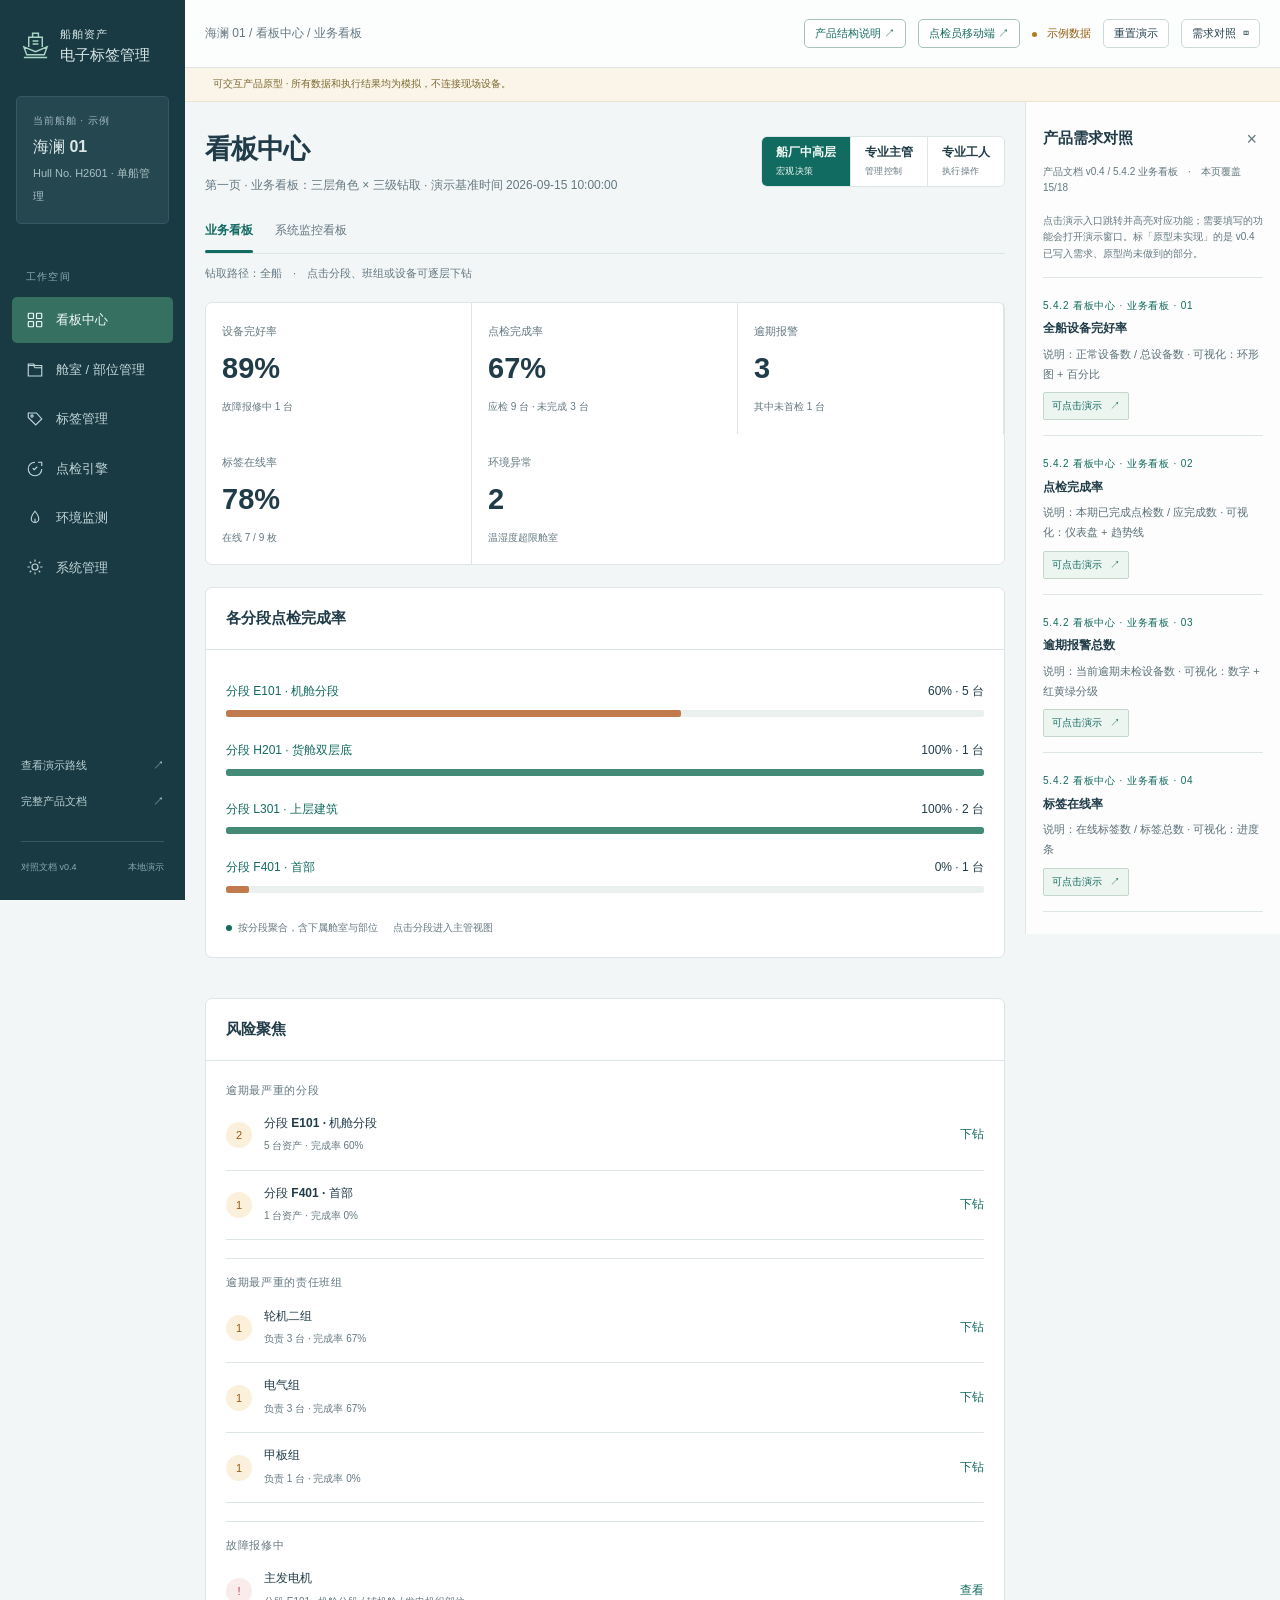
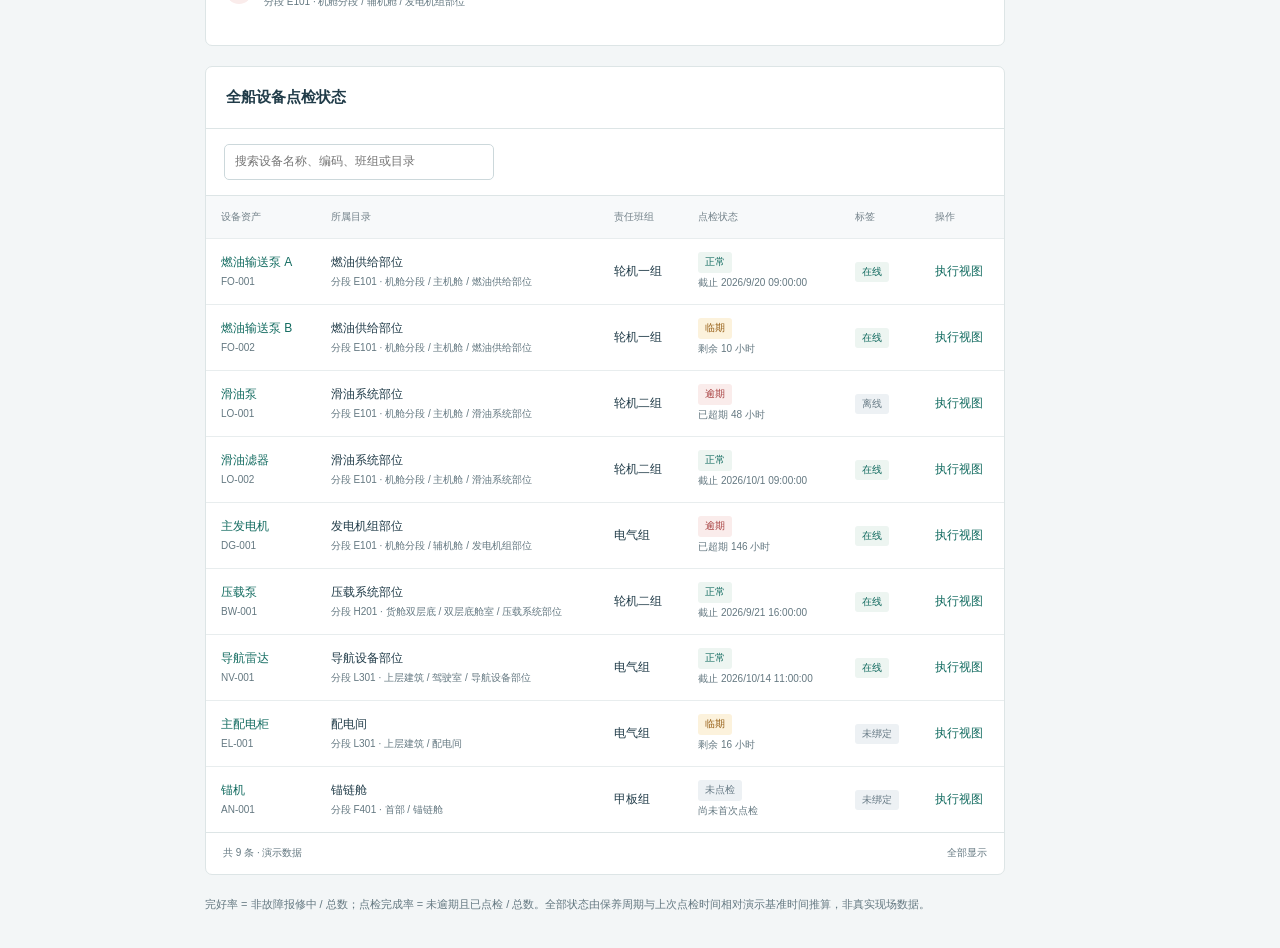
<file: 船舶资产电子标签管理系统-交互原型-v0.1.html>
<!doctype html>
<html lang="zh-CN"><head><meta charset="utf-8"><meta name="viewport" content="width=device-width,initial-scale=1"><title>正在打开页面</title><meta http-equiv="refresh" content="0;url=prototype.html"><script>location.replace("prototype.html" + location.search + location.hash);</script></head><body><p><a href="prototype.html">打开页面</a></p></body></html>
</file>
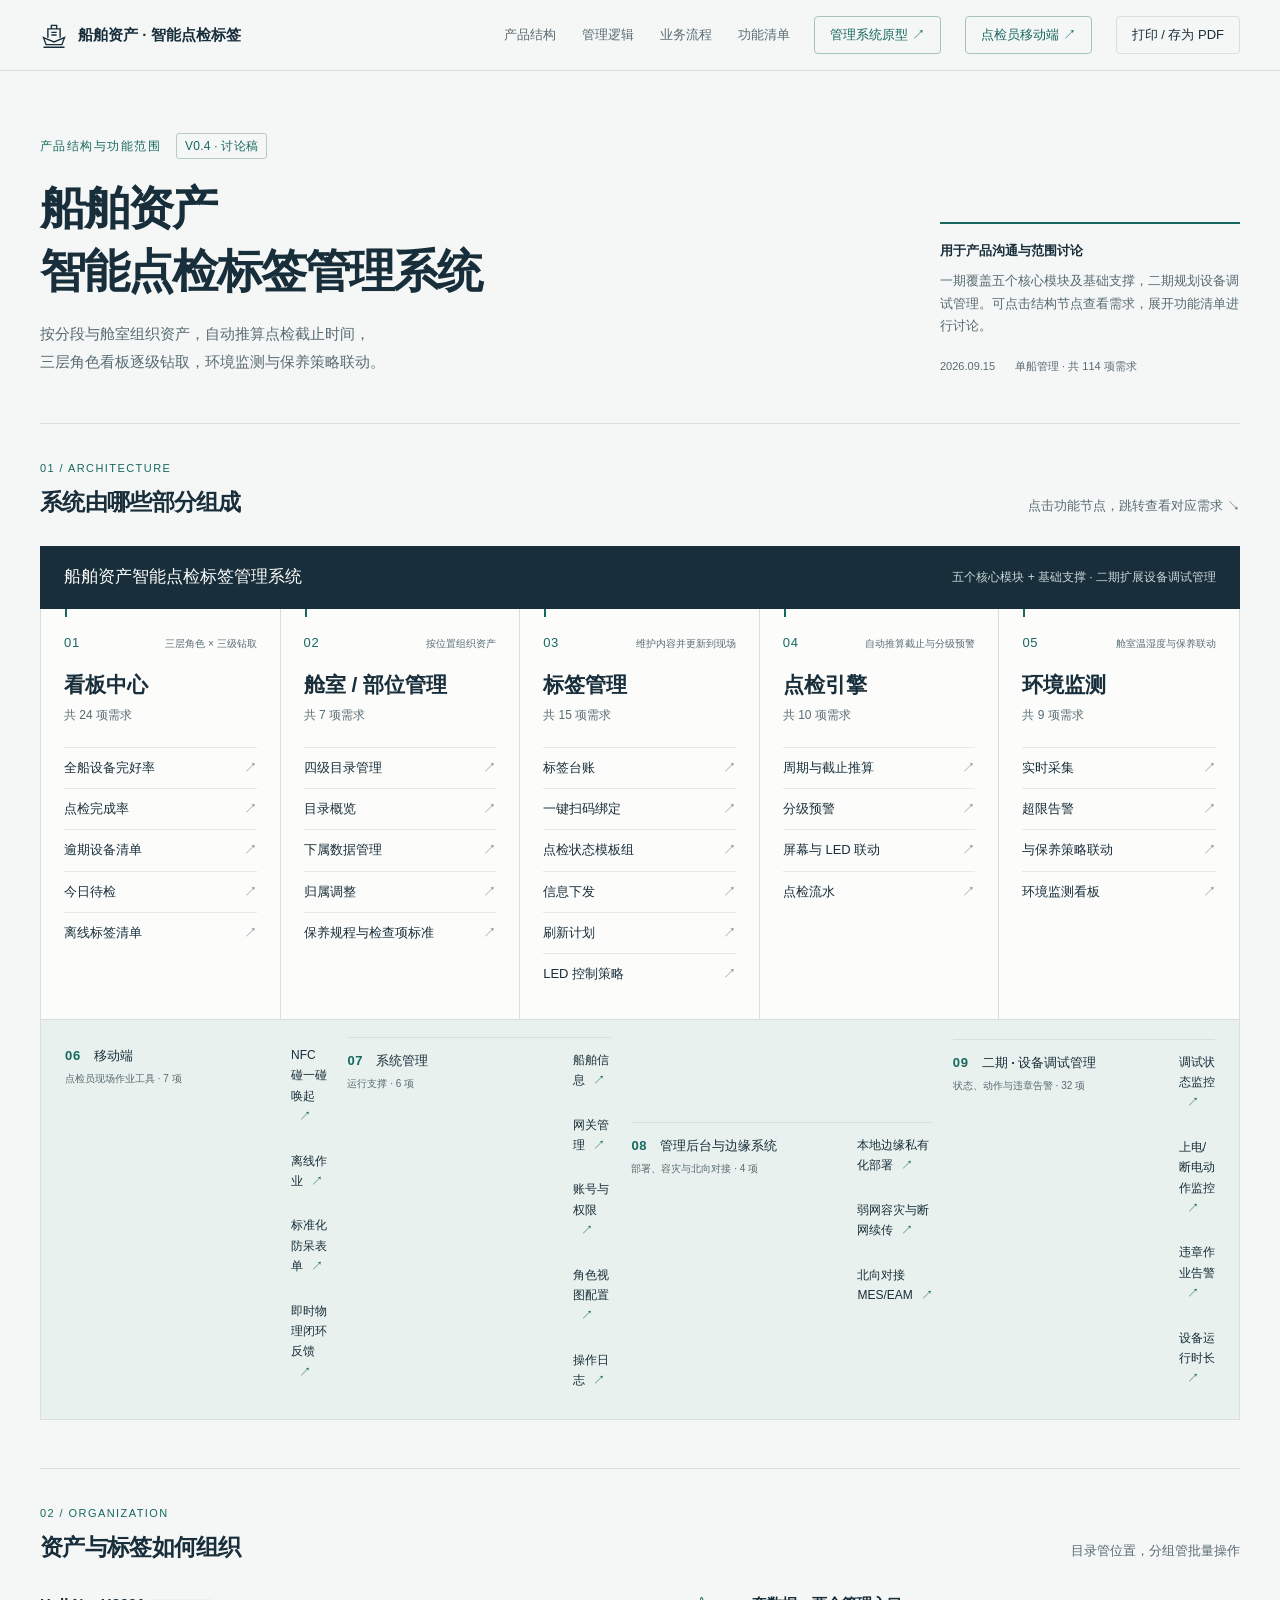
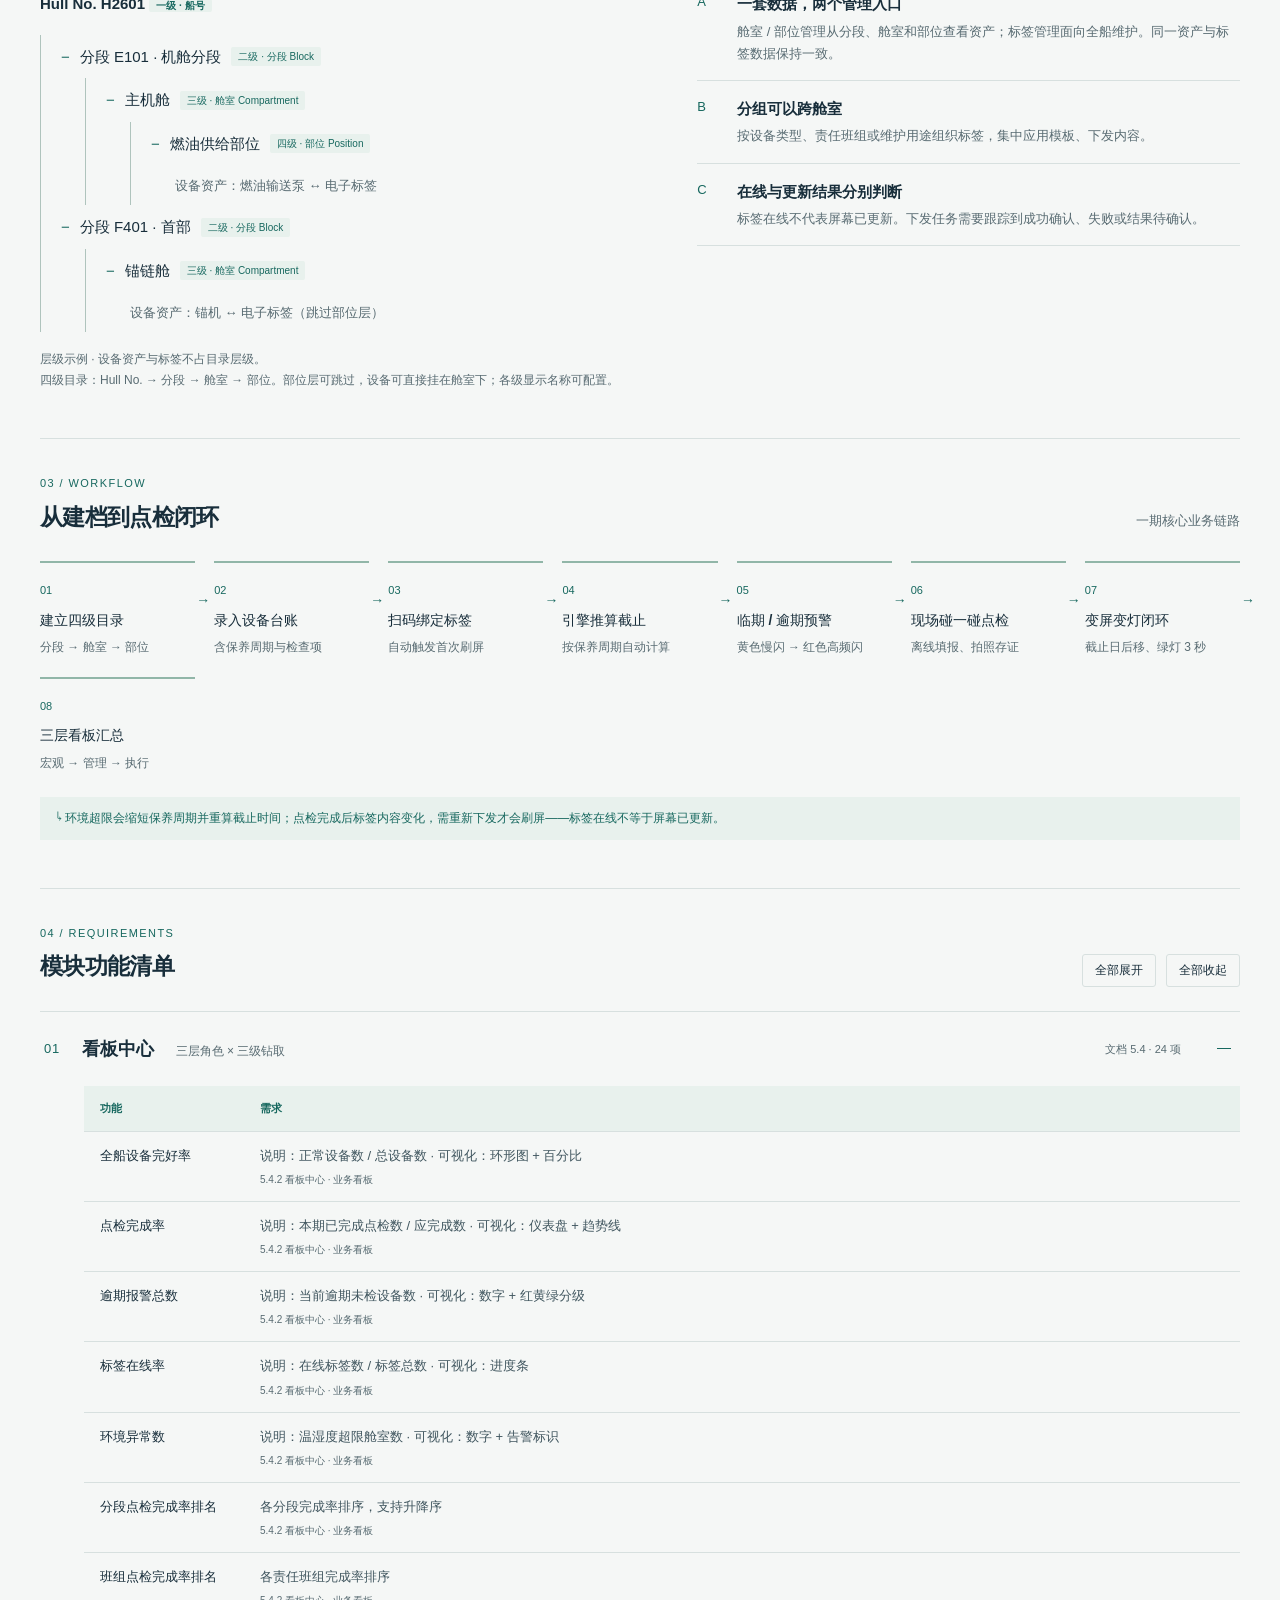
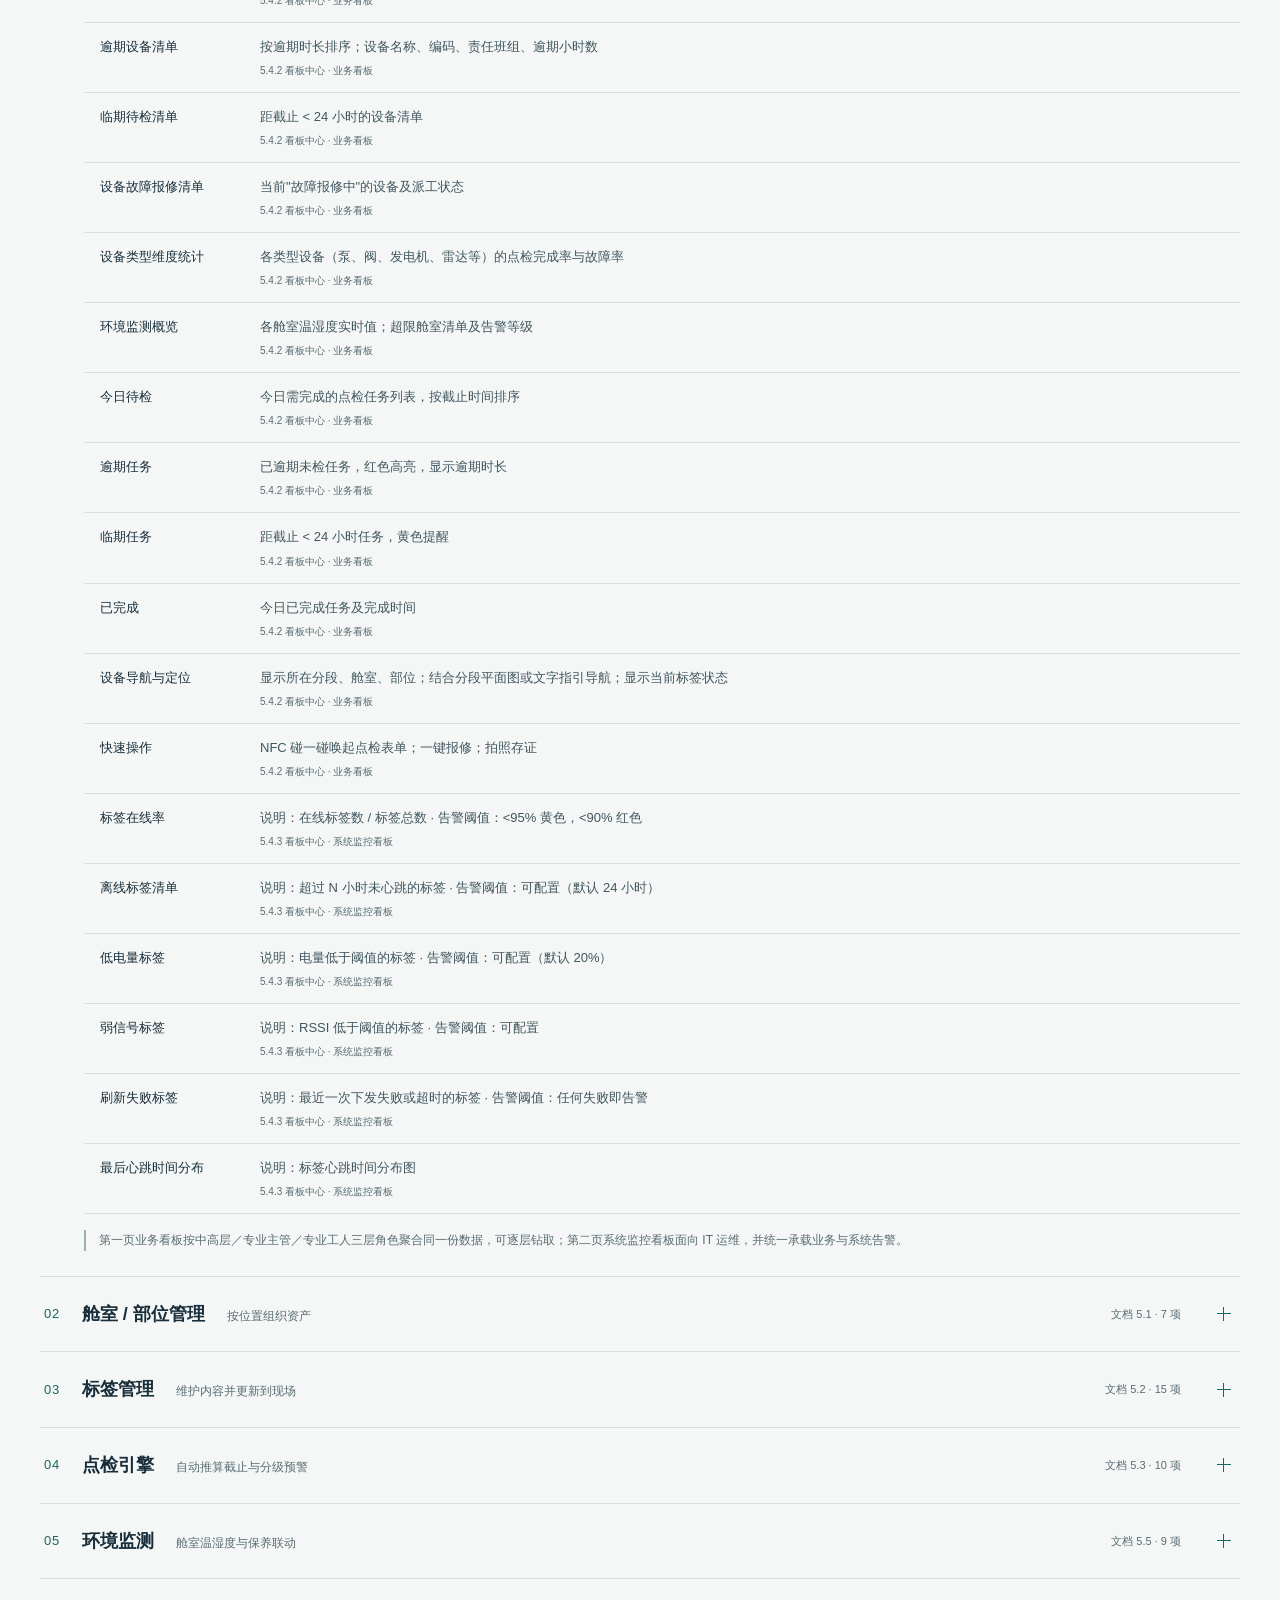
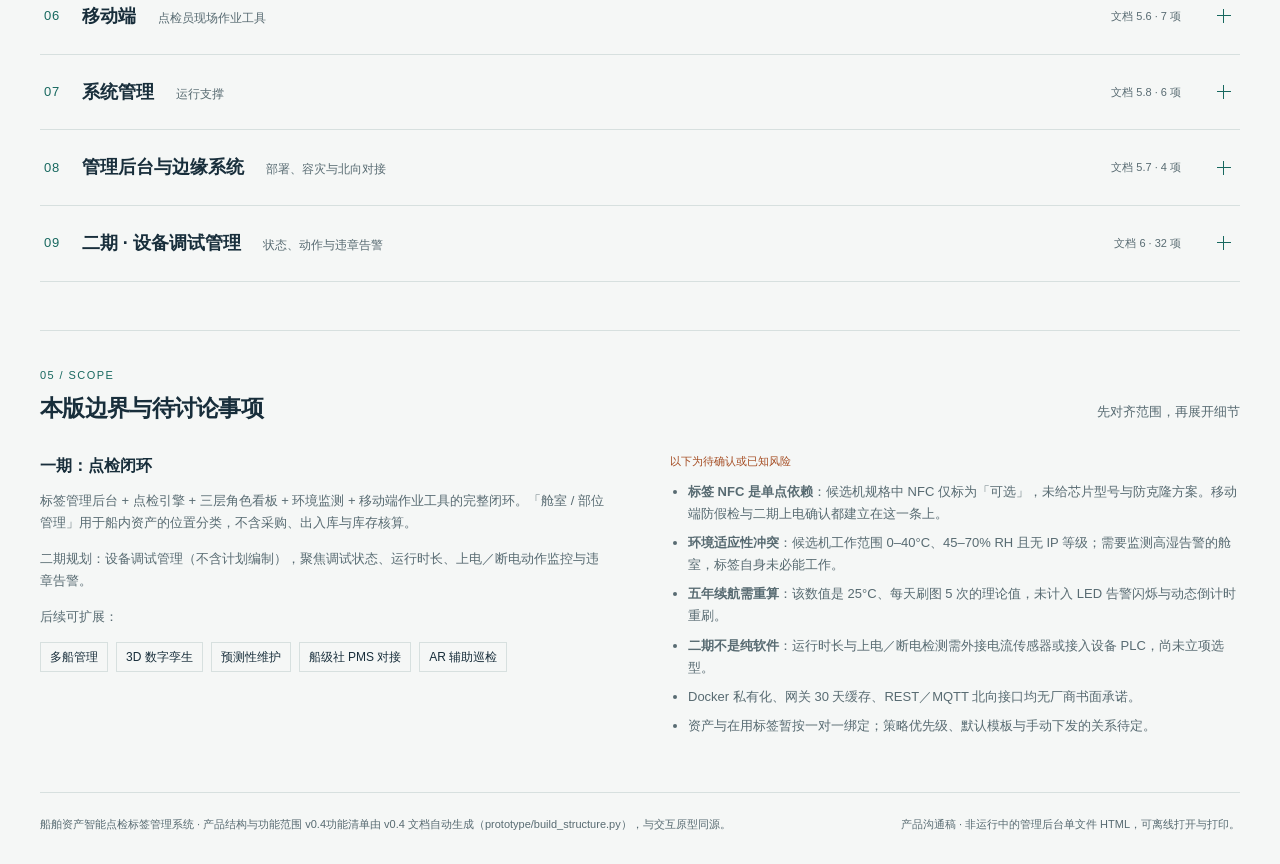
<file: 船舶资产电子标签管理系统-产品结构-v0.1.html>
<!doctype html>
<html lang="zh-CN"><head><meta charset="utf-8"><meta name="viewport" content="width=device-width,initial-scale=1"><title>正在打开页面</title><meta http-equiv="refresh" content="0;url=product-structure.html"><script>location.replace("product-structure.html" + location.search + location.hash);</script></head><body><p><a href="product-structure.html">打开页面</a></p></body></html>
</file>
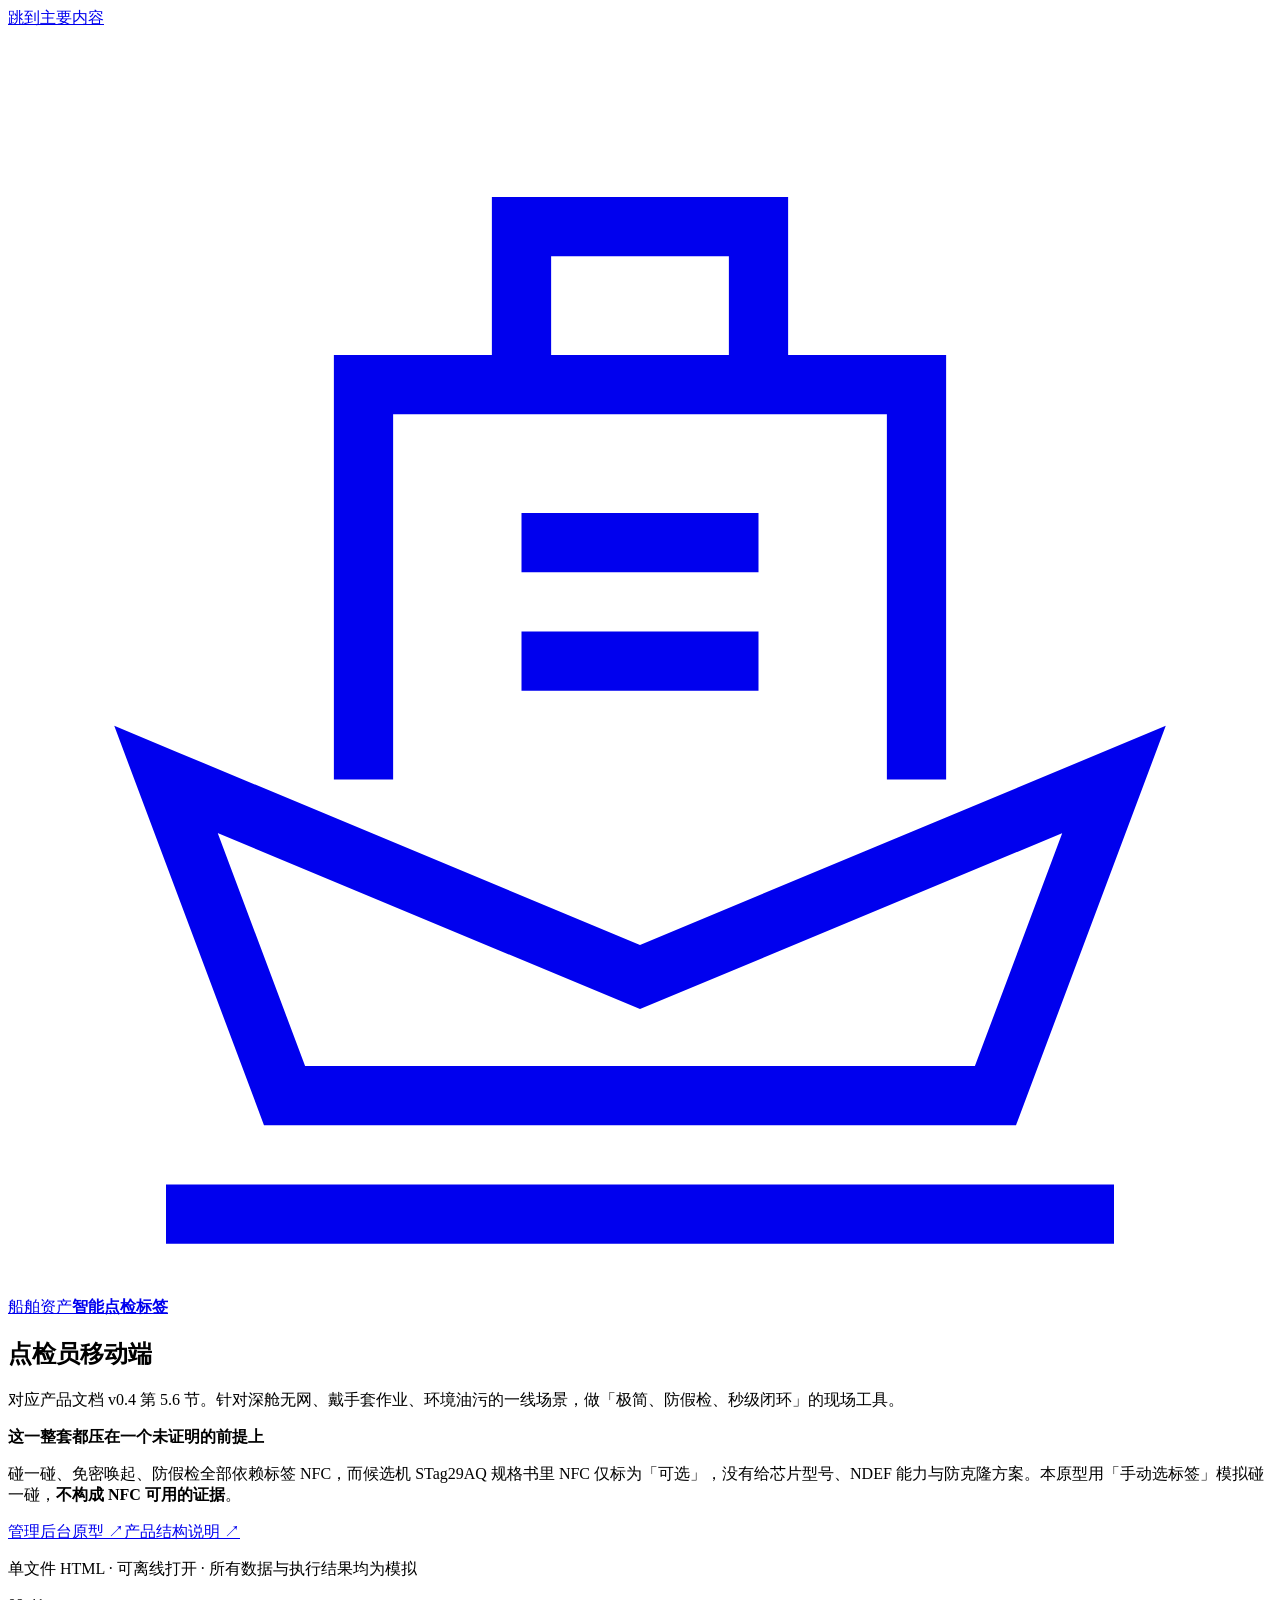
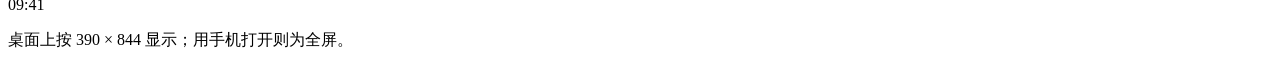
<file: mobile/shell.html>
<!doctype html>
<html lang="zh-CN"><head><meta charset="UTF-8"><meta name="viewport" content="width=device-width, initial-scale=1, viewport-fit=cover"><title>点检员移动端 · 交互原型</title><style>/* STYLES */</style></head>
<body>
<a class="skip" href="#screen">跳到主要内容</a>
<div class="stage">
 <aside class="stage-side">
  <a class="stage-brand" href="prototype.html"><svg viewBox="0 0 32 32" fill="none" aria-hidden="true"><path d="M4 19l12 5 12-5-3 8H7L4 19zM9 19V9h14v10M13 9V5h6v4M4 30h24M13 13h6M13 16h6" stroke="currentColor" stroke-width="1.5"/></svg><span>船舶资产<strong>智能点检标签</strong></span></a>
  <h1>点检员移动端</h1>
  <p class="stage-copy">对应产品文档 v0.4 第 5.6 节。针对深舱无网、戴手套作业、环境油污的一线场景，做「极简、防假检、秒级闭环」的现场工具。</p>
  <div class="stage-warn"><strong>这一整套都压在一个未证明的前提上</strong><p>碰一碰、免密唤起、防假检全部依赖标签 NFC，而候选机 STag29AQ 规格书里 NFC 仅标为「可选」，没有给芯片型号、NDEF 能力与防克隆方案。本原型用「手动选标签」模拟碰一碰，<b>不构成 NFC 可用的证据</b>。</p></div>
  <div class="stage-links"><a href="prototype.html">管理后台原型 ↗</a><a href="product-structure.html">产品结构说明 ↗</a></div>
  <p class="stage-foot">单文件 HTML · 可离线打开 · 所有数据与执行结果均为模拟</p>
 </aside>
 <div class="phone-wrap">
  <div class="phone">
   <div class="phone-top"><span id="clock">09:41</span><span class="phone-net" id="netbar"></span></div>
   <main id="screen" tabindex="-1"></main>
   <nav class="tabbar" id="tabbar" aria-label="底部导航"></nav>
  </div>
  <p class="phone-hint">桌面上按 390 × 844 显示；用手机打开则为全屏。</p>
 </div>
</div>
<div id="sheet" class="sheet" hidden><div class="sheet-panel" role="dialog" aria-modal="true" aria-labelledby="sheet-title"><div class="sheet-head"><h2 id="sheet-title"></h2><button class="icon-btn" data-action="sheet-close" aria-label="关闭">×</button></div><div id="sheet-body"></div></div></div>
<div id="toast" role="status" aria-live="polite"></div>
<script>/* DOCUMENT */
/* APP */</script>
</body></html>
</file>
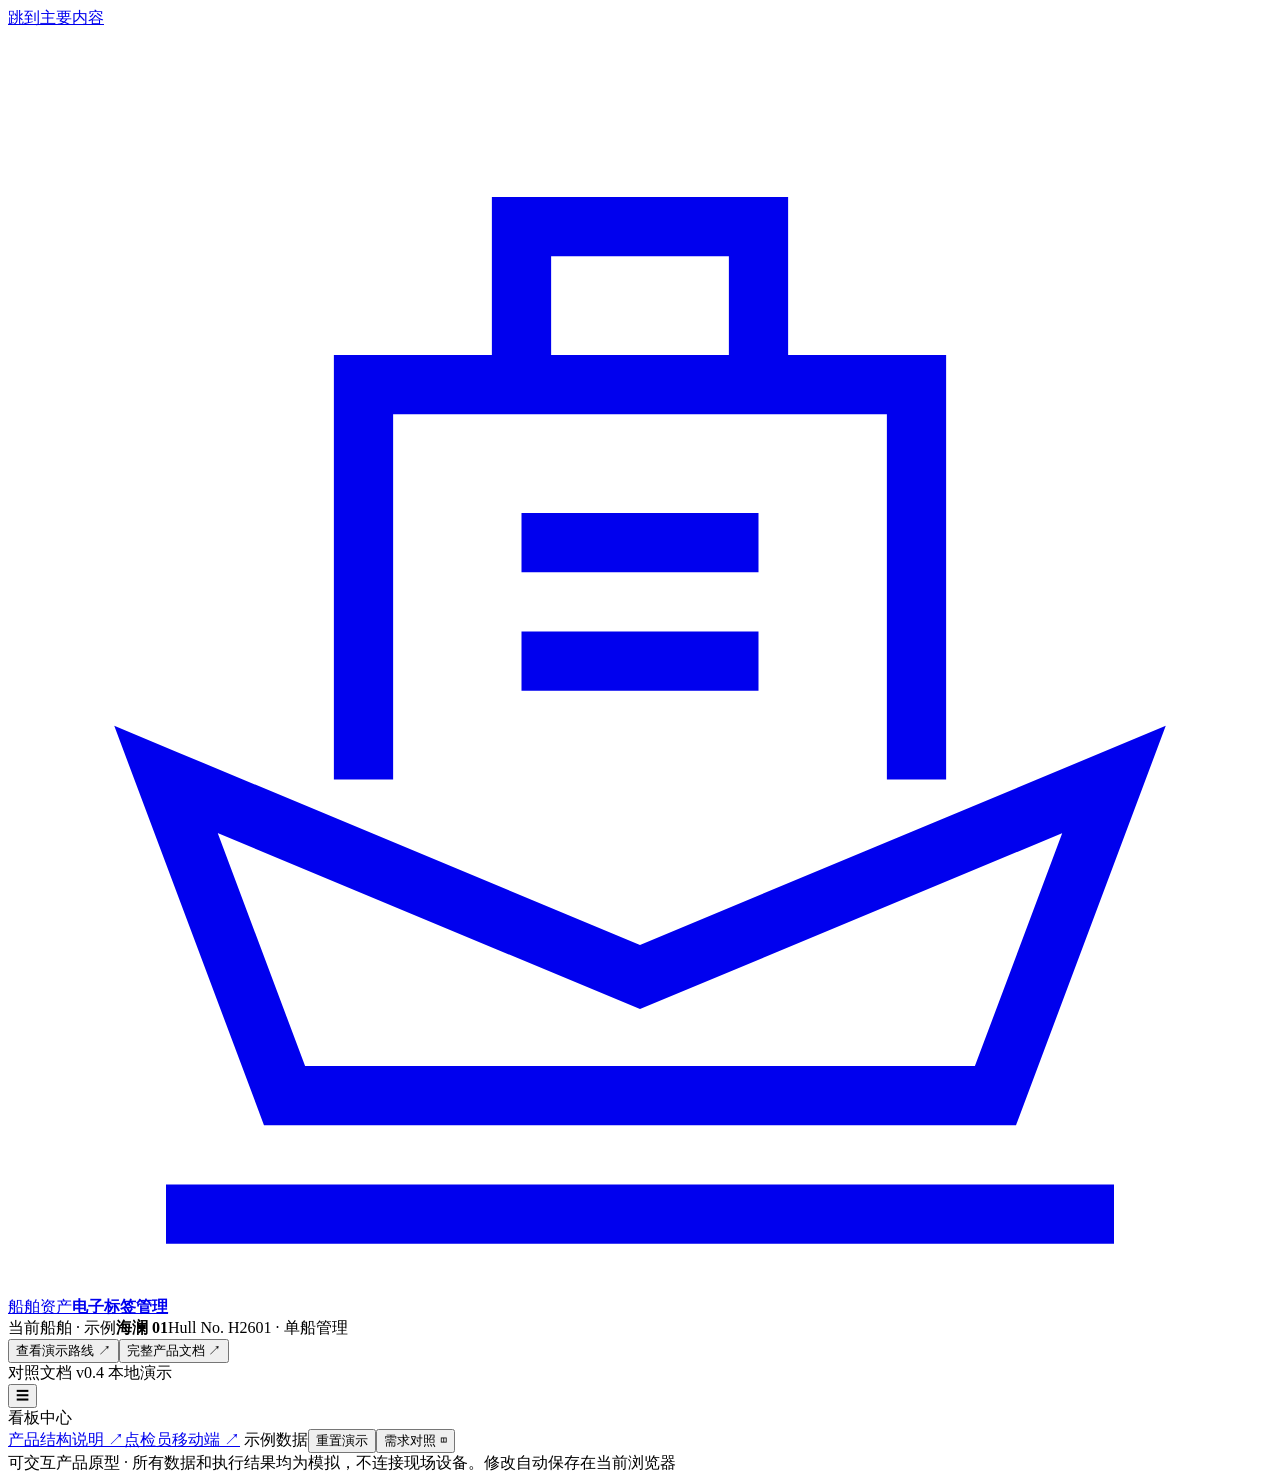
<file: prototype/shell.html>
<!doctype html>
<html lang="zh-CN"><head><meta charset="UTF-8"><meta name="viewport" content="width=device-width, initial-scale=1"><title>船舶资产智能点检标签管理系统 · 交互原型</title><style>/* STYLES */</style></head>
<body>
<a class="skip" href="#main">跳到主要内容</a>
<aside class="sidebar" id="sidebar">
 <a href="#overview" class="brand"><svg viewBox="0 0 32 32" fill="none" aria-hidden="true"><path d="M4 19l12 5 12-5-3 8H7L4 19zM9 19V9h14v10M13 9V5h6v4M4 30h24M13 13h6M13 16h6" stroke="currentColor" stroke-width="1.5"/></svg><span>船舶资产<strong>电子标签管理</strong></span></a>
 <div class="ship"><span class="small-label">当前船舶 · 示例</span><strong>海澜 01</strong><span>Hull No. H2601 · 单船管理</span></div>
 <nav id="nav" aria-label="主导航"></nav>
 <div class="side-bottom"><button data-action="guide">查看演示路线 <span>↗</span></button><button data-action="document">完整产品文档 <span>↗</span></button><div class="side-version">对照文档 v0.4 <span>本地演示</span></div></div>
</aside>
<div class="workspace">
 <header class="topbar"><button class="icon-btn mobile-nav" data-action="mobile-nav" aria-label="打开导航">☰</button><div id="breadcrumb">看板中心</div><div class="top-actions"><a class="btn small structure-link" href="product-structure.html">产品结构说明 ↗</a><a class="btn small structure-link" href="mobile.html">点检员移动端 ↗</a><span class="demo-badge"><i></i> 示例数据</span><button class="btn small" data-action="reset">重置演示</button><button class="btn small doc-toggle" data-action="toggle-doc" aria-expanded="true">需求对照 <span>◫</span></button></div></header>
 <div class="demo-strip">可交互产品原型 · 所有数据和执行结果均为模拟，不连接现场设备。<span>修改自动保存在当前浏览器</span></div>
 <div class="body-layout"><main id="main" tabindex="-1"></main><aside id="requirements" aria-label="产品需求对照"></aside></div>
</div>
<dialog id="dialog" aria-labelledby="dialog-title"><div class="dialog-header"><div><span class="small-label" id="dialog-kicker">交互演示</span><h2 id="dialog-title"></h2></div><button class="icon-btn" data-action="close-dialog" aria-label="关闭弹窗">×</button></div><div id="dialog-body"></div></dialog>
<div id="toast" role="status" aria-live="polite"></div>
<script>/* DOCUMENT */
/* APP */</script>
</body></html>
</file>
